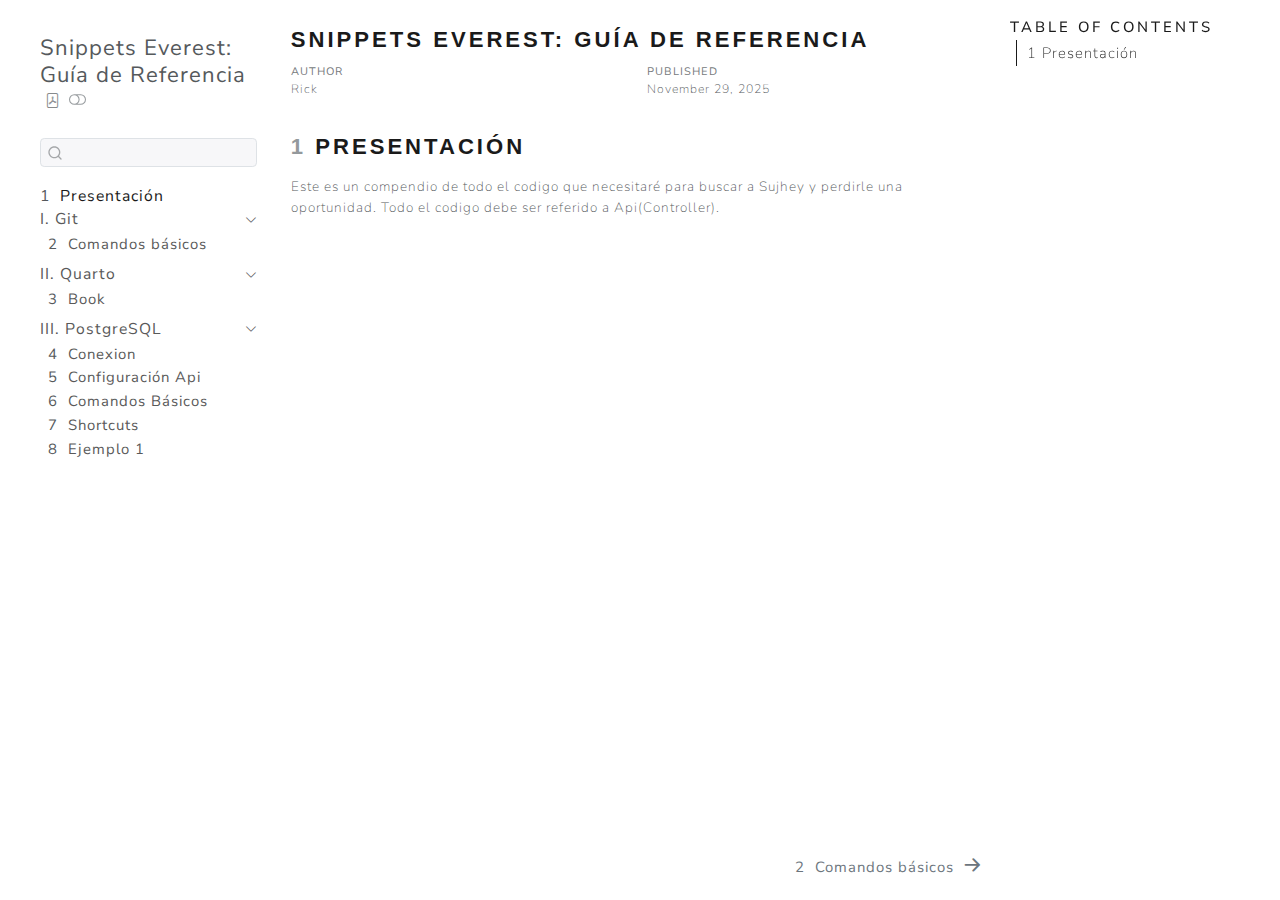
<file: index.html>
<!DOCTYPE html>
<html xmlns="http://www.w3.org/1999/xhtml" lang="en" xml:lang="en"><head>

<meta charset="utf-8">
<meta name="generator" content="quarto-1.7.23">

<meta name="viewport" content="width=device-width, initial-scale=1.0, user-scalable=yes">

<meta name="author" content="Rick">
<meta name="dcterms.date" content="2025-11-29">

<title>Snippets Everest: Guía de Referencia</title>
<style>
code{white-space: pre-wrap;}
span.smallcaps{font-variant: small-caps;}
div.columns{display: flex; gap: min(4vw, 1.5em);}
div.column{flex: auto; overflow-x: auto;}
div.hanging-indent{margin-left: 1.5em; text-indent: -1.5em;}
ul.task-list{list-style: none;}
ul.task-list li input[type="checkbox"] {
  width: 0.8em;
  margin: 0 0.8em 0.2em -1em; /* quarto-specific, see https://github.com/quarto-dev/quarto-cli/issues/4556 */ 
  vertical-align: middle;
}
</style>


<script src="site_libs/quarto-nav/quarto-nav.js"></script>
<script src="site_libs/quarto-nav/headroom.min.js"></script>
<script src="site_libs/clipboard/clipboard.min.js"></script>
<script src="site_libs/quarto-search/autocomplete.umd.js"></script>
<script src="site_libs/quarto-search/fuse.min.js"></script>
<script src="site_libs/quarto-search/quarto-search.js"></script>
<meta name="quarto:offset" content="./">
<link href="./Git/Comandos.html" rel="next">
<script src="site_libs/quarto-html/quarto.js" type="module"></script>
<script src="site_libs/quarto-html/tabsets/tabsets.js" type="module"></script>
<script src="site_libs/quarto-html/popper.min.js"></script>
<script src="site_libs/quarto-html/tippy.umd.min.js"></script>
<script src="site_libs/quarto-html/anchor.min.js"></script>
<link href="site_libs/quarto-html/tippy.css" rel="stylesheet">
<link href="site_libs/quarto-html/quarto-syntax-highlighting-dark-7271f29f9498218151f3120baddb7363.css" rel="stylesheet" class="quarto-color-scheme quarto-color-alternate" id="quarto-text-highlighting-styles">
<link href="site_libs/quarto-html/quarto-syntax-highlighting-226bd0f977fa82dfae4534cac220d79a.css" rel="stylesheet" class="quarto-color-scheme" id="quarto-text-highlighting-styles">
<script src="site_libs/bootstrap/bootstrap.min.js"></script>
<link href="site_libs/bootstrap/bootstrap-icons.css" rel="stylesheet">
<link href="site_libs/bootstrap/bootstrap-797cd9785c3901c68a1090156ceb6a41.min.css" rel="stylesheet" append-hash="true" class="quarto-color-scheme" id="quarto-bootstrap" data-mode="light">
<link href="site_libs/bootstrap/bootstrap-dark-58af68d1a1384f8c8ad4bd18c5f0ccb4.min.css" rel="stylesheet" append-hash="true" class="quarto-color-scheme quarto-color-alternate" id="quarto-bootstrap" data-mode="dark">
<link href="site_libs/bootstrap/bootstrap-797cd9785c3901c68a1090156ceb6a41.min.css" rel="stylesheet" append-hash="true" class="quarto-color-scheme-extra" id="quarto-bootstrap" data-mode="light">
<script id="quarto-search-options" type="application/json">{
  "location": "sidebar",
  "copy-button": false,
  "collapse-after": 3,
  "panel-placement": "start",
  "type": "textbox",
  "limit": 50,
  "keyboard-shortcut": [
    "f",
    "/",
    "s"
  ],
  "show-item-context": false,
  "language": {
    "search-no-results-text": "No results",
    "search-matching-documents-text": "matching documents",
    "search-copy-link-title": "Copy link to search",
    "search-hide-matches-text": "Hide additional matches",
    "search-more-match-text": "more match in this document",
    "search-more-matches-text": "more matches in this document",
    "search-clear-button-title": "Clear",
    "search-text-placeholder": "",
    "search-detached-cancel-button-title": "Cancel",
    "search-submit-button-title": "Submit",
    "search-label": "Search"
  }
}</script>


<link rel="stylesheet" href="https://fonts.googleapis.com/css2?family=Open+Sans:ital,wght@0,300..800;1,300..800&amp;display=swap">
<link rel="stylesheet" href="https://cdn.jsdelivr.net/npm/bootstrap-icons@1.11.3/font/bootstrap-icons.min.css">
<link rel="stylesheet" href="style.css">
</head>

<body class="nav-sidebar floating quarto-light"><script id="quarto-html-before-body" type="application/javascript">
    const toggleBodyColorMode = (bsSheetEl) => {
      const mode = bsSheetEl.getAttribute("data-mode");
      const bodyEl = window.document.querySelector("body");
      if (mode === "dark") {
        bodyEl.classList.add("quarto-dark");
        bodyEl.classList.remove("quarto-light");
      } else {
        bodyEl.classList.add("quarto-light");
        bodyEl.classList.remove("quarto-dark");
      }
    }
    const toggleBodyColorPrimary = () => {
      const bsSheetEl = window.document.querySelector("link#quarto-bootstrap:not([rel=disabled-stylesheet])");
      if (bsSheetEl) {
        toggleBodyColorMode(bsSheetEl);
      }
    }
    window.setColorSchemeToggle = (alternate) => {
      const toggles = window.document.querySelectorAll('.quarto-color-scheme-toggle');
      for (let i=0; i < toggles.length; i++) {
        const toggle = toggles[i];
        if (toggle) {
          if (alternate) {
            toggle.classList.add("alternate");
          } else {
            toggle.classList.remove("alternate");
          }
        }
      }
    };
    const toggleColorMode = (alternate) => {
      // Switch the stylesheets
      const primaryStylesheets = window.document.querySelectorAll('link.quarto-color-scheme:not(.quarto-color-alternate)');
      const alternateStylesheets = window.document.querySelectorAll('link.quarto-color-scheme.quarto-color-alternate');
      manageTransitions('#quarto-margin-sidebar .nav-link', false);
      if (alternate) {
        // note: dark is layered on light, we don't disable primary!
        enableStylesheet(alternateStylesheets);
        for (const sheetNode of alternateStylesheets) {
          if (sheetNode.id === "quarto-bootstrap") {
            toggleBodyColorMode(sheetNode);
          }
        }
      } else {
        disableStylesheet(alternateStylesheets);
        enableStylesheet(primaryStylesheets)
        toggleBodyColorPrimary();
      }
      manageTransitions('#quarto-margin-sidebar .nav-link', true);
      // Switch the toggles
      window.setColorSchemeToggle(alternate)
      // Hack to workaround the fact that safari doesn't
      // properly recolor the scrollbar when toggling (#1455)
      if (navigator.userAgent.indexOf('Safari') > 0 && navigator.userAgent.indexOf('Chrome') == -1) {
        manageTransitions("body", false);
        window.scrollTo(0, 1);
        setTimeout(() => {
          window.scrollTo(0, 0);
          manageTransitions("body", true);
        }, 40);
      }
    }
    const disableStylesheet = (stylesheets) => {
      for (let i=0; i < stylesheets.length; i++) {
        const stylesheet = stylesheets[i];
        stylesheet.rel = 'disabled-stylesheet';
      }
    }
    const enableStylesheet = (stylesheets) => {
      for (let i=0; i < stylesheets.length; i++) {
        const stylesheet = stylesheets[i];
        if(stylesheet.rel !== 'stylesheet') { // for Chrome, which will still FOUC without this check
          stylesheet.rel = 'stylesheet';
        }
      }
    }
    const manageTransitions = (selector, allowTransitions) => {
      const els = window.document.querySelectorAll(selector);
      for (let i=0; i < els.length; i++) {
        const el = els[i];
        if (allowTransitions) {
          el.classList.remove('notransition');
        } else {
          el.classList.add('notransition');
        }
      }
    }
    const isFileUrl = () => {
      return window.location.protocol === 'file:';
    }
    window.hasAlternateSentinel = () => {
      let styleSentinel = getColorSchemeSentinel();
      if (styleSentinel !== null) {
        return styleSentinel === "alternate";
      } else {
        return false;
      }
    }
    const setStyleSentinel = (alternate) => {
      const value = alternate ? "alternate" : "default";
      if (!isFileUrl()) {
        window.localStorage.setItem("quarto-color-scheme", value);
      } else {
        localAlternateSentinel = value;
      }
    }
    const getColorSchemeSentinel = () => {
      if (!isFileUrl()) {
        const storageValue = window.localStorage.getItem("quarto-color-scheme");
        return storageValue != null ? storageValue : localAlternateSentinel;
      } else {
        return localAlternateSentinel;
      }
    }
    const toggleGiscusIfUsed = (isAlternate, darkModeDefault) => {
      const baseTheme = document.querySelector('#giscus-base-theme')?.value ?? 'light';
      const alternateTheme = document.querySelector('#giscus-alt-theme')?.value ?? 'dark';
      let newTheme = '';
      if(darkModeDefault) {
        newTheme = isAlternate ? baseTheme : alternateTheme;
      } else {
        newTheme = isAlternate ? alternateTheme : baseTheme;
      }
      const changeGiscusTheme = () => {
        // From: https://github.com/giscus/giscus/issues/336
        const sendMessage = (message) => {
          const iframe = document.querySelector('iframe.giscus-frame');
          if (!iframe) return;
          iframe.contentWindow.postMessage({ giscus: message }, 'https://giscus.app');
        }
        sendMessage({
          setConfig: {
            theme: newTheme
          }
        });
      }
      const isGiscussLoaded = window.document.querySelector('iframe.giscus-frame') !== null;
      if (isGiscussLoaded) {
        changeGiscusTheme();
      }
    };
    const darkModeDefault = false;
    document.querySelector('link.quarto-color-scheme-extra').rel = 'disabled-stylesheet';
    let localAlternateSentinel = darkModeDefault ? 'alternate' : 'default';
    // Dark / light mode switch
    window.quartoToggleColorScheme = () => {
      // Read the current dark / light value
      let toAlternate = !window.hasAlternateSentinel();
      toggleColorMode(toAlternate);
      setStyleSentinel(toAlternate);
      toggleGiscusIfUsed(toAlternate, darkModeDefault);
    };
    // Switch to dark mode if need be
    if (window.hasAlternateSentinel()) {
      toggleColorMode(true);
    } else {
      toggleColorMode(false);
    }
  </script>

<div id="quarto-search-results"></div>
  <header id="quarto-header" class="headroom fixed-top">
  <nav class="quarto-secondary-nav">
    <div class="container-fluid d-flex">
      <button type="button" class="quarto-btn-toggle btn" data-bs-toggle="collapse" role="button" data-bs-target=".quarto-sidebar-collapse-item" aria-controls="quarto-sidebar" aria-expanded="false" aria-label="Toggle sidebar navigation" onclick="if (window.quartoToggleHeadroom) { window.quartoToggleHeadroom(); }">
        <i class="bi bi-layout-text-sidebar-reverse"></i>
      </button>
        <nav class="quarto-page-breadcrumbs" aria-label="breadcrumb"><ol class="breadcrumb"><li class="breadcrumb-item"><a href="./index.html"><span class="chapter-number">1</span>&nbsp; <span class="chapter-title">Presentación</span></a></li></ol></nav>
        <a class="flex-grow-1" role="navigation" data-bs-toggle="collapse" data-bs-target=".quarto-sidebar-collapse-item" aria-controls="quarto-sidebar" aria-expanded="false" aria-label="Toggle sidebar navigation" onclick="if (window.quartoToggleHeadroom) { window.quartoToggleHeadroom(); }">      
        </a>
      <button type="button" class="btn quarto-search-button" aria-label="Search" onclick="window.quartoOpenSearch();">
        <i class="bi bi-search"></i>
      </button>
    </div>
  </nav>
</header>
<!-- content -->
<div id="quarto-content" class="quarto-container page-columns page-rows-contents page-layout-article">
<!-- sidebar -->
  <nav id="quarto-sidebar" class="sidebar collapse collapse-horizontal quarto-sidebar-collapse-item sidebar-navigation floating overflow-auto">
    <div class="pt-lg-2 mt-2 text-left sidebar-header">
    <div class="sidebar-title mb-0 py-0">
      <a href="./">Snippets Everest: Guía de Referencia</a> 
        <div class="sidebar-tools-main">
    <a href="./Snippets-Everest--Guía-de-Referencia.pdf" title="Download PDF" class="quarto-navigation-tool px-1" aria-label="Download PDF"><i class="bi bi-file-pdf"></i></a>
  <a href="" class="quarto-color-scheme-toggle quarto-navigation-tool  px-1" onclick="window.quartoToggleColorScheme(); return false;" title="Toggle dark mode"><i class="bi"></i></a>
</div>
    </div>
      </div>
        <div class="mt-2 flex-shrink-0 align-items-center">
        <div class="sidebar-search">
        <div id="quarto-search" class="" title="Search"></div>
        </div>
        </div>
    <div class="sidebar-menu-container"> 
    <ul class="list-unstyled mt-1">
        <li class="sidebar-item">
  <div class="sidebar-item-container"> 
  <a href="./index.html" class="sidebar-item-text sidebar-link active">
 <span class="menu-text"><span class="chapter-number">1</span>&nbsp; <span class="chapter-title">Presentación</span></span></a>
  </div>
</li>
        <li class="sidebar-item sidebar-item-section">
      <div class="sidebar-item-container"> 
            <a class="sidebar-item-text sidebar-link text-start" data-bs-toggle="collapse" data-bs-target="#quarto-sidebar-section-1" role="navigation" aria-expanded="true">
 <span class="menu-text">I. Git</span></a>
          <a class="sidebar-item-toggle text-start" data-bs-toggle="collapse" data-bs-target="#quarto-sidebar-section-1" role="navigation" aria-expanded="true" aria-label="Toggle section">
            <i class="bi bi-chevron-right ms-2"></i>
          </a> 
      </div>
      <ul id="quarto-sidebar-section-1" class="collapse list-unstyled sidebar-section depth1 show">  
          <li class="sidebar-item">
  <div class="sidebar-item-container"> 
  <a href="./Git/Comandos.html" class="sidebar-item-text sidebar-link">
 <span class="menu-text"><span class="chapter-number">2</span>&nbsp; <span class="chapter-title">Comandos básicos</span></span></a>
  </div>
</li>
      </ul>
  </li>
        <li class="sidebar-item sidebar-item-section">
      <div class="sidebar-item-container"> 
            <a class="sidebar-item-text sidebar-link text-start" data-bs-toggle="collapse" data-bs-target="#quarto-sidebar-section-2" role="navigation" aria-expanded="true">
 <span class="menu-text">II. Quarto</span></a>
          <a class="sidebar-item-toggle text-start" data-bs-toggle="collapse" data-bs-target="#quarto-sidebar-section-2" role="navigation" aria-expanded="true" aria-label="Toggle section">
            <i class="bi bi-chevron-right ms-2"></i>
          </a> 
      </div>
      <ul id="quarto-sidebar-section-2" class="collapse list-unstyled sidebar-section depth1 show">  
          <li class="sidebar-item">
  <div class="sidebar-item-container"> 
  <a href="./QuartoDoc/Book.html" class="sidebar-item-text sidebar-link">
 <span class="menu-text"><span class="chapter-number">3</span>&nbsp; <span class="chapter-title">Book</span></span></a>
  </div>
</li>
      </ul>
  </li>
        <li class="sidebar-item sidebar-item-section">
      <div class="sidebar-item-container"> 
            <a class="sidebar-item-text sidebar-link text-start" data-bs-toggle="collapse" data-bs-target="#quarto-sidebar-section-3" role="navigation" aria-expanded="true">
 <span class="menu-text">III. PostgreSQL</span></a>
          <a class="sidebar-item-toggle text-start" data-bs-toggle="collapse" data-bs-target="#quarto-sidebar-section-3" role="navigation" aria-expanded="true" aria-label="Toggle section">
            <i class="bi bi-chevron-right ms-2"></i>
          </a> 
      </div>
      <ul id="quarto-sidebar-section-3" class="collapse list-unstyled sidebar-section depth1 show">  
          <li class="sidebar-item">
  <div class="sidebar-item-container"> 
  <a href="./PostgreSql/Conexion.html" class="sidebar-item-text sidebar-link">
 <span class="menu-text"><span class="chapter-number">4</span>&nbsp; <span class="chapter-title">Conexion</span></span></a>
  </div>
</li>
          <li class="sidebar-item">
  <div class="sidebar-item-container"> 
  <a href="./PostgreSql/ConfigApi.html" class="sidebar-item-text sidebar-link">
 <span class="menu-text"><span class="chapter-number">5</span>&nbsp; <span class="chapter-title">Configuración Api</span></span></a>
  </div>
</li>
          <li class="sidebar-item">
  <div class="sidebar-item-container"> 
  <a href="./PostgreSql/ComandosBasicos.html" class="sidebar-item-text sidebar-link">
 <span class="menu-text"><span class="chapter-number">6</span>&nbsp; <span class="chapter-title">Comandos Básicos</span></span></a>
  </div>
</li>
          <li class="sidebar-item">
  <div class="sidebar-item-container"> 
  <a href="./PostgreSql/Utilidades.html" class="sidebar-item-text sidebar-link">
 <span class="menu-text"><span class="chapter-number">7</span>&nbsp; <span class="chapter-title">Shortcuts</span></span></a>
  </div>
</li>
          <li class="sidebar-item">
  <div class="sidebar-item-container"> 
  <a href="./PostgreSql/Ejemplo1.html" class="sidebar-item-text sidebar-link">
 <span class="menu-text"><span class="chapter-number">8</span>&nbsp; <span class="chapter-title">Ejemplo 1</span></span></a>
  </div>
</li>
      </ul>
  </li>
    </ul>
    </div>
</nav>
<div id="quarto-sidebar-glass" class="quarto-sidebar-collapse-item" data-bs-toggle="collapse" data-bs-target=".quarto-sidebar-collapse-item"></div>
<!-- margin-sidebar -->
    <div id="quarto-margin-sidebar" class="sidebar margin-sidebar">
        <nav id="TOC" role="doc-toc" class="toc-active">
    <h2 id="toc-title">Table of contents</h2>
   
  <ul>
  <li><a href="#presentación" id="toc-presentación" class="nav-link active" data-scroll-target="#presentación"><span class="header-section-number">1</span> Presentación</a></li>
  </ul>
</nav>
    </div>
<!-- main -->
<main class="content" id="quarto-document-content">


<header id="title-block-header" class="quarto-title-block default">
<div class="quarto-title">
<h1 class="title">Snippets Everest: Guía de Referencia</h1>
</div>



<div class="quarto-title-meta">

    <div>
    <div class="quarto-title-meta-heading">Author</div>
    <div class="quarto-title-meta-contents">
             <p>Rick </p>
          </div>
  </div>
    
    <div>
    <div class="quarto-title-meta-heading">Published</div>
    <div class="quarto-title-meta-contents">
      <p class="date">November 29, 2025</p>
    </div>
  </div>
  
    
  </div>
  


</header>


<section id="presentación" class="level1" data-number="1">
<h1 data-number="1"><span class="header-section-number">1</span> Presentación</h1>
<p>Este es un compendio de todo el codigo que necesitaré para buscar a Sujhey y perdirle una oportunidad. Todo el codigo debe ser referido a Api(Controller).</p>


</section>

</main> <!-- /main -->
<script id="quarto-html-after-body" type="application/javascript">
  window.document.addEventListener("DOMContentLoaded", function (event) {
    // Ensure there is a toggle, if there isn't float one in the top right
    if (window.document.querySelector('.quarto-color-scheme-toggle') === null) {
      const a = window.document.createElement('a');
      a.classList.add('top-right');
      a.classList.add('quarto-color-scheme-toggle');
      a.href = "";
      a.onclick = function() { try { window.quartoToggleColorScheme(); } catch {} return false; };
      const i = window.document.createElement("i");
      i.classList.add('bi');
      a.appendChild(i);
      window.document.body.appendChild(a);
    }
    window.setColorSchemeToggle(window.hasAlternateSentinel())
    const icon = "";
    const anchorJS = new window.AnchorJS();
    anchorJS.options = {
      placement: 'right',
      icon: icon
    };
    anchorJS.add('.anchored');
    const isCodeAnnotation = (el) => {
      for (const clz of el.classList) {
        if (clz.startsWith('code-annotation-')) {                     
          return true;
        }
      }
      return false;
    }
    const onCopySuccess = function(e) {
      // button target
      const button = e.trigger;
      // don't keep focus
      button.blur();
      // flash "checked"
      button.classList.add('code-copy-button-checked');
      var currentTitle = button.getAttribute("title");
      button.setAttribute("title", "Copied!");
      let tooltip;
      if (window.bootstrap) {
        button.setAttribute("data-bs-toggle", "tooltip");
        button.setAttribute("data-bs-placement", "left");
        button.setAttribute("data-bs-title", "Copied!");
        tooltip = new bootstrap.Tooltip(button, 
          { trigger: "manual", 
            customClass: "code-copy-button-tooltip",
            offset: [0, -8]});
        tooltip.show();    
      }
      setTimeout(function() {
        if (tooltip) {
          tooltip.hide();
          button.removeAttribute("data-bs-title");
          button.removeAttribute("data-bs-toggle");
          button.removeAttribute("data-bs-placement");
        }
        button.setAttribute("title", currentTitle);
        button.classList.remove('code-copy-button-checked');
      }, 1000);
      // clear code selection
      e.clearSelection();
    }
    const getTextToCopy = function(trigger) {
        const codeEl = trigger.previousElementSibling.cloneNode(true);
        for (const childEl of codeEl.children) {
          if (isCodeAnnotation(childEl)) {
            childEl.remove();
          }
        }
        return codeEl.innerText;
    }
    const clipboard = new window.ClipboardJS('.code-copy-button:not([data-in-quarto-modal])', {
      text: getTextToCopy
    });
    clipboard.on('success', onCopySuccess);
    if (window.document.getElementById('quarto-embedded-source-code-modal')) {
      const clipboardModal = new window.ClipboardJS('.code-copy-button[data-in-quarto-modal]', {
        text: getTextToCopy,
        container: window.document.getElementById('quarto-embedded-source-code-modal')
      });
      clipboardModal.on('success', onCopySuccess);
    }
      var localhostRegex = new RegExp(/^(?:http|https):\/\/localhost\:?[0-9]*\//);
      var mailtoRegex = new RegExp(/^mailto:/);
        var filterRegex = new RegExp('/' + window.location.host + '/');
      var isInternal = (href) => {
          return filterRegex.test(href) || localhostRegex.test(href) || mailtoRegex.test(href);
      }
      // Inspect non-navigation links and adorn them if external
     var links = window.document.querySelectorAll('a[href]:not(.nav-link):not(.navbar-brand):not(.toc-action):not(.sidebar-link):not(.sidebar-item-toggle):not(.pagination-link):not(.no-external):not([aria-hidden]):not(.dropdown-item):not(.quarto-navigation-tool):not(.about-link)');
      for (var i=0; i<links.length; i++) {
        const link = links[i];
        if (!isInternal(link.href)) {
          // undo the damage that might have been done by quarto-nav.js in the case of
          // links that we want to consider external
          if (link.dataset.originalHref !== undefined) {
            link.href = link.dataset.originalHref;
          }
        }
      }
    function tippyHover(el, contentFn, onTriggerFn, onUntriggerFn) {
      const config = {
        allowHTML: true,
        maxWidth: 500,
        delay: 100,
        arrow: false,
        appendTo: function(el) {
            return el.parentElement;
        },
        interactive: true,
        interactiveBorder: 10,
        theme: 'quarto',
        placement: 'bottom-start',
      };
      if (contentFn) {
        config.content = contentFn;
      }
      if (onTriggerFn) {
        config.onTrigger = onTriggerFn;
      }
      if (onUntriggerFn) {
        config.onUntrigger = onUntriggerFn;
      }
      window.tippy(el, config); 
    }
    const noterefs = window.document.querySelectorAll('a[role="doc-noteref"]');
    for (var i=0; i<noterefs.length; i++) {
      const ref = noterefs[i];
      tippyHover(ref, function() {
        // use id or data attribute instead here
        let href = ref.getAttribute('data-footnote-href') || ref.getAttribute('href');
        try { href = new URL(href).hash; } catch {}
        const id = href.replace(/^#\/?/, "");
        const note = window.document.getElementById(id);
        if (note) {
          return note.innerHTML;
        } else {
          return "";
        }
      });
    }
    const xrefs = window.document.querySelectorAll('a.quarto-xref');
    const processXRef = (id, note) => {
      // Strip column container classes
      const stripColumnClz = (el) => {
        el.classList.remove("page-full", "page-columns");
        if (el.children) {
          for (const child of el.children) {
            stripColumnClz(child);
          }
        }
      }
      stripColumnClz(note)
      if (id === null || id.startsWith('sec-')) {
        // Special case sections, only their first couple elements
        const container = document.createElement("div");
        if (note.children && note.children.length > 2) {
          container.appendChild(note.children[0].cloneNode(true));
          for (let i = 1; i < note.children.length; i++) {
            const child = note.children[i];
            if (child.tagName === "P" && child.innerText === "") {
              continue;
            } else {
              container.appendChild(child.cloneNode(true));
              break;
            }
          }
          if (window.Quarto?.typesetMath) {
            window.Quarto.typesetMath(container);
          }
          return container.innerHTML
        } else {
          if (window.Quarto?.typesetMath) {
            window.Quarto.typesetMath(note);
          }
          return note.innerHTML;
        }
      } else {
        // Remove any anchor links if they are present
        const anchorLink = note.querySelector('a.anchorjs-link');
        if (anchorLink) {
          anchorLink.remove();
        }
        if (window.Quarto?.typesetMath) {
          window.Quarto.typesetMath(note);
        }
        if (note.classList.contains("callout")) {
          return note.outerHTML;
        } else {
          return note.innerHTML;
        }
      }
    }
    for (var i=0; i<xrefs.length; i++) {
      const xref = xrefs[i];
      tippyHover(xref, undefined, function(instance) {
        instance.disable();
        let url = xref.getAttribute('href');
        let hash = undefined; 
        if (url.startsWith('#')) {
          hash = url;
        } else {
          try { hash = new URL(url).hash; } catch {}
        }
        if (hash) {
          const id = hash.replace(/^#\/?/, "");
          const note = window.document.getElementById(id);
          if (note !== null) {
            try {
              const html = processXRef(id, note.cloneNode(true));
              instance.setContent(html);
            } finally {
              instance.enable();
              instance.show();
            }
          } else {
            // See if we can fetch this
            fetch(url.split('#')[0])
            .then(res => res.text())
            .then(html => {
              const parser = new DOMParser();
              const htmlDoc = parser.parseFromString(html, "text/html");
              const note = htmlDoc.getElementById(id);
              if (note !== null) {
                const html = processXRef(id, note);
                instance.setContent(html);
              } 
            }).finally(() => {
              instance.enable();
              instance.show();
            });
          }
        } else {
          // See if we can fetch a full url (with no hash to target)
          // This is a special case and we should probably do some content thinning / targeting
          fetch(url)
          .then(res => res.text())
          .then(html => {
            const parser = new DOMParser();
            const htmlDoc = parser.parseFromString(html, "text/html");
            const note = htmlDoc.querySelector('main.content');
            if (note !== null) {
              // This should only happen for chapter cross references
              // (since there is no id in the URL)
              // remove the first header
              if (note.children.length > 0 && note.children[0].tagName === "HEADER") {
                note.children[0].remove();
              }
              const html = processXRef(null, note);
              instance.setContent(html);
            } 
          }).finally(() => {
            instance.enable();
            instance.show();
          });
        }
      }, function(instance) {
      });
    }
        let selectedAnnoteEl;
        const selectorForAnnotation = ( cell, annotation) => {
          let cellAttr = 'data-code-cell="' + cell + '"';
          let lineAttr = 'data-code-annotation="' +  annotation + '"';
          const selector = 'span[' + cellAttr + '][' + lineAttr + ']';
          return selector;
        }
        const selectCodeLines = (annoteEl) => {
          const doc = window.document;
          const targetCell = annoteEl.getAttribute("data-target-cell");
          const targetAnnotation = annoteEl.getAttribute("data-target-annotation");
          const annoteSpan = window.document.querySelector(selectorForAnnotation(targetCell, targetAnnotation));
          const lines = annoteSpan.getAttribute("data-code-lines").split(",");
          const lineIds = lines.map((line) => {
            return targetCell + "-" + line;
          })
          let top = null;
          let height = null;
          let parent = null;
          if (lineIds.length > 0) {
              //compute the position of the single el (top and bottom and make a div)
              const el = window.document.getElementById(lineIds[0]);
              top = el.offsetTop;
              height = el.offsetHeight;
              parent = el.parentElement.parentElement;
            if (lineIds.length > 1) {
              const lastEl = window.document.getElementById(lineIds[lineIds.length - 1]);
              const bottom = lastEl.offsetTop + lastEl.offsetHeight;
              height = bottom - top;
            }
            if (top !== null && height !== null && parent !== null) {
              // cook up a div (if necessary) and position it 
              let div = window.document.getElementById("code-annotation-line-highlight");
              if (div === null) {
                div = window.document.createElement("div");
                div.setAttribute("id", "code-annotation-line-highlight");
                div.style.position = 'absolute';
                parent.appendChild(div);
              }
              div.style.top = top - 2 + "px";
              div.style.height = height + 4 + "px";
              div.style.left = 0;
              let gutterDiv = window.document.getElementById("code-annotation-line-highlight-gutter");
              if (gutterDiv === null) {
                gutterDiv = window.document.createElement("div");
                gutterDiv.setAttribute("id", "code-annotation-line-highlight-gutter");
                gutterDiv.style.position = 'absolute';
                const codeCell = window.document.getElementById(targetCell);
                const gutter = codeCell.querySelector('.code-annotation-gutter');
                gutter.appendChild(gutterDiv);
              }
              gutterDiv.style.top = top - 2 + "px";
              gutterDiv.style.height = height + 4 + "px";
            }
            selectedAnnoteEl = annoteEl;
          }
        };
        const unselectCodeLines = () => {
          const elementsIds = ["code-annotation-line-highlight", "code-annotation-line-highlight-gutter"];
          elementsIds.forEach((elId) => {
            const div = window.document.getElementById(elId);
            if (div) {
              div.remove();
            }
          });
          selectedAnnoteEl = undefined;
        };
          // Handle positioning of the toggle
      window.addEventListener(
        "resize",
        throttle(() => {
          elRect = undefined;
          if (selectedAnnoteEl) {
            selectCodeLines(selectedAnnoteEl);
          }
        }, 10)
      );
      function throttle(fn, ms) {
      let throttle = false;
      let timer;
        return (...args) => {
          if(!throttle) { // first call gets through
              fn.apply(this, args);
              throttle = true;
          } else { // all the others get throttled
              if(timer) clearTimeout(timer); // cancel #2
              timer = setTimeout(() => {
                fn.apply(this, args);
                timer = throttle = false;
              }, ms);
          }
        };
      }
        // Attach click handler to the DT
        const annoteDls = window.document.querySelectorAll('dt[data-target-cell]');
        for (const annoteDlNode of annoteDls) {
          annoteDlNode.addEventListener('click', (event) => {
            const clickedEl = event.target;
            if (clickedEl !== selectedAnnoteEl) {
              unselectCodeLines();
              const activeEl = window.document.querySelector('dt[data-target-cell].code-annotation-active');
              if (activeEl) {
                activeEl.classList.remove('code-annotation-active');
              }
              selectCodeLines(clickedEl);
              clickedEl.classList.add('code-annotation-active');
            } else {
              // Unselect the line
              unselectCodeLines();
              clickedEl.classList.remove('code-annotation-active');
            }
          });
        }
    const findCites = (el) => {
      const parentEl = el.parentElement;
      if (parentEl) {
        const cites = parentEl.dataset.cites;
        if (cites) {
          return {
            el,
            cites: cites.split(' ')
          };
        } else {
          return findCites(el.parentElement)
        }
      } else {
        return undefined;
      }
    };
    var bibliorefs = window.document.querySelectorAll('a[role="doc-biblioref"]');
    for (var i=0; i<bibliorefs.length; i++) {
      const ref = bibliorefs[i];
      const citeInfo = findCites(ref);
      if (citeInfo) {
        tippyHover(citeInfo.el, function() {
          var popup = window.document.createElement('div');
          citeInfo.cites.forEach(function(cite) {
            var citeDiv = window.document.createElement('div');
            citeDiv.classList.add('hanging-indent');
            citeDiv.classList.add('csl-entry');
            var biblioDiv = window.document.getElementById('ref-' + cite);
            if (biblioDiv) {
              citeDiv.innerHTML = biblioDiv.innerHTML;
            }
            popup.appendChild(citeDiv);
          });
          return popup.innerHTML;
        });
      }
    }
  });
  </script>
<nav class="page-navigation">
  <div class="nav-page nav-page-previous">
  </div>
  <div class="nav-page nav-page-next">
      <a href="./Git/Comandos.html" class="pagination-link" aria-label="Comandos básicos">
        <span class="nav-page-text"><span class="chapter-number">2</span>&nbsp; <span class="chapter-title">Comandos básicos</span></span> <i class="bi bi-arrow-right-short"></i>
      </a>
  </div>
</nav>
</div> <!-- /content -->




</body></html>
</file>
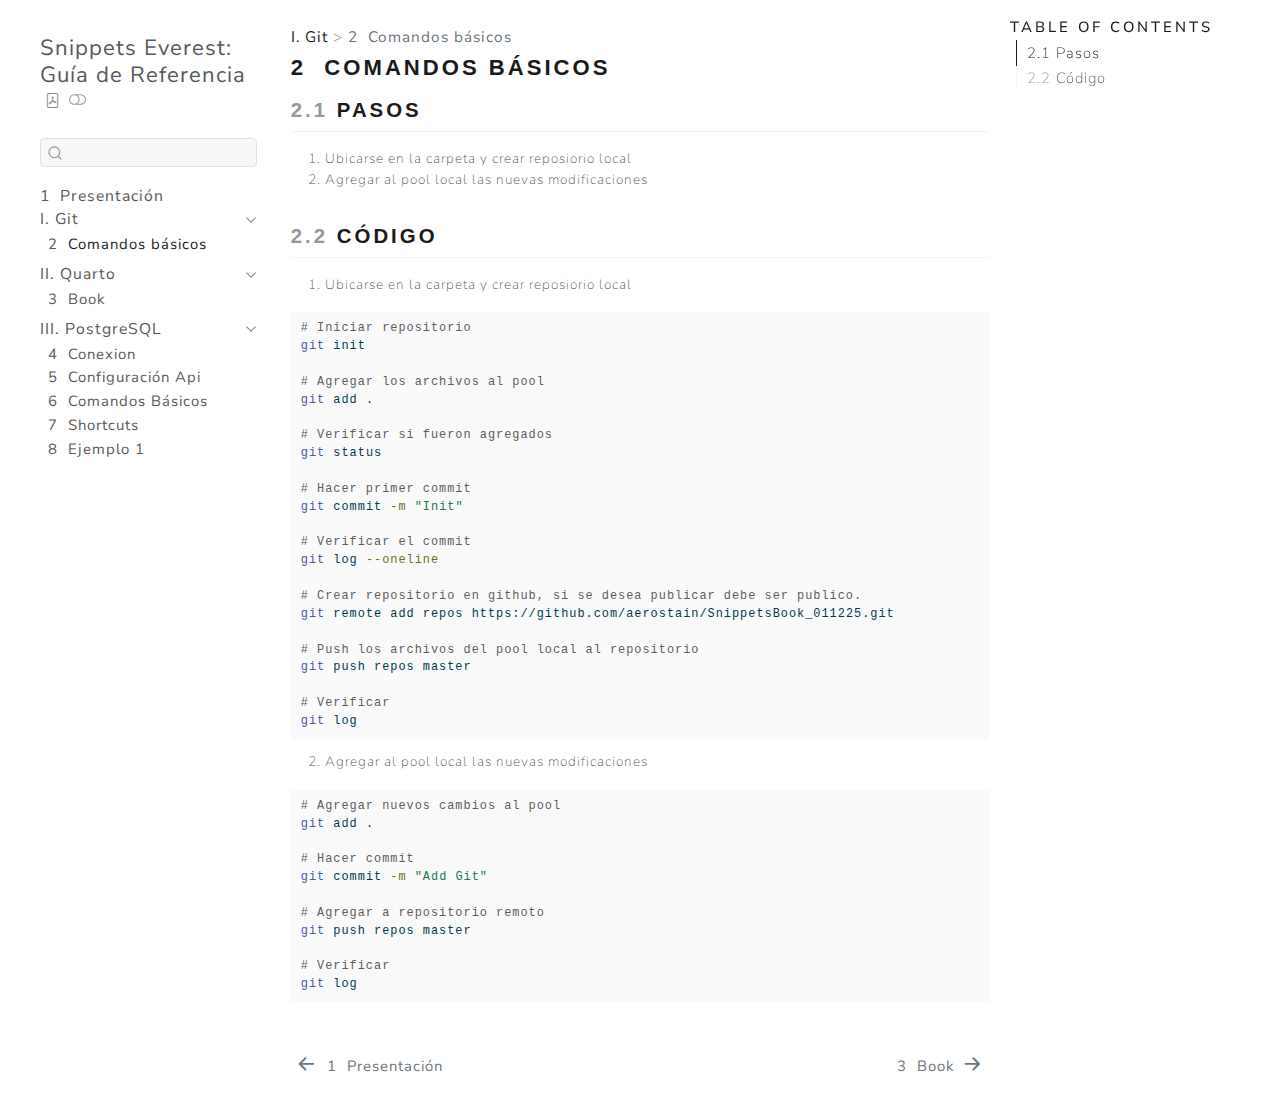
<file: Git/Comandos.html>
<!DOCTYPE html>
<html xmlns="http://www.w3.org/1999/xhtml" lang="en" xml:lang="en"><head>

<meta charset="utf-8">
<meta name="generator" content="quarto-1.7.23">

<meta name="viewport" content="width=device-width, initial-scale=1.0, user-scalable=yes">


<title>2&nbsp; Comandos básicos – Snippets Everest: Guía de Referencia</title>
<style>
code{white-space: pre-wrap;}
span.smallcaps{font-variant: small-caps;}
div.columns{display: flex; gap: min(4vw, 1.5em);}
div.column{flex: auto; overflow-x: auto;}
div.hanging-indent{margin-left: 1.5em; text-indent: -1.5em;}
ul.task-list{list-style: none;}
ul.task-list li input[type="checkbox"] {
  width: 0.8em;
  margin: 0 0.8em 0.2em -1em; /* quarto-specific, see https://github.com/quarto-dev/quarto-cli/issues/4556 */ 
  vertical-align: middle;
}
/* CSS for syntax highlighting */
html { -webkit-text-size-adjust: 100%; }
pre > code.sourceCode { white-space: pre; position: relative; }
pre > code.sourceCode > span { display: inline-block; line-height: 1.25; }
pre > code.sourceCode > span:empty { height: 1.2em; }
.sourceCode { overflow: visible; }
code.sourceCode > span { color: inherit; text-decoration: inherit; }
div.sourceCode { margin: 1em 0; }
pre.sourceCode { margin: 0; }
@media screen {
div.sourceCode { overflow: auto; }
}
@media print {
pre > code.sourceCode { white-space: pre-wrap; }
pre > code.sourceCode > span { text-indent: -5em; padding-left: 5em; }
}
pre.numberSource code
  { counter-reset: source-line 0; }
pre.numberSource code > span
  { position: relative; left: -4em; counter-increment: source-line; }
pre.numberSource code > span > a:first-child::before
  { content: counter(source-line);
    position: relative; left: -1em; text-align: right; vertical-align: baseline;
    border: none; display: inline-block;
    -webkit-touch-callout: none; -webkit-user-select: none;
    -khtml-user-select: none; -moz-user-select: none;
    -ms-user-select: none; user-select: none;
    padding: 0 4px; width: 4em;
  }
pre.numberSource { margin-left: 3em;  padding-left: 4px; }
div.sourceCode
  {   }
@media screen {
pre > code.sourceCode > span > a:first-child::before { text-decoration: underline; }
}
</style>


<script src="../site_libs/quarto-nav/quarto-nav.js"></script>
<script src="../site_libs/quarto-nav/headroom.min.js"></script>
<script src="../site_libs/clipboard/clipboard.min.js"></script>
<script src="../site_libs/quarto-search/autocomplete.umd.js"></script>
<script src="../site_libs/quarto-search/fuse.min.js"></script>
<script src="../site_libs/quarto-search/quarto-search.js"></script>
<meta name="quarto:offset" content="../">
<link href="../QuartoDoc/Book.html" rel="next">
<link href="../index.html" rel="prev">
<script src="../site_libs/quarto-html/quarto.js" type="module"></script>
<script src="../site_libs/quarto-html/tabsets/tabsets.js" type="module"></script>
<script src="../site_libs/quarto-html/popper.min.js"></script>
<script src="../site_libs/quarto-html/tippy.umd.min.js"></script>
<script src="../site_libs/quarto-html/anchor.min.js"></script>
<link href="../site_libs/quarto-html/tippy.css" rel="stylesheet">
<link href="../site_libs/quarto-html/quarto-syntax-highlighting-dark-7271f29f9498218151f3120baddb7363.css" rel="stylesheet" class="quarto-color-scheme quarto-color-alternate" id="quarto-text-highlighting-styles">
<link href="../site_libs/quarto-html/quarto-syntax-highlighting-226bd0f977fa82dfae4534cac220d79a.css" rel="stylesheet" class="quarto-color-scheme" id="quarto-text-highlighting-styles">
<script src="../site_libs/bootstrap/bootstrap.min.js"></script>
<link href="../site_libs/bootstrap/bootstrap-icons.css" rel="stylesheet">
<link href="../site_libs/bootstrap/bootstrap-797cd9785c3901c68a1090156ceb6a41.min.css" rel="stylesheet" append-hash="true" class="quarto-color-scheme" id="quarto-bootstrap" data-mode="light">
<link href="../site_libs/bootstrap/bootstrap-dark-58af68d1a1384f8c8ad4bd18c5f0ccb4.min.css" rel="stylesheet" append-hash="true" class="quarto-color-scheme quarto-color-alternate" id="quarto-bootstrap" data-mode="dark">
<link href="../site_libs/bootstrap/bootstrap-797cd9785c3901c68a1090156ceb6a41.min.css" rel="stylesheet" append-hash="true" class="quarto-color-scheme-extra" id="quarto-bootstrap" data-mode="light">
<script id="quarto-search-options" type="application/json">{
  "location": "sidebar",
  "copy-button": false,
  "collapse-after": 3,
  "panel-placement": "start",
  "type": "textbox",
  "limit": 50,
  "keyboard-shortcut": [
    "f",
    "/",
    "s"
  ],
  "show-item-context": false,
  "language": {
    "search-no-results-text": "No results",
    "search-matching-documents-text": "matching documents",
    "search-copy-link-title": "Copy link to search",
    "search-hide-matches-text": "Hide additional matches",
    "search-more-match-text": "more match in this document",
    "search-more-matches-text": "more matches in this document",
    "search-clear-button-title": "Clear",
    "search-text-placeholder": "",
    "search-detached-cancel-button-title": "Cancel",
    "search-submit-button-title": "Submit",
    "search-label": "Search"
  }
}</script>


<link rel="stylesheet" href="https://fonts.googleapis.com/css2?family=Open+Sans:ital,wght@0,300..800;1,300..800&amp;display=swap">
<link rel="stylesheet" href="https://cdn.jsdelivr.net/npm/bootstrap-icons@1.11.3/font/bootstrap-icons.min.css">
<link rel="stylesheet" href="../style.css">
</head>

<body class="nav-sidebar floating quarto-light"><script id="quarto-html-before-body" type="application/javascript">
    const toggleBodyColorMode = (bsSheetEl) => {
      const mode = bsSheetEl.getAttribute("data-mode");
      const bodyEl = window.document.querySelector("body");
      if (mode === "dark") {
        bodyEl.classList.add("quarto-dark");
        bodyEl.classList.remove("quarto-light");
      } else {
        bodyEl.classList.add("quarto-light");
        bodyEl.classList.remove("quarto-dark");
      }
    }
    const toggleBodyColorPrimary = () => {
      const bsSheetEl = window.document.querySelector("link#quarto-bootstrap:not([rel=disabled-stylesheet])");
      if (bsSheetEl) {
        toggleBodyColorMode(bsSheetEl);
      }
    }
    window.setColorSchemeToggle = (alternate) => {
      const toggles = window.document.querySelectorAll('.quarto-color-scheme-toggle');
      for (let i=0; i < toggles.length; i++) {
        const toggle = toggles[i];
        if (toggle) {
          if (alternate) {
            toggle.classList.add("alternate");
          } else {
            toggle.classList.remove("alternate");
          }
        }
      }
    };
    const toggleColorMode = (alternate) => {
      // Switch the stylesheets
      const primaryStylesheets = window.document.querySelectorAll('link.quarto-color-scheme:not(.quarto-color-alternate)');
      const alternateStylesheets = window.document.querySelectorAll('link.quarto-color-scheme.quarto-color-alternate');
      manageTransitions('#quarto-margin-sidebar .nav-link', false);
      if (alternate) {
        // note: dark is layered on light, we don't disable primary!
        enableStylesheet(alternateStylesheets);
        for (const sheetNode of alternateStylesheets) {
          if (sheetNode.id === "quarto-bootstrap") {
            toggleBodyColorMode(sheetNode);
          }
        }
      } else {
        disableStylesheet(alternateStylesheets);
        enableStylesheet(primaryStylesheets)
        toggleBodyColorPrimary();
      }
      manageTransitions('#quarto-margin-sidebar .nav-link', true);
      // Switch the toggles
      window.setColorSchemeToggle(alternate)
      // Hack to workaround the fact that safari doesn't
      // properly recolor the scrollbar when toggling (#1455)
      if (navigator.userAgent.indexOf('Safari') > 0 && navigator.userAgent.indexOf('Chrome') == -1) {
        manageTransitions("body", false);
        window.scrollTo(0, 1);
        setTimeout(() => {
          window.scrollTo(0, 0);
          manageTransitions("body", true);
        }, 40);
      }
    }
    const disableStylesheet = (stylesheets) => {
      for (let i=0; i < stylesheets.length; i++) {
        const stylesheet = stylesheets[i];
        stylesheet.rel = 'disabled-stylesheet';
      }
    }
    const enableStylesheet = (stylesheets) => {
      for (let i=0; i < stylesheets.length; i++) {
        const stylesheet = stylesheets[i];
        if(stylesheet.rel !== 'stylesheet') { // for Chrome, which will still FOUC without this check
          stylesheet.rel = 'stylesheet';
        }
      }
    }
    const manageTransitions = (selector, allowTransitions) => {
      const els = window.document.querySelectorAll(selector);
      for (let i=0; i < els.length; i++) {
        const el = els[i];
        if (allowTransitions) {
          el.classList.remove('notransition');
        } else {
          el.classList.add('notransition');
        }
      }
    }
    const isFileUrl = () => {
      return window.location.protocol === 'file:';
    }
    window.hasAlternateSentinel = () => {
      let styleSentinel = getColorSchemeSentinel();
      if (styleSentinel !== null) {
        return styleSentinel === "alternate";
      } else {
        return false;
      }
    }
    const setStyleSentinel = (alternate) => {
      const value = alternate ? "alternate" : "default";
      if (!isFileUrl()) {
        window.localStorage.setItem("quarto-color-scheme", value);
      } else {
        localAlternateSentinel = value;
      }
    }
    const getColorSchemeSentinel = () => {
      if (!isFileUrl()) {
        const storageValue = window.localStorage.getItem("quarto-color-scheme");
        return storageValue != null ? storageValue : localAlternateSentinel;
      } else {
        return localAlternateSentinel;
      }
    }
    const toggleGiscusIfUsed = (isAlternate, darkModeDefault) => {
      const baseTheme = document.querySelector('#giscus-base-theme')?.value ?? 'light';
      const alternateTheme = document.querySelector('#giscus-alt-theme')?.value ?? 'dark';
      let newTheme = '';
      if(darkModeDefault) {
        newTheme = isAlternate ? baseTheme : alternateTheme;
      } else {
        newTheme = isAlternate ? alternateTheme : baseTheme;
      }
      const changeGiscusTheme = () => {
        // From: https://github.com/giscus/giscus/issues/336
        const sendMessage = (message) => {
          const iframe = document.querySelector('iframe.giscus-frame');
          if (!iframe) return;
          iframe.contentWindow.postMessage({ giscus: message }, 'https://giscus.app');
        }
        sendMessage({
          setConfig: {
            theme: newTheme
          }
        });
      }
      const isGiscussLoaded = window.document.querySelector('iframe.giscus-frame') !== null;
      if (isGiscussLoaded) {
        changeGiscusTheme();
      }
    };
    const darkModeDefault = false;
    document.querySelector('link.quarto-color-scheme-extra').rel = 'disabled-stylesheet';
    let localAlternateSentinel = darkModeDefault ? 'alternate' : 'default';
    // Dark / light mode switch
    window.quartoToggleColorScheme = () => {
      // Read the current dark / light value
      let toAlternate = !window.hasAlternateSentinel();
      toggleColorMode(toAlternate);
      setStyleSentinel(toAlternate);
      toggleGiscusIfUsed(toAlternate, darkModeDefault);
    };
    // Switch to dark mode if need be
    if (window.hasAlternateSentinel()) {
      toggleColorMode(true);
    } else {
      toggleColorMode(false);
    }
  </script>

<div id="quarto-search-results"></div>
  <header id="quarto-header" class="headroom fixed-top">
  <nav class="quarto-secondary-nav">
    <div class="container-fluid d-flex">
      <button type="button" class="quarto-btn-toggle btn" data-bs-toggle="collapse" role="button" data-bs-target=".quarto-sidebar-collapse-item" aria-controls="quarto-sidebar" aria-expanded="false" aria-label="Toggle sidebar navigation" onclick="if (window.quartoToggleHeadroom) { window.quartoToggleHeadroom(); }">
        <i class="bi bi-layout-text-sidebar-reverse"></i>
      </button>
        <nav class="quarto-page-breadcrumbs" aria-label="breadcrumb"><ol class="breadcrumb"><li class="breadcrumb-item"><a href="../Git/Comandos.html">I. Git</a></li><li class="breadcrumb-item"><a href="../Git/Comandos.html"><span class="chapter-number">2</span>&nbsp; <span class="chapter-title">Comandos básicos</span></a></li></ol></nav>
        <a class="flex-grow-1" role="navigation" data-bs-toggle="collapse" data-bs-target=".quarto-sidebar-collapse-item" aria-controls="quarto-sidebar" aria-expanded="false" aria-label="Toggle sidebar navigation" onclick="if (window.quartoToggleHeadroom) { window.quartoToggleHeadroom(); }">      
        </a>
      <button type="button" class="btn quarto-search-button" aria-label="Search" onclick="window.quartoOpenSearch();">
        <i class="bi bi-search"></i>
      </button>
    </div>
  </nav>
</header>
<!-- content -->
<div id="quarto-content" class="quarto-container page-columns page-rows-contents page-layout-article">
<!-- sidebar -->
  <nav id="quarto-sidebar" class="sidebar collapse collapse-horizontal quarto-sidebar-collapse-item sidebar-navigation floating overflow-auto">
    <div class="pt-lg-2 mt-2 text-left sidebar-header">
    <div class="sidebar-title mb-0 py-0">
      <a href="../">Snippets Everest: Guía de Referencia</a> 
        <div class="sidebar-tools-main">
    <a href="../Snippets-Everest--Guía-de-Referencia.pdf" title="Download PDF" class="quarto-navigation-tool px-1" aria-label="Download PDF"><i class="bi bi-file-pdf"></i></a>
  <a href="" class="quarto-color-scheme-toggle quarto-navigation-tool  px-1" onclick="window.quartoToggleColorScheme(); return false;" title="Toggle dark mode"><i class="bi"></i></a>
</div>
    </div>
      </div>
        <div class="mt-2 flex-shrink-0 align-items-center">
        <div class="sidebar-search">
        <div id="quarto-search" class="" title="Search"></div>
        </div>
        </div>
    <div class="sidebar-menu-container"> 
    <ul class="list-unstyled mt-1">
        <li class="sidebar-item">
  <div class="sidebar-item-container"> 
  <a href="../index.html" class="sidebar-item-text sidebar-link">
 <span class="menu-text"><span class="chapter-number">1</span>&nbsp; <span class="chapter-title">Presentación</span></span></a>
  </div>
</li>
        <li class="sidebar-item sidebar-item-section">
      <div class="sidebar-item-container"> 
            <a class="sidebar-item-text sidebar-link text-start" data-bs-toggle="collapse" data-bs-target="#quarto-sidebar-section-1" role="navigation" aria-expanded="true">
 <span class="menu-text">I. Git</span></a>
          <a class="sidebar-item-toggle text-start" data-bs-toggle="collapse" data-bs-target="#quarto-sidebar-section-1" role="navigation" aria-expanded="true" aria-label="Toggle section">
            <i class="bi bi-chevron-right ms-2"></i>
          </a> 
      </div>
      <ul id="quarto-sidebar-section-1" class="collapse list-unstyled sidebar-section depth1 show">  
          <li class="sidebar-item">
  <div class="sidebar-item-container"> 
  <a href="../Git/Comandos.html" class="sidebar-item-text sidebar-link active">
 <span class="menu-text"><span class="chapter-number">2</span>&nbsp; <span class="chapter-title">Comandos básicos</span></span></a>
  </div>
</li>
      </ul>
  </li>
        <li class="sidebar-item sidebar-item-section">
      <div class="sidebar-item-container"> 
            <a class="sidebar-item-text sidebar-link text-start" data-bs-toggle="collapse" data-bs-target="#quarto-sidebar-section-2" role="navigation" aria-expanded="true">
 <span class="menu-text">II. Quarto</span></a>
          <a class="sidebar-item-toggle text-start" data-bs-toggle="collapse" data-bs-target="#quarto-sidebar-section-2" role="navigation" aria-expanded="true" aria-label="Toggle section">
            <i class="bi bi-chevron-right ms-2"></i>
          </a> 
      </div>
      <ul id="quarto-sidebar-section-2" class="collapse list-unstyled sidebar-section depth1 show">  
          <li class="sidebar-item">
  <div class="sidebar-item-container"> 
  <a href="../QuartoDoc/Book.html" class="sidebar-item-text sidebar-link">
 <span class="menu-text"><span class="chapter-number">3</span>&nbsp; <span class="chapter-title">Book</span></span></a>
  </div>
</li>
      </ul>
  </li>
        <li class="sidebar-item sidebar-item-section">
      <div class="sidebar-item-container"> 
            <a class="sidebar-item-text sidebar-link text-start" data-bs-toggle="collapse" data-bs-target="#quarto-sidebar-section-3" role="navigation" aria-expanded="true">
 <span class="menu-text">III. PostgreSQL</span></a>
          <a class="sidebar-item-toggle text-start" data-bs-toggle="collapse" data-bs-target="#quarto-sidebar-section-3" role="navigation" aria-expanded="true" aria-label="Toggle section">
            <i class="bi bi-chevron-right ms-2"></i>
          </a> 
      </div>
      <ul id="quarto-sidebar-section-3" class="collapse list-unstyled sidebar-section depth1 show">  
          <li class="sidebar-item">
  <div class="sidebar-item-container"> 
  <a href="../PostgreSql/Conexion.html" class="sidebar-item-text sidebar-link">
 <span class="menu-text"><span class="chapter-number">4</span>&nbsp; <span class="chapter-title">Conexion</span></span></a>
  </div>
</li>
          <li class="sidebar-item">
  <div class="sidebar-item-container"> 
  <a href="../PostgreSql/ConfigApi.html" class="sidebar-item-text sidebar-link">
 <span class="menu-text"><span class="chapter-number">5</span>&nbsp; <span class="chapter-title">Configuración Api</span></span></a>
  </div>
</li>
          <li class="sidebar-item">
  <div class="sidebar-item-container"> 
  <a href="../PostgreSql/ComandosBasicos.html" class="sidebar-item-text sidebar-link">
 <span class="menu-text"><span class="chapter-number">6</span>&nbsp; <span class="chapter-title">Comandos Básicos</span></span></a>
  </div>
</li>
          <li class="sidebar-item">
  <div class="sidebar-item-container"> 
  <a href="../PostgreSql/Utilidades.html" class="sidebar-item-text sidebar-link">
 <span class="menu-text"><span class="chapter-number">7</span>&nbsp; <span class="chapter-title">Shortcuts</span></span></a>
  </div>
</li>
          <li class="sidebar-item">
  <div class="sidebar-item-container"> 
  <a href="../PostgreSql/Ejemplo1.html" class="sidebar-item-text sidebar-link">
 <span class="menu-text"><span class="chapter-number">8</span>&nbsp; <span class="chapter-title">Ejemplo 1</span></span></a>
  </div>
</li>
      </ul>
  </li>
    </ul>
    </div>
</nav>
<div id="quarto-sidebar-glass" class="quarto-sidebar-collapse-item" data-bs-toggle="collapse" data-bs-target=".quarto-sidebar-collapse-item"></div>
<!-- margin-sidebar -->
    <div id="quarto-margin-sidebar" class="sidebar margin-sidebar">
        <nav id="TOC" role="doc-toc" class="toc-active">
    <h2 id="toc-title">Table of contents</h2>
   
  <ul>
  <li><a href="#pasos" id="toc-pasos" class="nav-link active" data-scroll-target="#pasos"><span class="header-section-number">2.1</span> Pasos</a></li>
  <li><a href="#código" id="toc-código" class="nav-link" data-scroll-target="#código"><span class="header-section-number">2.2</span> Código</a></li>
  </ul>
</nav>
    </div>
<!-- main -->
<main class="content" id="quarto-document-content">


<header id="title-block-header" class="quarto-title-block default"><nav class="quarto-page-breadcrumbs quarto-title-breadcrumbs d-none d-lg-block" aria-label="breadcrumb"><ol class="breadcrumb"><li class="breadcrumb-item"><a href="../Git/Comandos.html">I. Git</a></li><li class="breadcrumb-item"><a href="../Git/Comandos.html"><span class="chapter-number">2</span>&nbsp; <span class="chapter-title">Comandos básicos</span></a></li></ol></nav>
<div class="quarto-title">
<h1 class="title"><span class="chapter-number">2</span>&nbsp; <span class="chapter-title">Comandos básicos</span></h1>
</div>



<div class="quarto-title-meta">

    
  
    
  </div>
  


</header>


<section id="pasos" class="level2" data-number="2.1">
<h2 data-number="2.1" class="anchored" data-anchor-id="pasos"><span class="header-section-number">2.1</span> Pasos</h2>
<ol type="1">
<li>Ubicarse en la carpeta y crear reposiorio local</li>
<li>Agregar al pool local las nuevas modificaciones</li>
</ol>
</section>
<section id="código" class="level2" data-number="2.2">
<h2 data-number="2.2" class="anchored" data-anchor-id="código"><span class="header-section-number">2.2</span> Código</h2>
<ol type="1">
<li>Ubicarse en la carpeta y crear reposiorio local</li>
</ol>
<div class="sourceCode" id="cb1"><pre class="sourceCode bash code-with-copy"><code class="sourceCode bash"><span id="cb1-1"><a href="#cb1-1" aria-hidden="true" tabindex="-1"></a><span class="co"># Iniciar repositorio</span></span>
<span id="cb1-2"><a href="#cb1-2" aria-hidden="true" tabindex="-1"></a><span class="fu">git</span> init</span>
<span id="cb1-3"><a href="#cb1-3" aria-hidden="true" tabindex="-1"></a></span>
<span id="cb1-4"><a href="#cb1-4" aria-hidden="true" tabindex="-1"></a><span class="co"># Agregar los archivos al pool</span></span>
<span id="cb1-5"><a href="#cb1-5" aria-hidden="true" tabindex="-1"></a><span class="fu">git</span> add .</span>
<span id="cb1-6"><a href="#cb1-6" aria-hidden="true" tabindex="-1"></a></span>
<span id="cb1-7"><a href="#cb1-7" aria-hidden="true" tabindex="-1"></a><span class="co"># Verificar si fueron agregados</span></span>
<span id="cb1-8"><a href="#cb1-8" aria-hidden="true" tabindex="-1"></a><span class="fu">git</span> status</span>
<span id="cb1-9"><a href="#cb1-9" aria-hidden="true" tabindex="-1"></a></span>
<span id="cb1-10"><a href="#cb1-10" aria-hidden="true" tabindex="-1"></a><span class="co"># Hacer primer commit</span></span>
<span id="cb1-11"><a href="#cb1-11" aria-hidden="true" tabindex="-1"></a><span class="fu">git</span> commit <span class="at">-m</span> <span class="st">"Init"</span></span>
<span id="cb1-12"><a href="#cb1-12" aria-hidden="true" tabindex="-1"></a></span>
<span id="cb1-13"><a href="#cb1-13" aria-hidden="true" tabindex="-1"></a><span class="co"># Verificar el commit</span></span>
<span id="cb1-14"><a href="#cb1-14" aria-hidden="true" tabindex="-1"></a><span class="fu">git</span> log <span class="at">--oneline</span></span>
<span id="cb1-15"><a href="#cb1-15" aria-hidden="true" tabindex="-1"></a></span>
<span id="cb1-16"><a href="#cb1-16" aria-hidden="true" tabindex="-1"></a><span class="co"># Crear repositorio en github, si se desea publicar debe ser publico.</span></span>
<span id="cb1-17"><a href="#cb1-17" aria-hidden="true" tabindex="-1"></a><span class="fu">git</span> remote add repos https://github.com/aerostain/SnippetsBook_011225.git</span>
<span id="cb1-18"><a href="#cb1-18" aria-hidden="true" tabindex="-1"></a></span>
<span id="cb1-19"><a href="#cb1-19" aria-hidden="true" tabindex="-1"></a><span class="co"># Push los archivos del pool local al repositorio</span></span>
<span id="cb1-20"><a href="#cb1-20" aria-hidden="true" tabindex="-1"></a><span class="fu">git</span> push repos master</span>
<span id="cb1-21"><a href="#cb1-21" aria-hidden="true" tabindex="-1"></a></span>
<span id="cb1-22"><a href="#cb1-22" aria-hidden="true" tabindex="-1"></a><span class="co"># Verificar</span></span>
<span id="cb1-23"><a href="#cb1-23" aria-hidden="true" tabindex="-1"></a><span class="fu">git</span> log</span></code><button title="Copy to Clipboard" class="code-copy-button"><i class="bi"></i></button></pre></div>
<ol start="2" type="1">
<li>Agregar al pool local las nuevas modificaciones</li>
</ol>
<div class="sourceCode" id="cb2"><pre class="sourceCode bash code-with-copy"><code class="sourceCode bash"><span id="cb2-1"><a href="#cb2-1" aria-hidden="true" tabindex="-1"></a><span class="co"># Agregar nuevos cambios al pool</span></span>
<span id="cb2-2"><a href="#cb2-2" aria-hidden="true" tabindex="-1"></a><span class="fu">git</span> add .</span>
<span id="cb2-3"><a href="#cb2-3" aria-hidden="true" tabindex="-1"></a></span>
<span id="cb2-4"><a href="#cb2-4" aria-hidden="true" tabindex="-1"></a><span class="co"># Hacer commit</span></span>
<span id="cb2-5"><a href="#cb2-5" aria-hidden="true" tabindex="-1"></a><span class="fu">git</span> commit <span class="at">-m</span> <span class="st">"Add Git"</span></span>
<span id="cb2-6"><a href="#cb2-6" aria-hidden="true" tabindex="-1"></a></span>
<span id="cb2-7"><a href="#cb2-7" aria-hidden="true" tabindex="-1"></a><span class="co"># Agregar a repositorio remoto</span></span>
<span id="cb2-8"><a href="#cb2-8" aria-hidden="true" tabindex="-1"></a><span class="fu">git</span> push repos master</span>
<span id="cb2-9"><a href="#cb2-9" aria-hidden="true" tabindex="-1"></a></span>
<span id="cb2-10"><a href="#cb2-10" aria-hidden="true" tabindex="-1"></a><span class="co"># Verificar</span></span>
<span id="cb2-11"><a href="#cb2-11" aria-hidden="true" tabindex="-1"></a><span class="fu">git</span> log</span></code><button title="Copy to Clipboard" class="code-copy-button"><i class="bi"></i></button></pre></div>


</section>

</main> <!-- /main -->
<script id="quarto-html-after-body" type="application/javascript">
  window.document.addEventListener("DOMContentLoaded", function (event) {
    // Ensure there is a toggle, if there isn't float one in the top right
    if (window.document.querySelector('.quarto-color-scheme-toggle') === null) {
      const a = window.document.createElement('a');
      a.classList.add('top-right');
      a.classList.add('quarto-color-scheme-toggle');
      a.href = "";
      a.onclick = function() { try { window.quartoToggleColorScheme(); } catch {} return false; };
      const i = window.document.createElement("i");
      i.classList.add('bi');
      a.appendChild(i);
      window.document.body.appendChild(a);
    }
    window.setColorSchemeToggle(window.hasAlternateSentinel())
    const icon = "";
    const anchorJS = new window.AnchorJS();
    anchorJS.options = {
      placement: 'right',
      icon: icon
    };
    anchorJS.add('.anchored');
    const isCodeAnnotation = (el) => {
      for (const clz of el.classList) {
        if (clz.startsWith('code-annotation-')) {                     
          return true;
        }
      }
      return false;
    }
    const onCopySuccess = function(e) {
      // button target
      const button = e.trigger;
      // don't keep focus
      button.blur();
      // flash "checked"
      button.classList.add('code-copy-button-checked');
      var currentTitle = button.getAttribute("title");
      button.setAttribute("title", "Copied!");
      let tooltip;
      if (window.bootstrap) {
        button.setAttribute("data-bs-toggle", "tooltip");
        button.setAttribute("data-bs-placement", "left");
        button.setAttribute("data-bs-title", "Copied!");
        tooltip = new bootstrap.Tooltip(button, 
          { trigger: "manual", 
            customClass: "code-copy-button-tooltip",
            offset: [0, -8]});
        tooltip.show();    
      }
      setTimeout(function() {
        if (tooltip) {
          tooltip.hide();
          button.removeAttribute("data-bs-title");
          button.removeAttribute("data-bs-toggle");
          button.removeAttribute("data-bs-placement");
        }
        button.setAttribute("title", currentTitle);
        button.classList.remove('code-copy-button-checked');
      }, 1000);
      // clear code selection
      e.clearSelection();
    }
    const getTextToCopy = function(trigger) {
        const codeEl = trigger.previousElementSibling.cloneNode(true);
        for (const childEl of codeEl.children) {
          if (isCodeAnnotation(childEl)) {
            childEl.remove();
          }
        }
        return codeEl.innerText;
    }
    const clipboard = new window.ClipboardJS('.code-copy-button:not([data-in-quarto-modal])', {
      text: getTextToCopy
    });
    clipboard.on('success', onCopySuccess);
    if (window.document.getElementById('quarto-embedded-source-code-modal')) {
      const clipboardModal = new window.ClipboardJS('.code-copy-button[data-in-quarto-modal]', {
        text: getTextToCopy,
        container: window.document.getElementById('quarto-embedded-source-code-modal')
      });
      clipboardModal.on('success', onCopySuccess);
    }
      var localhostRegex = new RegExp(/^(?:http|https):\/\/localhost\:?[0-9]*\//);
      var mailtoRegex = new RegExp(/^mailto:/);
        var filterRegex = new RegExp('/' + window.location.host + '/');
      var isInternal = (href) => {
          return filterRegex.test(href) || localhostRegex.test(href) || mailtoRegex.test(href);
      }
      // Inspect non-navigation links and adorn them if external
     var links = window.document.querySelectorAll('a[href]:not(.nav-link):not(.navbar-brand):not(.toc-action):not(.sidebar-link):not(.sidebar-item-toggle):not(.pagination-link):not(.no-external):not([aria-hidden]):not(.dropdown-item):not(.quarto-navigation-tool):not(.about-link)');
      for (var i=0; i<links.length; i++) {
        const link = links[i];
        if (!isInternal(link.href)) {
          // undo the damage that might have been done by quarto-nav.js in the case of
          // links that we want to consider external
          if (link.dataset.originalHref !== undefined) {
            link.href = link.dataset.originalHref;
          }
        }
      }
    function tippyHover(el, contentFn, onTriggerFn, onUntriggerFn) {
      const config = {
        allowHTML: true,
        maxWidth: 500,
        delay: 100,
        arrow: false,
        appendTo: function(el) {
            return el.parentElement;
        },
        interactive: true,
        interactiveBorder: 10,
        theme: 'quarto',
        placement: 'bottom-start',
      };
      if (contentFn) {
        config.content = contentFn;
      }
      if (onTriggerFn) {
        config.onTrigger = onTriggerFn;
      }
      if (onUntriggerFn) {
        config.onUntrigger = onUntriggerFn;
      }
      window.tippy(el, config); 
    }
    const noterefs = window.document.querySelectorAll('a[role="doc-noteref"]');
    for (var i=0; i<noterefs.length; i++) {
      const ref = noterefs[i];
      tippyHover(ref, function() {
        // use id or data attribute instead here
        let href = ref.getAttribute('data-footnote-href') || ref.getAttribute('href');
        try { href = new URL(href).hash; } catch {}
        const id = href.replace(/^#\/?/, "");
        const note = window.document.getElementById(id);
        if (note) {
          return note.innerHTML;
        } else {
          return "";
        }
      });
    }
    const xrefs = window.document.querySelectorAll('a.quarto-xref');
    const processXRef = (id, note) => {
      // Strip column container classes
      const stripColumnClz = (el) => {
        el.classList.remove("page-full", "page-columns");
        if (el.children) {
          for (const child of el.children) {
            stripColumnClz(child);
          }
        }
      }
      stripColumnClz(note)
      if (id === null || id.startsWith('sec-')) {
        // Special case sections, only their first couple elements
        const container = document.createElement("div");
        if (note.children && note.children.length > 2) {
          container.appendChild(note.children[0].cloneNode(true));
          for (let i = 1; i < note.children.length; i++) {
            const child = note.children[i];
            if (child.tagName === "P" && child.innerText === "") {
              continue;
            } else {
              container.appendChild(child.cloneNode(true));
              break;
            }
          }
          if (window.Quarto?.typesetMath) {
            window.Quarto.typesetMath(container);
          }
          return container.innerHTML
        } else {
          if (window.Quarto?.typesetMath) {
            window.Quarto.typesetMath(note);
          }
          return note.innerHTML;
        }
      } else {
        // Remove any anchor links if they are present
        const anchorLink = note.querySelector('a.anchorjs-link');
        if (anchorLink) {
          anchorLink.remove();
        }
        if (window.Quarto?.typesetMath) {
          window.Quarto.typesetMath(note);
        }
        if (note.classList.contains("callout")) {
          return note.outerHTML;
        } else {
          return note.innerHTML;
        }
      }
    }
    for (var i=0; i<xrefs.length; i++) {
      const xref = xrefs[i];
      tippyHover(xref, undefined, function(instance) {
        instance.disable();
        let url = xref.getAttribute('href');
        let hash = undefined; 
        if (url.startsWith('#')) {
          hash = url;
        } else {
          try { hash = new URL(url).hash; } catch {}
        }
        if (hash) {
          const id = hash.replace(/^#\/?/, "");
          const note = window.document.getElementById(id);
          if (note !== null) {
            try {
              const html = processXRef(id, note.cloneNode(true));
              instance.setContent(html);
            } finally {
              instance.enable();
              instance.show();
            }
          } else {
            // See if we can fetch this
            fetch(url.split('#')[0])
            .then(res => res.text())
            .then(html => {
              const parser = new DOMParser();
              const htmlDoc = parser.parseFromString(html, "text/html");
              const note = htmlDoc.getElementById(id);
              if (note !== null) {
                const html = processXRef(id, note);
                instance.setContent(html);
              } 
            }).finally(() => {
              instance.enable();
              instance.show();
            });
          }
        } else {
          // See if we can fetch a full url (with no hash to target)
          // This is a special case and we should probably do some content thinning / targeting
          fetch(url)
          .then(res => res.text())
          .then(html => {
            const parser = new DOMParser();
            const htmlDoc = parser.parseFromString(html, "text/html");
            const note = htmlDoc.querySelector('main.content');
            if (note !== null) {
              // This should only happen for chapter cross references
              // (since there is no id in the URL)
              // remove the first header
              if (note.children.length > 0 && note.children[0].tagName === "HEADER") {
                note.children[0].remove();
              }
              const html = processXRef(null, note);
              instance.setContent(html);
            } 
          }).finally(() => {
            instance.enable();
            instance.show();
          });
        }
      }, function(instance) {
      });
    }
        let selectedAnnoteEl;
        const selectorForAnnotation = ( cell, annotation) => {
          let cellAttr = 'data-code-cell="' + cell + '"';
          let lineAttr = 'data-code-annotation="' +  annotation + '"';
          const selector = 'span[' + cellAttr + '][' + lineAttr + ']';
          return selector;
        }
        const selectCodeLines = (annoteEl) => {
          const doc = window.document;
          const targetCell = annoteEl.getAttribute("data-target-cell");
          const targetAnnotation = annoteEl.getAttribute("data-target-annotation");
          const annoteSpan = window.document.querySelector(selectorForAnnotation(targetCell, targetAnnotation));
          const lines = annoteSpan.getAttribute("data-code-lines").split(",");
          const lineIds = lines.map((line) => {
            return targetCell + "-" + line;
          })
          let top = null;
          let height = null;
          let parent = null;
          if (lineIds.length > 0) {
              //compute the position of the single el (top and bottom and make a div)
              const el = window.document.getElementById(lineIds[0]);
              top = el.offsetTop;
              height = el.offsetHeight;
              parent = el.parentElement.parentElement;
            if (lineIds.length > 1) {
              const lastEl = window.document.getElementById(lineIds[lineIds.length - 1]);
              const bottom = lastEl.offsetTop + lastEl.offsetHeight;
              height = bottom - top;
            }
            if (top !== null && height !== null && parent !== null) {
              // cook up a div (if necessary) and position it 
              let div = window.document.getElementById("code-annotation-line-highlight");
              if (div === null) {
                div = window.document.createElement("div");
                div.setAttribute("id", "code-annotation-line-highlight");
                div.style.position = 'absolute';
                parent.appendChild(div);
              }
              div.style.top = top - 2 + "px";
              div.style.height = height + 4 + "px";
              div.style.left = 0;
              let gutterDiv = window.document.getElementById("code-annotation-line-highlight-gutter");
              if (gutterDiv === null) {
                gutterDiv = window.document.createElement("div");
                gutterDiv.setAttribute("id", "code-annotation-line-highlight-gutter");
                gutterDiv.style.position = 'absolute';
                const codeCell = window.document.getElementById(targetCell);
                const gutter = codeCell.querySelector('.code-annotation-gutter');
                gutter.appendChild(gutterDiv);
              }
              gutterDiv.style.top = top - 2 + "px";
              gutterDiv.style.height = height + 4 + "px";
            }
            selectedAnnoteEl = annoteEl;
          }
        };
        const unselectCodeLines = () => {
          const elementsIds = ["code-annotation-line-highlight", "code-annotation-line-highlight-gutter"];
          elementsIds.forEach((elId) => {
            const div = window.document.getElementById(elId);
            if (div) {
              div.remove();
            }
          });
          selectedAnnoteEl = undefined;
        };
          // Handle positioning of the toggle
      window.addEventListener(
        "resize",
        throttle(() => {
          elRect = undefined;
          if (selectedAnnoteEl) {
            selectCodeLines(selectedAnnoteEl);
          }
        }, 10)
      );
      function throttle(fn, ms) {
      let throttle = false;
      let timer;
        return (...args) => {
          if(!throttle) { // first call gets through
              fn.apply(this, args);
              throttle = true;
          } else { // all the others get throttled
              if(timer) clearTimeout(timer); // cancel #2
              timer = setTimeout(() => {
                fn.apply(this, args);
                timer = throttle = false;
              }, ms);
          }
        };
      }
        // Attach click handler to the DT
        const annoteDls = window.document.querySelectorAll('dt[data-target-cell]');
        for (const annoteDlNode of annoteDls) {
          annoteDlNode.addEventListener('click', (event) => {
            const clickedEl = event.target;
            if (clickedEl !== selectedAnnoteEl) {
              unselectCodeLines();
              const activeEl = window.document.querySelector('dt[data-target-cell].code-annotation-active');
              if (activeEl) {
                activeEl.classList.remove('code-annotation-active');
              }
              selectCodeLines(clickedEl);
              clickedEl.classList.add('code-annotation-active');
            } else {
              // Unselect the line
              unselectCodeLines();
              clickedEl.classList.remove('code-annotation-active');
            }
          });
        }
    const findCites = (el) => {
      const parentEl = el.parentElement;
      if (parentEl) {
        const cites = parentEl.dataset.cites;
        if (cites) {
          return {
            el,
            cites: cites.split(' ')
          };
        } else {
          return findCites(el.parentElement)
        }
      } else {
        return undefined;
      }
    };
    var bibliorefs = window.document.querySelectorAll('a[role="doc-biblioref"]');
    for (var i=0; i<bibliorefs.length; i++) {
      const ref = bibliorefs[i];
      const citeInfo = findCites(ref);
      if (citeInfo) {
        tippyHover(citeInfo.el, function() {
          var popup = window.document.createElement('div');
          citeInfo.cites.forEach(function(cite) {
            var citeDiv = window.document.createElement('div');
            citeDiv.classList.add('hanging-indent');
            citeDiv.classList.add('csl-entry');
            var biblioDiv = window.document.getElementById('ref-' + cite);
            if (biblioDiv) {
              citeDiv.innerHTML = biblioDiv.innerHTML;
            }
            popup.appendChild(citeDiv);
          });
          return popup.innerHTML;
        });
      }
    }
  });
  </script>
<nav class="page-navigation">
  <div class="nav-page nav-page-previous">
      <a href="../index.html" class="pagination-link" aria-label="Presentación">
        <i class="bi bi-arrow-left-short"></i> <span class="nav-page-text"><span class="chapter-number">1</span>&nbsp; <span class="chapter-title">Presentación</span></span>
      </a>          
  </div>
  <div class="nav-page nav-page-next">
      <a href="../QuartoDoc/Book.html" class="pagination-link" aria-label="Book">
        <span class="nav-page-text"><span class="chapter-number">3</span>&nbsp; <span class="chapter-title">Book</span></span> <i class="bi bi-arrow-right-short"></i>
      </a>
  </div>
</nav>
</div> <!-- /content -->




</body></html>
</file>
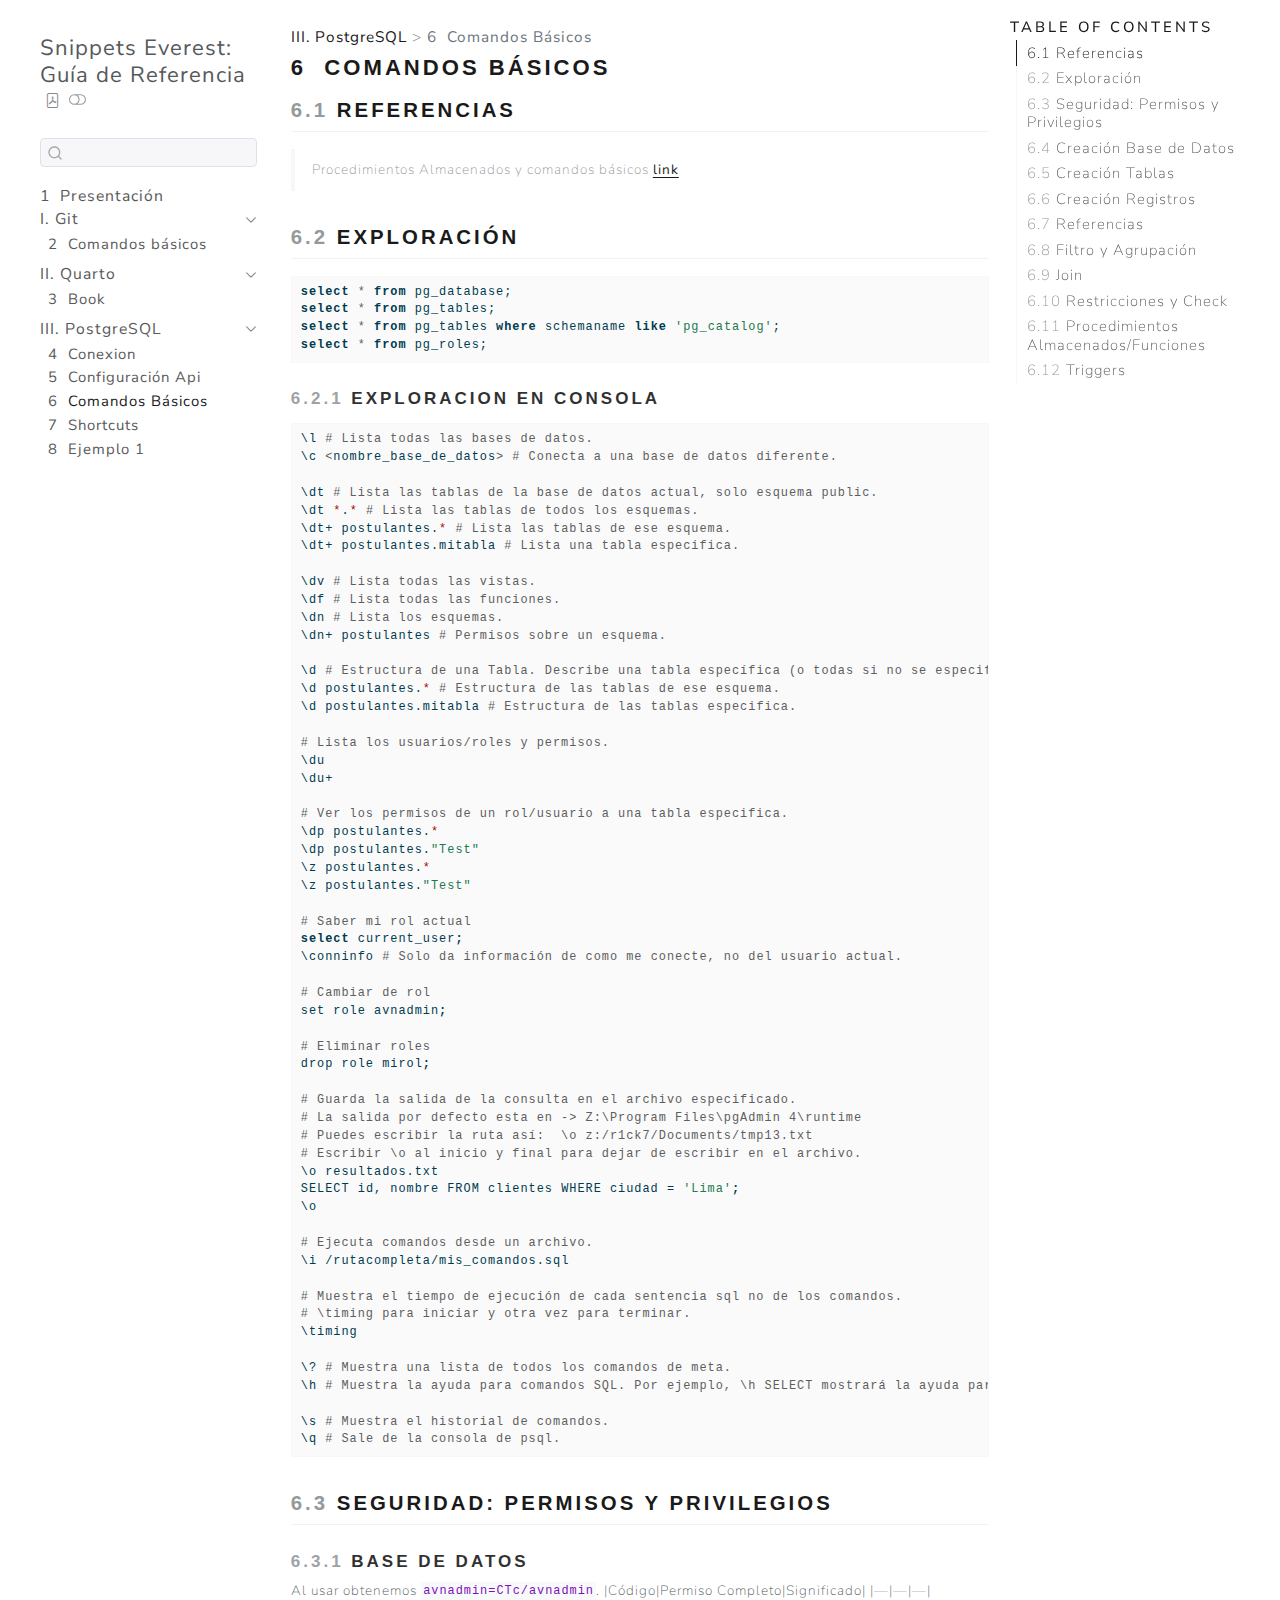
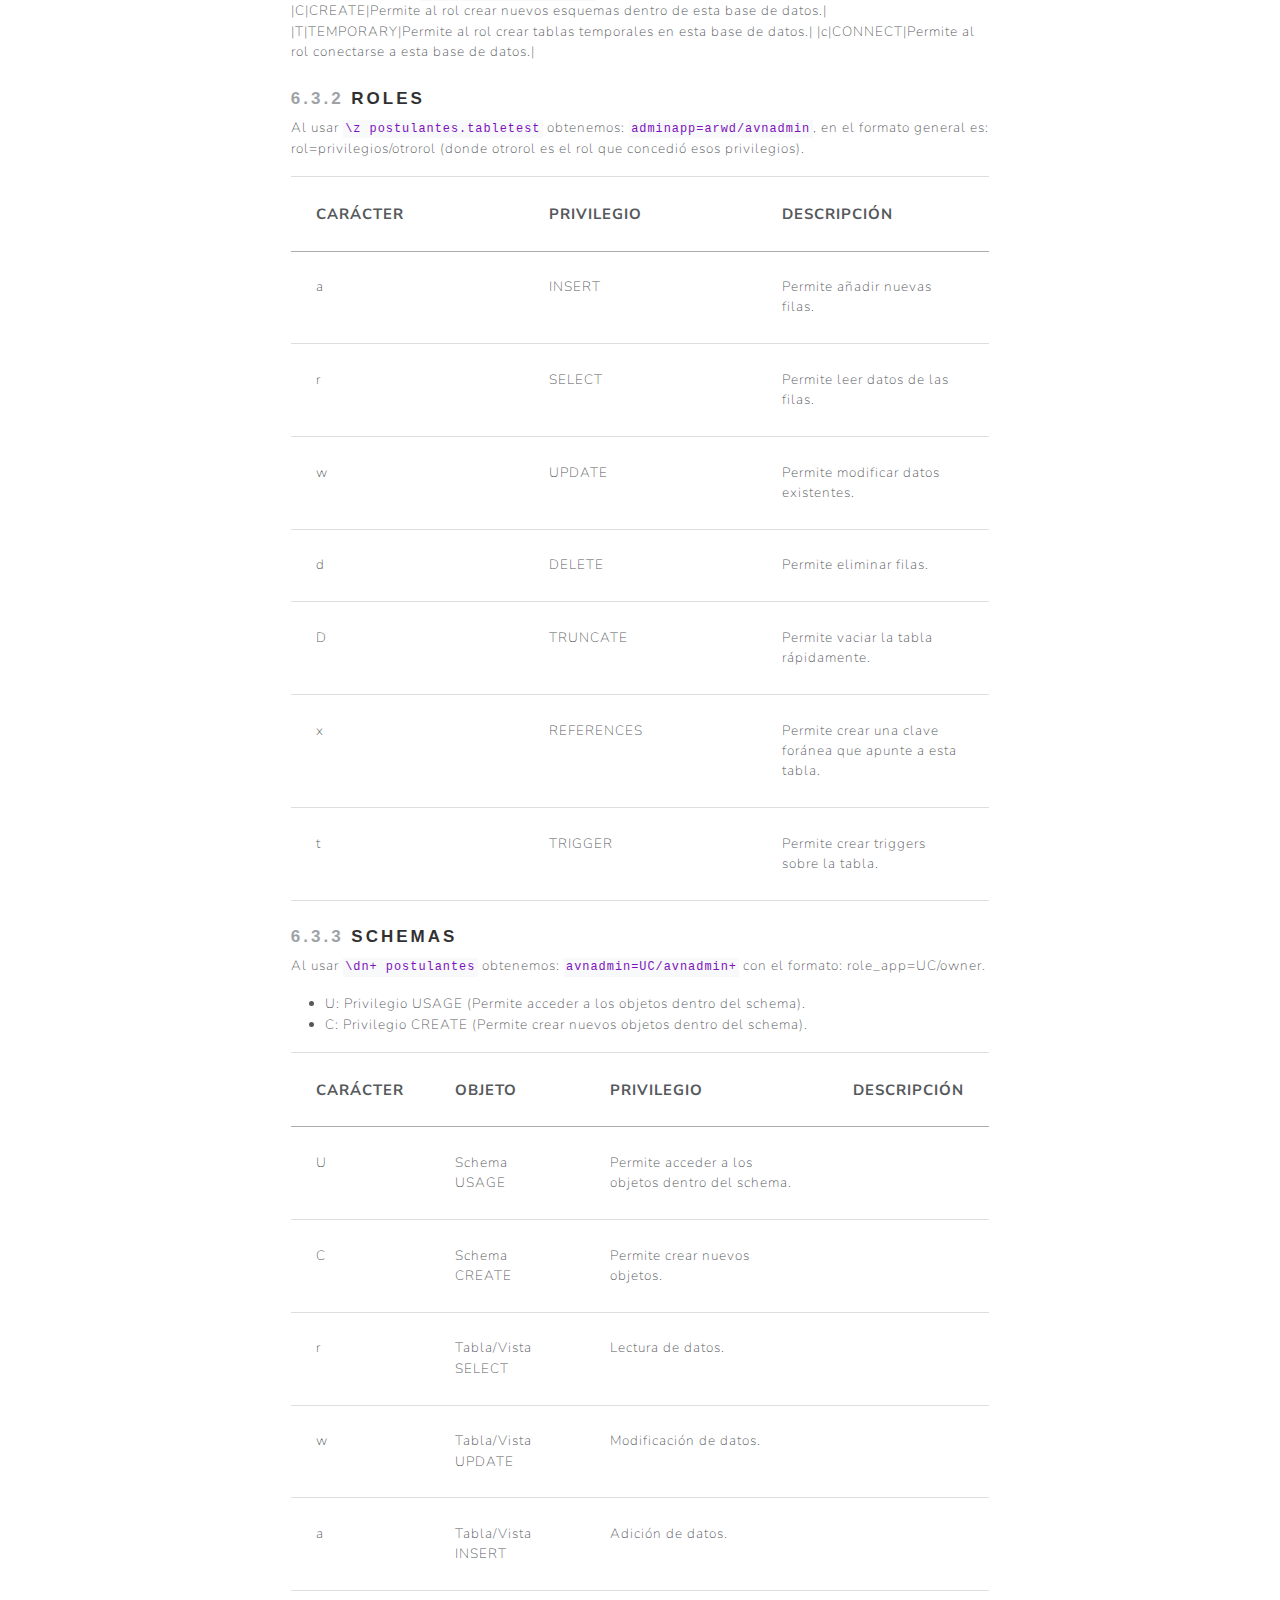
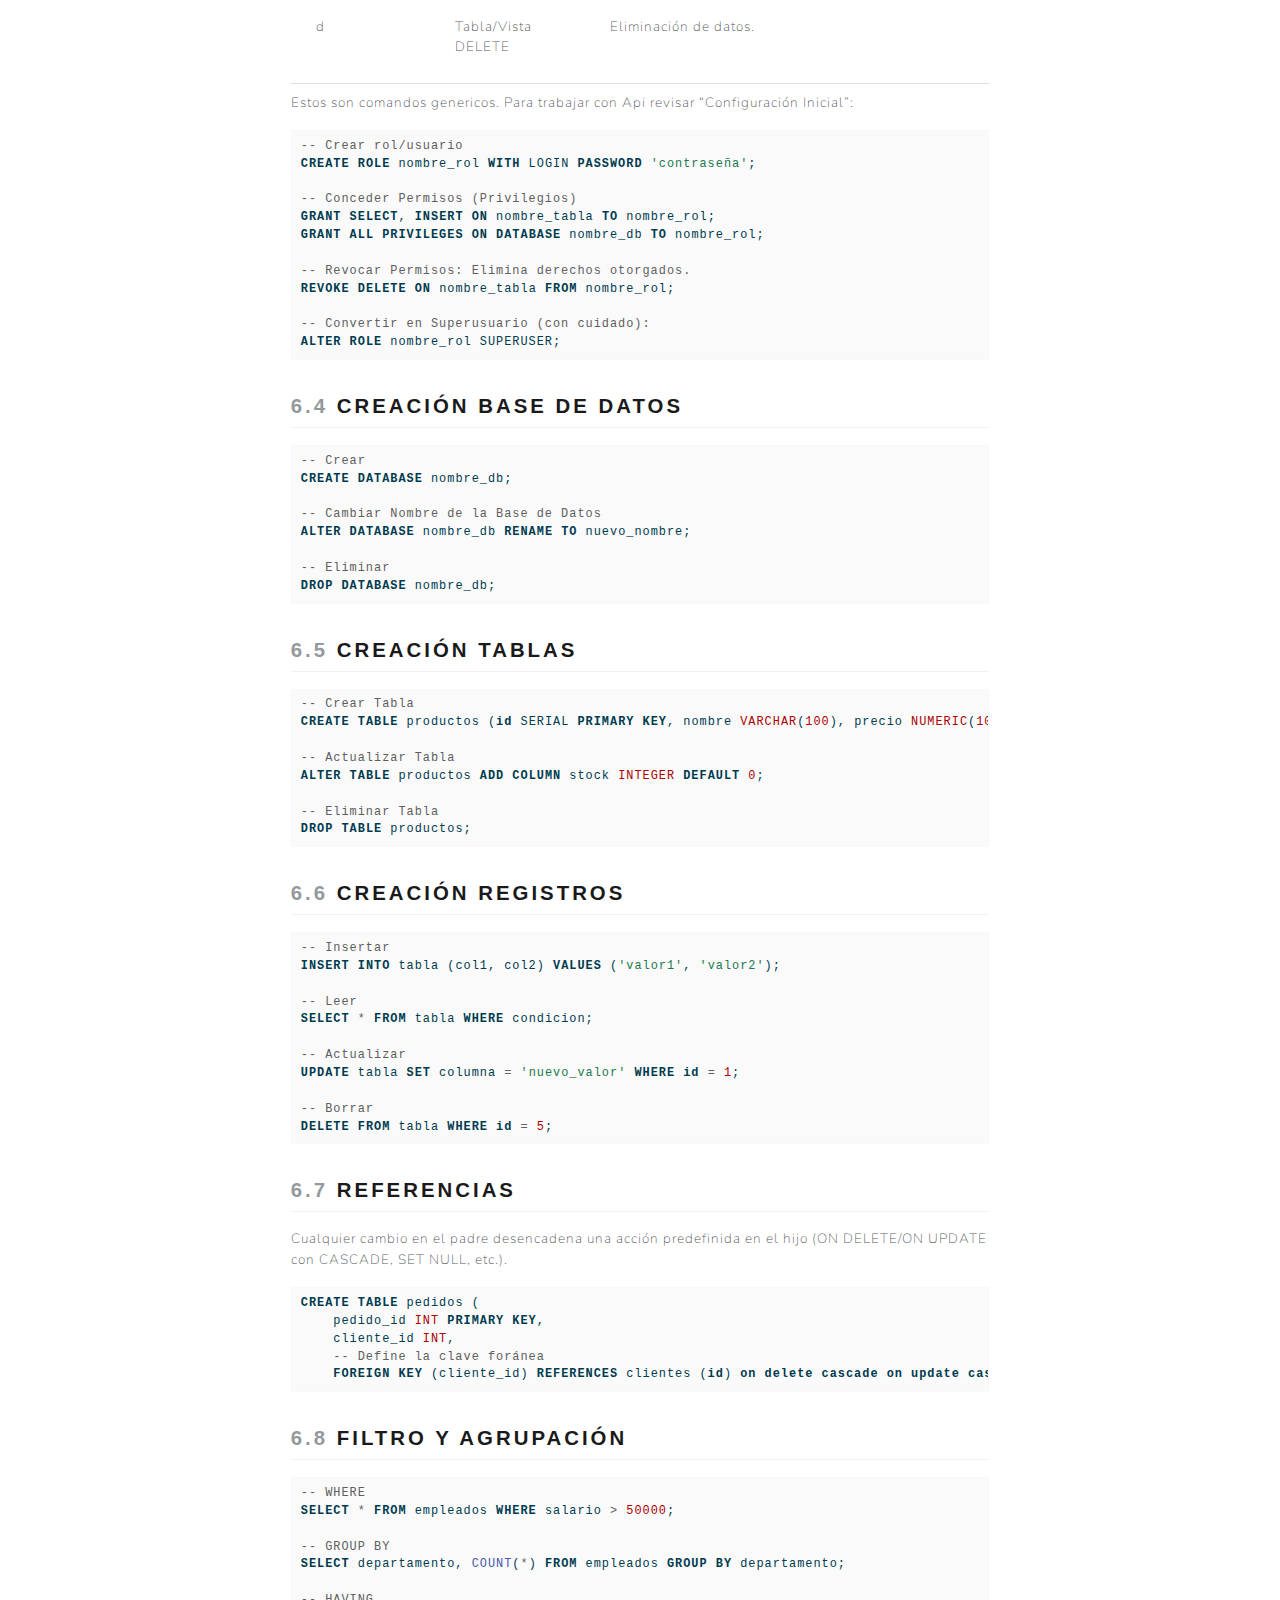
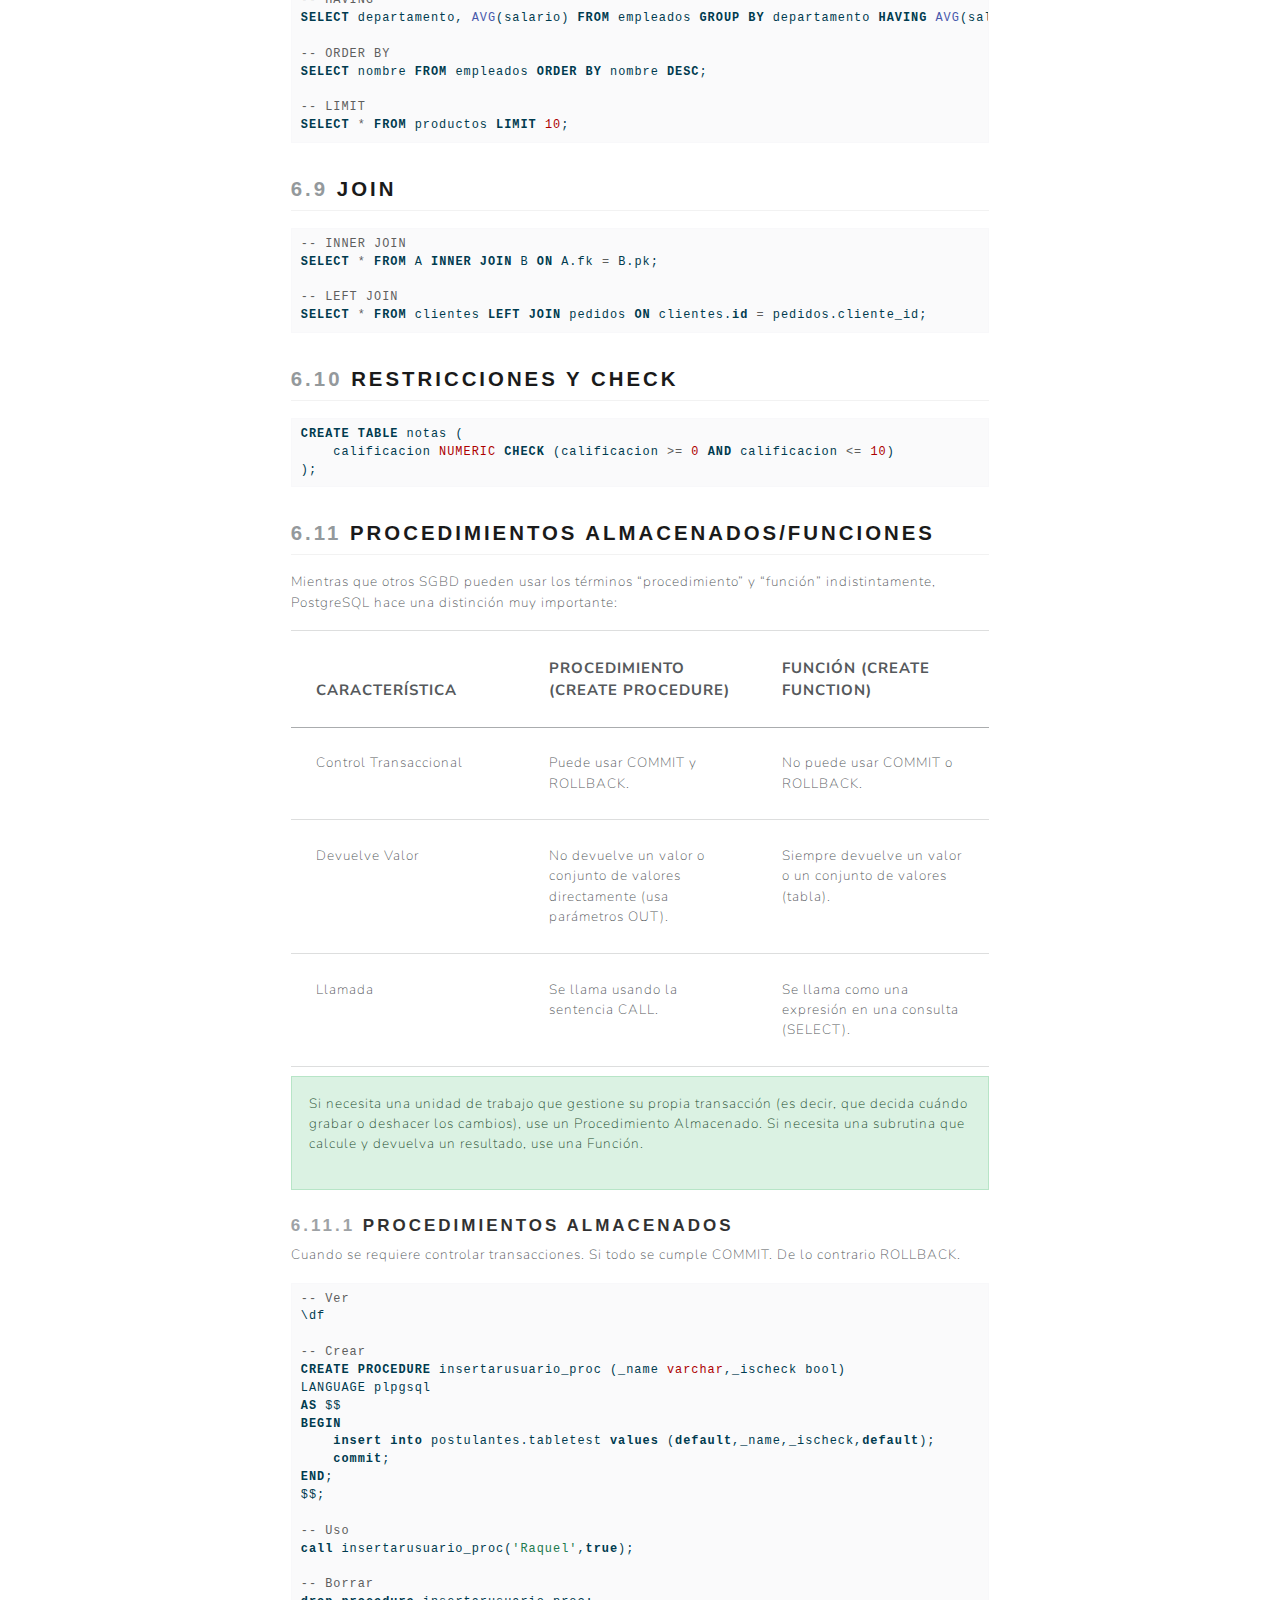
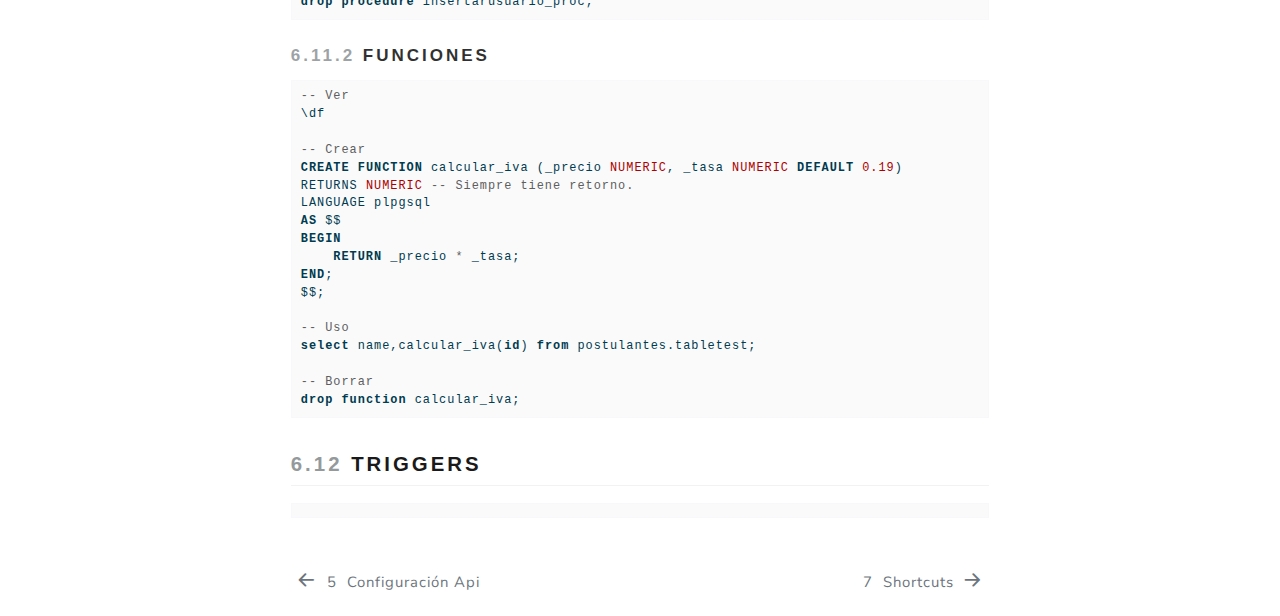
<file: PostgreSql/ComandosBasicos.html>
<!DOCTYPE html>
<html xmlns="http://www.w3.org/1999/xhtml" lang="en" xml:lang="en"><head>

<meta charset="utf-8">
<meta name="generator" content="quarto-1.7.23">

<meta name="viewport" content="width=device-width, initial-scale=1.0, user-scalable=yes">


<title>6&nbsp; Comandos Básicos – Snippets Everest: Guía de Referencia</title>
<style>
code{white-space: pre-wrap;}
span.smallcaps{font-variant: small-caps;}
div.columns{display: flex; gap: min(4vw, 1.5em);}
div.column{flex: auto; overflow-x: auto;}
div.hanging-indent{margin-left: 1.5em; text-indent: -1.5em;}
ul.task-list{list-style: none;}
ul.task-list li input[type="checkbox"] {
  width: 0.8em;
  margin: 0 0.8em 0.2em -1em; /* quarto-specific, see https://github.com/quarto-dev/quarto-cli/issues/4556 */ 
  vertical-align: middle;
}
/* CSS for syntax highlighting */
html { -webkit-text-size-adjust: 100%; }
pre > code.sourceCode { white-space: pre; position: relative; }
pre > code.sourceCode > span { display: inline-block; line-height: 1.25; }
pre > code.sourceCode > span:empty { height: 1.2em; }
.sourceCode { overflow: visible; }
code.sourceCode > span { color: inherit; text-decoration: inherit; }
div.sourceCode { margin: 1em 0; }
pre.sourceCode { margin: 0; }
@media screen {
div.sourceCode { overflow: auto; }
}
@media print {
pre > code.sourceCode { white-space: pre-wrap; }
pre > code.sourceCode > span { text-indent: -5em; padding-left: 5em; }
}
pre.numberSource code
  { counter-reset: source-line 0; }
pre.numberSource code > span
  { position: relative; left: -4em; counter-increment: source-line; }
pre.numberSource code > span > a:first-child::before
  { content: counter(source-line);
    position: relative; left: -1em; text-align: right; vertical-align: baseline;
    border: none; display: inline-block;
    -webkit-touch-callout: none; -webkit-user-select: none;
    -khtml-user-select: none; -moz-user-select: none;
    -ms-user-select: none; user-select: none;
    padding: 0 4px; width: 4em;
  }
pre.numberSource { margin-left: 3em;  padding-left: 4px; }
div.sourceCode
  {   }
@media screen {
pre > code.sourceCode > span > a:first-child::before { text-decoration: underline; }
}
</style>


<script src="../site_libs/quarto-nav/quarto-nav.js"></script>
<script src="../site_libs/quarto-nav/headroom.min.js"></script>
<script src="../site_libs/clipboard/clipboard.min.js"></script>
<script src="../site_libs/quarto-search/autocomplete.umd.js"></script>
<script src="../site_libs/quarto-search/fuse.min.js"></script>
<script src="../site_libs/quarto-search/quarto-search.js"></script>
<meta name="quarto:offset" content="../">
<link href="../PostgreSql/Utilidades.html" rel="next">
<link href="../PostgreSql/ConfigApi.html" rel="prev">
<script src="../site_libs/quarto-html/quarto.js" type="module"></script>
<script src="../site_libs/quarto-html/tabsets/tabsets.js" type="module"></script>
<script src="../site_libs/quarto-html/popper.min.js"></script>
<script src="../site_libs/quarto-html/tippy.umd.min.js"></script>
<script src="../site_libs/quarto-html/anchor.min.js"></script>
<link href="../site_libs/quarto-html/tippy.css" rel="stylesheet">
<link href="../site_libs/quarto-html/quarto-syntax-highlighting-dark-7271f29f9498218151f3120baddb7363.css" rel="stylesheet" class="quarto-color-scheme quarto-color-alternate" id="quarto-text-highlighting-styles">
<link href="../site_libs/quarto-html/quarto-syntax-highlighting-226bd0f977fa82dfae4534cac220d79a.css" rel="stylesheet" class="quarto-color-scheme" id="quarto-text-highlighting-styles">
<script src="../site_libs/bootstrap/bootstrap.min.js"></script>
<link href="../site_libs/bootstrap/bootstrap-icons.css" rel="stylesheet">
<link href="../site_libs/bootstrap/bootstrap-797cd9785c3901c68a1090156ceb6a41.min.css" rel="stylesheet" append-hash="true" class="quarto-color-scheme" id="quarto-bootstrap" data-mode="light">
<link href="../site_libs/bootstrap/bootstrap-dark-58af68d1a1384f8c8ad4bd18c5f0ccb4.min.css" rel="stylesheet" append-hash="true" class="quarto-color-scheme quarto-color-alternate" id="quarto-bootstrap" data-mode="dark">
<link href="../site_libs/bootstrap/bootstrap-797cd9785c3901c68a1090156ceb6a41.min.css" rel="stylesheet" append-hash="true" class="quarto-color-scheme-extra" id="quarto-bootstrap" data-mode="light">
<script id="quarto-search-options" type="application/json">{
  "location": "sidebar",
  "copy-button": false,
  "collapse-after": 3,
  "panel-placement": "start",
  "type": "textbox",
  "limit": 50,
  "keyboard-shortcut": [
    "f",
    "/",
    "s"
  ],
  "show-item-context": false,
  "language": {
    "search-no-results-text": "No results",
    "search-matching-documents-text": "matching documents",
    "search-copy-link-title": "Copy link to search",
    "search-hide-matches-text": "Hide additional matches",
    "search-more-match-text": "more match in this document",
    "search-more-matches-text": "more matches in this document",
    "search-clear-button-title": "Clear",
    "search-text-placeholder": "",
    "search-detached-cancel-button-title": "Cancel",
    "search-submit-button-title": "Submit",
    "search-label": "Search"
  }
}</script>


<link rel="stylesheet" href="https://fonts.googleapis.com/css2?family=Open+Sans:ital,wght@0,300..800;1,300..800&amp;display=swap">
<link rel="stylesheet" href="https://cdn.jsdelivr.net/npm/bootstrap-icons@1.11.3/font/bootstrap-icons.min.css">
<link rel="stylesheet" href="../style.css">
</head>

<body class="nav-sidebar floating quarto-light"><script id="quarto-html-before-body" type="application/javascript">
    const toggleBodyColorMode = (bsSheetEl) => {
      const mode = bsSheetEl.getAttribute("data-mode");
      const bodyEl = window.document.querySelector("body");
      if (mode === "dark") {
        bodyEl.classList.add("quarto-dark");
        bodyEl.classList.remove("quarto-light");
      } else {
        bodyEl.classList.add("quarto-light");
        bodyEl.classList.remove("quarto-dark");
      }
    }
    const toggleBodyColorPrimary = () => {
      const bsSheetEl = window.document.querySelector("link#quarto-bootstrap:not([rel=disabled-stylesheet])");
      if (bsSheetEl) {
        toggleBodyColorMode(bsSheetEl);
      }
    }
    window.setColorSchemeToggle = (alternate) => {
      const toggles = window.document.querySelectorAll('.quarto-color-scheme-toggle');
      for (let i=0; i < toggles.length; i++) {
        const toggle = toggles[i];
        if (toggle) {
          if (alternate) {
            toggle.classList.add("alternate");
          } else {
            toggle.classList.remove("alternate");
          }
        }
      }
    };
    const toggleColorMode = (alternate) => {
      // Switch the stylesheets
      const primaryStylesheets = window.document.querySelectorAll('link.quarto-color-scheme:not(.quarto-color-alternate)');
      const alternateStylesheets = window.document.querySelectorAll('link.quarto-color-scheme.quarto-color-alternate');
      manageTransitions('#quarto-margin-sidebar .nav-link', false);
      if (alternate) {
        // note: dark is layered on light, we don't disable primary!
        enableStylesheet(alternateStylesheets);
        for (const sheetNode of alternateStylesheets) {
          if (sheetNode.id === "quarto-bootstrap") {
            toggleBodyColorMode(sheetNode);
          }
        }
      } else {
        disableStylesheet(alternateStylesheets);
        enableStylesheet(primaryStylesheets)
        toggleBodyColorPrimary();
      }
      manageTransitions('#quarto-margin-sidebar .nav-link', true);
      // Switch the toggles
      window.setColorSchemeToggle(alternate)
      // Hack to workaround the fact that safari doesn't
      // properly recolor the scrollbar when toggling (#1455)
      if (navigator.userAgent.indexOf('Safari') > 0 && navigator.userAgent.indexOf('Chrome') == -1) {
        manageTransitions("body", false);
        window.scrollTo(0, 1);
        setTimeout(() => {
          window.scrollTo(0, 0);
          manageTransitions("body", true);
        }, 40);
      }
    }
    const disableStylesheet = (stylesheets) => {
      for (let i=0; i < stylesheets.length; i++) {
        const stylesheet = stylesheets[i];
        stylesheet.rel = 'disabled-stylesheet';
      }
    }
    const enableStylesheet = (stylesheets) => {
      for (let i=0; i < stylesheets.length; i++) {
        const stylesheet = stylesheets[i];
        if(stylesheet.rel !== 'stylesheet') { // for Chrome, which will still FOUC without this check
          stylesheet.rel = 'stylesheet';
        }
      }
    }
    const manageTransitions = (selector, allowTransitions) => {
      const els = window.document.querySelectorAll(selector);
      for (let i=0; i < els.length; i++) {
        const el = els[i];
        if (allowTransitions) {
          el.classList.remove('notransition');
        } else {
          el.classList.add('notransition');
        }
      }
    }
    const isFileUrl = () => {
      return window.location.protocol === 'file:';
    }
    window.hasAlternateSentinel = () => {
      let styleSentinel = getColorSchemeSentinel();
      if (styleSentinel !== null) {
        return styleSentinel === "alternate";
      } else {
        return false;
      }
    }
    const setStyleSentinel = (alternate) => {
      const value = alternate ? "alternate" : "default";
      if (!isFileUrl()) {
        window.localStorage.setItem("quarto-color-scheme", value);
      } else {
        localAlternateSentinel = value;
      }
    }
    const getColorSchemeSentinel = () => {
      if (!isFileUrl()) {
        const storageValue = window.localStorage.getItem("quarto-color-scheme");
        return storageValue != null ? storageValue : localAlternateSentinel;
      } else {
        return localAlternateSentinel;
      }
    }
    const toggleGiscusIfUsed = (isAlternate, darkModeDefault) => {
      const baseTheme = document.querySelector('#giscus-base-theme')?.value ?? 'light';
      const alternateTheme = document.querySelector('#giscus-alt-theme')?.value ?? 'dark';
      let newTheme = '';
      if(darkModeDefault) {
        newTheme = isAlternate ? baseTheme : alternateTheme;
      } else {
        newTheme = isAlternate ? alternateTheme : baseTheme;
      }
      const changeGiscusTheme = () => {
        // From: https://github.com/giscus/giscus/issues/336
        const sendMessage = (message) => {
          const iframe = document.querySelector('iframe.giscus-frame');
          if (!iframe) return;
          iframe.contentWindow.postMessage({ giscus: message }, 'https://giscus.app');
        }
        sendMessage({
          setConfig: {
            theme: newTheme
          }
        });
      }
      const isGiscussLoaded = window.document.querySelector('iframe.giscus-frame') !== null;
      if (isGiscussLoaded) {
        changeGiscusTheme();
      }
    };
    const darkModeDefault = false;
    document.querySelector('link.quarto-color-scheme-extra').rel = 'disabled-stylesheet';
    let localAlternateSentinel = darkModeDefault ? 'alternate' : 'default';
    // Dark / light mode switch
    window.quartoToggleColorScheme = () => {
      // Read the current dark / light value
      let toAlternate = !window.hasAlternateSentinel();
      toggleColorMode(toAlternate);
      setStyleSentinel(toAlternate);
      toggleGiscusIfUsed(toAlternate, darkModeDefault);
    };
    // Switch to dark mode if need be
    if (window.hasAlternateSentinel()) {
      toggleColorMode(true);
    } else {
      toggleColorMode(false);
    }
  </script>

<div id="quarto-search-results"></div>
  <header id="quarto-header" class="headroom fixed-top">
  <nav class="quarto-secondary-nav">
    <div class="container-fluid d-flex">
      <button type="button" class="quarto-btn-toggle btn" data-bs-toggle="collapse" role="button" data-bs-target=".quarto-sidebar-collapse-item" aria-controls="quarto-sidebar" aria-expanded="false" aria-label="Toggle sidebar navigation" onclick="if (window.quartoToggleHeadroom) { window.quartoToggleHeadroom(); }">
        <i class="bi bi-layout-text-sidebar-reverse"></i>
      </button>
        <nav class="quarto-page-breadcrumbs" aria-label="breadcrumb"><ol class="breadcrumb"><li class="breadcrumb-item"><a href="../PostgreSql/Conexion.html">III. PostgreSQL</a></li><li class="breadcrumb-item"><a href="../PostgreSql/ComandosBasicos.html"><span class="chapter-number">6</span>&nbsp; <span class="chapter-title">Comandos Básicos</span></a></li></ol></nav>
        <a class="flex-grow-1" role="navigation" data-bs-toggle="collapse" data-bs-target=".quarto-sidebar-collapse-item" aria-controls="quarto-sidebar" aria-expanded="false" aria-label="Toggle sidebar navigation" onclick="if (window.quartoToggleHeadroom) { window.quartoToggleHeadroom(); }">      
        </a>
      <button type="button" class="btn quarto-search-button" aria-label="Search" onclick="window.quartoOpenSearch();">
        <i class="bi bi-search"></i>
      </button>
    </div>
  </nav>
</header>
<!-- content -->
<div id="quarto-content" class="quarto-container page-columns page-rows-contents page-layout-article">
<!-- sidebar -->
  <nav id="quarto-sidebar" class="sidebar collapse collapse-horizontal quarto-sidebar-collapse-item sidebar-navigation floating overflow-auto">
    <div class="pt-lg-2 mt-2 text-left sidebar-header">
    <div class="sidebar-title mb-0 py-0">
      <a href="../">Snippets Everest: Guía de Referencia</a> 
        <div class="sidebar-tools-main">
    <a href="../Snippets-Everest--Guía-de-Referencia.pdf" title="Download PDF" class="quarto-navigation-tool px-1" aria-label="Download PDF"><i class="bi bi-file-pdf"></i></a>
  <a href="" class="quarto-color-scheme-toggle quarto-navigation-tool  px-1" onclick="window.quartoToggleColorScheme(); return false;" title="Toggle dark mode"><i class="bi"></i></a>
</div>
    </div>
      </div>
        <div class="mt-2 flex-shrink-0 align-items-center">
        <div class="sidebar-search">
        <div id="quarto-search" class="" title="Search"></div>
        </div>
        </div>
    <div class="sidebar-menu-container"> 
    <ul class="list-unstyled mt-1">
        <li class="sidebar-item">
  <div class="sidebar-item-container"> 
  <a href="../index.html" class="sidebar-item-text sidebar-link">
 <span class="menu-text"><span class="chapter-number">1</span>&nbsp; <span class="chapter-title">Presentación</span></span></a>
  </div>
</li>
        <li class="sidebar-item sidebar-item-section">
      <div class="sidebar-item-container"> 
            <a class="sidebar-item-text sidebar-link text-start" data-bs-toggle="collapse" data-bs-target="#quarto-sidebar-section-1" role="navigation" aria-expanded="true">
 <span class="menu-text">I. Git</span></a>
          <a class="sidebar-item-toggle text-start" data-bs-toggle="collapse" data-bs-target="#quarto-sidebar-section-1" role="navigation" aria-expanded="true" aria-label="Toggle section">
            <i class="bi bi-chevron-right ms-2"></i>
          </a> 
      </div>
      <ul id="quarto-sidebar-section-1" class="collapse list-unstyled sidebar-section depth1 show">  
          <li class="sidebar-item">
  <div class="sidebar-item-container"> 
  <a href="../Git/Comandos.html" class="sidebar-item-text sidebar-link">
 <span class="menu-text"><span class="chapter-number">2</span>&nbsp; <span class="chapter-title">Comandos básicos</span></span></a>
  </div>
</li>
      </ul>
  </li>
        <li class="sidebar-item sidebar-item-section">
      <div class="sidebar-item-container"> 
            <a class="sidebar-item-text sidebar-link text-start" data-bs-toggle="collapse" data-bs-target="#quarto-sidebar-section-2" role="navigation" aria-expanded="true">
 <span class="menu-text">II. Quarto</span></a>
          <a class="sidebar-item-toggle text-start" data-bs-toggle="collapse" data-bs-target="#quarto-sidebar-section-2" role="navigation" aria-expanded="true" aria-label="Toggle section">
            <i class="bi bi-chevron-right ms-2"></i>
          </a> 
      </div>
      <ul id="quarto-sidebar-section-2" class="collapse list-unstyled sidebar-section depth1 show">  
          <li class="sidebar-item">
  <div class="sidebar-item-container"> 
  <a href="../QuartoDoc/Book.html" class="sidebar-item-text sidebar-link">
 <span class="menu-text"><span class="chapter-number">3</span>&nbsp; <span class="chapter-title">Book</span></span></a>
  </div>
</li>
      </ul>
  </li>
        <li class="sidebar-item sidebar-item-section">
      <div class="sidebar-item-container"> 
            <a class="sidebar-item-text sidebar-link text-start" data-bs-toggle="collapse" data-bs-target="#quarto-sidebar-section-3" role="navigation" aria-expanded="true">
 <span class="menu-text">III. PostgreSQL</span></a>
          <a class="sidebar-item-toggle text-start" data-bs-toggle="collapse" data-bs-target="#quarto-sidebar-section-3" role="navigation" aria-expanded="true" aria-label="Toggle section">
            <i class="bi bi-chevron-right ms-2"></i>
          </a> 
      </div>
      <ul id="quarto-sidebar-section-3" class="collapse list-unstyled sidebar-section depth1 show">  
          <li class="sidebar-item">
  <div class="sidebar-item-container"> 
  <a href="../PostgreSql/Conexion.html" class="sidebar-item-text sidebar-link">
 <span class="menu-text"><span class="chapter-number">4</span>&nbsp; <span class="chapter-title">Conexion</span></span></a>
  </div>
</li>
          <li class="sidebar-item">
  <div class="sidebar-item-container"> 
  <a href="../PostgreSql/ConfigApi.html" class="sidebar-item-text sidebar-link">
 <span class="menu-text"><span class="chapter-number">5</span>&nbsp; <span class="chapter-title">Configuración Api</span></span></a>
  </div>
</li>
          <li class="sidebar-item">
  <div class="sidebar-item-container"> 
  <a href="../PostgreSql/ComandosBasicos.html" class="sidebar-item-text sidebar-link active">
 <span class="menu-text"><span class="chapter-number">6</span>&nbsp; <span class="chapter-title">Comandos Básicos</span></span></a>
  </div>
</li>
          <li class="sidebar-item">
  <div class="sidebar-item-container"> 
  <a href="../PostgreSql/Utilidades.html" class="sidebar-item-text sidebar-link">
 <span class="menu-text"><span class="chapter-number">7</span>&nbsp; <span class="chapter-title">Shortcuts</span></span></a>
  </div>
</li>
          <li class="sidebar-item">
  <div class="sidebar-item-container"> 
  <a href="../PostgreSql/Ejemplo1.html" class="sidebar-item-text sidebar-link">
 <span class="menu-text"><span class="chapter-number">8</span>&nbsp; <span class="chapter-title">Ejemplo 1</span></span></a>
  </div>
</li>
      </ul>
  </li>
    </ul>
    </div>
</nav>
<div id="quarto-sidebar-glass" class="quarto-sidebar-collapse-item" data-bs-toggle="collapse" data-bs-target=".quarto-sidebar-collapse-item"></div>
<!-- margin-sidebar -->
    <div id="quarto-margin-sidebar" class="sidebar margin-sidebar">
        <nav id="TOC" role="doc-toc" class="toc-active">
    <h2 id="toc-title">Table of contents</h2>
   
  <ul>
  <li><a href="#referencias" id="toc-referencias" class="nav-link active" data-scroll-target="#referencias"><span class="header-section-number">6.1</span> Referencias</a></li>
  <li><a href="#exploración" id="toc-exploración" class="nav-link" data-scroll-target="#exploración"><span class="header-section-number">6.2</span> Exploración</a>
  <ul class="collapse">
  <li><a href="#exploracion-en-consola" id="toc-exploracion-en-consola" class="nav-link" data-scroll-target="#exploracion-en-consola"><span class="header-section-number">6.2.1</span> Exploracion en consola</a></li>
  </ul></li>
  <li><a href="#seguridad-permisos-y-privilegios" id="toc-seguridad-permisos-y-privilegios" class="nav-link" data-scroll-target="#seguridad-permisos-y-privilegios"><span class="header-section-number">6.3</span> Seguridad: Permisos y Privilegios</a>
  <ul class="collapse">
  <li><a href="#base-de-datos" id="toc-base-de-datos" class="nav-link" data-scroll-target="#base-de-datos"><span class="header-section-number">6.3.1</span> Base de datos</a></li>
  <li><a href="#roles" id="toc-roles" class="nav-link" data-scroll-target="#roles"><span class="header-section-number">6.3.2</span> Roles</a></li>
  <li><a href="#schemas" id="toc-schemas" class="nav-link" data-scroll-target="#schemas"><span class="header-section-number">6.3.3</span> Schemas</a></li>
  </ul></li>
  <li><a href="#creación-base-de-datos" id="toc-creación-base-de-datos" class="nav-link" data-scroll-target="#creación-base-de-datos"><span class="header-section-number">6.4</span> Creación Base de Datos</a></li>
  <li><a href="#creación-tablas" id="toc-creación-tablas" class="nav-link" data-scroll-target="#creación-tablas"><span class="header-section-number">6.5</span> Creación Tablas</a></li>
  <li><a href="#creación-registros" id="toc-creación-registros" class="nav-link" data-scroll-target="#creación-registros"><span class="header-section-number">6.6</span> Creación Registros</a></li>
  <li><a href="#referencias-1" id="toc-referencias-1" class="nav-link" data-scroll-target="#referencias-1"><span class="header-section-number">6.7</span> Referencias</a></li>
  <li><a href="#filtro-y-agrupación" id="toc-filtro-y-agrupación" class="nav-link" data-scroll-target="#filtro-y-agrupación"><span class="header-section-number">6.8</span> Filtro y Agrupación</a></li>
  <li><a href="#join" id="toc-join" class="nav-link" data-scroll-target="#join"><span class="header-section-number">6.9</span> Join</a></li>
  <li><a href="#restricciones-y-check" id="toc-restricciones-y-check" class="nav-link" data-scroll-target="#restricciones-y-check"><span class="header-section-number">6.10</span> Restricciones y Check</a></li>
  <li><a href="#procedimientos-almacenadosfunciones" id="toc-procedimientos-almacenadosfunciones" class="nav-link" data-scroll-target="#procedimientos-almacenadosfunciones"><span class="header-section-number">6.11</span> Procedimientos Almacenados/Funciones</a>
  <ul class="collapse">
  <li><a href="#procedimientos-almacenados" id="toc-procedimientos-almacenados" class="nav-link" data-scroll-target="#procedimientos-almacenados"><span class="header-section-number">6.11.1</span> Procedimientos Almacenados</a></li>
  <li><a href="#funciones" id="toc-funciones" class="nav-link" data-scroll-target="#funciones"><span class="header-section-number">6.11.2</span> Funciones</a></li>
  </ul></li>
  <li><a href="#triggers" id="toc-triggers" class="nav-link" data-scroll-target="#triggers"><span class="header-section-number">6.12</span> Triggers</a></li>
  </ul>
</nav>
    </div>
<!-- main -->
<main class="content" id="quarto-document-content">


<header id="title-block-header" class="quarto-title-block default"><nav class="quarto-page-breadcrumbs quarto-title-breadcrumbs d-none d-lg-block" aria-label="breadcrumb"><ol class="breadcrumb"><li class="breadcrumb-item"><a href="../PostgreSql/Conexion.html">III. PostgreSQL</a></li><li class="breadcrumb-item"><a href="../PostgreSql/ComandosBasicos.html"><span class="chapter-number">6</span>&nbsp; <span class="chapter-title">Comandos Básicos</span></a></li></ol></nav>
<div class="quarto-title">
<h1 class="title"><span class="chapter-number">6</span>&nbsp; <span class="chapter-title">Comandos Básicos</span></h1>
</div>



<div class="quarto-title-meta">

    
  
    
  </div>
  


</header>


<section id="referencias" class="level2" data-number="6.1">
<h2 data-number="6.1" class="anchored" data-anchor-id="referencias"><span class="header-section-number">6.1</span> Referencias</h2>
<blockquote class="blockquote">
<p>Procedimientos Almacenados y comandos básicos <a href="https://gemini.google.com/app/a9e250c34ae5b646?hl=es">link</a></p>
</blockquote>
</section>
<section id="exploración" class="level2" data-number="6.2">
<h2 data-number="6.2" class="anchored" data-anchor-id="exploración"><span class="header-section-number">6.2</span> Exploración</h2>
<div class="sourceCode" id="cb1"><pre class="sourceCode sql code-with-copy"><code class="sourceCode sql"><span id="cb1-1"><a href="#cb1-1" aria-hidden="true" tabindex="-1"></a><span class="kw">select</span> <span class="op">*</span> <span class="kw">from</span> pg_database;</span>
<span id="cb1-2"><a href="#cb1-2" aria-hidden="true" tabindex="-1"></a><span class="kw">select</span> <span class="op">*</span> <span class="kw">from</span> pg_tables;</span>
<span id="cb1-3"><a href="#cb1-3" aria-hidden="true" tabindex="-1"></a><span class="kw">select</span> <span class="op">*</span> <span class="kw">from</span> pg_tables <span class="kw">where</span> schemaname <span class="kw">like</span> <span class="st">'pg_catalog'</span>;</span>
<span id="cb1-4"><a href="#cb1-4" aria-hidden="true" tabindex="-1"></a><span class="kw">select</span> <span class="op">*</span> <span class="kw">from</span> pg_roles;</span></code><button title="Copy to Clipboard" class="code-copy-button"><i class="bi"></i></button></pre></div>
<section id="exploracion-en-consola" class="level3" data-number="6.2.1">
<h3 data-number="6.2.1" class="anchored" data-anchor-id="exploracion-en-consola"><span class="header-section-number">6.2.1</span> Exploracion en consola</h3>
<div class="sourceCode" id="cb2"><pre class="sourceCode bash code-with-copy"><code class="sourceCode bash"><span id="cb2-1"><a href="#cb2-1" aria-hidden="true" tabindex="-1"></a><span class="ex">\l</span> <span class="co"># Lista todas las bases de datos.</span></span>
<span id="cb2-2"><a href="#cb2-2" aria-hidden="true" tabindex="-1"></a><span class="ex">\c</span> <span class="op">&lt;</span>nombre_base_de_datos<span class="op">&gt;</span> <span class="co"># Conecta a una base de datos diferente.</span></span>
<span id="cb2-3"><a href="#cb2-3" aria-hidden="true" tabindex="-1"></a></span>
<span id="cb2-4"><a href="#cb2-4" aria-hidden="true" tabindex="-1"></a><span class="ex">\dt</span> <span class="co"># Lista las tablas de la base de datos actual, solo esquema public.</span></span>
<span id="cb2-5"><a href="#cb2-5" aria-hidden="true" tabindex="-1"></a><span class="ex">\dt</span> <span class="pp">*</span>.<span class="pp">*</span> <span class="co"># Lista las tablas de todos los esquemas.</span></span>
<span id="cb2-6"><a href="#cb2-6" aria-hidden="true" tabindex="-1"></a><span class="ex">\dt+</span> postulantes.<span class="pp">*</span> <span class="co"># Lista las tablas de ese esquema.</span></span>
<span id="cb2-7"><a href="#cb2-7" aria-hidden="true" tabindex="-1"></a><span class="ex">\dt+</span> postulantes.mitabla <span class="co"># Lista una tabla especifica.</span></span>
<span id="cb2-8"><a href="#cb2-8" aria-hidden="true" tabindex="-1"></a></span>
<span id="cb2-9"><a href="#cb2-9" aria-hidden="true" tabindex="-1"></a><span class="ex">\dv</span> <span class="co"># Lista todas las vistas.</span></span>
<span id="cb2-10"><a href="#cb2-10" aria-hidden="true" tabindex="-1"></a><span class="ex">\df</span> <span class="co"># Lista todas las funciones.</span></span>
<span id="cb2-11"><a href="#cb2-11" aria-hidden="true" tabindex="-1"></a><span class="ex">\dn</span> <span class="co"># Lista los esquemas.</span></span>
<span id="cb2-12"><a href="#cb2-12" aria-hidden="true" tabindex="-1"></a><span class="ex">\dn+</span> postulantes <span class="co"># Permisos sobre un esquema.</span></span>
<span id="cb2-13"><a href="#cb2-13" aria-hidden="true" tabindex="-1"></a></span>
<span id="cb2-14"><a href="#cb2-14" aria-hidden="true" tabindex="-1"></a><span class="ex">\d</span> <span class="co"># Estructura de una Tabla. Describe una tabla específica (o todas si no se especifica nombre).</span></span>
<span id="cb2-15"><a href="#cb2-15" aria-hidden="true" tabindex="-1"></a><span class="ex">\d</span> postulantes.<span class="pp">*</span> <span class="co"># Estructura de las tablas de ese esquema.</span></span>
<span id="cb2-16"><a href="#cb2-16" aria-hidden="true" tabindex="-1"></a><span class="ex">\d</span> postulantes.mitabla <span class="co"># Estructura de las tablas especifica.</span></span>
<span id="cb2-17"><a href="#cb2-17" aria-hidden="true" tabindex="-1"></a></span>
<span id="cb2-18"><a href="#cb2-18" aria-hidden="true" tabindex="-1"></a><span class="co"># Lista los usuarios/roles y permisos.</span></span>
<span id="cb2-19"><a href="#cb2-19" aria-hidden="true" tabindex="-1"></a><span class="ex">\du</span></span>
<span id="cb2-20"><a href="#cb2-20" aria-hidden="true" tabindex="-1"></a><span class="ex">\du+</span> </span>
<span id="cb2-21"><a href="#cb2-21" aria-hidden="true" tabindex="-1"></a></span>
<span id="cb2-22"><a href="#cb2-22" aria-hidden="true" tabindex="-1"></a><span class="co"># Ver los permisos de un rol/usuario a una tabla especifica.</span></span>
<span id="cb2-23"><a href="#cb2-23" aria-hidden="true" tabindex="-1"></a><span class="ex">\dp</span> postulantes.<span class="pp">*</span></span>
<span id="cb2-24"><a href="#cb2-24" aria-hidden="true" tabindex="-1"></a><span class="ex">\dp</span> postulantes.<span class="st">"Test"</span> </span>
<span id="cb2-25"><a href="#cb2-25" aria-hidden="true" tabindex="-1"></a><span class="ex">\z</span> postulantes.<span class="pp">*</span></span>
<span id="cb2-26"><a href="#cb2-26" aria-hidden="true" tabindex="-1"></a><span class="ex">\z</span> postulantes.<span class="st">"Test"</span></span>
<span id="cb2-27"><a href="#cb2-27" aria-hidden="true" tabindex="-1"></a></span>
<span id="cb2-28"><a href="#cb2-28" aria-hidden="true" tabindex="-1"></a><span class="co"># Saber mi rol actual</span></span>
<span id="cb2-29"><a href="#cb2-29" aria-hidden="true" tabindex="-1"></a><span class="cf">select</span> current_user<span class="kw">;</span> </span>
<span id="cb2-30"><a href="#cb2-30" aria-hidden="true" tabindex="-1"></a><span class="ex">\conninfo</span> <span class="co"># Solo da información de como me conecte, no del usuario actual.</span></span>
<span id="cb2-31"><a href="#cb2-31" aria-hidden="true" tabindex="-1"></a></span>
<span id="cb2-32"><a href="#cb2-32" aria-hidden="true" tabindex="-1"></a><span class="co"># Cambiar de rol</span></span>
<span id="cb2-33"><a href="#cb2-33" aria-hidden="true" tabindex="-1"></a><span class="bu">set</span> role avnadmin<span class="kw">;</span></span>
<span id="cb2-34"><a href="#cb2-34" aria-hidden="true" tabindex="-1"></a></span>
<span id="cb2-35"><a href="#cb2-35" aria-hidden="true" tabindex="-1"></a><span class="co"># Eliminar roles</span></span>
<span id="cb2-36"><a href="#cb2-36" aria-hidden="true" tabindex="-1"></a><span class="ex">drop</span> role mirol<span class="kw">;</span></span>
<span id="cb2-37"><a href="#cb2-37" aria-hidden="true" tabindex="-1"></a></span>
<span id="cb2-38"><a href="#cb2-38" aria-hidden="true" tabindex="-1"></a><span class="co"># Guarda la salida de la consulta en el archivo especificado.</span></span>
<span id="cb2-39"><a href="#cb2-39" aria-hidden="true" tabindex="-1"></a><span class="co"># La salida por defecto esta en -&gt; Z:\Program Files\pgAdmin 4\runtime</span></span>
<span id="cb2-40"><a href="#cb2-40" aria-hidden="true" tabindex="-1"></a><span class="co"># Puedes escribir la ruta así:  \o z:/r1ck7/Documents/tmp13.txt</span></span>
<span id="cb2-41"><a href="#cb2-41" aria-hidden="true" tabindex="-1"></a><span class="co"># Escribir \o al inicio y final para dejar de escribir en el archivo.</span></span>
<span id="cb2-42"><a href="#cb2-42" aria-hidden="true" tabindex="-1"></a><span class="ex">\o</span> resultados.txt</span>
<span id="cb2-43"><a href="#cb2-43" aria-hidden="true" tabindex="-1"></a><span class="ex">SELECT</span> id, nombre FROM clientes WHERE ciudad = <span class="st">'Lima'</span><span class="kw">;</span></span>
<span id="cb2-44"><a href="#cb2-44" aria-hidden="true" tabindex="-1"></a><span class="ex">\o</span> </span>
<span id="cb2-45"><a href="#cb2-45" aria-hidden="true" tabindex="-1"></a></span>
<span id="cb2-46"><a href="#cb2-46" aria-hidden="true" tabindex="-1"></a><span class="co"># Ejecuta comandos desde un archivo. </span></span>
<span id="cb2-47"><a href="#cb2-47" aria-hidden="true" tabindex="-1"></a><span class="ex">\i</span> /rutacompleta/mis_comandos.sql</span>
<span id="cb2-48"><a href="#cb2-48" aria-hidden="true" tabindex="-1"></a></span>
<span id="cb2-49"><a href="#cb2-49" aria-hidden="true" tabindex="-1"></a><span class="co"># Muestra el tiempo de ejecución de cada sentencia sql no de los comandos.</span></span>
<span id="cb2-50"><a href="#cb2-50" aria-hidden="true" tabindex="-1"></a><span class="co"># \timing para iniciar y otra vez para terminar.</span></span>
<span id="cb2-51"><a href="#cb2-51" aria-hidden="true" tabindex="-1"></a><span class="ex">\timing</span> </span>
<span id="cb2-52"><a href="#cb2-52" aria-hidden="true" tabindex="-1"></a></span>
<span id="cb2-53"><a href="#cb2-53" aria-hidden="true" tabindex="-1"></a><span class="ex">\?</span> <span class="co"># Muestra una lista de todos los comandos de meta.</span></span>
<span id="cb2-54"><a href="#cb2-54" aria-hidden="true" tabindex="-1"></a><span class="ex">\h</span> <span class="co"># Muestra la ayuda para comandos SQL. Por ejemplo, \h SELECT mostrará la ayuda para el comando SELECT.</span></span>
<span id="cb2-55"><a href="#cb2-55" aria-hidden="true" tabindex="-1"></a></span>
<span id="cb2-56"><a href="#cb2-56" aria-hidden="true" tabindex="-1"></a><span class="ex">\s</span> <span class="co"># Muestra el historial de comandos.</span></span>
<span id="cb2-57"><a href="#cb2-57" aria-hidden="true" tabindex="-1"></a><span class="ex">\q</span> <span class="co"># Sale de la consola de psql.</span></span></code><button title="Copy to Clipboard" class="code-copy-button"><i class="bi"></i></button></pre></div>
</section>
</section>
<section id="seguridad-permisos-y-privilegios" class="level2" data-number="6.3">
<h2 data-number="6.3" class="anchored" data-anchor-id="seguridad-permisos-y-privilegios"><span class="header-section-number">6.3</span> Seguridad: Permisos y Privilegios</h2>
<section id="base-de-datos" class="level3" data-number="6.3.1">
<h3 data-number="6.3.1" class="anchored" data-anchor-id="base-de-datos"><span class="header-section-number">6.3.1</span> Base de datos</h3>
<p>Al usar obtenemos <code>avnadmin=CTc/avnadmin</code>. |Código|Permiso Completo|Significado| |—|—|—| |C|CREATE|Permite al rol crear nuevos esquemas dentro de esta base de datos.| |T|TEMPORARY|Permite al rol crear tablas temporales en esta base de datos.| |c|CONNECT|Permite al rol conectarse a esta base de datos.|</p>
</section>
<section id="roles" class="level3" data-number="6.3.2">
<h3 data-number="6.3.2" class="anchored" data-anchor-id="roles"><span class="header-section-number">6.3.2</span> Roles</h3>
<p>Al usar <code>\z postulantes.tabletest</code> obtenemos: <code>adminapp=arwd/avnadmin</code>, en el formato general es: rol=privilegios/otrorol (donde otrorol es el rol que concedió esos privilegios).</p>
<table class="caption-top table">
<colgroup>
<col style="width: 33%">
<col style="width: 33%">
<col style="width: 33%">
</colgroup>
<thead>
<tr class="header">
<th>Carácter</th>
<th>Privilegio</th>
<th>Descripción</th>
</tr>
</thead>
<tbody>
<tr class="odd">
<td>a</td>
<td>INSERT</td>
<td>Permite añadir nuevas filas.</td>
</tr>
<tr class="even">
<td>r</td>
<td>SELECT</td>
<td>Permite leer datos de las filas.</td>
</tr>
<tr class="odd">
<td>w</td>
<td>UPDATE</td>
<td>Permite modificar datos existentes.</td>
</tr>
<tr class="even">
<td>d</td>
<td>DELETE</td>
<td>Permite eliminar filas.</td>
</tr>
<tr class="odd">
<td>D</td>
<td>TRUNCATE</td>
<td>Permite vaciar la tabla rápidamente.</td>
</tr>
<tr class="even">
<td>x</td>
<td>REFERENCES</td>
<td>Permite crear una clave foránea que apunte a esta tabla.</td>
</tr>
<tr class="odd">
<td>t</td>
<td>TRIGGER</td>
<td>Permite crear triggers sobre la tabla.</td>
</tr>
</tbody>
</table>
</section>
<section id="schemas" class="level3" data-number="6.3.3">
<h3 data-number="6.3.3" class="anchored" data-anchor-id="schemas"><span class="header-section-number">6.3.3</span> Schemas</h3>
<p>Al usar <code>\dn+ postulantes</code> obtenemos: <code>avnadmin=UC/avnadmin+</code> con el formato: role_app=UC/owner.</p>
<ul>
<li>U: Privilegio USAGE (Permite acceder a los objetos dentro del schema).</li>
<li>C: Privilegio CREATE (Permite crear nuevos objetos dentro del schema).</li>
</ul>
<table class="caption-top table">
<thead>
<tr class="header">
<th>Carácter</th>
<th>Objeto</th>
<th>Privilegio</th>
<th>Descripción</th>
</tr>
</thead>
<tbody>
<tr class="odd">
<td>U</td>
<td>Schema USAGE</td>
<td>Permite acceder a los objetos dentro del schema.</td>
<td></td>
</tr>
<tr class="even">
<td>C</td>
<td>Schema CREATE</td>
<td>Permite crear nuevos objetos.</td>
<td></td>
</tr>
<tr class="odd">
<td>r</td>
<td>Tabla/Vista SELECT</td>
<td>Lectura de datos.</td>
<td></td>
</tr>
<tr class="even">
<td>w</td>
<td>Tabla/Vista UPDATE</td>
<td>Modificación de datos.</td>
<td></td>
</tr>
<tr class="odd">
<td>a</td>
<td>Tabla/Vista INSERT</td>
<td>Adición de datos.</td>
<td></td>
</tr>
<tr class="even">
<td>d</td>
<td>Tabla/Vista DELETE</td>
<td>Eliminación de datos.</td>
<td></td>
</tr>
</tbody>
</table>
<p>Estos son comandos genericos. Para trabajar con Api revisar “Configuración Inicial”:</p>
<div class="sourceCode" id="cb3"><pre class="sourceCode sql code-with-copy"><code class="sourceCode sql"><span id="cb3-1"><a href="#cb3-1" aria-hidden="true" tabindex="-1"></a><span class="co">-- Crear rol/usuario</span></span>
<span id="cb3-2"><a href="#cb3-2" aria-hidden="true" tabindex="-1"></a><span class="kw">CREATE</span> <span class="kw">ROLE</span> nombre_rol <span class="kw">WITH</span> LOGIN <span class="kw">PASSWORD</span> <span class="st">'contraseña'</span>;</span>
<span id="cb3-3"><a href="#cb3-3" aria-hidden="true" tabindex="-1"></a></span>
<span id="cb3-4"><a href="#cb3-4" aria-hidden="true" tabindex="-1"></a><span class="co">-- Conceder Permisos (Privilegios)</span></span>
<span id="cb3-5"><a href="#cb3-5" aria-hidden="true" tabindex="-1"></a><span class="kw">GRANT</span> <span class="kw">SELECT</span>, <span class="kw">INSERT</span> <span class="kw">ON</span> nombre_tabla <span class="kw">TO</span> nombre_rol;</span>
<span id="cb3-6"><a href="#cb3-6" aria-hidden="true" tabindex="-1"></a><span class="kw">GRANT</span> <span class="kw">ALL</span> <span class="kw">PRIVILEGES</span> <span class="kw">ON</span> <span class="kw">DATABASE</span> nombre_db <span class="kw">TO</span> nombre_rol;</span>
<span id="cb3-7"><a href="#cb3-7" aria-hidden="true" tabindex="-1"></a></span>
<span id="cb3-8"><a href="#cb3-8" aria-hidden="true" tabindex="-1"></a><span class="co">-- Revocar Permisos: Elimina derechos otorgados.</span></span>
<span id="cb3-9"><a href="#cb3-9" aria-hidden="true" tabindex="-1"></a><span class="kw">REVOKE</span> <span class="kw">DELETE</span> <span class="kw">ON</span> nombre_tabla <span class="kw">FROM</span> nombre_rol;</span>
<span id="cb3-10"><a href="#cb3-10" aria-hidden="true" tabindex="-1"></a></span>
<span id="cb3-11"><a href="#cb3-11" aria-hidden="true" tabindex="-1"></a><span class="co">-- Convertir en Superusuario (con cuidado):</span></span>
<span id="cb3-12"><a href="#cb3-12" aria-hidden="true" tabindex="-1"></a><span class="kw">ALTER</span> <span class="kw">ROLE</span> nombre_rol SUPERUSER;</span></code><button title="Copy to Clipboard" class="code-copy-button"><i class="bi"></i></button></pre></div>
</section>
</section>
<section id="creación-base-de-datos" class="level2" data-number="6.4">
<h2 data-number="6.4" class="anchored" data-anchor-id="creación-base-de-datos"><span class="header-section-number">6.4</span> Creación Base de Datos</h2>
<div class="sourceCode" id="cb4"><pre class="sourceCode sql code-with-copy"><code class="sourceCode sql"><span id="cb4-1"><a href="#cb4-1" aria-hidden="true" tabindex="-1"></a><span class="co">-- Crear</span></span>
<span id="cb4-2"><a href="#cb4-2" aria-hidden="true" tabindex="-1"></a><span class="kw">CREATE</span> <span class="kw">DATABASE</span> nombre_db;</span>
<span id="cb4-3"><a href="#cb4-3" aria-hidden="true" tabindex="-1"></a></span>
<span id="cb4-4"><a href="#cb4-4" aria-hidden="true" tabindex="-1"></a><span class="co">-- Cambiar Nombre de la Base de Datos</span></span>
<span id="cb4-5"><a href="#cb4-5" aria-hidden="true" tabindex="-1"></a><span class="kw">ALTER</span> <span class="kw">DATABASE</span> nombre_db <span class="kw">RENAME</span> <span class="kw">TO</span> nuevo_nombre;</span>
<span id="cb4-6"><a href="#cb4-6" aria-hidden="true" tabindex="-1"></a></span>
<span id="cb4-7"><a href="#cb4-7" aria-hidden="true" tabindex="-1"></a><span class="co">-- Eliminar</span></span>
<span id="cb4-8"><a href="#cb4-8" aria-hidden="true" tabindex="-1"></a><span class="kw">DROP</span> <span class="kw">DATABASE</span> nombre_db;</span></code><button title="Copy to Clipboard" class="code-copy-button"><i class="bi"></i></button></pre></div>
</section>
<section id="creación-tablas" class="level2" data-number="6.5">
<h2 data-number="6.5" class="anchored" data-anchor-id="creación-tablas"><span class="header-section-number">6.5</span> Creación Tablas</h2>
<div class="sourceCode" id="cb5"><pre class="sourceCode sql code-with-copy"><code class="sourceCode sql"><span id="cb5-1"><a href="#cb5-1" aria-hidden="true" tabindex="-1"></a><span class="co">-- Crear Tabla</span></span>
<span id="cb5-2"><a href="#cb5-2" aria-hidden="true" tabindex="-1"></a><span class="kw">CREATE</span> <span class="kw">TABLE</span> productos (<span class="kw">id</span> SERIAL <span class="kw">PRIMARY</span> <span class="kw">KEY</span>, nombre <span class="dt">VARCHAR</span>(<span class="dv">100</span>), precio <span class="dt">NUMERIC</span>(<span class="dv">10</span>, <span class="dv">2</span>));</span>
<span id="cb5-3"><a href="#cb5-3" aria-hidden="true" tabindex="-1"></a></span>
<span id="cb5-4"><a href="#cb5-4" aria-hidden="true" tabindex="-1"></a><span class="co">-- Actualizar Tabla</span></span>
<span id="cb5-5"><a href="#cb5-5" aria-hidden="true" tabindex="-1"></a><span class="kw">ALTER</span> <span class="kw">TABLE</span> productos <span class="kw">ADD</span> <span class="kw">COLUMN</span> stock <span class="dt">INTEGER</span> <span class="kw">DEFAULT</span> <span class="dv">0</span>;</span>
<span id="cb5-6"><a href="#cb5-6" aria-hidden="true" tabindex="-1"></a></span>
<span id="cb5-7"><a href="#cb5-7" aria-hidden="true" tabindex="-1"></a><span class="co">-- Eliminar Tabla</span></span>
<span id="cb5-8"><a href="#cb5-8" aria-hidden="true" tabindex="-1"></a><span class="kw">DROP</span> <span class="kw">TABLE</span> productos;</span></code><button title="Copy to Clipboard" class="code-copy-button"><i class="bi"></i></button></pre></div>
</section>
<section id="creación-registros" class="level2" data-number="6.6">
<h2 data-number="6.6" class="anchored" data-anchor-id="creación-registros"><span class="header-section-number">6.6</span> Creación Registros</h2>
<div class="sourceCode" id="cb6"><pre class="sourceCode sql code-with-copy"><code class="sourceCode sql"><span id="cb6-1"><a href="#cb6-1" aria-hidden="true" tabindex="-1"></a><span class="co">-- Insertar</span></span>
<span id="cb6-2"><a href="#cb6-2" aria-hidden="true" tabindex="-1"></a><span class="kw">INSERT</span> <span class="kw">INTO</span> tabla (col1, col2) <span class="kw">VALUES</span> (<span class="st">'valor1'</span>, <span class="st">'valor2'</span>);</span>
<span id="cb6-3"><a href="#cb6-3" aria-hidden="true" tabindex="-1"></a></span>
<span id="cb6-4"><a href="#cb6-4" aria-hidden="true" tabindex="-1"></a><span class="co">-- Leer</span></span>
<span id="cb6-5"><a href="#cb6-5" aria-hidden="true" tabindex="-1"></a><span class="kw">SELECT</span> <span class="op">*</span> <span class="kw">FROM</span> tabla <span class="kw">WHERE</span> condicion;</span>
<span id="cb6-6"><a href="#cb6-6" aria-hidden="true" tabindex="-1"></a></span>
<span id="cb6-7"><a href="#cb6-7" aria-hidden="true" tabindex="-1"></a><span class="co">-- Actualizar</span></span>
<span id="cb6-8"><a href="#cb6-8" aria-hidden="true" tabindex="-1"></a><span class="kw">UPDATE</span> tabla <span class="kw">SET</span> columna <span class="op">=</span> <span class="st">'nuevo_valor'</span> <span class="kw">WHERE</span> <span class="kw">id</span> <span class="op">=</span> <span class="dv">1</span>;</span>
<span id="cb6-9"><a href="#cb6-9" aria-hidden="true" tabindex="-1"></a></span>
<span id="cb6-10"><a href="#cb6-10" aria-hidden="true" tabindex="-1"></a><span class="co">-- Borrar</span></span>
<span id="cb6-11"><a href="#cb6-11" aria-hidden="true" tabindex="-1"></a><span class="kw">DELETE</span> <span class="kw">FROM</span> tabla <span class="kw">WHERE</span> <span class="kw">id</span> <span class="op">=</span> <span class="dv">5</span>;</span></code><button title="Copy to Clipboard" class="code-copy-button"><i class="bi"></i></button></pre></div>
</section>
<section id="referencias-1" class="level2" data-number="6.7">
<h2 data-number="6.7" class="anchored" data-anchor-id="referencias-1"><span class="header-section-number">6.7</span> Referencias</h2>
<p>Cualquier cambio en el padre desencadena una acción predefinida en el hijo (ON DELETE/ON UPDATE con CASCADE, SET NULL, etc.).</p>
<div class="sourceCode" id="cb7"><pre class="sourceCode sql code-with-copy"><code class="sourceCode sql"><span id="cb7-1"><a href="#cb7-1" aria-hidden="true" tabindex="-1"></a><span class="kw">CREATE</span> <span class="kw">TABLE</span> pedidos (</span>
<span id="cb7-2"><a href="#cb7-2" aria-hidden="true" tabindex="-1"></a>    pedido_id <span class="dt">INT</span> <span class="kw">PRIMARY</span> <span class="kw">KEY</span>,</span>
<span id="cb7-3"><a href="#cb7-3" aria-hidden="true" tabindex="-1"></a>    cliente_id <span class="dt">INT</span>,</span>
<span id="cb7-4"><a href="#cb7-4" aria-hidden="true" tabindex="-1"></a>    <span class="co">-- Define la clave foránea</span></span>
<span id="cb7-5"><a href="#cb7-5" aria-hidden="true" tabindex="-1"></a>    <span class="kw">FOREIGN</span> <span class="kw">KEY</span> (cliente_id) <span class="kw">REFERENCES</span> clientes (<span class="kw">id</span>) <span class="kw">on</span> <span class="kw">delete</span> <span class="kw">cascade</span> <span class="kw">on</span> <span class="kw">update</span> <span class="kw">cascade</span></span></code><button title="Copy to Clipboard" class="code-copy-button"><i class="bi"></i></button></pre></div>
</section>
<section id="filtro-y-agrupación" class="level2" data-number="6.8">
<h2 data-number="6.8" class="anchored" data-anchor-id="filtro-y-agrupación"><span class="header-section-number">6.8</span> Filtro y Agrupación</h2>
<div class="sourceCode" id="cb8"><pre class="sourceCode sql code-with-copy"><code class="sourceCode sql"><span id="cb8-1"><a href="#cb8-1" aria-hidden="true" tabindex="-1"></a><span class="co">-- WHERE</span></span>
<span id="cb8-2"><a href="#cb8-2" aria-hidden="true" tabindex="-1"></a><span class="kw">SELECT</span> <span class="op">*</span> <span class="kw">FROM</span> empleados <span class="kw">WHERE</span> salario <span class="op">&gt;</span> <span class="dv">50000</span>;</span>
<span id="cb8-3"><a href="#cb8-3" aria-hidden="true" tabindex="-1"></a></span>
<span id="cb8-4"><a href="#cb8-4" aria-hidden="true" tabindex="-1"></a><span class="co">-- GROUP BY</span></span>
<span id="cb8-5"><a href="#cb8-5" aria-hidden="true" tabindex="-1"></a><span class="kw">SELECT</span> departamento, <span class="fu">COUNT</span>(<span class="op">*</span>) <span class="kw">FROM</span> empleados <span class="kw">GROUP</span> <span class="kw">BY</span> departamento;</span>
<span id="cb8-6"><a href="#cb8-6" aria-hidden="true" tabindex="-1"></a></span>
<span id="cb8-7"><a href="#cb8-7" aria-hidden="true" tabindex="-1"></a><span class="co">-- HAVING</span></span>
<span id="cb8-8"><a href="#cb8-8" aria-hidden="true" tabindex="-1"></a><span class="kw">SELECT</span> departamento, <span class="fu">AVG</span>(salario) <span class="kw">FROM</span> empleados <span class="kw">GROUP</span> <span class="kw">BY</span> departamento <span class="kw">HAVING</span> <span class="fu">AVG</span>(salario) <span class="op">&lt;</span> <span class="dv">60000</span>;</span>
<span id="cb8-9"><a href="#cb8-9" aria-hidden="true" tabindex="-1"></a></span>
<span id="cb8-10"><a href="#cb8-10" aria-hidden="true" tabindex="-1"></a><span class="co">-- ORDER BY</span></span>
<span id="cb8-11"><a href="#cb8-11" aria-hidden="true" tabindex="-1"></a><span class="kw">SELECT</span> nombre <span class="kw">FROM</span> empleados <span class="kw">ORDER</span> <span class="kw">BY</span> nombre <span class="kw">DESC</span>;</span>
<span id="cb8-12"><a href="#cb8-12" aria-hidden="true" tabindex="-1"></a></span>
<span id="cb8-13"><a href="#cb8-13" aria-hidden="true" tabindex="-1"></a><span class="co">-- LIMIT</span></span>
<span id="cb8-14"><a href="#cb8-14" aria-hidden="true" tabindex="-1"></a><span class="kw">SELECT</span> <span class="op">*</span> <span class="kw">FROM</span> productos <span class="kw">LIMIT</span> <span class="dv">10</span>;</span></code><button title="Copy to Clipboard" class="code-copy-button"><i class="bi"></i></button></pre></div>
</section>
<section id="join" class="level2" data-number="6.9">
<h2 data-number="6.9" class="anchored" data-anchor-id="join"><span class="header-section-number">6.9</span> Join</h2>
<div class="sourceCode" id="cb9"><pre class="sourceCode sql code-with-copy"><code class="sourceCode sql"><span id="cb9-1"><a href="#cb9-1" aria-hidden="true" tabindex="-1"></a><span class="co">-- INNER JOIN</span></span>
<span id="cb9-2"><a href="#cb9-2" aria-hidden="true" tabindex="-1"></a><span class="kw">SELECT</span> <span class="op">*</span> <span class="kw">FROM</span> A <span class="kw">INNER</span> <span class="kw">JOIN</span> B <span class="kw">ON</span> A.fk <span class="op">=</span> B.pk;</span>
<span id="cb9-3"><a href="#cb9-3" aria-hidden="true" tabindex="-1"></a></span>
<span id="cb9-4"><a href="#cb9-4" aria-hidden="true" tabindex="-1"></a><span class="co">-- LEFT JOIN</span></span>
<span id="cb9-5"><a href="#cb9-5" aria-hidden="true" tabindex="-1"></a><span class="kw">SELECT</span> <span class="op">*</span> <span class="kw">FROM</span> clientes <span class="kw">LEFT</span> <span class="kw">JOIN</span> pedidos <span class="kw">ON</span> clientes.<span class="kw">id</span> <span class="op">=</span> pedidos.cliente_id;</span></code><button title="Copy to Clipboard" class="code-copy-button"><i class="bi"></i></button></pre></div>
</section>
<section id="restricciones-y-check" class="level2" data-number="6.10">
<h2 data-number="6.10" class="anchored" data-anchor-id="restricciones-y-check"><span class="header-section-number">6.10</span> Restricciones y Check</h2>
<div class="sourceCode" id="cb10"><pre class="sourceCode sql code-with-copy"><code class="sourceCode sql"><span id="cb10-1"><a href="#cb10-1" aria-hidden="true" tabindex="-1"></a><span class="kw">CREATE</span> <span class="kw">TABLE</span> notas (</span>
<span id="cb10-2"><a href="#cb10-2" aria-hidden="true" tabindex="-1"></a>    calificacion <span class="dt">NUMERIC</span> <span class="kw">CHECK</span> (calificacion <span class="op">&gt;=</span> <span class="dv">0</span> <span class="kw">AND</span> calificacion <span class="op">&lt;=</span> <span class="dv">10</span>)</span>
<span id="cb10-3"><a href="#cb10-3" aria-hidden="true" tabindex="-1"></a>);</span></code><button title="Copy to Clipboard" class="code-copy-button"><i class="bi"></i></button></pre></div>
</section>
<section id="procedimientos-almacenadosfunciones" class="level2" data-number="6.11">
<h2 data-number="6.11" class="anchored" data-anchor-id="procedimientos-almacenadosfunciones"><span class="header-section-number">6.11</span> Procedimientos Almacenados/Funciones</h2>
<p>Mientras que otros SGBD pueden usar los términos “procedimiento” y “función” indistintamente, PostgreSQL hace una distinción muy importante:</p>
<table class="caption-top table">
<colgroup>
<col style="width: 33%">
<col style="width: 33%">
<col style="width: 33%">
</colgroup>
<thead>
<tr class="header">
<th>Característica</th>
<th>Procedimiento (CREATE PROCEDURE)</th>
<th>Función (CREATE FUNCTION)</th>
</tr>
</thead>
<tbody>
<tr class="odd">
<td>Control Transaccional</td>
<td>Puede usar COMMIT y ROLLBACK.</td>
<td>No puede usar COMMIT o ROLLBACK.</td>
</tr>
<tr class="even">
<td>Devuelve Valor</td>
<td>No devuelve un valor o conjunto de valores directamente (usa parámetros OUT).</td>
<td>Siempre devuelve un valor o un conjunto de valores (tabla).</td>
</tr>
<tr class="odd">
<td>Llamada</td>
<td>Se llama usando la sentencia CALL.</td>
<td>Se llama como una expresión en una consulta (SELECT).</td>
</tr>
</tbody>
</table>
<div class="alert alert-success">
<p>Si necesita una unidad de trabajo que gestione su propia transacción (es decir, que decida cuándo grabar o deshacer los cambios), use un Procedimiento Almacenado. Si necesita una subrutina que calcule y devuelva un resultado, use una Función.</p>
</div>
<section id="procedimientos-almacenados" class="level3" data-number="6.11.1">
<h3 data-number="6.11.1" class="anchored" data-anchor-id="procedimientos-almacenados"><span class="header-section-number">6.11.1</span> Procedimientos Almacenados</h3>
<p>Cuando se requiere controlar transacciones. Si todo se cumple COMMIT. De lo contrario ROLLBACK.</p>
<div class="sourceCode" id="cb11"><pre class="sourceCode sql code-with-copy"><code class="sourceCode sql"><span id="cb11-1"><a href="#cb11-1" aria-hidden="true" tabindex="-1"></a><span class="co">-- Ver</span></span>
<span id="cb11-2"><a href="#cb11-2" aria-hidden="true" tabindex="-1"></a>\df</span>
<span id="cb11-3"><a href="#cb11-3" aria-hidden="true" tabindex="-1"></a></span>
<span id="cb11-4"><a href="#cb11-4" aria-hidden="true" tabindex="-1"></a><span class="co">-- Crear</span></span>
<span id="cb11-5"><a href="#cb11-5" aria-hidden="true" tabindex="-1"></a><span class="kw">CREATE</span> <span class="kw">PROCEDURE</span> insertarusuario_proc (_name <span class="dt">varchar</span>,_ischeck bool)</span>
<span id="cb11-6"><a href="#cb11-6" aria-hidden="true" tabindex="-1"></a>LANGUAGE plpgsql</span>
<span id="cb11-7"><a href="#cb11-7" aria-hidden="true" tabindex="-1"></a><span class="kw">AS</span> $$</span>
<span id="cb11-8"><a href="#cb11-8" aria-hidden="true" tabindex="-1"></a><span class="cf">BEGIN</span></span>
<span id="cb11-9"><a href="#cb11-9" aria-hidden="true" tabindex="-1"></a>    <span class="kw">insert</span> <span class="kw">into</span> postulantes.tabletest <span class="kw">values</span> (<span class="kw">default</span>,_name,_ischeck,<span class="kw">default</span>);</span>
<span id="cb11-10"><a href="#cb11-10" aria-hidden="true" tabindex="-1"></a>    <span class="kw">commit</span>;</span>
<span id="cb11-11"><a href="#cb11-11" aria-hidden="true" tabindex="-1"></a><span class="cf">END</span>;</span>
<span id="cb11-12"><a href="#cb11-12" aria-hidden="true" tabindex="-1"></a>$$;</span>
<span id="cb11-13"><a href="#cb11-13" aria-hidden="true" tabindex="-1"></a></span>
<span id="cb11-14"><a href="#cb11-14" aria-hidden="true" tabindex="-1"></a><span class="co">-- Uso</span></span>
<span id="cb11-15"><a href="#cb11-15" aria-hidden="true" tabindex="-1"></a><span class="kw">call</span> insertarusuario_proc(<span class="st">'Raquel'</span>,<span class="kw">true</span>);</span>
<span id="cb11-16"><a href="#cb11-16" aria-hidden="true" tabindex="-1"></a></span>
<span id="cb11-17"><a href="#cb11-17" aria-hidden="true" tabindex="-1"></a><span class="co">-- Borrar</span></span>
<span id="cb11-18"><a href="#cb11-18" aria-hidden="true" tabindex="-1"></a><span class="kw">drop</span> <span class="kw">procedure</span> insertarusuario_proc;</span></code><button title="Copy to Clipboard" class="code-copy-button"><i class="bi"></i></button></pre></div>
</section>
<section id="funciones" class="level3" data-number="6.11.2">
<h3 data-number="6.11.2" class="anchored" data-anchor-id="funciones"><span class="header-section-number">6.11.2</span> Funciones</h3>
<div class="sourceCode" id="cb12"><pre class="sourceCode sql code-with-copy"><code class="sourceCode sql"><span id="cb12-1"><a href="#cb12-1" aria-hidden="true" tabindex="-1"></a><span class="co">-- Ver</span></span>
<span id="cb12-2"><a href="#cb12-2" aria-hidden="true" tabindex="-1"></a>\df</span>
<span id="cb12-3"><a href="#cb12-3" aria-hidden="true" tabindex="-1"></a></span>
<span id="cb12-4"><a href="#cb12-4" aria-hidden="true" tabindex="-1"></a><span class="co">-- Crear</span></span>
<span id="cb12-5"><a href="#cb12-5" aria-hidden="true" tabindex="-1"></a><span class="kw">CREATE</span> <span class="kw">FUNCTION</span> calcular_iva (_precio <span class="dt">NUMERIC</span>, _tasa <span class="dt">NUMERIC</span> <span class="kw">DEFAULT</span> <span class="fl">0.19</span>) </span>
<span id="cb12-6"><a href="#cb12-6" aria-hidden="true" tabindex="-1"></a>RETURNS <span class="dt">NUMERIC</span> <span class="co">-- Siempre tiene retorno.</span></span>
<span id="cb12-7"><a href="#cb12-7" aria-hidden="true" tabindex="-1"></a>LANGUAGE plpgsql</span>
<span id="cb12-8"><a href="#cb12-8" aria-hidden="true" tabindex="-1"></a><span class="kw">AS</span> $$</span>
<span id="cb12-9"><a href="#cb12-9" aria-hidden="true" tabindex="-1"></a><span class="cf">BEGIN</span></span>
<span id="cb12-10"><a href="#cb12-10" aria-hidden="true" tabindex="-1"></a>    <span class="kw">RETURN</span> _precio <span class="op">*</span> _tasa;</span>
<span id="cb12-11"><a href="#cb12-11" aria-hidden="true" tabindex="-1"></a><span class="cf">END</span>;</span>
<span id="cb12-12"><a href="#cb12-12" aria-hidden="true" tabindex="-1"></a>$$;</span>
<span id="cb12-13"><a href="#cb12-13" aria-hidden="true" tabindex="-1"></a></span>
<span id="cb12-14"><a href="#cb12-14" aria-hidden="true" tabindex="-1"></a><span class="co">-- Uso</span></span>
<span id="cb12-15"><a href="#cb12-15" aria-hidden="true" tabindex="-1"></a><span class="kw">select</span> name,calcular_iva(<span class="kw">id</span>) <span class="kw">from</span> postulantes.tabletest;</span>
<span id="cb12-16"><a href="#cb12-16" aria-hidden="true" tabindex="-1"></a></span>
<span id="cb12-17"><a href="#cb12-17" aria-hidden="true" tabindex="-1"></a><span class="co">-- Borrar</span></span>
<span id="cb12-18"><a href="#cb12-18" aria-hidden="true" tabindex="-1"></a><span class="kw">drop</span> <span class="kw">function</span> calcular_iva;</span></code><button title="Copy to Clipboard" class="code-copy-button"><i class="bi"></i></button></pre></div>
</section>
</section>
<section id="triggers" class="level2" data-number="6.12">
<h2 data-number="6.12" class="anchored" data-anchor-id="triggers"><span class="header-section-number">6.12</span> Triggers</h2>
<div class="sourceCode" id="cb13"><pre class="sourceCode sql code-with-copy"><code class="sourceCode sql"></code><button title="Copy to Clipboard" class="code-copy-button"><i class="bi"></i></button></pre></div>


</section>

</main> <!-- /main -->
<script id="quarto-html-after-body" type="application/javascript">
  window.document.addEventListener("DOMContentLoaded", function (event) {
    // Ensure there is a toggle, if there isn't float one in the top right
    if (window.document.querySelector('.quarto-color-scheme-toggle') === null) {
      const a = window.document.createElement('a');
      a.classList.add('top-right');
      a.classList.add('quarto-color-scheme-toggle');
      a.href = "";
      a.onclick = function() { try { window.quartoToggleColorScheme(); } catch {} return false; };
      const i = window.document.createElement("i");
      i.classList.add('bi');
      a.appendChild(i);
      window.document.body.appendChild(a);
    }
    window.setColorSchemeToggle(window.hasAlternateSentinel())
    const icon = "";
    const anchorJS = new window.AnchorJS();
    anchorJS.options = {
      placement: 'right',
      icon: icon
    };
    anchorJS.add('.anchored');
    const isCodeAnnotation = (el) => {
      for (const clz of el.classList) {
        if (clz.startsWith('code-annotation-')) {                     
          return true;
        }
      }
      return false;
    }
    const onCopySuccess = function(e) {
      // button target
      const button = e.trigger;
      // don't keep focus
      button.blur();
      // flash "checked"
      button.classList.add('code-copy-button-checked');
      var currentTitle = button.getAttribute("title");
      button.setAttribute("title", "Copied!");
      let tooltip;
      if (window.bootstrap) {
        button.setAttribute("data-bs-toggle", "tooltip");
        button.setAttribute("data-bs-placement", "left");
        button.setAttribute("data-bs-title", "Copied!");
        tooltip = new bootstrap.Tooltip(button, 
          { trigger: "manual", 
            customClass: "code-copy-button-tooltip",
            offset: [0, -8]});
        tooltip.show();    
      }
      setTimeout(function() {
        if (tooltip) {
          tooltip.hide();
          button.removeAttribute("data-bs-title");
          button.removeAttribute("data-bs-toggle");
          button.removeAttribute("data-bs-placement");
        }
        button.setAttribute("title", currentTitle);
        button.classList.remove('code-copy-button-checked');
      }, 1000);
      // clear code selection
      e.clearSelection();
    }
    const getTextToCopy = function(trigger) {
        const codeEl = trigger.previousElementSibling.cloneNode(true);
        for (const childEl of codeEl.children) {
          if (isCodeAnnotation(childEl)) {
            childEl.remove();
          }
        }
        return codeEl.innerText;
    }
    const clipboard = new window.ClipboardJS('.code-copy-button:not([data-in-quarto-modal])', {
      text: getTextToCopy
    });
    clipboard.on('success', onCopySuccess);
    if (window.document.getElementById('quarto-embedded-source-code-modal')) {
      const clipboardModal = new window.ClipboardJS('.code-copy-button[data-in-quarto-modal]', {
        text: getTextToCopy,
        container: window.document.getElementById('quarto-embedded-source-code-modal')
      });
      clipboardModal.on('success', onCopySuccess);
    }
      var localhostRegex = new RegExp(/^(?:http|https):\/\/localhost\:?[0-9]*\//);
      var mailtoRegex = new RegExp(/^mailto:/);
        var filterRegex = new RegExp('/' + window.location.host + '/');
      var isInternal = (href) => {
          return filterRegex.test(href) || localhostRegex.test(href) || mailtoRegex.test(href);
      }
      // Inspect non-navigation links and adorn them if external
     var links = window.document.querySelectorAll('a[href]:not(.nav-link):not(.navbar-brand):not(.toc-action):not(.sidebar-link):not(.sidebar-item-toggle):not(.pagination-link):not(.no-external):not([aria-hidden]):not(.dropdown-item):not(.quarto-navigation-tool):not(.about-link)');
      for (var i=0; i<links.length; i++) {
        const link = links[i];
        if (!isInternal(link.href)) {
          // undo the damage that might have been done by quarto-nav.js in the case of
          // links that we want to consider external
          if (link.dataset.originalHref !== undefined) {
            link.href = link.dataset.originalHref;
          }
        }
      }
    function tippyHover(el, contentFn, onTriggerFn, onUntriggerFn) {
      const config = {
        allowHTML: true,
        maxWidth: 500,
        delay: 100,
        arrow: false,
        appendTo: function(el) {
            return el.parentElement;
        },
        interactive: true,
        interactiveBorder: 10,
        theme: 'quarto',
        placement: 'bottom-start',
      };
      if (contentFn) {
        config.content = contentFn;
      }
      if (onTriggerFn) {
        config.onTrigger = onTriggerFn;
      }
      if (onUntriggerFn) {
        config.onUntrigger = onUntriggerFn;
      }
      window.tippy(el, config); 
    }
    const noterefs = window.document.querySelectorAll('a[role="doc-noteref"]');
    for (var i=0; i<noterefs.length; i++) {
      const ref = noterefs[i];
      tippyHover(ref, function() {
        // use id or data attribute instead here
        let href = ref.getAttribute('data-footnote-href') || ref.getAttribute('href');
        try { href = new URL(href).hash; } catch {}
        const id = href.replace(/^#\/?/, "");
        const note = window.document.getElementById(id);
        if (note) {
          return note.innerHTML;
        } else {
          return "";
        }
      });
    }
    const xrefs = window.document.querySelectorAll('a.quarto-xref');
    const processXRef = (id, note) => {
      // Strip column container classes
      const stripColumnClz = (el) => {
        el.classList.remove("page-full", "page-columns");
        if (el.children) {
          for (const child of el.children) {
            stripColumnClz(child);
          }
        }
      }
      stripColumnClz(note)
      if (id === null || id.startsWith('sec-')) {
        // Special case sections, only their first couple elements
        const container = document.createElement("div");
        if (note.children && note.children.length > 2) {
          container.appendChild(note.children[0].cloneNode(true));
          for (let i = 1; i < note.children.length; i++) {
            const child = note.children[i];
            if (child.tagName === "P" && child.innerText === "") {
              continue;
            } else {
              container.appendChild(child.cloneNode(true));
              break;
            }
          }
          if (window.Quarto?.typesetMath) {
            window.Quarto.typesetMath(container);
          }
          return container.innerHTML
        } else {
          if (window.Quarto?.typesetMath) {
            window.Quarto.typesetMath(note);
          }
          return note.innerHTML;
        }
      } else {
        // Remove any anchor links if they are present
        const anchorLink = note.querySelector('a.anchorjs-link');
        if (anchorLink) {
          anchorLink.remove();
        }
        if (window.Quarto?.typesetMath) {
          window.Quarto.typesetMath(note);
        }
        if (note.classList.contains("callout")) {
          return note.outerHTML;
        } else {
          return note.innerHTML;
        }
      }
    }
    for (var i=0; i<xrefs.length; i++) {
      const xref = xrefs[i];
      tippyHover(xref, undefined, function(instance) {
        instance.disable();
        let url = xref.getAttribute('href');
        let hash = undefined; 
        if (url.startsWith('#')) {
          hash = url;
        } else {
          try { hash = new URL(url).hash; } catch {}
        }
        if (hash) {
          const id = hash.replace(/^#\/?/, "");
          const note = window.document.getElementById(id);
          if (note !== null) {
            try {
              const html = processXRef(id, note.cloneNode(true));
              instance.setContent(html);
            } finally {
              instance.enable();
              instance.show();
            }
          } else {
            // See if we can fetch this
            fetch(url.split('#')[0])
            .then(res => res.text())
            .then(html => {
              const parser = new DOMParser();
              const htmlDoc = parser.parseFromString(html, "text/html");
              const note = htmlDoc.getElementById(id);
              if (note !== null) {
                const html = processXRef(id, note);
                instance.setContent(html);
              } 
            }).finally(() => {
              instance.enable();
              instance.show();
            });
          }
        } else {
          // See if we can fetch a full url (with no hash to target)
          // This is a special case and we should probably do some content thinning / targeting
          fetch(url)
          .then(res => res.text())
          .then(html => {
            const parser = new DOMParser();
            const htmlDoc = parser.parseFromString(html, "text/html");
            const note = htmlDoc.querySelector('main.content');
            if (note !== null) {
              // This should only happen for chapter cross references
              // (since there is no id in the URL)
              // remove the first header
              if (note.children.length > 0 && note.children[0].tagName === "HEADER") {
                note.children[0].remove();
              }
              const html = processXRef(null, note);
              instance.setContent(html);
            } 
          }).finally(() => {
            instance.enable();
            instance.show();
          });
        }
      }, function(instance) {
      });
    }
        let selectedAnnoteEl;
        const selectorForAnnotation = ( cell, annotation) => {
          let cellAttr = 'data-code-cell="' + cell + '"';
          let lineAttr = 'data-code-annotation="' +  annotation + '"';
          const selector = 'span[' + cellAttr + '][' + lineAttr + ']';
          return selector;
        }
        const selectCodeLines = (annoteEl) => {
          const doc = window.document;
          const targetCell = annoteEl.getAttribute("data-target-cell");
          const targetAnnotation = annoteEl.getAttribute("data-target-annotation");
          const annoteSpan = window.document.querySelector(selectorForAnnotation(targetCell, targetAnnotation));
          const lines = annoteSpan.getAttribute("data-code-lines").split(",");
          const lineIds = lines.map((line) => {
            return targetCell + "-" + line;
          })
          let top = null;
          let height = null;
          let parent = null;
          if (lineIds.length > 0) {
              //compute the position of the single el (top and bottom and make a div)
              const el = window.document.getElementById(lineIds[0]);
              top = el.offsetTop;
              height = el.offsetHeight;
              parent = el.parentElement.parentElement;
            if (lineIds.length > 1) {
              const lastEl = window.document.getElementById(lineIds[lineIds.length - 1]);
              const bottom = lastEl.offsetTop + lastEl.offsetHeight;
              height = bottom - top;
            }
            if (top !== null && height !== null && parent !== null) {
              // cook up a div (if necessary) and position it 
              let div = window.document.getElementById("code-annotation-line-highlight");
              if (div === null) {
                div = window.document.createElement("div");
                div.setAttribute("id", "code-annotation-line-highlight");
                div.style.position = 'absolute';
                parent.appendChild(div);
              }
              div.style.top = top - 2 + "px";
              div.style.height = height + 4 + "px";
              div.style.left = 0;
              let gutterDiv = window.document.getElementById("code-annotation-line-highlight-gutter");
              if (gutterDiv === null) {
                gutterDiv = window.document.createElement("div");
                gutterDiv.setAttribute("id", "code-annotation-line-highlight-gutter");
                gutterDiv.style.position = 'absolute';
                const codeCell = window.document.getElementById(targetCell);
                const gutter = codeCell.querySelector('.code-annotation-gutter');
                gutter.appendChild(gutterDiv);
              }
              gutterDiv.style.top = top - 2 + "px";
              gutterDiv.style.height = height + 4 + "px";
            }
            selectedAnnoteEl = annoteEl;
          }
        };
        const unselectCodeLines = () => {
          const elementsIds = ["code-annotation-line-highlight", "code-annotation-line-highlight-gutter"];
          elementsIds.forEach((elId) => {
            const div = window.document.getElementById(elId);
            if (div) {
              div.remove();
            }
          });
          selectedAnnoteEl = undefined;
        };
          // Handle positioning of the toggle
      window.addEventListener(
        "resize",
        throttle(() => {
          elRect = undefined;
          if (selectedAnnoteEl) {
            selectCodeLines(selectedAnnoteEl);
          }
        }, 10)
      );
      function throttle(fn, ms) {
      let throttle = false;
      let timer;
        return (...args) => {
          if(!throttle) { // first call gets through
              fn.apply(this, args);
              throttle = true;
          } else { // all the others get throttled
              if(timer) clearTimeout(timer); // cancel #2
              timer = setTimeout(() => {
                fn.apply(this, args);
                timer = throttle = false;
              }, ms);
          }
        };
      }
        // Attach click handler to the DT
        const annoteDls = window.document.querySelectorAll('dt[data-target-cell]');
        for (const annoteDlNode of annoteDls) {
          annoteDlNode.addEventListener('click', (event) => {
            const clickedEl = event.target;
            if (clickedEl !== selectedAnnoteEl) {
              unselectCodeLines();
              const activeEl = window.document.querySelector('dt[data-target-cell].code-annotation-active');
              if (activeEl) {
                activeEl.classList.remove('code-annotation-active');
              }
              selectCodeLines(clickedEl);
              clickedEl.classList.add('code-annotation-active');
            } else {
              // Unselect the line
              unselectCodeLines();
              clickedEl.classList.remove('code-annotation-active');
            }
          });
        }
    const findCites = (el) => {
      const parentEl = el.parentElement;
      if (parentEl) {
        const cites = parentEl.dataset.cites;
        if (cites) {
          return {
            el,
            cites: cites.split(' ')
          };
        } else {
          return findCites(el.parentElement)
        }
      } else {
        return undefined;
      }
    };
    var bibliorefs = window.document.querySelectorAll('a[role="doc-biblioref"]');
    for (var i=0; i<bibliorefs.length; i++) {
      const ref = bibliorefs[i];
      const citeInfo = findCites(ref);
      if (citeInfo) {
        tippyHover(citeInfo.el, function() {
          var popup = window.document.createElement('div');
          citeInfo.cites.forEach(function(cite) {
            var citeDiv = window.document.createElement('div');
            citeDiv.classList.add('hanging-indent');
            citeDiv.classList.add('csl-entry');
            var biblioDiv = window.document.getElementById('ref-' + cite);
            if (biblioDiv) {
              citeDiv.innerHTML = biblioDiv.innerHTML;
            }
            popup.appendChild(citeDiv);
          });
          return popup.innerHTML;
        });
      }
    }
  });
  </script>
<nav class="page-navigation">
  <div class="nav-page nav-page-previous">
      <a href="../PostgreSql/ConfigApi.html" class="pagination-link" aria-label="Configuración Api">
        <i class="bi bi-arrow-left-short"></i> <span class="nav-page-text"><span class="chapter-number">5</span>&nbsp; <span class="chapter-title">Configuración Api</span></span>
      </a>          
  </div>
  <div class="nav-page nav-page-next">
      <a href="../PostgreSql/Utilidades.html" class="pagination-link" aria-label="Shortcuts">
        <span class="nav-page-text"><span class="chapter-number">7</span>&nbsp; <span class="chapter-title">Shortcuts</span></span> <i class="bi bi-arrow-right-short"></i>
      </a>
  </div>
</nav>
</div> <!-- /content -->




</body></html>
</file>
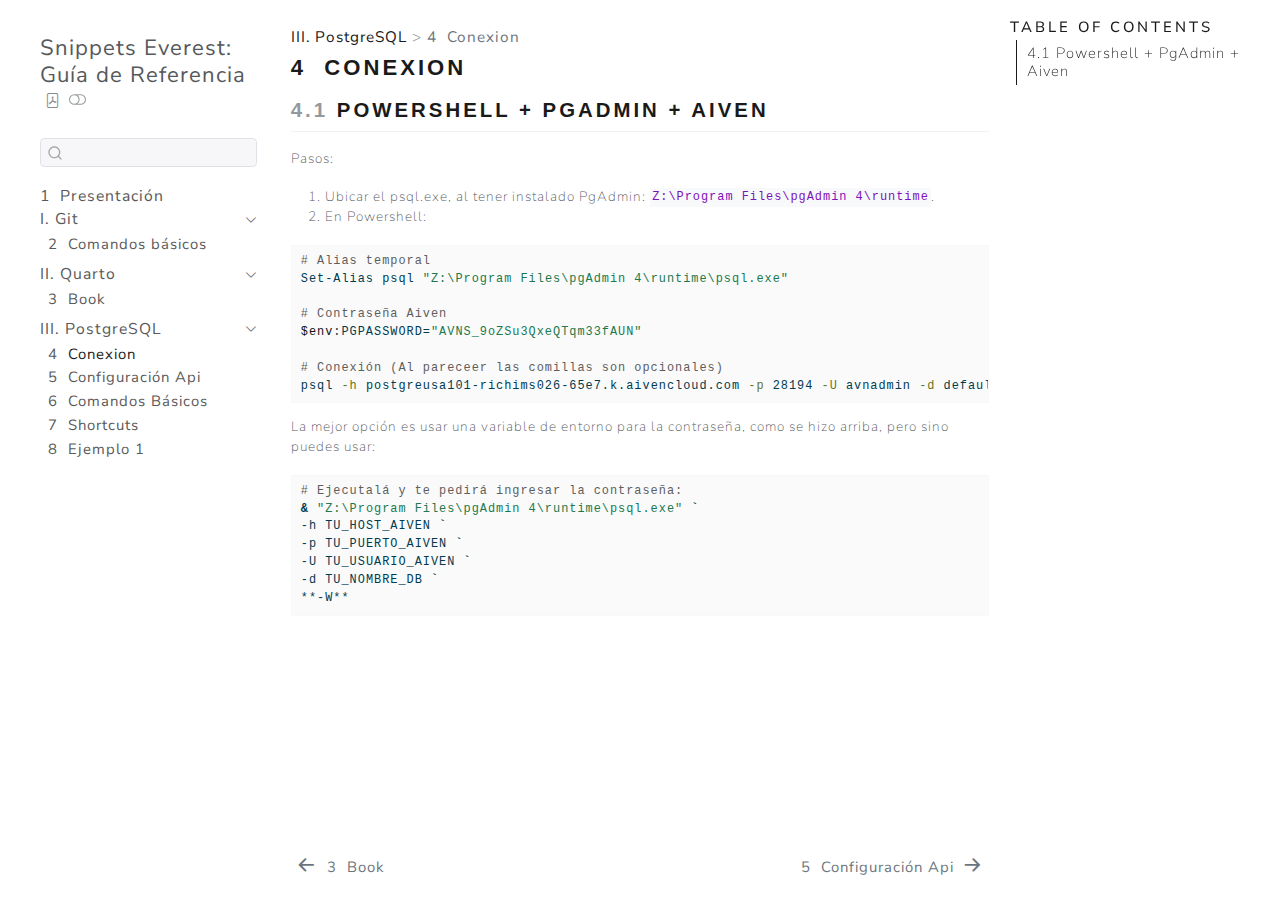
<file: PostgreSql/Conexion.html>
<!DOCTYPE html>
<html xmlns="http://www.w3.org/1999/xhtml" lang="en" xml:lang="en"><head>

<meta charset="utf-8">
<meta name="generator" content="quarto-1.7.23">

<meta name="viewport" content="width=device-width, initial-scale=1.0, user-scalable=yes">


<title>4&nbsp; Conexion – Snippets Everest: Guía de Referencia</title>
<style>
code{white-space: pre-wrap;}
span.smallcaps{font-variant: small-caps;}
div.columns{display: flex; gap: min(4vw, 1.5em);}
div.column{flex: auto; overflow-x: auto;}
div.hanging-indent{margin-left: 1.5em; text-indent: -1.5em;}
ul.task-list{list-style: none;}
ul.task-list li input[type="checkbox"] {
  width: 0.8em;
  margin: 0 0.8em 0.2em -1em; /* quarto-specific, see https://github.com/quarto-dev/quarto-cli/issues/4556 */ 
  vertical-align: middle;
}
/* CSS for syntax highlighting */
html { -webkit-text-size-adjust: 100%; }
pre > code.sourceCode { white-space: pre; position: relative; }
pre > code.sourceCode > span { display: inline-block; line-height: 1.25; }
pre > code.sourceCode > span:empty { height: 1.2em; }
.sourceCode { overflow: visible; }
code.sourceCode > span { color: inherit; text-decoration: inherit; }
div.sourceCode { margin: 1em 0; }
pre.sourceCode { margin: 0; }
@media screen {
div.sourceCode { overflow: auto; }
}
@media print {
pre > code.sourceCode { white-space: pre-wrap; }
pre > code.sourceCode > span { text-indent: -5em; padding-left: 5em; }
}
pre.numberSource code
  { counter-reset: source-line 0; }
pre.numberSource code > span
  { position: relative; left: -4em; counter-increment: source-line; }
pre.numberSource code > span > a:first-child::before
  { content: counter(source-line);
    position: relative; left: -1em; text-align: right; vertical-align: baseline;
    border: none; display: inline-block;
    -webkit-touch-callout: none; -webkit-user-select: none;
    -khtml-user-select: none; -moz-user-select: none;
    -ms-user-select: none; user-select: none;
    padding: 0 4px; width: 4em;
  }
pre.numberSource { margin-left: 3em;  padding-left: 4px; }
div.sourceCode
  {   }
@media screen {
pre > code.sourceCode > span > a:first-child::before { text-decoration: underline; }
}
</style>


<script src="../site_libs/quarto-nav/quarto-nav.js"></script>
<script src="../site_libs/quarto-nav/headroom.min.js"></script>
<script src="../site_libs/clipboard/clipboard.min.js"></script>
<script src="../site_libs/quarto-search/autocomplete.umd.js"></script>
<script src="../site_libs/quarto-search/fuse.min.js"></script>
<script src="../site_libs/quarto-search/quarto-search.js"></script>
<meta name="quarto:offset" content="../">
<link href="../PostgreSql/ConfigApi.html" rel="next">
<link href="../QuartoDoc/Book.html" rel="prev">
<script src="../site_libs/quarto-html/quarto.js" type="module"></script>
<script src="../site_libs/quarto-html/tabsets/tabsets.js" type="module"></script>
<script src="../site_libs/quarto-html/popper.min.js"></script>
<script src="../site_libs/quarto-html/tippy.umd.min.js"></script>
<script src="../site_libs/quarto-html/anchor.min.js"></script>
<link href="../site_libs/quarto-html/tippy.css" rel="stylesheet">
<link href="../site_libs/quarto-html/quarto-syntax-highlighting-dark-7271f29f9498218151f3120baddb7363.css" rel="stylesheet" class="quarto-color-scheme quarto-color-alternate" id="quarto-text-highlighting-styles">
<link href="../site_libs/quarto-html/quarto-syntax-highlighting-226bd0f977fa82dfae4534cac220d79a.css" rel="stylesheet" class="quarto-color-scheme" id="quarto-text-highlighting-styles">
<script src="../site_libs/bootstrap/bootstrap.min.js"></script>
<link href="../site_libs/bootstrap/bootstrap-icons.css" rel="stylesheet">
<link href="../site_libs/bootstrap/bootstrap-797cd9785c3901c68a1090156ceb6a41.min.css" rel="stylesheet" append-hash="true" class="quarto-color-scheme" id="quarto-bootstrap" data-mode="light">
<link href="../site_libs/bootstrap/bootstrap-dark-58af68d1a1384f8c8ad4bd18c5f0ccb4.min.css" rel="stylesheet" append-hash="true" class="quarto-color-scheme quarto-color-alternate" id="quarto-bootstrap" data-mode="dark">
<link href="../site_libs/bootstrap/bootstrap-797cd9785c3901c68a1090156ceb6a41.min.css" rel="stylesheet" append-hash="true" class="quarto-color-scheme-extra" id="quarto-bootstrap" data-mode="light">
<script id="quarto-search-options" type="application/json">{
  "location": "sidebar",
  "copy-button": false,
  "collapse-after": 3,
  "panel-placement": "start",
  "type": "textbox",
  "limit": 50,
  "keyboard-shortcut": [
    "f",
    "/",
    "s"
  ],
  "show-item-context": false,
  "language": {
    "search-no-results-text": "No results",
    "search-matching-documents-text": "matching documents",
    "search-copy-link-title": "Copy link to search",
    "search-hide-matches-text": "Hide additional matches",
    "search-more-match-text": "more match in this document",
    "search-more-matches-text": "more matches in this document",
    "search-clear-button-title": "Clear",
    "search-text-placeholder": "",
    "search-detached-cancel-button-title": "Cancel",
    "search-submit-button-title": "Submit",
    "search-label": "Search"
  }
}</script>


<link rel="stylesheet" href="https://fonts.googleapis.com/css2?family=Open+Sans:ital,wght@0,300..800;1,300..800&amp;display=swap">
<link rel="stylesheet" href="https://cdn.jsdelivr.net/npm/bootstrap-icons@1.11.3/font/bootstrap-icons.min.css">
<link rel="stylesheet" href="../style.css">
</head>

<body class="nav-sidebar floating quarto-light"><script id="quarto-html-before-body" type="application/javascript">
    const toggleBodyColorMode = (bsSheetEl) => {
      const mode = bsSheetEl.getAttribute("data-mode");
      const bodyEl = window.document.querySelector("body");
      if (mode === "dark") {
        bodyEl.classList.add("quarto-dark");
        bodyEl.classList.remove("quarto-light");
      } else {
        bodyEl.classList.add("quarto-light");
        bodyEl.classList.remove("quarto-dark");
      }
    }
    const toggleBodyColorPrimary = () => {
      const bsSheetEl = window.document.querySelector("link#quarto-bootstrap:not([rel=disabled-stylesheet])");
      if (bsSheetEl) {
        toggleBodyColorMode(bsSheetEl);
      }
    }
    window.setColorSchemeToggle = (alternate) => {
      const toggles = window.document.querySelectorAll('.quarto-color-scheme-toggle');
      for (let i=0; i < toggles.length; i++) {
        const toggle = toggles[i];
        if (toggle) {
          if (alternate) {
            toggle.classList.add("alternate");
          } else {
            toggle.classList.remove("alternate");
          }
        }
      }
    };
    const toggleColorMode = (alternate) => {
      // Switch the stylesheets
      const primaryStylesheets = window.document.querySelectorAll('link.quarto-color-scheme:not(.quarto-color-alternate)');
      const alternateStylesheets = window.document.querySelectorAll('link.quarto-color-scheme.quarto-color-alternate');
      manageTransitions('#quarto-margin-sidebar .nav-link', false);
      if (alternate) {
        // note: dark is layered on light, we don't disable primary!
        enableStylesheet(alternateStylesheets);
        for (const sheetNode of alternateStylesheets) {
          if (sheetNode.id === "quarto-bootstrap") {
            toggleBodyColorMode(sheetNode);
          }
        }
      } else {
        disableStylesheet(alternateStylesheets);
        enableStylesheet(primaryStylesheets)
        toggleBodyColorPrimary();
      }
      manageTransitions('#quarto-margin-sidebar .nav-link', true);
      // Switch the toggles
      window.setColorSchemeToggle(alternate)
      // Hack to workaround the fact that safari doesn't
      // properly recolor the scrollbar when toggling (#1455)
      if (navigator.userAgent.indexOf('Safari') > 0 && navigator.userAgent.indexOf('Chrome') == -1) {
        manageTransitions("body", false);
        window.scrollTo(0, 1);
        setTimeout(() => {
          window.scrollTo(0, 0);
          manageTransitions("body", true);
        }, 40);
      }
    }
    const disableStylesheet = (stylesheets) => {
      for (let i=0; i < stylesheets.length; i++) {
        const stylesheet = stylesheets[i];
        stylesheet.rel = 'disabled-stylesheet';
      }
    }
    const enableStylesheet = (stylesheets) => {
      for (let i=0; i < stylesheets.length; i++) {
        const stylesheet = stylesheets[i];
        if(stylesheet.rel !== 'stylesheet') { // for Chrome, which will still FOUC without this check
          stylesheet.rel = 'stylesheet';
        }
      }
    }
    const manageTransitions = (selector, allowTransitions) => {
      const els = window.document.querySelectorAll(selector);
      for (let i=0; i < els.length; i++) {
        const el = els[i];
        if (allowTransitions) {
          el.classList.remove('notransition');
        } else {
          el.classList.add('notransition');
        }
      }
    }
    const isFileUrl = () => {
      return window.location.protocol === 'file:';
    }
    window.hasAlternateSentinel = () => {
      let styleSentinel = getColorSchemeSentinel();
      if (styleSentinel !== null) {
        return styleSentinel === "alternate";
      } else {
        return false;
      }
    }
    const setStyleSentinel = (alternate) => {
      const value = alternate ? "alternate" : "default";
      if (!isFileUrl()) {
        window.localStorage.setItem("quarto-color-scheme", value);
      } else {
        localAlternateSentinel = value;
      }
    }
    const getColorSchemeSentinel = () => {
      if (!isFileUrl()) {
        const storageValue = window.localStorage.getItem("quarto-color-scheme");
        return storageValue != null ? storageValue : localAlternateSentinel;
      } else {
        return localAlternateSentinel;
      }
    }
    const toggleGiscusIfUsed = (isAlternate, darkModeDefault) => {
      const baseTheme = document.querySelector('#giscus-base-theme')?.value ?? 'light';
      const alternateTheme = document.querySelector('#giscus-alt-theme')?.value ?? 'dark';
      let newTheme = '';
      if(darkModeDefault) {
        newTheme = isAlternate ? baseTheme : alternateTheme;
      } else {
        newTheme = isAlternate ? alternateTheme : baseTheme;
      }
      const changeGiscusTheme = () => {
        // From: https://github.com/giscus/giscus/issues/336
        const sendMessage = (message) => {
          const iframe = document.querySelector('iframe.giscus-frame');
          if (!iframe) return;
          iframe.contentWindow.postMessage({ giscus: message }, 'https://giscus.app');
        }
        sendMessage({
          setConfig: {
            theme: newTheme
          }
        });
      }
      const isGiscussLoaded = window.document.querySelector('iframe.giscus-frame') !== null;
      if (isGiscussLoaded) {
        changeGiscusTheme();
      }
    };
    const darkModeDefault = false;
    document.querySelector('link.quarto-color-scheme-extra').rel = 'disabled-stylesheet';
    let localAlternateSentinel = darkModeDefault ? 'alternate' : 'default';
    // Dark / light mode switch
    window.quartoToggleColorScheme = () => {
      // Read the current dark / light value
      let toAlternate = !window.hasAlternateSentinel();
      toggleColorMode(toAlternate);
      setStyleSentinel(toAlternate);
      toggleGiscusIfUsed(toAlternate, darkModeDefault);
    };
    // Switch to dark mode if need be
    if (window.hasAlternateSentinel()) {
      toggleColorMode(true);
    } else {
      toggleColorMode(false);
    }
  </script>

<div id="quarto-search-results"></div>
  <header id="quarto-header" class="headroom fixed-top">
  <nav class="quarto-secondary-nav">
    <div class="container-fluid d-flex">
      <button type="button" class="quarto-btn-toggle btn" data-bs-toggle="collapse" role="button" data-bs-target=".quarto-sidebar-collapse-item" aria-controls="quarto-sidebar" aria-expanded="false" aria-label="Toggle sidebar navigation" onclick="if (window.quartoToggleHeadroom) { window.quartoToggleHeadroom(); }">
        <i class="bi bi-layout-text-sidebar-reverse"></i>
      </button>
        <nav class="quarto-page-breadcrumbs" aria-label="breadcrumb"><ol class="breadcrumb"><li class="breadcrumb-item"><a href="../PostgreSql/Conexion.html">III. PostgreSQL</a></li><li class="breadcrumb-item"><a href="../PostgreSql/Conexion.html"><span class="chapter-number">4</span>&nbsp; <span class="chapter-title">Conexion</span></a></li></ol></nav>
        <a class="flex-grow-1" role="navigation" data-bs-toggle="collapse" data-bs-target=".quarto-sidebar-collapse-item" aria-controls="quarto-sidebar" aria-expanded="false" aria-label="Toggle sidebar navigation" onclick="if (window.quartoToggleHeadroom) { window.quartoToggleHeadroom(); }">      
        </a>
      <button type="button" class="btn quarto-search-button" aria-label="Search" onclick="window.quartoOpenSearch();">
        <i class="bi bi-search"></i>
      </button>
    </div>
  </nav>
</header>
<!-- content -->
<div id="quarto-content" class="quarto-container page-columns page-rows-contents page-layout-article">
<!-- sidebar -->
  <nav id="quarto-sidebar" class="sidebar collapse collapse-horizontal quarto-sidebar-collapse-item sidebar-navigation floating overflow-auto">
    <div class="pt-lg-2 mt-2 text-left sidebar-header">
    <div class="sidebar-title mb-0 py-0">
      <a href="../">Snippets Everest: Guía de Referencia</a> 
        <div class="sidebar-tools-main">
    <a href="../Snippets-Everest--Guía-de-Referencia.pdf" title="Download PDF" class="quarto-navigation-tool px-1" aria-label="Download PDF"><i class="bi bi-file-pdf"></i></a>
  <a href="" class="quarto-color-scheme-toggle quarto-navigation-tool  px-1" onclick="window.quartoToggleColorScheme(); return false;" title="Toggle dark mode"><i class="bi"></i></a>
</div>
    </div>
      </div>
        <div class="mt-2 flex-shrink-0 align-items-center">
        <div class="sidebar-search">
        <div id="quarto-search" class="" title="Search"></div>
        </div>
        </div>
    <div class="sidebar-menu-container"> 
    <ul class="list-unstyled mt-1">
        <li class="sidebar-item">
  <div class="sidebar-item-container"> 
  <a href="../index.html" class="sidebar-item-text sidebar-link">
 <span class="menu-text"><span class="chapter-number">1</span>&nbsp; <span class="chapter-title">Presentación</span></span></a>
  </div>
</li>
        <li class="sidebar-item sidebar-item-section">
      <div class="sidebar-item-container"> 
            <a class="sidebar-item-text sidebar-link text-start" data-bs-toggle="collapse" data-bs-target="#quarto-sidebar-section-1" role="navigation" aria-expanded="true">
 <span class="menu-text">I. Git</span></a>
          <a class="sidebar-item-toggle text-start" data-bs-toggle="collapse" data-bs-target="#quarto-sidebar-section-1" role="navigation" aria-expanded="true" aria-label="Toggle section">
            <i class="bi bi-chevron-right ms-2"></i>
          </a> 
      </div>
      <ul id="quarto-sidebar-section-1" class="collapse list-unstyled sidebar-section depth1 show">  
          <li class="sidebar-item">
  <div class="sidebar-item-container"> 
  <a href="../Git/Comandos.html" class="sidebar-item-text sidebar-link">
 <span class="menu-text"><span class="chapter-number">2</span>&nbsp; <span class="chapter-title">Comandos básicos</span></span></a>
  </div>
</li>
      </ul>
  </li>
        <li class="sidebar-item sidebar-item-section">
      <div class="sidebar-item-container"> 
            <a class="sidebar-item-text sidebar-link text-start" data-bs-toggle="collapse" data-bs-target="#quarto-sidebar-section-2" role="navigation" aria-expanded="true">
 <span class="menu-text">II. Quarto</span></a>
          <a class="sidebar-item-toggle text-start" data-bs-toggle="collapse" data-bs-target="#quarto-sidebar-section-2" role="navigation" aria-expanded="true" aria-label="Toggle section">
            <i class="bi bi-chevron-right ms-2"></i>
          </a> 
      </div>
      <ul id="quarto-sidebar-section-2" class="collapse list-unstyled sidebar-section depth1 show">  
          <li class="sidebar-item">
  <div class="sidebar-item-container"> 
  <a href="../QuartoDoc/Book.html" class="sidebar-item-text sidebar-link">
 <span class="menu-text"><span class="chapter-number">3</span>&nbsp; <span class="chapter-title">Book</span></span></a>
  </div>
</li>
      </ul>
  </li>
        <li class="sidebar-item sidebar-item-section">
      <div class="sidebar-item-container"> 
            <a class="sidebar-item-text sidebar-link text-start" data-bs-toggle="collapse" data-bs-target="#quarto-sidebar-section-3" role="navigation" aria-expanded="true">
 <span class="menu-text">III. PostgreSQL</span></a>
          <a class="sidebar-item-toggle text-start" data-bs-toggle="collapse" data-bs-target="#quarto-sidebar-section-3" role="navigation" aria-expanded="true" aria-label="Toggle section">
            <i class="bi bi-chevron-right ms-2"></i>
          </a> 
      </div>
      <ul id="quarto-sidebar-section-3" class="collapse list-unstyled sidebar-section depth1 show">  
          <li class="sidebar-item">
  <div class="sidebar-item-container"> 
  <a href="../PostgreSql/Conexion.html" class="sidebar-item-text sidebar-link active">
 <span class="menu-text"><span class="chapter-number">4</span>&nbsp; <span class="chapter-title">Conexion</span></span></a>
  </div>
</li>
          <li class="sidebar-item">
  <div class="sidebar-item-container"> 
  <a href="../PostgreSql/ConfigApi.html" class="sidebar-item-text sidebar-link">
 <span class="menu-text"><span class="chapter-number">5</span>&nbsp; <span class="chapter-title">Configuración Api</span></span></a>
  </div>
</li>
          <li class="sidebar-item">
  <div class="sidebar-item-container"> 
  <a href="../PostgreSql/ComandosBasicos.html" class="sidebar-item-text sidebar-link">
 <span class="menu-text"><span class="chapter-number">6</span>&nbsp; <span class="chapter-title">Comandos Básicos</span></span></a>
  </div>
</li>
          <li class="sidebar-item">
  <div class="sidebar-item-container"> 
  <a href="../PostgreSql/Utilidades.html" class="sidebar-item-text sidebar-link">
 <span class="menu-text"><span class="chapter-number">7</span>&nbsp; <span class="chapter-title">Shortcuts</span></span></a>
  </div>
</li>
          <li class="sidebar-item">
  <div class="sidebar-item-container"> 
  <a href="../PostgreSql/Ejemplo1.html" class="sidebar-item-text sidebar-link">
 <span class="menu-text"><span class="chapter-number">8</span>&nbsp; <span class="chapter-title">Ejemplo 1</span></span></a>
  </div>
</li>
      </ul>
  </li>
    </ul>
    </div>
</nav>
<div id="quarto-sidebar-glass" class="quarto-sidebar-collapse-item" data-bs-toggle="collapse" data-bs-target=".quarto-sidebar-collapse-item"></div>
<!-- margin-sidebar -->
    <div id="quarto-margin-sidebar" class="sidebar margin-sidebar">
        <nav id="TOC" role="doc-toc" class="toc-active">
    <h2 id="toc-title">Table of contents</h2>
   
  <ul>
  <li><a href="#powershell-pgadmin-aiven" id="toc-powershell-pgadmin-aiven" class="nav-link active" data-scroll-target="#powershell-pgadmin-aiven"><span class="header-section-number">4.1</span> Powershell + PgAdmin + Aiven</a></li>
  </ul>
</nav>
    </div>
<!-- main -->
<main class="content" id="quarto-document-content">


<header id="title-block-header" class="quarto-title-block default"><nav class="quarto-page-breadcrumbs quarto-title-breadcrumbs d-none d-lg-block" aria-label="breadcrumb"><ol class="breadcrumb"><li class="breadcrumb-item"><a href="../PostgreSql/Conexion.html">III. PostgreSQL</a></li><li class="breadcrumb-item"><a href="../PostgreSql/Conexion.html"><span class="chapter-number">4</span>&nbsp; <span class="chapter-title">Conexion</span></a></li></ol></nav>
<div class="quarto-title">
<h1 class="title"><span class="chapter-number">4</span>&nbsp; <span class="chapter-title">Conexion</span></h1>
</div>



<div class="quarto-title-meta">

    
  
    
  </div>
  


</header>


<section id="powershell-pgadmin-aiven" class="level2" data-number="4.1">
<h2 data-number="4.1" class="anchored" data-anchor-id="powershell-pgadmin-aiven"><span class="header-section-number">4.1</span> Powershell + PgAdmin + Aiven</h2>
<p>Pasos:</p>
<ol type="1">
<li>Ubicar el psql.exe, al tener instalado PgAdmin: <code>Z:\Program Files\pgAdmin 4\runtime</code>.</li>
<li>En Powershell:</li>
</ol>
<div class="sourceCode" id="cb1"><pre class="sourceCode bash code-with-copy"><code class="sourceCode bash"><span id="cb1-1"><a href="#cb1-1" aria-hidden="true" tabindex="-1"></a><span class="co"># Alias temporal</span></span>
<span id="cb1-2"><a href="#cb1-2" aria-hidden="true" tabindex="-1"></a><span class="ex">Set-Alias</span> psql <span class="st">"Z:\Program Files\pgAdmin 4\runtime\psql.exe"</span></span>
<span id="cb1-3"><a href="#cb1-3" aria-hidden="true" tabindex="-1"></a></span>
<span id="cb1-4"><a href="#cb1-4" aria-hidden="true" tabindex="-1"></a><span class="co"># Contraseña Aiven</span></span>
<span id="cb1-5"><a href="#cb1-5" aria-hidden="true" tabindex="-1"></a><span class="va">$env</span><span class="ex">:PGPASSWORD=</span><span class="st">"AVNS_9oZSu3QxeQTqm33fAUN"</span></span>
<span id="cb1-6"><a href="#cb1-6" aria-hidden="true" tabindex="-1"></a></span>
<span id="cb1-7"><a href="#cb1-7" aria-hidden="true" tabindex="-1"></a><span class="co"># Conexión (Al pareceer las comillas son opcionales)</span></span>
<span id="cb1-8"><a href="#cb1-8" aria-hidden="true" tabindex="-1"></a><span class="ex">psql</span> <span class="at">-h</span> postgreusa101-richims026-65e7.k.aivencloud.com <span class="at">-p</span> 28194 <span class="at">-U</span> avnadmin <span class="at">-d</span> defaultdb</span></code><button title="Copy to Clipboard" class="code-copy-button"><i class="bi"></i></button></pre></div>
<p>La mejor opción es usar una variable de entorno para la contraseña, como se hizo arriba, pero sino puedes usar:</p>
<div class="sourceCode" id="cb2"><pre class="sourceCode bash code-with-copy"><code class="sourceCode bash"><span id="cb2-1"><a href="#cb2-1" aria-hidden="true" tabindex="-1"></a><span class="co"># Ejecutalá y te pedirá ingresar la contraseña:</span></span>
<span id="cb2-2"><a href="#cb2-2" aria-hidden="true" tabindex="-1"></a><span class="kw">&amp;</span> <span class="st">"Z:\Program Files\pgAdmin 4\runtime\psql.exe"</span> <span class="kw">`</span></span>
<span id="cb2-3"><a href="#cb2-3" aria-hidden="true" tabindex="-1"></a><span class="ex">-h</span> TU_HOST_AIVEN <span class="kw">`</span></span>
<span id="cb2-4"><a href="#cb2-4" aria-hidden="true" tabindex="-1"></a><span class="ex">-p</span> TU_PUERTO_AIVEN <span class="kw">`</span></span>
<span id="cb2-5"><a href="#cb2-5" aria-hidden="true" tabindex="-1"></a><span class="ex">-U</span> TU_USUARIO_AIVEN <span class="kw">`</span></span>
<span id="cb2-6"><a href="#cb2-6" aria-hidden="true" tabindex="-1"></a><span class="ex">-d</span> TU_NOMBRE_DB <span class="kw">`</span></span>
<span id="cb2-7"><a href="#cb2-7" aria-hidden="true" tabindex="-1"></a><span class="ex">**-W**</span></span></code><button title="Copy to Clipboard" class="code-copy-button"><i class="bi"></i></button></pre></div>


</section>

</main> <!-- /main -->
<script id="quarto-html-after-body" type="application/javascript">
  window.document.addEventListener("DOMContentLoaded", function (event) {
    // Ensure there is a toggle, if there isn't float one in the top right
    if (window.document.querySelector('.quarto-color-scheme-toggle') === null) {
      const a = window.document.createElement('a');
      a.classList.add('top-right');
      a.classList.add('quarto-color-scheme-toggle');
      a.href = "";
      a.onclick = function() { try { window.quartoToggleColorScheme(); } catch {} return false; };
      const i = window.document.createElement("i");
      i.classList.add('bi');
      a.appendChild(i);
      window.document.body.appendChild(a);
    }
    window.setColorSchemeToggle(window.hasAlternateSentinel())
    const icon = "";
    const anchorJS = new window.AnchorJS();
    anchorJS.options = {
      placement: 'right',
      icon: icon
    };
    anchorJS.add('.anchored');
    const isCodeAnnotation = (el) => {
      for (const clz of el.classList) {
        if (clz.startsWith('code-annotation-')) {                     
          return true;
        }
      }
      return false;
    }
    const onCopySuccess = function(e) {
      // button target
      const button = e.trigger;
      // don't keep focus
      button.blur();
      // flash "checked"
      button.classList.add('code-copy-button-checked');
      var currentTitle = button.getAttribute("title");
      button.setAttribute("title", "Copied!");
      let tooltip;
      if (window.bootstrap) {
        button.setAttribute("data-bs-toggle", "tooltip");
        button.setAttribute("data-bs-placement", "left");
        button.setAttribute("data-bs-title", "Copied!");
        tooltip = new bootstrap.Tooltip(button, 
          { trigger: "manual", 
            customClass: "code-copy-button-tooltip",
            offset: [0, -8]});
        tooltip.show();    
      }
      setTimeout(function() {
        if (tooltip) {
          tooltip.hide();
          button.removeAttribute("data-bs-title");
          button.removeAttribute("data-bs-toggle");
          button.removeAttribute("data-bs-placement");
        }
        button.setAttribute("title", currentTitle);
        button.classList.remove('code-copy-button-checked');
      }, 1000);
      // clear code selection
      e.clearSelection();
    }
    const getTextToCopy = function(trigger) {
        const codeEl = trigger.previousElementSibling.cloneNode(true);
        for (const childEl of codeEl.children) {
          if (isCodeAnnotation(childEl)) {
            childEl.remove();
          }
        }
        return codeEl.innerText;
    }
    const clipboard = new window.ClipboardJS('.code-copy-button:not([data-in-quarto-modal])', {
      text: getTextToCopy
    });
    clipboard.on('success', onCopySuccess);
    if (window.document.getElementById('quarto-embedded-source-code-modal')) {
      const clipboardModal = new window.ClipboardJS('.code-copy-button[data-in-quarto-modal]', {
        text: getTextToCopy,
        container: window.document.getElementById('quarto-embedded-source-code-modal')
      });
      clipboardModal.on('success', onCopySuccess);
    }
      var localhostRegex = new RegExp(/^(?:http|https):\/\/localhost\:?[0-9]*\//);
      var mailtoRegex = new RegExp(/^mailto:/);
        var filterRegex = new RegExp('/' + window.location.host + '/');
      var isInternal = (href) => {
          return filterRegex.test(href) || localhostRegex.test(href) || mailtoRegex.test(href);
      }
      // Inspect non-navigation links and adorn them if external
     var links = window.document.querySelectorAll('a[href]:not(.nav-link):not(.navbar-brand):not(.toc-action):not(.sidebar-link):not(.sidebar-item-toggle):not(.pagination-link):not(.no-external):not([aria-hidden]):not(.dropdown-item):not(.quarto-navigation-tool):not(.about-link)');
      for (var i=0; i<links.length; i++) {
        const link = links[i];
        if (!isInternal(link.href)) {
          // undo the damage that might have been done by quarto-nav.js in the case of
          // links that we want to consider external
          if (link.dataset.originalHref !== undefined) {
            link.href = link.dataset.originalHref;
          }
        }
      }
    function tippyHover(el, contentFn, onTriggerFn, onUntriggerFn) {
      const config = {
        allowHTML: true,
        maxWidth: 500,
        delay: 100,
        arrow: false,
        appendTo: function(el) {
            return el.parentElement;
        },
        interactive: true,
        interactiveBorder: 10,
        theme: 'quarto',
        placement: 'bottom-start',
      };
      if (contentFn) {
        config.content = contentFn;
      }
      if (onTriggerFn) {
        config.onTrigger = onTriggerFn;
      }
      if (onUntriggerFn) {
        config.onUntrigger = onUntriggerFn;
      }
      window.tippy(el, config); 
    }
    const noterefs = window.document.querySelectorAll('a[role="doc-noteref"]');
    for (var i=0; i<noterefs.length; i++) {
      const ref = noterefs[i];
      tippyHover(ref, function() {
        // use id or data attribute instead here
        let href = ref.getAttribute('data-footnote-href') || ref.getAttribute('href');
        try { href = new URL(href).hash; } catch {}
        const id = href.replace(/^#\/?/, "");
        const note = window.document.getElementById(id);
        if (note) {
          return note.innerHTML;
        } else {
          return "";
        }
      });
    }
    const xrefs = window.document.querySelectorAll('a.quarto-xref');
    const processXRef = (id, note) => {
      // Strip column container classes
      const stripColumnClz = (el) => {
        el.classList.remove("page-full", "page-columns");
        if (el.children) {
          for (const child of el.children) {
            stripColumnClz(child);
          }
        }
      }
      stripColumnClz(note)
      if (id === null || id.startsWith('sec-')) {
        // Special case sections, only their first couple elements
        const container = document.createElement("div");
        if (note.children && note.children.length > 2) {
          container.appendChild(note.children[0].cloneNode(true));
          for (let i = 1; i < note.children.length; i++) {
            const child = note.children[i];
            if (child.tagName === "P" && child.innerText === "") {
              continue;
            } else {
              container.appendChild(child.cloneNode(true));
              break;
            }
          }
          if (window.Quarto?.typesetMath) {
            window.Quarto.typesetMath(container);
          }
          return container.innerHTML
        } else {
          if (window.Quarto?.typesetMath) {
            window.Quarto.typesetMath(note);
          }
          return note.innerHTML;
        }
      } else {
        // Remove any anchor links if they are present
        const anchorLink = note.querySelector('a.anchorjs-link');
        if (anchorLink) {
          anchorLink.remove();
        }
        if (window.Quarto?.typesetMath) {
          window.Quarto.typesetMath(note);
        }
        if (note.classList.contains("callout")) {
          return note.outerHTML;
        } else {
          return note.innerHTML;
        }
      }
    }
    for (var i=0; i<xrefs.length; i++) {
      const xref = xrefs[i];
      tippyHover(xref, undefined, function(instance) {
        instance.disable();
        let url = xref.getAttribute('href');
        let hash = undefined; 
        if (url.startsWith('#')) {
          hash = url;
        } else {
          try { hash = new URL(url).hash; } catch {}
        }
        if (hash) {
          const id = hash.replace(/^#\/?/, "");
          const note = window.document.getElementById(id);
          if (note !== null) {
            try {
              const html = processXRef(id, note.cloneNode(true));
              instance.setContent(html);
            } finally {
              instance.enable();
              instance.show();
            }
          } else {
            // See if we can fetch this
            fetch(url.split('#')[0])
            .then(res => res.text())
            .then(html => {
              const parser = new DOMParser();
              const htmlDoc = parser.parseFromString(html, "text/html");
              const note = htmlDoc.getElementById(id);
              if (note !== null) {
                const html = processXRef(id, note);
                instance.setContent(html);
              } 
            }).finally(() => {
              instance.enable();
              instance.show();
            });
          }
        } else {
          // See if we can fetch a full url (with no hash to target)
          // This is a special case and we should probably do some content thinning / targeting
          fetch(url)
          .then(res => res.text())
          .then(html => {
            const parser = new DOMParser();
            const htmlDoc = parser.parseFromString(html, "text/html");
            const note = htmlDoc.querySelector('main.content');
            if (note !== null) {
              // This should only happen for chapter cross references
              // (since there is no id in the URL)
              // remove the first header
              if (note.children.length > 0 && note.children[0].tagName === "HEADER") {
                note.children[0].remove();
              }
              const html = processXRef(null, note);
              instance.setContent(html);
            } 
          }).finally(() => {
            instance.enable();
            instance.show();
          });
        }
      }, function(instance) {
      });
    }
        let selectedAnnoteEl;
        const selectorForAnnotation = ( cell, annotation) => {
          let cellAttr = 'data-code-cell="' + cell + '"';
          let lineAttr = 'data-code-annotation="' +  annotation + '"';
          const selector = 'span[' + cellAttr + '][' + lineAttr + ']';
          return selector;
        }
        const selectCodeLines = (annoteEl) => {
          const doc = window.document;
          const targetCell = annoteEl.getAttribute("data-target-cell");
          const targetAnnotation = annoteEl.getAttribute("data-target-annotation");
          const annoteSpan = window.document.querySelector(selectorForAnnotation(targetCell, targetAnnotation));
          const lines = annoteSpan.getAttribute("data-code-lines").split(",");
          const lineIds = lines.map((line) => {
            return targetCell + "-" + line;
          })
          let top = null;
          let height = null;
          let parent = null;
          if (lineIds.length > 0) {
              //compute the position of the single el (top and bottom and make a div)
              const el = window.document.getElementById(lineIds[0]);
              top = el.offsetTop;
              height = el.offsetHeight;
              parent = el.parentElement.parentElement;
            if (lineIds.length > 1) {
              const lastEl = window.document.getElementById(lineIds[lineIds.length - 1]);
              const bottom = lastEl.offsetTop + lastEl.offsetHeight;
              height = bottom - top;
            }
            if (top !== null && height !== null && parent !== null) {
              // cook up a div (if necessary) and position it 
              let div = window.document.getElementById("code-annotation-line-highlight");
              if (div === null) {
                div = window.document.createElement("div");
                div.setAttribute("id", "code-annotation-line-highlight");
                div.style.position = 'absolute';
                parent.appendChild(div);
              }
              div.style.top = top - 2 + "px";
              div.style.height = height + 4 + "px";
              div.style.left = 0;
              let gutterDiv = window.document.getElementById("code-annotation-line-highlight-gutter");
              if (gutterDiv === null) {
                gutterDiv = window.document.createElement("div");
                gutterDiv.setAttribute("id", "code-annotation-line-highlight-gutter");
                gutterDiv.style.position = 'absolute';
                const codeCell = window.document.getElementById(targetCell);
                const gutter = codeCell.querySelector('.code-annotation-gutter');
                gutter.appendChild(gutterDiv);
              }
              gutterDiv.style.top = top - 2 + "px";
              gutterDiv.style.height = height + 4 + "px";
            }
            selectedAnnoteEl = annoteEl;
          }
        };
        const unselectCodeLines = () => {
          const elementsIds = ["code-annotation-line-highlight", "code-annotation-line-highlight-gutter"];
          elementsIds.forEach((elId) => {
            const div = window.document.getElementById(elId);
            if (div) {
              div.remove();
            }
          });
          selectedAnnoteEl = undefined;
        };
          // Handle positioning of the toggle
      window.addEventListener(
        "resize",
        throttle(() => {
          elRect = undefined;
          if (selectedAnnoteEl) {
            selectCodeLines(selectedAnnoteEl);
          }
        }, 10)
      );
      function throttle(fn, ms) {
      let throttle = false;
      let timer;
        return (...args) => {
          if(!throttle) { // first call gets through
              fn.apply(this, args);
              throttle = true;
          } else { // all the others get throttled
              if(timer) clearTimeout(timer); // cancel #2
              timer = setTimeout(() => {
                fn.apply(this, args);
                timer = throttle = false;
              }, ms);
          }
        };
      }
        // Attach click handler to the DT
        const annoteDls = window.document.querySelectorAll('dt[data-target-cell]');
        for (const annoteDlNode of annoteDls) {
          annoteDlNode.addEventListener('click', (event) => {
            const clickedEl = event.target;
            if (clickedEl !== selectedAnnoteEl) {
              unselectCodeLines();
              const activeEl = window.document.querySelector('dt[data-target-cell].code-annotation-active');
              if (activeEl) {
                activeEl.classList.remove('code-annotation-active');
              }
              selectCodeLines(clickedEl);
              clickedEl.classList.add('code-annotation-active');
            } else {
              // Unselect the line
              unselectCodeLines();
              clickedEl.classList.remove('code-annotation-active');
            }
          });
        }
    const findCites = (el) => {
      const parentEl = el.parentElement;
      if (parentEl) {
        const cites = parentEl.dataset.cites;
        if (cites) {
          return {
            el,
            cites: cites.split(' ')
          };
        } else {
          return findCites(el.parentElement)
        }
      } else {
        return undefined;
      }
    };
    var bibliorefs = window.document.querySelectorAll('a[role="doc-biblioref"]');
    for (var i=0; i<bibliorefs.length; i++) {
      const ref = bibliorefs[i];
      const citeInfo = findCites(ref);
      if (citeInfo) {
        tippyHover(citeInfo.el, function() {
          var popup = window.document.createElement('div');
          citeInfo.cites.forEach(function(cite) {
            var citeDiv = window.document.createElement('div');
            citeDiv.classList.add('hanging-indent');
            citeDiv.classList.add('csl-entry');
            var biblioDiv = window.document.getElementById('ref-' + cite);
            if (biblioDiv) {
              citeDiv.innerHTML = biblioDiv.innerHTML;
            }
            popup.appendChild(citeDiv);
          });
          return popup.innerHTML;
        });
      }
    }
  });
  </script>
<nav class="page-navigation">
  <div class="nav-page nav-page-previous">
      <a href="../QuartoDoc/Book.html" class="pagination-link" aria-label="Book">
        <i class="bi bi-arrow-left-short"></i> <span class="nav-page-text"><span class="chapter-number">3</span>&nbsp; <span class="chapter-title">Book</span></span>
      </a>          
  </div>
  <div class="nav-page nav-page-next">
      <a href="../PostgreSql/ConfigApi.html" class="pagination-link" aria-label="Configuración Api">
        <span class="nav-page-text"><span class="chapter-number">5</span>&nbsp; <span class="chapter-title">Configuración Api</span></span> <i class="bi bi-arrow-right-short"></i>
      </a>
  </div>
</nav>
</div> <!-- /content -->




</body></html>
</file>
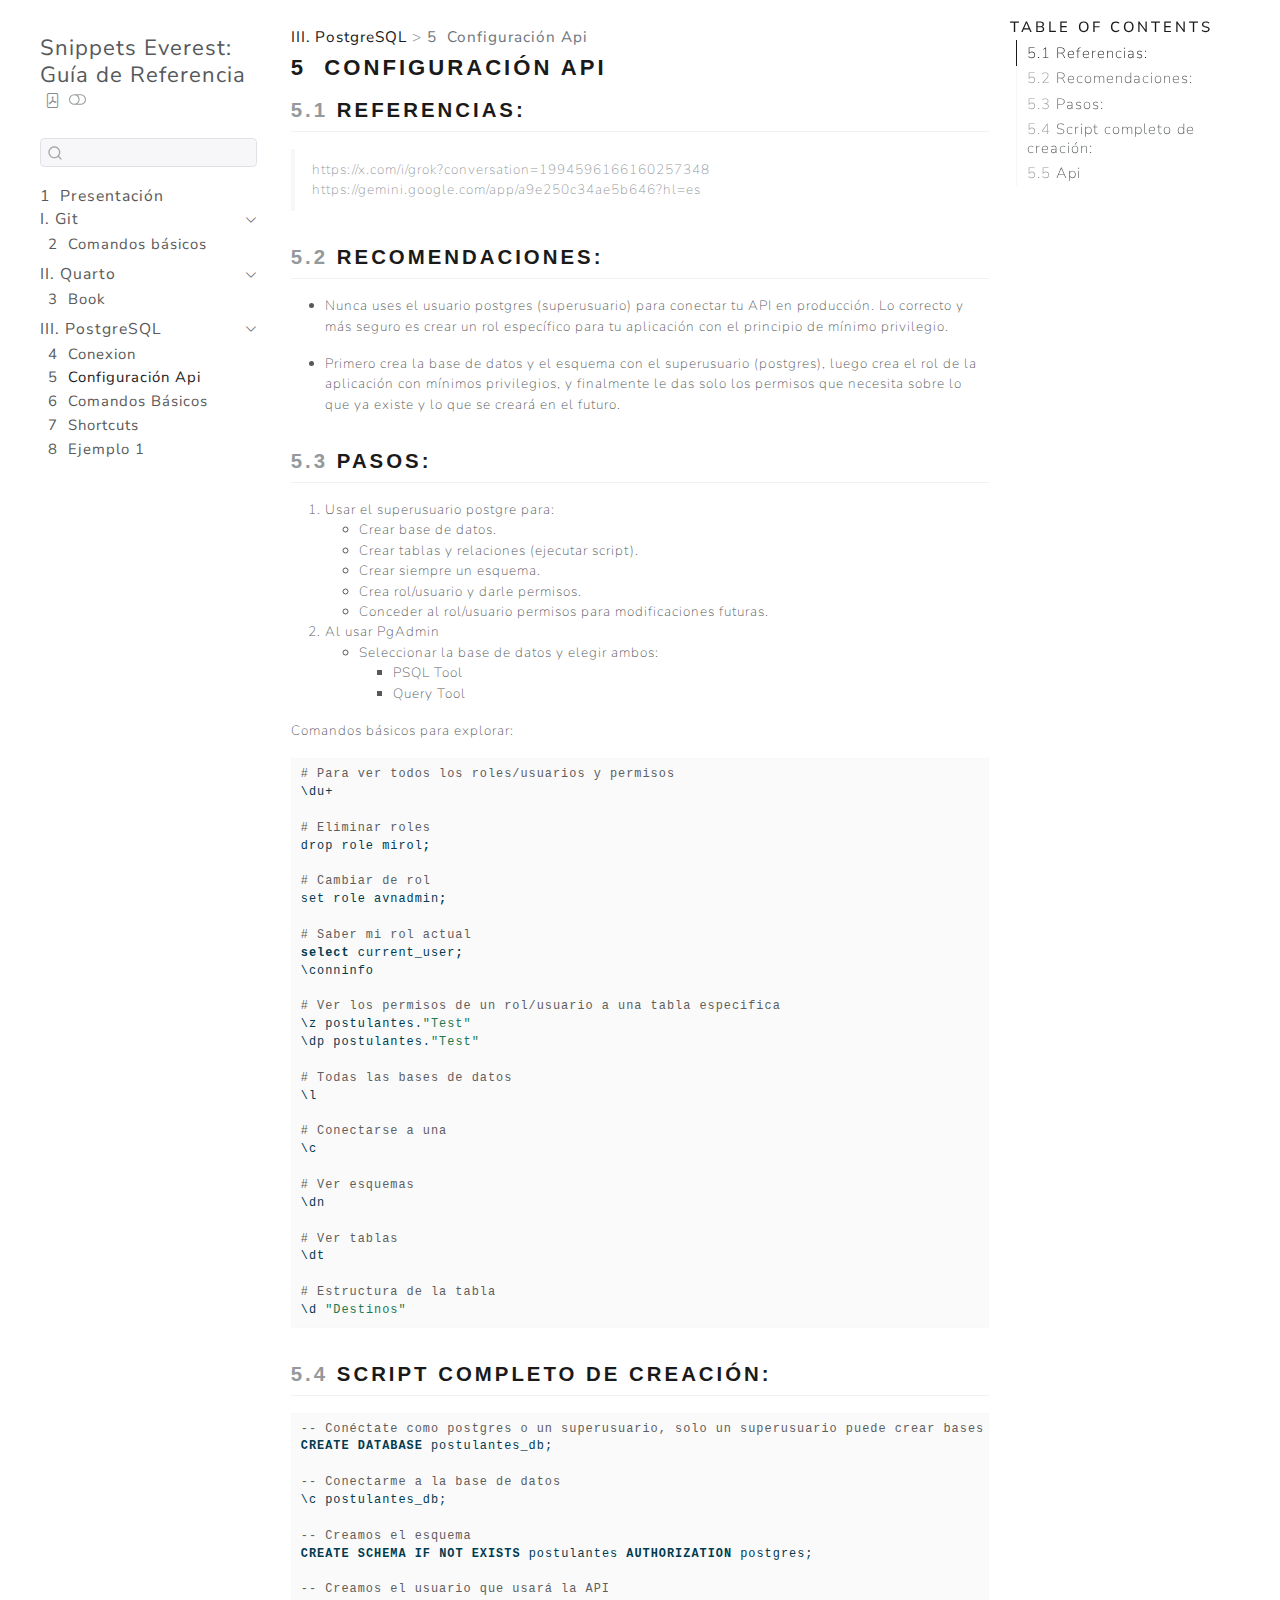
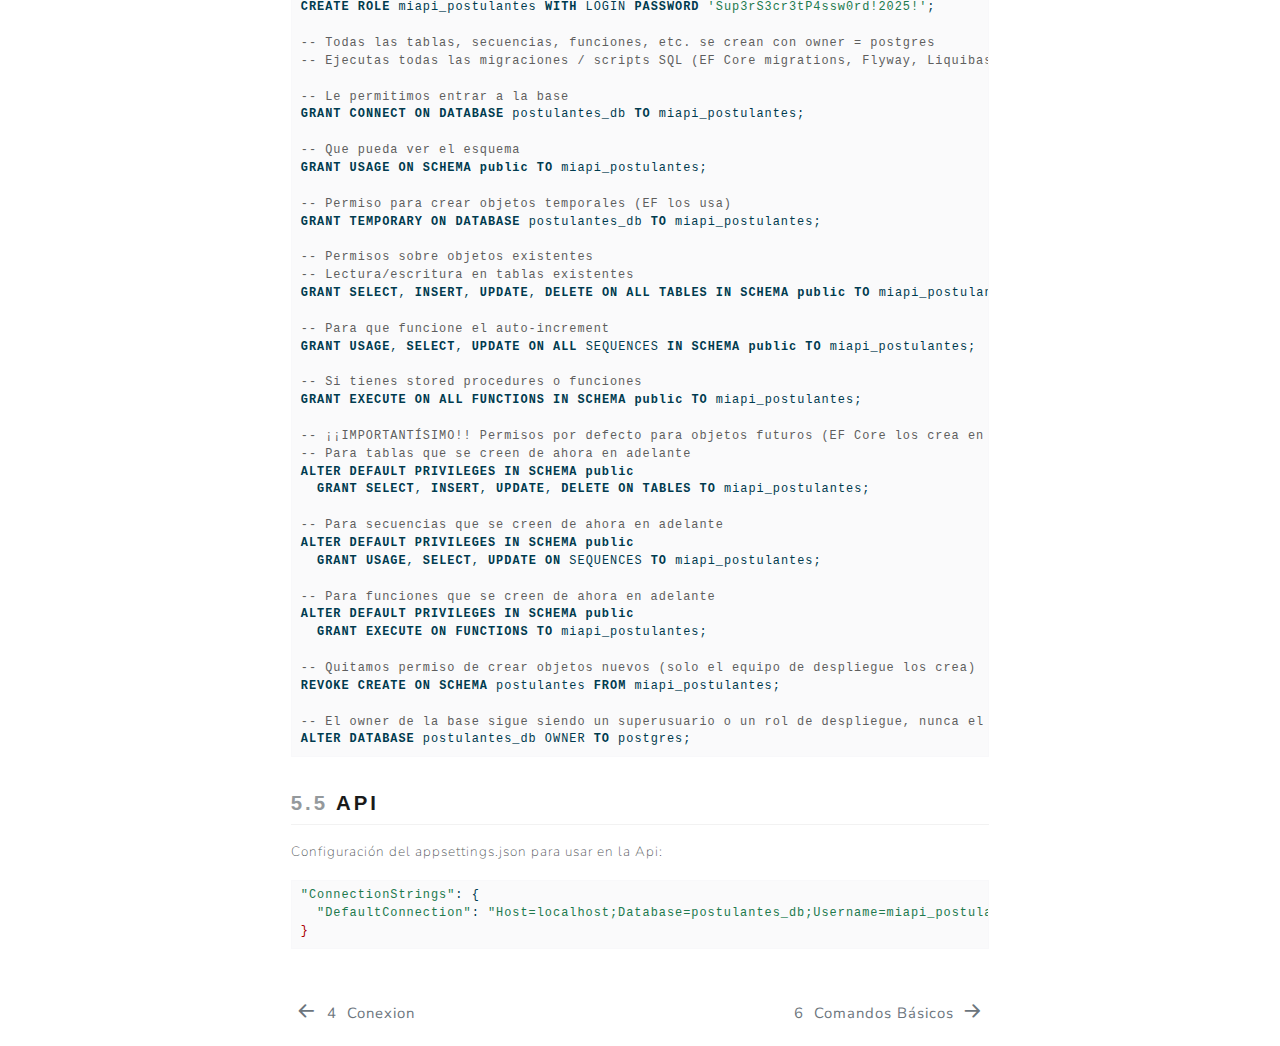
<file: PostgreSql/ConfigApi.html>
<!DOCTYPE html>
<html xmlns="http://www.w3.org/1999/xhtml" lang="en" xml:lang="en"><head>

<meta charset="utf-8">
<meta name="generator" content="quarto-1.7.23">

<meta name="viewport" content="width=device-width, initial-scale=1.0, user-scalable=yes">


<title>5&nbsp; Configuración Api – Snippets Everest: Guía de Referencia</title>
<style>
code{white-space: pre-wrap;}
span.smallcaps{font-variant: small-caps;}
div.columns{display: flex; gap: min(4vw, 1.5em);}
div.column{flex: auto; overflow-x: auto;}
div.hanging-indent{margin-left: 1.5em; text-indent: -1.5em;}
ul.task-list{list-style: none;}
ul.task-list li input[type="checkbox"] {
  width: 0.8em;
  margin: 0 0.8em 0.2em -1em; /* quarto-specific, see https://github.com/quarto-dev/quarto-cli/issues/4556 */ 
  vertical-align: middle;
}
/* CSS for syntax highlighting */
html { -webkit-text-size-adjust: 100%; }
pre > code.sourceCode { white-space: pre; position: relative; }
pre > code.sourceCode > span { display: inline-block; line-height: 1.25; }
pre > code.sourceCode > span:empty { height: 1.2em; }
.sourceCode { overflow: visible; }
code.sourceCode > span { color: inherit; text-decoration: inherit; }
div.sourceCode { margin: 1em 0; }
pre.sourceCode { margin: 0; }
@media screen {
div.sourceCode { overflow: auto; }
}
@media print {
pre > code.sourceCode { white-space: pre-wrap; }
pre > code.sourceCode > span { text-indent: -5em; padding-left: 5em; }
}
pre.numberSource code
  { counter-reset: source-line 0; }
pre.numberSource code > span
  { position: relative; left: -4em; counter-increment: source-line; }
pre.numberSource code > span > a:first-child::before
  { content: counter(source-line);
    position: relative; left: -1em; text-align: right; vertical-align: baseline;
    border: none; display: inline-block;
    -webkit-touch-callout: none; -webkit-user-select: none;
    -khtml-user-select: none; -moz-user-select: none;
    -ms-user-select: none; user-select: none;
    padding: 0 4px; width: 4em;
  }
pre.numberSource { margin-left: 3em;  padding-left: 4px; }
div.sourceCode
  {   }
@media screen {
pre > code.sourceCode > span > a:first-child::before { text-decoration: underline; }
}
</style>


<script src="../site_libs/quarto-nav/quarto-nav.js"></script>
<script src="../site_libs/quarto-nav/headroom.min.js"></script>
<script src="../site_libs/clipboard/clipboard.min.js"></script>
<script src="../site_libs/quarto-search/autocomplete.umd.js"></script>
<script src="../site_libs/quarto-search/fuse.min.js"></script>
<script src="../site_libs/quarto-search/quarto-search.js"></script>
<meta name="quarto:offset" content="../">
<link href="../PostgreSql/ComandosBasicos.html" rel="next">
<link href="../PostgreSql/Conexion.html" rel="prev">
<script src="../site_libs/quarto-html/quarto.js" type="module"></script>
<script src="../site_libs/quarto-html/tabsets/tabsets.js" type="module"></script>
<script src="../site_libs/quarto-html/popper.min.js"></script>
<script src="../site_libs/quarto-html/tippy.umd.min.js"></script>
<script src="../site_libs/quarto-html/anchor.min.js"></script>
<link href="../site_libs/quarto-html/tippy.css" rel="stylesheet">
<link href="../site_libs/quarto-html/quarto-syntax-highlighting-dark-7271f29f9498218151f3120baddb7363.css" rel="stylesheet" class="quarto-color-scheme quarto-color-alternate" id="quarto-text-highlighting-styles">
<link href="../site_libs/quarto-html/quarto-syntax-highlighting-226bd0f977fa82dfae4534cac220d79a.css" rel="stylesheet" class="quarto-color-scheme" id="quarto-text-highlighting-styles">
<script src="../site_libs/bootstrap/bootstrap.min.js"></script>
<link href="../site_libs/bootstrap/bootstrap-icons.css" rel="stylesheet">
<link href="../site_libs/bootstrap/bootstrap-797cd9785c3901c68a1090156ceb6a41.min.css" rel="stylesheet" append-hash="true" class="quarto-color-scheme" id="quarto-bootstrap" data-mode="light">
<link href="../site_libs/bootstrap/bootstrap-dark-58af68d1a1384f8c8ad4bd18c5f0ccb4.min.css" rel="stylesheet" append-hash="true" class="quarto-color-scheme quarto-color-alternate" id="quarto-bootstrap" data-mode="dark">
<link href="../site_libs/bootstrap/bootstrap-797cd9785c3901c68a1090156ceb6a41.min.css" rel="stylesheet" append-hash="true" class="quarto-color-scheme-extra" id="quarto-bootstrap" data-mode="light">
<script id="quarto-search-options" type="application/json">{
  "location": "sidebar",
  "copy-button": false,
  "collapse-after": 3,
  "panel-placement": "start",
  "type": "textbox",
  "limit": 50,
  "keyboard-shortcut": [
    "f",
    "/",
    "s"
  ],
  "show-item-context": false,
  "language": {
    "search-no-results-text": "No results",
    "search-matching-documents-text": "matching documents",
    "search-copy-link-title": "Copy link to search",
    "search-hide-matches-text": "Hide additional matches",
    "search-more-match-text": "more match in this document",
    "search-more-matches-text": "more matches in this document",
    "search-clear-button-title": "Clear",
    "search-text-placeholder": "",
    "search-detached-cancel-button-title": "Cancel",
    "search-submit-button-title": "Submit",
    "search-label": "Search"
  }
}</script>


<link rel="stylesheet" href="https://fonts.googleapis.com/css2?family=Open+Sans:ital,wght@0,300..800;1,300..800&amp;display=swap">
<link rel="stylesheet" href="https://cdn.jsdelivr.net/npm/bootstrap-icons@1.11.3/font/bootstrap-icons.min.css">
<link rel="stylesheet" href="../style.css">
</head>

<body class="nav-sidebar floating quarto-light"><script id="quarto-html-before-body" type="application/javascript">
    const toggleBodyColorMode = (bsSheetEl) => {
      const mode = bsSheetEl.getAttribute("data-mode");
      const bodyEl = window.document.querySelector("body");
      if (mode === "dark") {
        bodyEl.classList.add("quarto-dark");
        bodyEl.classList.remove("quarto-light");
      } else {
        bodyEl.classList.add("quarto-light");
        bodyEl.classList.remove("quarto-dark");
      }
    }
    const toggleBodyColorPrimary = () => {
      const bsSheetEl = window.document.querySelector("link#quarto-bootstrap:not([rel=disabled-stylesheet])");
      if (bsSheetEl) {
        toggleBodyColorMode(bsSheetEl);
      }
    }
    window.setColorSchemeToggle = (alternate) => {
      const toggles = window.document.querySelectorAll('.quarto-color-scheme-toggle');
      for (let i=0; i < toggles.length; i++) {
        const toggle = toggles[i];
        if (toggle) {
          if (alternate) {
            toggle.classList.add("alternate");
          } else {
            toggle.classList.remove("alternate");
          }
        }
      }
    };
    const toggleColorMode = (alternate) => {
      // Switch the stylesheets
      const primaryStylesheets = window.document.querySelectorAll('link.quarto-color-scheme:not(.quarto-color-alternate)');
      const alternateStylesheets = window.document.querySelectorAll('link.quarto-color-scheme.quarto-color-alternate');
      manageTransitions('#quarto-margin-sidebar .nav-link', false);
      if (alternate) {
        // note: dark is layered on light, we don't disable primary!
        enableStylesheet(alternateStylesheets);
        for (const sheetNode of alternateStylesheets) {
          if (sheetNode.id === "quarto-bootstrap") {
            toggleBodyColorMode(sheetNode);
          }
        }
      } else {
        disableStylesheet(alternateStylesheets);
        enableStylesheet(primaryStylesheets)
        toggleBodyColorPrimary();
      }
      manageTransitions('#quarto-margin-sidebar .nav-link', true);
      // Switch the toggles
      window.setColorSchemeToggle(alternate)
      // Hack to workaround the fact that safari doesn't
      // properly recolor the scrollbar when toggling (#1455)
      if (navigator.userAgent.indexOf('Safari') > 0 && navigator.userAgent.indexOf('Chrome') == -1) {
        manageTransitions("body", false);
        window.scrollTo(0, 1);
        setTimeout(() => {
          window.scrollTo(0, 0);
          manageTransitions("body", true);
        }, 40);
      }
    }
    const disableStylesheet = (stylesheets) => {
      for (let i=0; i < stylesheets.length; i++) {
        const stylesheet = stylesheets[i];
        stylesheet.rel = 'disabled-stylesheet';
      }
    }
    const enableStylesheet = (stylesheets) => {
      for (let i=0; i < stylesheets.length; i++) {
        const stylesheet = stylesheets[i];
        if(stylesheet.rel !== 'stylesheet') { // for Chrome, which will still FOUC without this check
          stylesheet.rel = 'stylesheet';
        }
      }
    }
    const manageTransitions = (selector, allowTransitions) => {
      const els = window.document.querySelectorAll(selector);
      for (let i=0; i < els.length; i++) {
        const el = els[i];
        if (allowTransitions) {
          el.classList.remove('notransition');
        } else {
          el.classList.add('notransition');
        }
      }
    }
    const isFileUrl = () => {
      return window.location.protocol === 'file:';
    }
    window.hasAlternateSentinel = () => {
      let styleSentinel = getColorSchemeSentinel();
      if (styleSentinel !== null) {
        return styleSentinel === "alternate";
      } else {
        return false;
      }
    }
    const setStyleSentinel = (alternate) => {
      const value = alternate ? "alternate" : "default";
      if (!isFileUrl()) {
        window.localStorage.setItem("quarto-color-scheme", value);
      } else {
        localAlternateSentinel = value;
      }
    }
    const getColorSchemeSentinel = () => {
      if (!isFileUrl()) {
        const storageValue = window.localStorage.getItem("quarto-color-scheme");
        return storageValue != null ? storageValue : localAlternateSentinel;
      } else {
        return localAlternateSentinel;
      }
    }
    const toggleGiscusIfUsed = (isAlternate, darkModeDefault) => {
      const baseTheme = document.querySelector('#giscus-base-theme')?.value ?? 'light';
      const alternateTheme = document.querySelector('#giscus-alt-theme')?.value ?? 'dark';
      let newTheme = '';
      if(darkModeDefault) {
        newTheme = isAlternate ? baseTheme : alternateTheme;
      } else {
        newTheme = isAlternate ? alternateTheme : baseTheme;
      }
      const changeGiscusTheme = () => {
        // From: https://github.com/giscus/giscus/issues/336
        const sendMessage = (message) => {
          const iframe = document.querySelector('iframe.giscus-frame');
          if (!iframe) return;
          iframe.contentWindow.postMessage({ giscus: message }, 'https://giscus.app');
        }
        sendMessage({
          setConfig: {
            theme: newTheme
          }
        });
      }
      const isGiscussLoaded = window.document.querySelector('iframe.giscus-frame') !== null;
      if (isGiscussLoaded) {
        changeGiscusTheme();
      }
    };
    const darkModeDefault = false;
    document.querySelector('link.quarto-color-scheme-extra').rel = 'disabled-stylesheet';
    let localAlternateSentinel = darkModeDefault ? 'alternate' : 'default';
    // Dark / light mode switch
    window.quartoToggleColorScheme = () => {
      // Read the current dark / light value
      let toAlternate = !window.hasAlternateSentinel();
      toggleColorMode(toAlternate);
      setStyleSentinel(toAlternate);
      toggleGiscusIfUsed(toAlternate, darkModeDefault);
    };
    // Switch to dark mode if need be
    if (window.hasAlternateSentinel()) {
      toggleColorMode(true);
    } else {
      toggleColorMode(false);
    }
  </script>

<div id="quarto-search-results"></div>
  <header id="quarto-header" class="headroom fixed-top">
  <nav class="quarto-secondary-nav">
    <div class="container-fluid d-flex">
      <button type="button" class="quarto-btn-toggle btn" data-bs-toggle="collapse" role="button" data-bs-target=".quarto-sidebar-collapse-item" aria-controls="quarto-sidebar" aria-expanded="false" aria-label="Toggle sidebar navigation" onclick="if (window.quartoToggleHeadroom) { window.quartoToggleHeadroom(); }">
        <i class="bi bi-layout-text-sidebar-reverse"></i>
      </button>
        <nav class="quarto-page-breadcrumbs" aria-label="breadcrumb"><ol class="breadcrumb"><li class="breadcrumb-item"><a href="../PostgreSql/Conexion.html">III. PostgreSQL</a></li><li class="breadcrumb-item"><a href="../PostgreSql/ConfigApi.html"><span class="chapter-number">5</span>&nbsp; <span class="chapter-title">Configuración Api</span></a></li></ol></nav>
        <a class="flex-grow-1" role="navigation" data-bs-toggle="collapse" data-bs-target=".quarto-sidebar-collapse-item" aria-controls="quarto-sidebar" aria-expanded="false" aria-label="Toggle sidebar navigation" onclick="if (window.quartoToggleHeadroom) { window.quartoToggleHeadroom(); }">      
        </a>
      <button type="button" class="btn quarto-search-button" aria-label="Search" onclick="window.quartoOpenSearch();">
        <i class="bi bi-search"></i>
      </button>
    </div>
  </nav>
</header>
<!-- content -->
<div id="quarto-content" class="quarto-container page-columns page-rows-contents page-layout-article">
<!-- sidebar -->
  <nav id="quarto-sidebar" class="sidebar collapse collapse-horizontal quarto-sidebar-collapse-item sidebar-navigation floating overflow-auto">
    <div class="pt-lg-2 mt-2 text-left sidebar-header">
    <div class="sidebar-title mb-0 py-0">
      <a href="../">Snippets Everest: Guía de Referencia</a> 
        <div class="sidebar-tools-main">
    <a href="../Snippets-Everest--Guía-de-Referencia.pdf" title="Download PDF" class="quarto-navigation-tool px-1" aria-label="Download PDF"><i class="bi bi-file-pdf"></i></a>
  <a href="" class="quarto-color-scheme-toggle quarto-navigation-tool  px-1" onclick="window.quartoToggleColorScheme(); return false;" title="Toggle dark mode"><i class="bi"></i></a>
</div>
    </div>
      </div>
        <div class="mt-2 flex-shrink-0 align-items-center">
        <div class="sidebar-search">
        <div id="quarto-search" class="" title="Search"></div>
        </div>
        </div>
    <div class="sidebar-menu-container"> 
    <ul class="list-unstyled mt-1">
        <li class="sidebar-item">
  <div class="sidebar-item-container"> 
  <a href="../index.html" class="sidebar-item-text sidebar-link">
 <span class="menu-text"><span class="chapter-number">1</span>&nbsp; <span class="chapter-title">Presentación</span></span></a>
  </div>
</li>
        <li class="sidebar-item sidebar-item-section">
      <div class="sidebar-item-container"> 
            <a class="sidebar-item-text sidebar-link text-start" data-bs-toggle="collapse" data-bs-target="#quarto-sidebar-section-1" role="navigation" aria-expanded="true">
 <span class="menu-text">I. Git</span></a>
          <a class="sidebar-item-toggle text-start" data-bs-toggle="collapse" data-bs-target="#quarto-sidebar-section-1" role="navigation" aria-expanded="true" aria-label="Toggle section">
            <i class="bi bi-chevron-right ms-2"></i>
          </a> 
      </div>
      <ul id="quarto-sidebar-section-1" class="collapse list-unstyled sidebar-section depth1 show">  
          <li class="sidebar-item">
  <div class="sidebar-item-container"> 
  <a href="../Git/Comandos.html" class="sidebar-item-text sidebar-link">
 <span class="menu-text"><span class="chapter-number">2</span>&nbsp; <span class="chapter-title">Comandos básicos</span></span></a>
  </div>
</li>
      </ul>
  </li>
        <li class="sidebar-item sidebar-item-section">
      <div class="sidebar-item-container"> 
            <a class="sidebar-item-text sidebar-link text-start" data-bs-toggle="collapse" data-bs-target="#quarto-sidebar-section-2" role="navigation" aria-expanded="true">
 <span class="menu-text">II. Quarto</span></a>
          <a class="sidebar-item-toggle text-start" data-bs-toggle="collapse" data-bs-target="#quarto-sidebar-section-2" role="navigation" aria-expanded="true" aria-label="Toggle section">
            <i class="bi bi-chevron-right ms-2"></i>
          </a> 
      </div>
      <ul id="quarto-sidebar-section-2" class="collapse list-unstyled sidebar-section depth1 show">  
          <li class="sidebar-item">
  <div class="sidebar-item-container"> 
  <a href="../QuartoDoc/Book.html" class="sidebar-item-text sidebar-link">
 <span class="menu-text"><span class="chapter-number">3</span>&nbsp; <span class="chapter-title">Book</span></span></a>
  </div>
</li>
      </ul>
  </li>
        <li class="sidebar-item sidebar-item-section">
      <div class="sidebar-item-container"> 
            <a class="sidebar-item-text sidebar-link text-start" data-bs-toggle="collapse" data-bs-target="#quarto-sidebar-section-3" role="navigation" aria-expanded="true">
 <span class="menu-text">III. PostgreSQL</span></a>
          <a class="sidebar-item-toggle text-start" data-bs-toggle="collapse" data-bs-target="#quarto-sidebar-section-3" role="navigation" aria-expanded="true" aria-label="Toggle section">
            <i class="bi bi-chevron-right ms-2"></i>
          </a> 
      </div>
      <ul id="quarto-sidebar-section-3" class="collapse list-unstyled sidebar-section depth1 show">  
          <li class="sidebar-item">
  <div class="sidebar-item-container"> 
  <a href="../PostgreSql/Conexion.html" class="sidebar-item-text sidebar-link">
 <span class="menu-text"><span class="chapter-number">4</span>&nbsp; <span class="chapter-title">Conexion</span></span></a>
  </div>
</li>
          <li class="sidebar-item">
  <div class="sidebar-item-container"> 
  <a href="../PostgreSql/ConfigApi.html" class="sidebar-item-text sidebar-link active">
 <span class="menu-text"><span class="chapter-number">5</span>&nbsp; <span class="chapter-title">Configuración Api</span></span></a>
  </div>
</li>
          <li class="sidebar-item">
  <div class="sidebar-item-container"> 
  <a href="../PostgreSql/ComandosBasicos.html" class="sidebar-item-text sidebar-link">
 <span class="menu-text"><span class="chapter-number">6</span>&nbsp; <span class="chapter-title">Comandos Básicos</span></span></a>
  </div>
</li>
          <li class="sidebar-item">
  <div class="sidebar-item-container"> 
  <a href="../PostgreSql/Utilidades.html" class="sidebar-item-text sidebar-link">
 <span class="menu-text"><span class="chapter-number">7</span>&nbsp; <span class="chapter-title">Shortcuts</span></span></a>
  </div>
</li>
          <li class="sidebar-item">
  <div class="sidebar-item-container"> 
  <a href="../PostgreSql/Ejemplo1.html" class="sidebar-item-text sidebar-link">
 <span class="menu-text"><span class="chapter-number">8</span>&nbsp; <span class="chapter-title">Ejemplo 1</span></span></a>
  </div>
</li>
      </ul>
  </li>
    </ul>
    </div>
</nav>
<div id="quarto-sidebar-glass" class="quarto-sidebar-collapse-item" data-bs-toggle="collapse" data-bs-target=".quarto-sidebar-collapse-item"></div>
<!-- margin-sidebar -->
    <div id="quarto-margin-sidebar" class="sidebar margin-sidebar">
        <nav id="TOC" role="doc-toc" class="toc-active">
    <h2 id="toc-title">Table of contents</h2>
   
  <ul>
  <li><a href="#referencias" id="toc-referencias" class="nav-link active" data-scroll-target="#referencias"><span class="header-section-number">5.1</span> Referencias:</a></li>
  <li><a href="#recomendaciones" id="toc-recomendaciones" class="nav-link" data-scroll-target="#recomendaciones"><span class="header-section-number">5.2</span> Recomendaciones:</a></li>
  <li><a href="#pasos" id="toc-pasos" class="nav-link" data-scroll-target="#pasos"><span class="header-section-number">5.3</span> Pasos:</a></li>
  <li><a href="#script-completo-de-creación" id="toc-script-completo-de-creación" class="nav-link" data-scroll-target="#script-completo-de-creación"><span class="header-section-number">5.4</span> Script completo de creación:</a></li>
  <li><a href="#api" id="toc-api" class="nav-link" data-scroll-target="#api"><span class="header-section-number">5.5</span> Api</a></li>
  </ul>
</nav>
    </div>
<!-- main -->
<main class="content" id="quarto-document-content">


<header id="title-block-header" class="quarto-title-block default"><nav class="quarto-page-breadcrumbs quarto-title-breadcrumbs d-none d-lg-block" aria-label="breadcrumb"><ol class="breadcrumb"><li class="breadcrumb-item"><a href="../PostgreSql/Conexion.html">III. PostgreSQL</a></li><li class="breadcrumb-item"><a href="../PostgreSql/ConfigApi.html"><span class="chapter-number">5</span>&nbsp; <span class="chapter-title">Configuración Api</span></a></li></ol></nav>
<div class="quarto-title">
<h1 class="title"><span class="chapter-number">5</span>&nbsp; <span class="chapter-title">Configuración Api</span></h1>
</div>



<div class="quarto-title-meta">

    
  
    
  </div>
  


</header>


<section id="referencias" class="level2" data-number="5.1">
<h2 data-number="5.1" class="anchored" data-anchor-id="referencias"><span class="header-section-number">5.1</span> Referencias:</h2>
<blockquote class="blockquote">
<p>https://x.com/i/grok?conversation=1994596166160257348 https://gemini.google.com/app/a9e250c34ae5b646?hl=es</p>
</blockquote>
</section>
<section id="recomendaciones" class="level2" data-number="5.2">
<h2 data-number="5.2" class="anchored" data-anchor-id="recomendaciones"><span class="header-section-number">5.2</span> Recomendaciones:</h2>
<ul>
<li><p>Nunca uses el usuario postgres (superusuario) para conectar tu API en producción. Lo correcto y más seguro es crear un rol específico para tu aplicación con el principio de mínimo privilegio.</p></li>
<li><p>Primero crea la base de datos y el esquema con el superusuario (postgres), luego crea el rol de la aplicación con mínimos privilegios, y finalmente le das solo los permisos que necesita sobre lo que ya existe y lo que se creará en el futuro.</p></li>
</ul>
</section>
<section id="pasos" class="level2" data-number="5.3">
<h2 data-number="5.3" class="anchored" data-anchor-id="pasos"><span class="header-section-number">5.3</span> Pasos:</h2>
<ol type="1">
<li>Usar el superusuario postgre para:
<ul>
<li>Crear base de datos.</li>
<li>Crear tablas y relaciones (ejecutar script).</li>
<li>Crear siempre un esquema.</li>
<li>Crea rol/usuario y darle permisos.</li>
<li>Conceder al rol/usuario permisos para modificaciones futuras.</li>
</ul></li>
<li>Al usar PgAdmin
<ul>
<li>Seleccionar la base de datos y elegir ambos:
<ul>
<li>PSQL Tool</li>
<li>Query Tool</li>
</ul></li>
</ul></li>
</ol>
<p>Comandos básicos para explorar:</p>
<div class="sourceCode" id="cb1"><pre class="sourceCode bash code-with-copy"><code class="sourceCode bash"><span id="cb1-1"><a href="#cb1-1" aria-hidden="true" tabindex="-1"></a><span class="co"># Para ver todos los roles/usuarios y permisos</span></span>
<span id="cb1-2"><a href="#cb1-2" aria-hidden="true" tabindex="-1"></a><span class="ex">\du+</span></span>
<span id="cb1-3"><a href="#cb1-3" aria-hidden="true" tabindex="-1"></a></span>
<span id="cb1-4"><a href="#cb1-4" aria-hidden="true" tabindex="-1"></a><span class="co"># Eliminar roles</span></span>
<span id="cb1-5"><a href="#cb1-5" aria-hidden="true" tabindex="-1"></a><span class="ex">drop</span> role mirol<span class="kw">;</span></span>
<span id="cb1-6"><a href="#cb1-6" aria-hidden="true" tabindex="-1"></a></span>
<span id="cb1-7"><a href="#cb1-7" aria-hidden="true" tabindex="-1"></a><span class="co"># Cambiar de rol</span></span>
<span id="cb1-8"><a href="#cb1-8" aria-hidden="true" tabindex="-1"></a><span class="bu">set</span> role avnadmin<span class="kw">;</span></span>
<span id="cb1-9"><a href="#cb1-9" aria-hidden="true" tabindex="-1"></a></span>
<span id="cb1-10"><a href="#cb1-10" aria-hidden="true" tabindex="-1"></a><span class="co"># Saber mi rol actual</span></span>
<span id="cb1-11"><a href="#cb1-11" aria-hidden="true" tabindex="-1"></a><span class="cf">select</span> current_user<span class="kw">;</span></span>
<span id="cb1-12"><a href="#cb1-12" aria-hidden="true" tabindex="-1"></a><span class="ex">\conninfo</span></span>
<span id="cb1-13"><a href="#cb1-13" aria-hidden="true" tabindex="-1"></a></span>
<span id="cb1-14"><a href="#cb1-14" aria-hidden="true" tabindex="-1"></a><span class="co"># Ver los permisos de un rol/usuario a una tabla especifica</span></span>
<span id="cb1-15"><a href="#cb1-15" aria-hidden="true" tabindex="-1"></a><span class="ex">\z</span> postulantes.<span class="st">"Test"</span></span>
<span id="cb1-16"><a href="#cb1-16" aria-hidden="true" tabindex="-1"></a><span class="ex">\dp</span> postulantes.<span class="st">"Test"</span></span>
<span id="cb1-17"><a href="#cb1-17" aria-hidden="true" tabindex="-1"></a></span>
<span id="cb1-18"><a href="#cb1-18" aria-hidden="true" tabindex="-1"></a><span class="co"># Todas las bases de datos</span></span>
<span id="cb1-19"><a href="#cb1-19" aria-hidden="true" tabindex="-1"></a><span class="ex">\l</span></span>
<span id="cb1-20"><a href="#cb1-20" aria-hidden="true" tabindex="-1"></a></span>
<span id="cb1-21"><a href="#cb1-21" aria-hidden="true" tabindex="-1"></a><span class="co"># Conectarse a una</span></span>
<span id="cb1-22"><a href="#cb1-22" aria-hidden="true" tabindex="-1"></a><span class="ex">\c</span></span>
<span id="cb1-23"><a href="#cb1-23" aria-hidden="true" tabindex="-1"></a></span>
<span id="cb1-24"><a href="#cb1-24" aria-hidden="true" tabindex="-1"></a><span class="co"># Ver esquemas</span></span>
<span id="cb1-25"><a href="#cb1-25" aria-hidden="true" tabindex="-1"></a><span class="ex">\dn</span></span>
<span id="cb1-26"><a href="#cb1-26" aria-hidden="true" tabindex="-1"></a></span>
<span id="cb1-27"><a href="#cb1-27" aria-hidden="true" tabindex="-1"></a><span class="co"># Ver tablas</span></span>
<span id="cb1-28"><a href="#cb1-28" aria-hidden="true" tabindex="-1"></a><span class="ex">\dt</span></span>
<span id="cb1-29"><a href="#cb1-29" aria-hidden="true" tabindex="-1"></a></span>
<span id="cb1-30"><a href="#cb1-30" aria-hidden="true" tabindex="-1"></a><span class="co"># Estructura de la tabla</span></span>
<span id="cb1-31"><a href="#cb1-31" aria-hidden="true" tabindex="-1"></a><span class="ex">\d</span> <span class="st">"Destinos"</span></span></code><button title="Copy to Clipboard" class="code-copy-button"><i class="bi"></i></button></pre></div>
</section>
<section id="script-completo-de-creación" class="level2" data-number="5.4">
<h2 data-number="5.4" class="anchored" data-anchor-id="script-completo-de-creación"><span class="header-section-number">5.4</span> Script completo de creación:</h2>
<div class="sourceCode" id="cb2"><pre class="sourceCode sql code-with-copy"><code class="sourceCode sql"><span id="cb2-1"><a href="#cb2-1" aria-hidden="true" tabindex="-1"></a><span class="co">-- Conéctate como postgres o un superusuario, solo un superusuario puede crear bases de datos.</span></span>
<span id="cb2-2"><a href="#cb2-2" aria-hidden="true" tabindex="-1"></a><span class="kw">CREATE</span> <span class="kw">DATABASE</span> postulantes_db;</span>
<span id="cb2-3"><a href="#cb2-3" aria-hidden="true" tabindex="-1"></a></span>
<span id="cb2-4"><a href="#cb2-4" aria-hidden="true" tabindex="-1"></a><span class="co">-- Conectarme a la base de datos</span></span>
<span id="cb2-5"><a href="#cb2-5" aria-hidden="true" tabindex="-1"></a>\c postulantes_db;</span>
<span id="cb2-6"><a href="#cb2-6" aria-hidden="true" tabindex="-1"></a></span>
<span id="cb2-7"><a href="#cb2-7" aria-hidden="true" tabindex="-1"></a><span class="co">-- Creamos el esquema</span></span>
<span id="cb2-8"><a href="#cb2-8" aria-hidden="true" tabindex="-1"></a><span class="kw">CREATE</span> <span class="kw">SCHEMA</span> <span class="cf">IF</span> <span class="kw">NOT</span> <span class="kw">EXISTS</span> postulantes <span class="kw">AUTHORIZATION</span> postgres;</span>
<span id="cb2-9"><a href="#cb2-9" aria-hidden="true" tabindex="-1"></a></span>
<span id="cb2-10"><a href="#cb2-10" aria-hidden="true" tabindex="-1"></a><span class="co">-- Creamos el usuario que usará la API</span></span>
<span id="cb2-11"><a href="#cb2-11" aria-hidden="true" tabindex="-1"></a><span class="kw">CREATE</span> <span class="kw">ROLE</span> miapi_postulantes <span class="kw">WITH</span> LOGIN <span class="kw">PASSWORD</span> <span class="st">'Sup3rS3cr3tP4ssw0rd!2025!'</span>;</span>
<span id="cb2-12"><a href="#cb2-12" aria-hidden="true" tabindex="-1"></a></span>
<span id="cb2-13"><a href="#cb2-13" aria-hidden="true" tabindex="-1"></a><span class="co">-- Todas las tablas, secuencias, funciones, etc. se crean con owner = postgres</span></span>
<span id="cb2-14"><a href="#cb2-14" aria-hidden="true" tabindex="-1"></a><span class="co">-- Ejecutas todas las migraciones / scripts SQL (EF Core migrations, Flyway, Liquibase, etc.)</span></span>
<span id="cb2-15"><a href="#cb2-15" aria-hidden="true" tabindex="-1"></a></span>
<span id="cb2-16"><a href="#cb2-16" aria-hidden="true" tabindex="-1"></a><span class="co">-- Le permitimos entrar a la base</span></span>
<span id="cb2-17"><a href="#cb2-17" aria-hidden="true" tabindex="-1"></a><span class="kw">GRANT</span> <span class="kw">CONNECT</span> <span class="kw">ON</span> <span class="kw">DATABASE</span> postulantes_db <span class="kw">TO</span> miapi_postulantes;</span>
<span id="cb2-18"><a href="#cb2-18" aria-hidden="true" tabindex="-1"></a></span>
<span id="cb2-19"><a href="#cb2-19" aria-hidden="true" tabindex="-1"></a><span class="co">-- Que pueda ver el esquema</span></span>
<span id="cb2-20"><a href="#cb2-20" aria-hidden="true" tabindex="-1"></a><span class="kw">GRANT</span> <span class="kw">USAGE</span> <span class="kw">ON</span> <span class="kw">SCHEMA</span> <span class="kw">public</span> <span class="kw">TO</span> miapi_postulantes;</span>
<span id="cb2-21"><a href="#cb2-21" aria-hidden="true" tabindex="-1"></a></span>
<span id="cb2-22"><a href="#cb2-22" aria-hidden="true" tabindex="-1"></a><span class="co">-- Permiso para crear objetos temporales (EF los usa)</span></span>
<span id="cb2-23"><a href="#cb2-23" aria-hidden="true" tabindex="-1"></a><span class="kw">GRANT</span> <span class="kw">TEMPORARY</span> <span class="kw">ON</span> <span class="kw">DATABASE</span> postulantes_db <span class="kw">TO</span> miapi_postulantes;</span>
<span id="cb2-24"><a href="#cb2-24" aria-hidden="true" tabindex="-1"></a></span>
<span id="cb2-25"><a href="#cb2-25" aria-hidden="true" tabindex="-1"></a><span class="co">-- Permisos sobre objetos existentes</span></span>
<span id="cb2-26"><a href="#cb2-26" aria-hidden="true" tabindex="-1"></a><span class="co">-- Lectura/escritura en tablas existentes</span></span>
<span id="cb2-27"><a href="#cb2-27" aria-hidden="true" tabindex="-1"></a><span class="kw">GRANT</span> <span class="kw">SELECT</span>, <span class="kw">INSERT</span>, <span class="kw">UPDATE</span>, <span class="kw">DELETE</span> <span class="kw">ON</span> <span class="kw">ALL</span> <span class="kw">TABLES</span> <span class="kw">IN</span> <span class="kw">SCHEMA</span> <span class="kw">public</span> <span class="kw">TO</span> miapi_postulantes;</span>
<span id="cb2-28"><a href="#cb2-28" aria-hidden="true" tabindex="-1"></a></span>
<span id="cb2-29"><a href="#cb2-29" aria-hidden="true" tabindex="-1"></a><span class="co">-- Para que funcione el auto-increment</span></span>
<span id="cb2-30"><a href="#cb2-30" aria-hidden="true" tabindex="-1"></a><span class="kw">GRANT</span> <span class="kw">USAGE</span>, <span class="kw">SELECT</span>, <span class="kw">UPDATE</span> <span class="kw">ON</span> <span class="kw">ALL</span> SEQUENCES <span class="kw">IN</span> <span class="kw">SCHEMA</span> <span class="kw">public</span> <span class="kw">TO</span> miapi_postulantes;</span>
<span id="cb2-31"><a href="#cb2-31" aria-hidden="true" tabindex="-1"></a></span>
<span id="cb2-32"><a href="#cb2-32" aria-hidden="true" tabindex="-1"></a><span class="co">-- Si tienes stored procedures o funciones</span></span>
<span id="cb2-33"><a href="#cb2-33" aria-hidden="true" tabindex="-1"></a><span class="kw">GRANT</span> <span class="kw">EXECUTE</span> <span class="kw">ON</span> <span class="kw">ALL</span> <span class="kw">FUNCTIONS</span> <span class="kw">IN</span> <span class="kw">SCHEMA</span> <span class="kw">public</span> <span class="kw">TO</span> miapi_postulantes;</span>
<span id="cb2-34"><a href="#cb2-34" aria-hidden="true" tabindex="-1"></a></span>
<span id="cb2-35"><a href="#cb2-35" aria-hidden="true" tabindex="-1"></a><span class="co">-- ¡¡IMPORTANTÍSIMO!! Permisos por defecto para objetos futuros (EF Core los crea en runtime)</span></span>
<span id="cb2-36"><a href="#cb2-36" aria-hidden="true" tabindex="-1"></a><span class="co">-- Para tablas que se creen de ahora en adelante</span></span>
<span id="cb2-37"><a href="#cb2-37" aria-hidden="true" tabindex="-1"></a><span class="kw">ALTER</span> <span class="kw">DEFAULT</span> <span class="kw">PRIVILEGES</span> <span class="kw">IN</span> <span class="kw">SCHEMA</span> <span class="kw">public</span> </span>
<span id="cb2-38"><a href="#cb2-38" aria-hidden="true" tabindex="-1"></a>  <span class="kw">GRANT</span> <span class="kw">SELECT</span>, <span class="kw">INSERT</span>, <span class="kw">UPDATE</span>, <span class="kw">DELETE</span> <span class="kw">ON</span> <span class="kw">TABLES</span> <span class="kw">TO</span> miapi_postulantes;</span>
<span id="cb2-39"><a href="#cb2-39" aria-hidden="true" tabindex="-1"></a></span>
<span id="cb2-40"><a href="#cb2-40" aria-hidden="true" tabindex="-1"></a><span class="co">-- Para secuencias que se creen de ahora en adelante</span></span>
<span id="cb2-41"><a href="#cb2-41" aria-hidden="true" tabindex="-1"></a><span class="kw">ALTER</span> <span class="kw">DEFAULT</span> <span class="kw">PRIVILEGES</span> <span class="kw">IN</span> <span class="kw">SCHEMA</span> <span class="kw">public</span> </span>
<span id="cb2-42"><a href="#cb2-42" aria-hidden="true" tabindex="-1"></a>  <span class="kw">GRANT</span> <span class="kw">USAGE</span>, <span class="kw">SELECT</span>, <span class="kw">UPDATE</span> <span class="kw">ON</span> SEQUENCES <span class="kw">TO</span> miapi_postulantes;</span>
<span id="cb2-43"><a href="#cb2-43" aria-hidden="true" tabindex="-1"></a></span>
<span id="cb2-44"><a href="#cb2-44" aria-hidden="true" tabindex="-1"></a><span class="co">-- Para funciones que se creen de ahora en adelante</span></span>
<span id="cb2-45"><a href="#cb2-45" aria-hidden="true" tabindex="-1"></a><span class="kw">ALTER</span> <span class="kw">DEFAULT</span> <span class="kw">PRIVILEGES</span> <span class="kw">IN</span> <span class="kw">SCHEMA</span> <span class="kw">public</span> </span>
<span id="cb2-46"><a href="#cb2-46" aria-hidden="true" tabindex="-1"></a>  <span class="kw">GRANT</span> <span class="kw">EXECUTE</span> <span class="kw">ON</span> <span class="kw">FUNCTIONS</span> <span class="kw">TO</span> miapi_postulantes;</span>
<span id="cb2-47"><a href="#cb2-47" aria-hidden="true" tabindex="-1"></a></span>
<span id="cb2-48"><a href="#cb2-48" aria-hidden="true" tabindex="-1"></a><span class="co">-- Quitamos permiso de crear objetos nuevos (solo el equipo de despliegue los crea)</span></span>
<span id="cb2-49"><a href="#cb2-49" aria-hidden="true" tabindex="-1"></a><span class="kw">REVOKE</span> <span class="kw">CREATE</span> <span class="kw">ON</span> <span class="kw">SCHEMA</span> postulantes <span class="kw">FROM</span> miapi_postulantes;</span>
<span id="cb2-50"><a href="#cb2-50" aria-hidden="true" tabindex="-1"></a></span>
<span id="cb2-51"><a href="#cb2-51" aria-hidden="true" tabindex="-1"></a><span class="co">-- El owner de la base sigue siendo un superusuario o un rol de despliegue, nunca el de la aplicación</span></span>
<span id="cb2-52"><a href="#cb2-52" aria-hidden="true" tabindex="-1"></a><span class="kw">ALTER</span> <span class="kw">DATABASE</span> postulantes_db OWNER <span class="kw">TO</span> postgres;</span></code><button title="Copy to Clipboard" class="code-copy-button"><i class="bi"></i></button></pre></div>
</section>
<section id="api" class="level2" data-number="5.5">
<h2 data-number="5.5" class="anchored" data-anchor-id="api"><span class="header-section-number">5.5</span> Api</h2>
<p>Configuración del appsettings.json para usar en la Api:</p>
<div class="sourceCode" id="cb3"><pre class="sourceCode bash code-with-copy"><code class="sourceCode bash"><span id="cb3-1"><a href="#cb3-1" aria-hidden="true" tabindex="-1"></a><span class="st">"ConnectionStrings"</span><span class="ex">:</span> {</span>
<span id="cb3-2"><a href="#cb3-2" aria-hidden="true" tabindex="-1"></a>  <span class="st">"DefaultConnection"</span><span class="ex">:</span> <span class="st">"Host=localhost;Database=postulantes_db;Username=miapi_postulantes;Password=PASSWORD};"</span></span>
<span id="cb3-3"><a href="#cb3-3" aria-hidden="true" tabindex="-1"></a><span class="er">}</span></span></code><button title="Copy to Clipboard" class="code-copy-button"><i class="bi"></i></button></pre></div>


</section>

</main> <!-- /main -->
<script id="quarto-html-after-body" type="application/javascript">
  window.document.addEventListener("DOMContentLoaded", function (event) {
    // Ensure there is a toggle, if there isn't float one in the top right
    if (window.document.querySelector('.quarto-color-scheme-toggle') === null) {
      const a = window.document.createElement('a');
      a.classList.add('top-right');
      a.classList.add('quarto-color-scheme-toggle');
      a.href = "";
      a.onclick = function() { try { window.quartoToggleColorScheme(); } catch {} return false; };
      const i = window.document.createElement("i");
      i.classList.add('bi');
      a.appendChild(i);
      window.document.body.appendChild(a);
    }
    window.setColorSchemeToggle(window.hasAlternateSentinel())
    const icon = "";
    const anchorJS = new window.AnchorJS();
    anchorJS.options = {
      placement: 'right',
      icon: icon
    };
    anchorJS.add('.anchored');
    const isCodeAnnotation = (el) => {
      for (const clz of el.classList) {
        if (clz.startsWith('code-annotation-')) {                     
          return true;
        }
      }
      return false;
    }
    const onCopySuccess = function(e) {
      // button target
      const button = e.trigger;
      // don't keep focus
      button.blur();
      // flash "checked"
      button.classList.add('code-copy-button-checked');
      var currentTitle = button.getAttribute("title");
      button.setAttribute("title", "Copied!");
      let tooltip;
      if (window.bootstrap) {
        button.setAttribute("data-bs-toggle", "tooltip");
        button.setAttribute("data-bs-placement", "left");
        button.setAttribute("data-bs-title", "Copied!");
        tooltip = new bootstrap.Tooltip(button, 
          { trigger: "manual", 
            customClass: "code-copy-button-tooltip",
            offset: [0, -8]});
        tooltip.show();    
      }
      setTimeout(function() {
        if (tooltip) {
          tooltip.hide();
          button.removeAttribute("data-bs-title");
          button.removeAttribute("data-bs-toggle");
          button.removeAttribute("data-bs-placement");
        }
        button.setAttribute("title", currentTitle);
        button.classList.remove('code-copy-button-checked');
      }, 1000);
      // clear code selection
      e.clearSelection();
    }
    const getTextToCopy = function(trigger) {
        const codeEl = trigger.previousElementSibling.cloneNode(true);
        for (const childEl of codeEl.children) {
          if (isCodeAnnotation(childEl)) {
            childEl.remove();
          }
        }
        return codeEl.innerText;
    }
    const clipboard = new window.ClipboardJS('.code-copy-button:not([data-in-quarto-modal])', {
      text: getTextToCopy
    });
    clipboard.on('success', onCopySuccess);
    if (window.document.getElementById('quarto-embedded-source-code-modal')) {
      const clipboardModal = new window.ClipboardJS('.code-copy-button[data-in-quarto-modal]', {
        text: getTextToCopy,
        container: window.document.getElementById('quarto-embedded-source-code-modal')
      });
      clipboardModal.on('success', onCopySuccess);
    }
      var localhostRegex = new RegExp(/^(?:http|https):\/\/localhost\:?[0-9]*\//);
      var mailtoRegex = new RegExp(/^mailto:/);
        var filterRegex = new RegExp('/' + window.location.host + '/');
      var isInternal = (href) => {
          return filterRegex.test(href) || localhostRegex.test(href) || mailtoRegex.test(href);
      }
      // Inspect non-navigation links and adorn them if external
     var links = window.document.querySelectorAll('a[href]:not(.nav-link):not(.navbar-brand):not(.toc-action):not(.sidebar-link):not(.sidebar-item-toggle):not(.pagination-link):not(.no-external):not([aria-hidden]):not(.dropdown-item):not(.quarto-navigation-tool):not(.about-link)');
      for (var i=0; i<links.length; i++) {
        const link = links[i];
        if (!isInternal(link.href)) {
          // undo the damage that might have been done by quarto-nav.js in the case of
          // links that we want to consider external
          if (link.dataset.originalHref !== undefined) {
            link.href = link.dataset.originalHref;
          }
        }
      }
    function tippyHover(el, contentFn, onTriggerFn, onUntriggerFn) {
      const config = {
        allowHTML: true,
        maxWidth: 500,
        delay: 100,
        arrow: false,
        appendTo: function(el) {
            return el.parentElement;
        },
        interactive: true,
        interactiveBorder: 10,
        theme: 'quarto',
        placement: 'bottom-start',
      };
      if (contentFn) {
        config.content = contentFn;
      }
      if (onTriggerFn) {
        config.onTrigger = onTriggerFn;
      }
      if (onUntriggerFn) {
        config.onUntrigger = onUntriggerFn;
      }
      window.tippy(el, config); 
    }
    const noterefs = window.document.querySelectorAll('a[role="doc-noteref"]');
    for (var i=0; i<noterefs.length; i++) {
      const ref = noterefs[i];
      tippyHover(ref, function() {
        // use id or data attribute instead here
        let href = ref.getAttribute('data-footnote-href') || ref.getAttribute('href');
        try { href = new URL(href).hash; } catch {}
        const id = href.replace(/^#\/?/, "");
        const note = window.document.getElementById(id);
        if (note) {
          return note.innerHTML;
        } else {
          return "";
        }
      });
    }
    const xrefs = window.document.querySelectorAll('a.quarto-xref');
    const processXRef = (id, note) => {
      // Strip column container classes
      const stripColumnClz = (el) => {
        el.classList.remove("page-full", "page-columns");
        if (el.children) {
          for (const child of el.children) {
            stripColumnClz(child);
          }
        }
      }
      stripColumnClz(note)
      if (id === null || id.startsWith('sec-')) {
        // Special case sections, only their first couple elements
        const container = document.createElement("div");
        if (note.children && note.children.length > 2) {
          container.appendChild(note.children[0].cloneNode(true));
          for (let i = 1; i < note.children.length; i++) {
            const child = note.children[i];
            if (child.tagName === "P" && child.innerText === "") {
              continue;
            } else {
              container.appendChild(child.cloneNode(true));
              break;
            }
          }
          if (window.Quarto?.typesetMath) {
            window.Quarto.typesetMath(container);
          }
          return container.innerHTML
        } else {
          if (window.Quarto?.typesetMath) {
            window.Quarto.typesetMath(note);
          }
          return note.innerHTML;
        }
      } else {
        // Remove any anchor links if they are present
        const anchorLink = note.querySelector('a.anchorjs-link');
        if (anchorLink) {
          anchorLink.remove();
        }
        if (window.Quarto?.typesetMath) {
          window.Quarto.typesetMath(note);
        }
        if (note.classList.contains("callout")) {
          return note.outerHTML;
        } else {
          return note.innerHTML;
        }
      }
    }
    for (var i=0; i<xrefs.length; i++) {
      const xref = xrefs[i];
      tippyHover(xref, undefined, function(instance) {
        instance.disable();
        let url = xref.getAttribute('href');
        let hash = undefined; 
        if (url.startsWith('#')) {
          hash = url;
        } else {
          try { hash = new URL(url).hash; } catch {}
        }
        if (hash) {
          const id = hash.replace(/^#\/?/, "");
          const note = window.document.getElementById(id);
          if (note !== null) {
            try {
              const html = processXRef(id, note.cloneNode(true));
              instance.setContent(html);
            } finally {
              instance.enable();
              instance.show();
            }
          } else {
            // See if we can fetch this
            fetch(url.split('#')[0])
            .then(res => res.text())
            .then(html => {
              const parser = new DOMParser();
              const htmlDoc = parser.parseFromString(html, "text/html");
              const note = htmlDoc.getElementById(id);
              if (note !== null) {
                const html = processXRef(id, note);
                instance.setContent(html);
              } 
            }).finally(() => {
              instance.enable();
              instance.show();
            });
          }
        } else {
          // See if we can fetch a full url (with no hash to target)
          // This is a special case and we should probably do some content thinning / targeting
          fetch(url)
          .then(res => res.text())
          .then(html => {
            const parser = new DOMParser();
            const htmlDoc = parser.parseFromString(html, "text/html");
            const note = htmlDoc.querySelector('main.content');
            if (note !== null) {
              // This should only happen for chapter cross references
              // (since there is no id in the URL)
              // remove the first header
              if (note.children.length > 0 && note.children[0].tagName === "HEADER") {
                note.children[0].remove();
              }
              const html = processXRef(null, note);
              instance.setContent(html);
            } 
          }).finally(() => {
            instance.enable();
            instance.show();
          });
        }
      }, function(instance) {
      });
    }
        let selectedAnnoteEl;
        const selectorForAnnotation = ( cell, annotation) => {
          let cellAttr = 'data-code-cell="' + cell + '"';
          let lineAttr = 'data-code-annotation="' +  annotation + '"';
          const selector = 'span[' + cellAttr + '][' + lineAttr + ']';
          return selector;
        }
        const selectCodeLines = (annoteEl) => {
          const doc = window.document;
          const targetCell = annoteEl.getAttribute("data-target-cell");
          const targetAnnotation = annoteEl.getAttribute("data-target-annotation");
          const annoteSpan = window.document.querySelector(selectorForAnnotation(targetCell, targetAnnotation));
          const lines = annoteSpan.getAttribute("data-code-lines").split(",");
          const lineIds = lines.map((line) => {
            return targetCell + "-" + line;
          })
          let top = null;
          let height = null;
          let parent = null;
          if (lineIds.length > 0) {
              //compute the position of the single el (top and bottom and make a div)
              const el = window.document.getElementById(lineIds[0]);
              top = el.offsetTop;
              height = el.offsetHeight;
              parent = el.parentElement.parentElement;
            if (lineIds.length > 1) {
              const lastEl = window.document.getElementById(lineIds[lineIds.length - 1]);
              const bottom = lastEl.offsetTop + lastEl.offsetHeight;
              height = bottom - top;
            }
            if (top !== null && height !== null && parent !== null) {
              // cook up a div (if necessary) and position it 
              let div = window.document.getElementById("code-annotation-line-highlight");
              if (div === null) {
                div = window.document.createElement("div");
                div.setAttribute("id", "code-annotation-line-highlight");
                div.style.position = 'absolute';
                parent.appendChild(div);
              }
              div.style.top = top - 2 + "px";
              div.style.height = height + 4 + "px";
              div.style.left = 0;
              let gutterDiv = window.document.getElementById("code-annotation-line-highlight-gutter");
              if (gutterDiv === null) {
                gutterDiv = window.document.createElement("div");
                gutterDiv.setAttribute("id", "code-annotation-line-highlight-gutter");
                gutterDiv.style.position = 'absolute';
                const codeCell = window.document.getElementById(targetCell);
                const gutter = codeCell.querySelector('.code-annotation-gutter');
                gutter.appendChild(gutterDiv);
              }
              gutterDiv.style.top = top - 2 + "px";
              gutterDiv.style.height = height + 4 + "px";
            }
            selectedAnnoteEl = annoteEl;
          }
        };
        const unselectCodeLines = () => {
          const elementsIds = ["code-annotation-line-highlight", "code-annotation-line-highlight-gutter"];
          elementsIds.forEach((elId) => {
            const div = window.document.getElementById(elId);
            if (div) {
              div.remove();
            }
          });
          selectedAnnoteEl = undefined;
        };
          // Handle positioning of the toggle
      window.addEventListener(
        "resize",
        throttle(() => {
          elRect = undefined;
          if (selectedAnnoteEl) {
            selectCodeLines(selectedAnnoteEl);
          }
        }, 10)
      );
      function throttle(fn, ms) {
      let throttle = false;
      let timer;
        return (...args) => {
          if(!throttle) { // first call gets through
              fn.apply(this, args);
              throttle = true;
          } else { // all the others get throttled
              if(timer) clearTimeout(timer); // cancel #2
              timer = setTimeout(() => {
                fn.apply(this, args);
                timer = throttle = false;
              }, ms);
          }
        };
      }
        // Attach click handler to the DT
        const annoteDls = window.document.querySelectorAll('dt[data-target-cell]');
        for (const annoteDlNode of annoteDls) {
          annoteDlNode.addEventListener('click', (event) => {
            const clickedEl = event.target;
            if (clickedEl !== selectedAnnoteEl) {
              unselectCodeLines();
              const activeEl = window.document.querySelector('dt[data-target-cell].code-annotation-active');
              if (activeEl) {
                activeEl.classList.remove('code-annotation-active');
              }
              selectCodeLines(clickedEl);
              clickedEl.classList.add('code-annotation-active');
            } else {
              // Unselect the line
              unselectCodeLines();
              clickedEl.classList.remove('code-annotation-active');
            }
          });
        }
    const findCites = (el) => {
      const parentEl = el.parentElement;
      if (parentEl) {
        const cites = parentEl.dataset.cites;
        if (cites) {
          return {
            el,
            cites: cites.split(' ')
          };
        } else {
          return findCites(el.parentElement)
        }
      } else {
        return undefined;
      }
    };
    var bibliorefs = window.document.querySelectorAll('a[role="doc-biblioref"]');
    for (var i=0; i<bibliorefs.length; i++) {
      const ref = bibliorefs[i];
      const citeInfo = findCites(ref);
      if (citeInfo) {
        tippyHover(citeInfo.el, function() {
          var popup = window.document.createElement('div');
          citeInfo.cites.forEach(function(cite) {
            var citeDiv = window.document.createElement('div');
            citeDiv.classList.add('hanging-indent');
            citeDiv.classList.add('csl-entry');
            var biblioDiv = window.document.getElementById('ref-' + cite);
            if (biblioDiv) {
              citeDiv.innerHTML = biblioDiv.innerHTML;
            }
            popup.appendChild(citeDiv);
          });
          return popup.innerHTML;
        });
      }
    }
  });
  </script>
<nav class="page-navigation">
  <div class="nav-page nav-page-previous">
      <a href="../PostgreSql/Conexion.html" class="pagination-link" aria-label="Conexion">
        <i class="bi bi-arrow-left-short"></i> <span class="nav-page-text"><span class="chapter-number">4</span>&nbsp; <span class="chapter-title">Conexion</span></span>
      </a>          
  </div>
  <div class="nav-page nav-page-next">
      <a href="../PostgreSql/ComandosBasicos.html" class="pagination-link" aria-label="Comandos Básicos">
        <span class="nav-page-text"><span class="chapter-number">6</span>&nbsp; <span class="chapter-title">Comandos Básicos</span></span> <i class="bi bi-arrow-right-short"></i>
      </a>
  </div>
</nav>
</div> <!-- /content -->




</body></html>
</file>
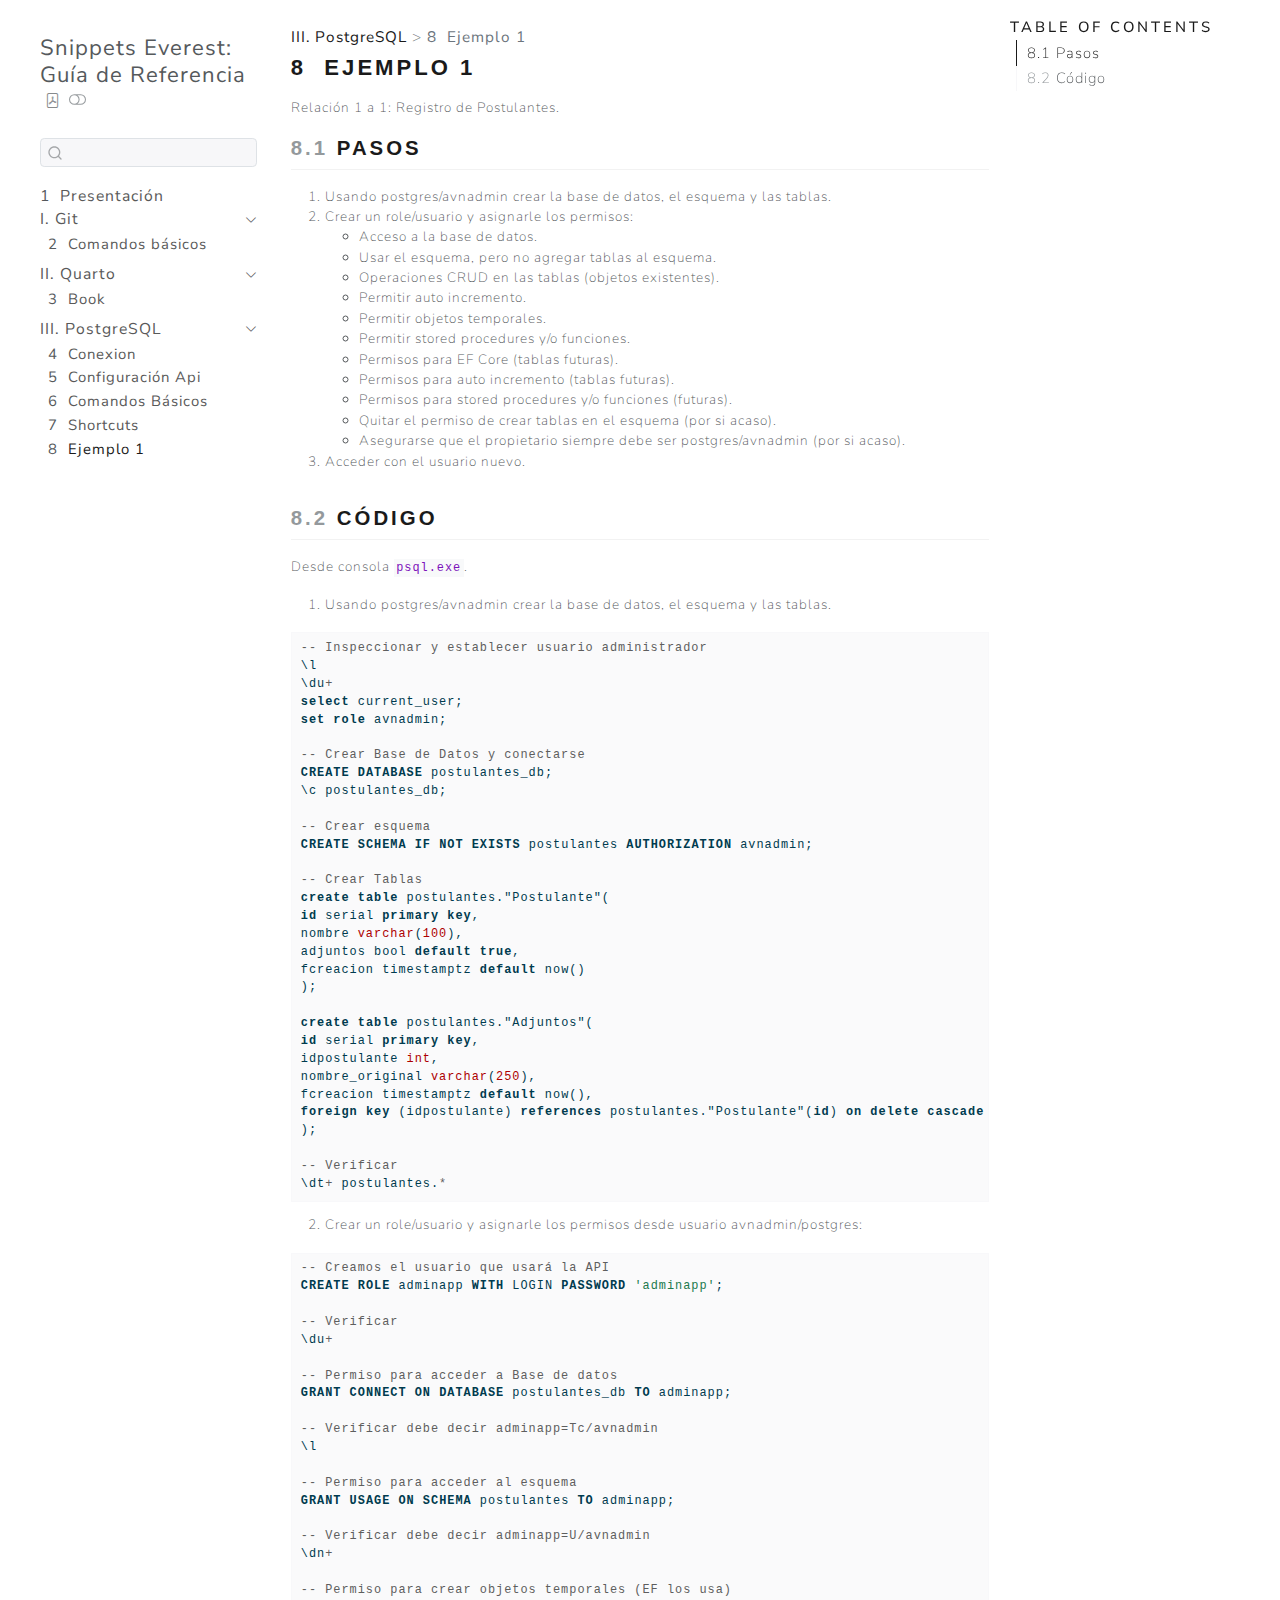
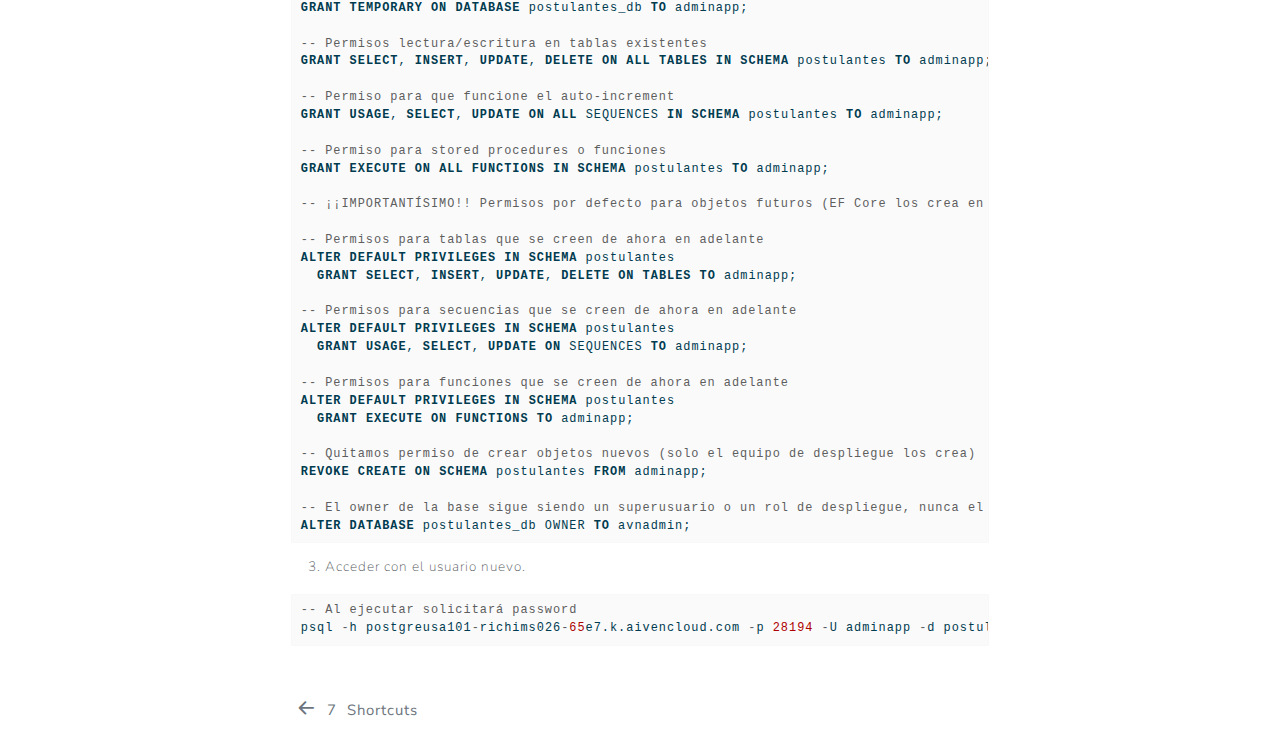
<file: PostgreSql/Ejemplo1.html>
<!DOCTYPE html>
<html xmlns="http://www.w3.org/1999/xhtml" lang="en" xml:lang="en"><head>

<meta charset="utf-8">
<meta name="generator" content="quarto-1.7.23">

<meta name="viewport" content="width=device-width, initial-scale=1.0, user-scalable=yes">


<title>8&nbsp; Ejemplo 1 – Snippets Everest: Guía de Referencia</title>
<style>
code{white-space: pre-wrap;}
span.smallcaps{font-variant: small-caps;}
div.columns{display: flex; gap: min(4vw, 1.5em);}
div.column{flex: auto; overflow-x: auto;}
div.hanging-indent{margin-left: 1.5em; text-indent: -1.5em;}
ul.task-list{list-style: none;}
ul.task-list li input[type="checkbox"] {
  width: 0.8em;
  margin: 0 0.8em 0.2em -1em; /* quarto-specific, see https://github.com/quarto-dev/quarto-cli/issues/4556 */ 
  vertical-align: middle;
}
/* CSS for syntax highlighting */
html { -webkit-text-size-adjust: 100%; }
pre > code.sourceCode { white-space: pre; position: relative; }
pre > code.sourceCode > span { display: inline-block; line-height: 1.25; }
pre > code.sourceCode > span:empty { height: 1.2em; }
.sourceCode { overflow: visible; }
code.sourceCode > span { color: inherit; text-decoration: inherit; }
div.sourceCode { margin: 1em 0; }
pre.sourceCode { margin: 0; }
@media screen {
div.sourceCode { overflow: auto; }
}
@media print {
pre > code.sourceCode { white-space: pre-wrap; }
pre > code.sourceCode > span { text-indent: -5em; padding-left: 5em; }
}
pre.numberSource code
  { counter-reset: source-line 0; }
pre.numberSource code > span
  { position: relative; left: -4em; counter-increment: source-line; }
pre.numberSource code > span > a:first-child::before
  { content: counter(source-line);
    position: relative; left: -1em; text-align: right; vertical-align: baseline;
    border: none; display: inline-block;
    -webkit-touch-callout: none; -webkit-user-select: none;
    -khtml-user-select: none; -moz-user-select: none;
    -ms-user-select: none; user-select: none;
    padding: 0 4px; width: 4em;
  }
pre.numberSource { margin-left: 3em;  padding-left: 4px; }
div.sourceCode
  {   }
@media screen {
pre > code.sourceCode > span > a:first-child::before { text-decoration: underline; }
}
</style>


<script src="../site_libs/quarto-nav/quarto-nav.js"></script>
<script src="../site_libs/quarto-nav/headroom.min.js"></script>
<script src="../site_libs/clipboard/clipboard.min.js"></script>
<script src="../site_libs/quarto-search/autocomplete.umd.js"></script>
<script src="../site_libs/quarto-search/fuse.min.js"></script>
<script src="../site_libs/quarto-search/quarto-search.js"></script>
<meta name="quarto:offset" content="../">
<link href="../PostgreSql/Utilidades.html" rel="prev">
<script src="../site_libs/quarto-html/quarto.js" type="module"></script>
<script src="../site_libs/quarto-html/tabsets/tabsets.js" type="module"></script>
<script src="../site_libs/quarto-html/popper.min.js"></script>
<script src="../site_libs/quarto-html/tippy.umd.min.js"></script>
<script src="../site_libs/quarto-html/anchor.min.js"></script>
<link href="../site_libs/quarto-html/tippy.css" rel="stylesheet">
<link href="../site_libs/quarto-html/quarto-syntax-highlighting-dark-7271f29f9498218151f3120baddb7363.css" rel="stylesheet" class="quarto-color-scheme quarto-color-alternate" id="quarto-text-highlighting-styles">
<link href="../site_libs/quarto-html/quarto-syntax-highlighting-226bd0f977fa82dfae4534cac220d79a.css" rel="stylesheet" class="quarto-color-scheme" id="quarto-text-highlighting-styles">
<script src="../site_libs/bootstrap/bootstrap.min.js"></script>
<link href="../site_libs/bootstrap/bootstrap-icons.css" rel="stylesheet">
<link href="../site_libs/bootstrap/bootstrap-797cd9785c3901c68a1090156ceb6a41.min.css" rel="stylesheet" append-hash="true" class="quarto-color-scheme" id="quarto-bootstrap" data-mode="light">
<link href="../site_libs/bootstrap/bootstrap-dark-58af68d1a1384f8c8ad4bd18c5f0ccb4.min.css" rel="stylesheet" append-hash="true" class="quarto-color-scheme quarto-color-alternate" id="quarto-bootstrap" data-mode="dark">
<link href="../site_libs/bootstrap/bootstrap-797cd9785c3901c68a1090156ceb6a41.min.css" rel="stylesheet" append-hash="true" class="quarto-color-scheme-extra" id="quarto-bootstrap" data-mode="light">
<script id="quarto-search-options" type="application/json">{
  "location": "sidebar",
  "copy-button": false,
  "collapse-after": 3,
  "panel-placement": "start",
  "type": "textbox",
  "limit": 50,
  "keyboard-shortcut": [
    "f",
    "/",
    "s"
  ],
  "show-item-context": false,
  "language": {
    "search-no-results-text": "No results",
    "search-matching-documents-text": "matching documents",
    "search-copy-link-title": "Copy link to search",
    "search-hide-matches-text": "Hide additional matches",
    "search-more-match-text": "more match in this document",
    "search-more-matches-text": "more matches in this document",
    "search-clear-button-title": "Clear",
    "search-text-placeholder": "",
    "search-detached-cancel-button-title": "Cancel",
    "search-submit-button-title": "Submit",
    "search-label": "Search"
  }
}</script>


<link rel="stylesheet" href="https://fonts.googleapis.com/css2?family=Open+Sans:ital,wght@0,300..800;1,300..800&amp;display=swap">
<link rel="stylesheet" href="https://cdn.jsdelivr.net/npm/bootstrap-icons@1.11.3/font/bootstrap-icons.min.css">
<link rel="stylesheet" href="../style.css">
</head>

<body class="nav-sidebar floating quarto-light"><script id="quarto-html-before-body" type="application/javascript">
    const toggleBodyColorMode = (bsSheetEl) => {
      const mode = bsSheetEl.getAttribute("data-mode");
      const bodyEl = window.document.querySelector("body");
      if (mode === "dark") {
        bodyEl.classList.add("quarto-dark");
        bodyEl.classList.remove("quarto-light");
      } else {
        bodyEl.classList.add("quarto-light");
        bodyEl.classList.remove("quarto-dark");
      }
    }
    const toggleBodyColorPrimary = () => {
      const bsSheetEl = window.document.querySelector("link#quarto-bootstrap:not([rel=disabled-stylesheet])");
      if (bsSheetEl) {
        toggleBodyColorMode(bsSheetEl);
      }
    }
    window.setColorSchemeToggle = (alternate) => {
      const toggles = window.document.querySelectorAll('.quarto-color-scheme-toggle');
      for (let i=0; i < toggles.length; i++) {
        const toggle = toggles[i];
        if (toggle) {
          if (alternate) {
            toggle.classList.add("alternate");
          } else {
            toggle.classList.remove("alternate");
          }
        }
      }
    };
    const toggleColorMode = (alternate) => {
      // Switch the stylesheets
      const primaryStylesheets = window.document.querySelectorAll('link.quarto-color-scheme:not(.quarto-color-alternate)');
      const alternateStylesheets = window.document.querySelectorAll('link.quarto-color-scheme.quarto-color-alternate');
      manageTransitions('#quarto-margin-sidebar .nav-link', false);
      if (alternate) {
        // note: dark is layered on light, we don't disable primary!
        enableStylesheet(alternateStylesheets);
        for (const sheetNode of alternateStylesheets) {
          if (sheetNode.id === "quarto-bootstrap") {
            toggleBodyColorMode(sheetNode);
          }
        }
      } else {
        disableStylesheet(alternateStylesheets);
        enableStylesheet(primaryStylesheets)
        toggleBodyColorPrimary();
      }
      manageTransitions('#quarto-margin-sidebar .nav-link', true);
      // Switch the toggles
      window.setColorSchemeToggle(alternate)
      // Hack to workaround the fact that safari doesn't
      // properly recolor the scrollbar when toggling (#1455)
      if (navigator.userAgent.indexOf('Safari') > 0 && navigator.userAgent.indexOf('Chrome') == -1) {
        manageTransitions("body", false);
        window.scrollTo(0, 1);
        setTimeout(() => {
          window.scrollTo(0, 0);
          manageTransitions("body", true);
        }, 40);
      }
    }
    const disableStylesheet = (stylesheets) => {
      for (let i=0; i < stylesheets.length; i++) {
        const stylesheet = stylesheets[i];
        stylesheet.rel = 'disabled-stylesheet';
      }
    }
    const enableStylesheet = (stylesheets) => {
      for (let i=0; i < stylesheets.length; i++) {
        const stylesheet = stylesheets[i];
        if(stylesheet.rel !== 'stylesheet') { // for Chrome, which will still FOUC without this check
          stylesheet.rel = 'stylesheet';
        }
      }
    }
    const manageTransitions = (selector, allowTransitions) => {
      const els = window.document.querySelectorAll(selector);
      for (let i=0; i < els.length; i++) {
        const el = els[i];
        if (allowTransitions) {
          el.classList.remove('notransition');
        } else {
          el.classList.add('notransition');
        }
      }
    }
    const isFileUrl = () => {
      return window.location.protocol === 'file:';
    }
    window.hasAlternateSentinel = () => {
      let styleSentinel = getColorSchemeSentinel();
      if (styleSentinel !== null) {
        return styleSentinel === "alternate";
      } else {
        return false;
      }
    }
    const setStyleSentinel = (alternate) => {
      const value = alternate ? "alternate" : "default";
      if (!isFileUrl()) {
        window.localStorage.setItem("quarto-color-scheme", value);
      } else {
        localAlternateSentinel = value;
      }
    }
    const getColorSchemeSentinel = () => {
      if (!isFileUrl()) {
        const storageValue = window.localStorage.getItem("quarto-color-scheme");
        return storageValue != null ? storageValue : localAlternateSentinel;
      } else {
        return localAlternateSentinel;
      }
    }
    const toggleGiscusIfUsed = (isAlternate, darkModeDefault) => {
      const baseTheme = document.querySelector('#giscus-base-theme')?.value ?? 'light';
      const alternateTheme = document.querySelector('#giscus-alt-theme')?.value ?? 'dark';
      let newTheme = '';
      if(darkModeDefault) {
        newTheme = isAlternate ? baseTheme : alternateTheme;
      } else {
        newTheme = isAlternate ? alternateTheme : baseTheme;
      }
      const changeGiscusTheme = () => {
        // From: https://github.com/giscus/giscus/issues/336
        const sendMessage = (message) => {
          const iframe = document.querySelector('iframe.giscus-frame');
          if (!iframe) return;
          iframe.contentWindow.postMessage({ giscus: message }, 'https://giscus.app');
        }
        sendMessage({
          setConfig: {
            theme: newTheme
          }
        });
      }
      const isGiscussLoaded = window.document.querySelector('iframe.giscus-frame') !== null;
      if (isGiscussLoaded) {
        changeGiscusTheme();
      }
    };
    const darkModeDefault = false;
    document.querySelector('link.quarto-color-scheme-extra').rel = 'disabled-stylesheet';
    let localAlternateSentinel = darkModeDefault ? 'alternate' : 'default';
    // Dark / light mode switch
    window.quartoToggleColorScheme = () => {
      // Read the current dark / light value
      let toAlternate = !window.hasAlternateSentinel();
      toggleColorMode(toAlternate);
      setStyleSentinel(toAlternate);
      toggleGiscusIfUsed(toAlternate, darkModeDefault);
    };
    // Switch to dark mode if need be
    if (window.hasAlternateSentinel()) {
      toggleColorMode(true);
    } else {
      toggleColorMode(false);
    }
  </script>

<div id="quarto-search-results"></div>
  <header id="quarto-header" class="headroom fixed-top">
  <nav class="quarto-secondary-nav">
    <div class="container-fluid d-flex">
      <button type="button" class="quarto-btn-toggle btn" data-bs-toggle="collapse" role="button" data-bs-target=".quarto-sidebar-collapse-item" aria-controls="quarto-sidebar" aria-expanded="false" aria-label="Toggle sidebar navigation" onclick="if (window.quartoToggleHeadroom) { window.quartoToggleHeadroom(); }">
        <i class="bi bi-layout-text-sidebar-reverse"></i>
      </button>
        <nav class="quarto-page-breadcrumbs" aria-label="breadcrumb"><ol class="breadcrumb"><li class="breadcrumb-item"><a href="../PostgreSql/Conexion.html">III. PostgreSQL</a></li><li class="breadcrumb-item"><a href="../PostgreSql/Ejemplo1.html"><span class="chapter-number">8</span>&nbsp; <span class="chapter-title">Ejemplo 1</span></a></li></ol></nav>
        <a class="flex-grow-1" role="navigation" data-bs-toggle="collapse" data-bs-target=".quarto-sidebar-collapse-item" aria-controls="quarto-sidebar" aria-expanded="false" aria-label="Toggle sidebar navigation" onclick="if (window.quartoToggleHeadroom) { window.quartoToggleHeadroom(); }">      
        </a>
      <button type="button" class="btn quarto-search-button" aria-label="Search" onclick="window.quartoOpenSearch();">
        <i class="bi bi-search"></i>
      </button>
    </div>
  </nav>
</header>
<!-- content -->
<div id="quarto-content" class="quarto-container page-columns page-rows-contents page-layout-article">
<!-- sidebar -->
  <nav id="quarto-sidebar" class="sidebar collapse collapse-horizontal quarto-sidebar-collapse-item sidebar-navigation floating overflow-auto">
    <div class="pt-lg-2 mt-2 text-left sidebar-header">
    <div class="sidebar-title mb-0 py-0">
      <a href="../">Snippets Everest: Guía de Referencia</a> 
        <div class="sidebar-tools-main">
    <a href="../Snippets-Everest--Guía-de-Referencia.pdf" title="Download PDF" class="quarto-navigation-tool px-1" aria-label="Download PDF"><i class="bi bi-file-pdf"></i></a>
  <a href="" class="quarto-color-scheme-toggle quarto-navigation-tool  px-1" onclick="window.quartoToggleColorScheme(); return false;" title="Toggle dark mode"><i class="bi"></i></a>
</div>
    </div>
      </div>
        <div class="mt-2 flex-shrink-0 align-items-center">
        <div class="sidebar-search">
        <div id="quarto-search" class="" title="Search"></div>
        </div>
        </div>
    <div class="sidebar-menu-container"> 
    <ul class="list-unstyled mt-1">
        <li class="sidebar-item">
  <div class="sidebar-item-container"> 
  <a href="../index.html" class="sidebar-item-text sidebar-link">
 <span class="menu-text"><span class="chapter-number">1</span>&nbsp; <span class="chapter-title">Presentación</span></span></a>
  </div>
</li>
        <li class="sidebar-item sidebar-item-section">
      <div class="sidebar-item-container"> 
            <a class="sidebar-item-text sidebar-link text-start" data-bs-toggle="collapse" data-bs-target="#quarto-sidebar-section-1" role="navigation" aria-expanded="true">
 <span class="menu-text">I. Git</span></a>
          <a class="sidebar-item-toggle text-start" data-bs-toggle="collapse" data-bs-target="#quarto-sidebar-section-1" role="navigation" aria-expanded="true" aria-label="Toggle section">
            <i class="bi bi-chevron-right ms-2"></i>
          </a> 
      </div>
      <ul id="quarto-sidebar-section-1" class="collapse list-unstyled sidebar-section depth1 show">  
          <li class="sidebar-item">
  <div class="sidebar-item-container"> 
  <a href="../Git/Comandos.html" class="sidebar-item-text sidebar-link">
 <span class="menu-text"><span class="chapter-number">2</span>&nbsp; <span class="chapter-title">Comandos básicos</span></span></a>
  </div>
</li>
      </ul>
  </li>
        <li class="sidebar-item sidebar-item-section">
      <div class="sidebar-item-container"> 
            <a class="sidebar-item-text sidebar-link text-start" data-bs-toggle="collapse" data-bs-target="#quarto-sidebar-section-2" role="navigation" aria-expanded="true">
 <span class="menu-text">II. Quarto</span></a>
          <a class="sidebar-item-toggle text-start" data-bs-toggle="collapse" data-bs-target="#quarto-sidebar-section-2" role="navigation" aria-expanded="true" aria-label="Toggle section">
            <i class="bi bi-chevron-right ms-2"></i>
          </a> 
      </div>
      <ul id="quarto-sidebar-section-2" class="collapse list-unstyled sidebar-section depth1 show">  
          <li class="sidebar-item">
  <div class="sidebar-item-container"> 
  <a href="../QuartoDoc/Book.html" class="sidebar-item-text sidebar-link">
 <span class="menu-text"><span class="chapter-number">3</span>&nbsp; <span class="chapter-title">Book</span></span></a>
  </div>
</li>
      </ul>
  </li>
        <li class="sidebar-item sidebar-item-section">
      <div class="sidebar-item-container"> 
            <a class="sidebar-item-text sidebar-link text-start" data-bs-toggle="collapse" data-bs-target="#quarto-sidebar-section-3" role="navigation" aria-expanded="true">
 <span class="menu-text">III. PostgreSQL</span></a>
          <a class="sidebar-item-toggle text-start" data-bs-toggle="collapse" data-bs-target="#quarto-sidebar-section-3" role="navigation" aria-expanded="true" aria-label="Toggle section">
            <i class="bi bi-chevron-right ms-2"></i>
          </a> 
      </div>
      <ul id="quarto-sidebar-section-3" class="collapse list-unstyled sidebar-section depth1 show">  
          <li class="sidebar-item">
  <div class="sidebar-item-container"> 
  <a href="../PostgreSql/Conexion.html" class="sidebar-item-text sidebar-link">
 <span class="menu-text"><span class="chapter-number">4</span>&nbsp; <span class="chapter-title">Conexion</span></span></a>
  </div>
</li>
          <li class="sidebar-item">
  <div class="sidebar-item-container"> 
  <a href="../PostgreSql/ConfigApi.html" class="sidebar-item-text sidebar-link">
 <span class="menu-text"><span class="chapter-number">5</span>&nbsp; <span class="chapter-title">Configuración Api</span></span></a>
  </div>
</li>
          <li class="sidebar-item">
  <div class="sidebar-item-container"> 
  <a href="../PostgreSql/ComandosBasicos.html" class="sidebar-item-text sidebar-link">
 <span class="menu-text"><span class="chapter-number">6</span>&nbsp; <span class="chapter-title">Comandos Básicos</span></span></a>
  </div>
</li>
          <li class="sidebar-item">
  <div class="sidebar-item-container"> 
  <a href="../PostgreSql/Utilidades.html" class="sidebar-item-text sidebar-link">
 <span class="menu-text"><span class="chapter-number">7</span>&nbsp; <span class="chapter-title">Shortcuts</span></span></a>
  </div>
</li>
          <li class="sidebar-item">
  <div class="sidebar-item-container"> 
  <a href="../PostgreSql/Ejemplo1.html" class="sidebar-item-text sidebar-link active">
 <span class="menu-text"><span class="chapter-number">8</span>&nbsp; <span class="chapter-title">Ejemplo 1</span></span></a>
  </div>
</li>
      </ul>
  </li>
    </ul>
    </div>
</nav>
<div id="quarto-sidebar-glass" class="quarto-sidebar-collapse-item" data-bs-toggle="collapse" data-bs-target=".quarto-sidebar-collapse-item"></div>
<!-- margin-sidebar -->
    <div id="quarto-margin-sidebar" class="sidebar margin-sidebar">
        <nav id="TOC" role="doc-toc" class="toc-active">
    <h2 id="toc-title">Table of contents</h2>
   
  <ul>
  <li><a href="#pasos" id="toc-pasos" class="nav-link active" data-scroll-target="#pasos"><span class="header-section-number">8.1</span> Pasos</a></li>
  <li><a href="#código" id="toc-código" class="nav-link" data-scroll-target="#código"><span class="header-section-number">8.2</span> Código</a></li>
  </ul>
</nav>
    </div>
<!-- main -->
<main class="content" id="quarto-document-content">


<header id="title-block-header" class="quarto-title-block default"><nav class="quarto-page-breadcrumbs quarto-title-breadcrumbs d-none d-lg-block" aria-label="breadcrumb"><ol class="breadcrumb"><li class="breadcrumb-item"><a href="../PostgreSql/Conexion.html">III. PostgreSQL</a></li><li class="breadcrumb-item"><a href="../PostgreSql/Ejemplo1.html"><span class="chapter-number">8</span>&nbsp; <span class="chapter-title">Ejemplo 1</span></a></li></ol></nav>
<div class="quarto-title">
<h1 class="title"><span class="chapter-number">8</span>&nbsp; <span class="chapter-title">Ejemplo 1</span></h1>
</div>



<div class="quarto-title-meta">

    
  
    
  </div>
  


</header>


<p>Relación 1 a 1: Registro de Postulantes.</p>
<section id="pasos" class="level2" data-number="8.1">
<h2 data-number="8.1" class="anchored" data-anchor-id="pasos"><span class="header-section-number">8.1</span> Pasos</h2>
<ol type="1">
<li>Usando postgres/avnadmin crear la base de datos, el esquema y las tablas.</li>
<li>Crear un role/usuario y asignarle los permisos:
<ul>
<li>Acceso a la base de datos.</li>
<li>Usar el esquema, pero no agregar tablas al esquema.</li>
<li>Operaciones CRUD en las tablas (objetos existentes).</li>
<li>Permitir auto incremento.</li>
<li>Permitir objetos temporales.</li>
<li>Permitir stored procedures y/o funciones.</li>
<li>Permisos para EF Core (tablas futuras).</li>
<li>Permisos para auto incremento (tablas futuras).</li>
<li>Permisos para stored procedures y/o funciones (futuras).</li>
<li>Quitar el permiso de crear tablas en el esquema (por si acaso).</li>
<li>Asegurarse que el propietario siempre debe ser postgres/avnadmin (por si acaso).</li>
</ul></li>
<li>Acceder con el usuario nuevo.</li>
</ol>
</section>
<section id="código" class="level2" data-number="8.2">
<h2 data-number="8.2" class="anchored" data-anchor-id="código"><span class="header-section-number">8.2</span> Código</h2>
<p>Desde consola <code>psql.exe</code>.</p>
<ol type="1">
<li>Usando postgres/avnadmin crear la base de datos, el esquema y las tablas.</li>
</ol>
<div class="sourceCode" id="cb1"><pre class="sourceCode sql code-with-copy"><code class="sourceCode sql"><span id="cb1-1"><a href="#cb1-1" aria-hidden="true" tabindex="-1"></a><span class="co">-- Inspeccionar y establecer usuario administrador</span></span>
<span id="cb1-2"><a href="#cb1-2" aria-hidden="true" tabindex="-1"></a>\l</span>
<span id="cb1-3"><a href="#cb1-3" aria-hidden="true" tabindex="-1"></a>\du<span class="op">+</span></span>
<span id="cb1-4"><a href="#cb1-4" aria-hidden="true" tabindex="-1"></a><span class="kw">select</span> current_user;</span>
<span id="cb1-5"><a href="#cb1-5" aria-hidden="true" tabindex="-1"></a><span class="kw">set</span> <span class="kw">role</span> avnadmin;</span>
<span id="cb1-6"><a href="#cb1-6" aria-hidden="true" tabindex="-1"></a></span>
<span id="cb1-7"><a href="#cb1-7" aria-hidden="true" tabindex="-1"></a><span class="co">-- Crear Base de Datos y conectarse</span></span>
<span id="cb1-8"><a href="#cb1-8" aria-hidden="true" tabindex="-1"></a><span class="kw">CREATE</span> <span class="kw">DATABASE</span> postulantes_db;</span>
<span id="cb1-9"><a href="#cb1-9" aria-hidden="true" tabindex="-1"></a>\c postulantes_db;</span>
<span id="cb1-10"><a href="#cb1-10" aria-hidden="true" tabindex="-1"></a></span>
<span id="cb1-11"><a href="#cb1-11" aria-hidden="true" tabindex="-1"></a><span class="co">-- Crear esquema </span></span>
<span id="cb1-12"><a href="#cb1-12" aria-hidden="true" tabindex="-1"></a><span class="kw">CREATE</span> <span class="kw">SCHEMA</span> <span class="cf">IF</span> <span class="kw">NOT</span> <span class="kw">EXISTS</span> postulantes <span class="kw">AUTHORIZATION</span> avnadmin;</span>
<span id="cb1-13"><a href="#cb1-13" aria-hidden="true" tabindex="-1"></a></span>
<span id="cb1-14"><a href="#cb1-14" aria-hidden="true" tabindex="-1"></a><span class="co">-- Crear Tablas</span></span>
<span id="cb1-15"><a href="#cb1-15" aria-hidden="true" tabindex="-1"></a><span class="kw">create</span> <span class="kw">table</span> postulantes.<span class="ot">"Postulante"</span>(</span>
<span id="cb1-16"><a href="#cb1-16" aria-hidden="true" tabindex="-1"></a><span class="kw">id</span> serial <span class="kw">primary</span> <span class="kw">key</span>, </span>
<span id="cb1-17"><a href="#cb1-17" aria-hidden="true" tabindex="-1"></a>nombre <span class="dt">varchar</span>(<span class="dv">100</span>),</span>
<span id="cb1-18"><a href="#cb1-18" aria-hidden="true" tabindex="-1"></a>adjuntos bool <span class="kw">default</span> <span class="kw">true</span>,</span>
<span id="cb1-19"><a href="#cb1-19" aria-hidden="true" tabindex="-1"></a>fcreacion timestamptz <span class="kw">default</span> now()</span>
<span id="cb1-20"><a href="#cb1-20" aria-hidden="true" tabindex="-1"></a>);</span>
<span id="cb1-21"><a href="#cb1-21" aria-hidden="true" tabindex="-1"></a></span>
<span id="cb1-22"><a href="#cb1-22" aria-hidden="true" tabindex="-1"></a><span class="kw">create</span> <span class="kw">table</span> postulantes.<span class="ot">"Adjuntos"</span>(</span>
<span id="cb1-23"><a href="#cb1-23" aria-hidden="true" tabindex="-1"></a><span class="kw">id</span> serial <span class="kw">primary</span> <span class="kw">key</span>, </span>
<span id="cb1-24"><a href="#cb1-24" aria-hidden="true" tabindex="-1"></a>idpostulante <span class="dt">int</span>,</span>
<span id="cb1-25"><a href="#cb1-25" aria-hidden="true" tabindex="-1"></a>nombre_original <span class="dt">varchar</span>(<span class="dv">250</span>),</span>
<span id="cb1-26"><a href="#cb1-26" aria-hidden="true" tabindex="-1"></a>fcreacion timestamptz <span class="kw">default</span> now(),</span>
<span id="cb1-27"><a href="#cb1-27" aria-hidden="true" tabindex="-1"></a><span class="kw">foreign</span> <span class="kw">key</span> (idpostulante) <span class="kw">references</span> postulantes.<span class="ot">"Postulante"</span>(<span class="kw">id</span>) <span class="kw">on</span> <span class="kw">delete</span> <span class="kw">cascade</span></span>
<span id="cb1-28"><a href="#cb1-28" aria-hidden="true" tabindex="-1"></a>);</span>
<span id="cb1-29"><a href="#cb1-29" aria-hidden="true" tabindex="-1"></a></span>
<span id="cb1-30"><a href="#cb1-30" aria-hidden="true" tabindex="-1"></a><span class="co">-- Verificar</span></span>
<span id="cb1-31"><a href="#cb1-31" aria-hidden="true" tabindex="-1"></a>\dt<span class="op">+</span> postulantes.<span class="op">*</span></span></code><button title="Copy to Clipboard" class="code-copy-button"><i class="bi"></i></button></pre></div>
<ol start="2" type="1">
<li>Crear un role/usuario y asignarle los permisos desde usuario avnadmin/postgres:</li>
</ol>
<div class="sourceCode" id="cb2"><pre class="sourceCode sql code-with-copy"><code class="sourceCode sql"><span id="cb2-1"><a href="#cb2-1" aria-hidden="true" tabindex="-1"></a><span class="co">-- Creamos el usuario que usará la API</span></span>
<span id="cb2-2"><a href="#cb2-2" aria-hidden="true" tabindex="-1"></a><span class="kw">CREATE</span> <span class="kw">ROLE</span> adminapp <span class="kw">WITH</span> LOGIN <span class="kw">PASSWORD</span> <span class="st">'adminapp'</span>;</span>
<span id="cb2-3"><a href="#cb2-3" aria-hidden="true" tabindex="-1"></a></span>
<span id="cb2-4"><a href="#cb2-4" aria-hidden="true" tabindex="-1"></a><span class="co">-- Verificar</span></span>
<span id="cb2-5"><a href="#cb2-5" aria-hidden="true" tabindex="-1"></a>\du<span class="op">+</span></span>
<span id="cb2-6"><a href="#cb2-6" aria-hidden="true" tabindex="-1"></a></span>
<span id="cb2-7"><a href="#cb2-7" aria-hidden="true" tabindex="-1"></a><span class="co">-- Permiso para acceder a Base de datos</span></span>
<span id="cb2-8"><a href="#cb2-8" aria-hidden="true" tabindex="-1"></a><span class="kw">GRANT</span> <span class="kw">CONNECT</span> <span class="kw">ON</span> <span class="kw">DATABASE</span> postulantes_db <span class="kw">TO</span> adminapp;</span>
<span id="cb2-9"><a href="#cb2-9" aria-hidden="true" tabindex="-1"></a></span>
<span id="cb2-10"><a href="#cb2-10" aria-hidden="true" tabindex="-1"></a><span class="co">-- Verificar debe decir adminapp=Tc/avnadmin</span></span>
<span id="cb2-11"><a href="#cb2-11" aria-hidden="true" tabindex="-1"></a>\l</span>
<span id="cb2-12"><a href="#cb2-12" aria-hidden="true" tabindex="-1"></a></span>
<span id="cb2-13"><a href="#cb2-13" aria-hidden="true" tabindex="-1"></a><span class="co">-- Permiso para acceder al esquema</span></span>
<span id="cb2-14"><a href="#cb2-14" aria-hidden="true" tabindex="-1"></a><span class="kw">GRANT</span> <span class="kw">USAGE</span> <span class="kw">ON</span> <span class="kw">SCHEMA</span> postulantes <span class="kw">TO</span> adminapp;</span>
<span id="cb2-15"><a href="#cb2-15" aria-hidden="true" tabindex="-1"></a></span>
<span id="cb2-16"><a href="#cb2-16" aria-hidden="true" tabindex="-1"></a><span class="co">-- Verificar debe decir adminapp=U/avnadmin</span></span>
<span id="cb2-17"><a href="#cb2-17" aria-hidden="true" tabindex="-1"></a>\dn<span class="op">+</span></span>
<span id="cb2-18"><a href="#cb2-18" aria-hidden="true" tabindex="-1"></a></span>
<span id="cb2-19"><a href="#cb2-19" aria-hidden="true" tabindex="-1"></a><span class="co">-- Permiso para crear objetos temporales (EF los usa)</span></span>
<span id="cb2-20"><a href="#cb2-20" aria-hidden="true" tabindex="-1"></a><span class="kw">GRANT</span> <span class="kw">TEMPORARY</span> <span class="kw">ON</span> <span class="kw">DATABASE</span> postulantes_db <span class="kw">TO</span> adminapp;</span>
<span id="cb2-21"><a href="#cb2-21" aria-hidden="true" tabindex="-1"></a></span>
<span id="cb2-22"><a href="#cb2-22" aria-hidden="true" tabindex="-1"></a><span class="co">-- Permisos lectura/escritura en tablas existentes</span></span>
<span id="cb2-23"><a href="#cb2-23" aria-hidden="true" tabindex="-1"></a><span class="kw">GRANT</span> <span class="kw">SELECT</span>, <span class="kw">INSERT</span>, <span class="kw">UPDATE</span>, <span class="kw">DELETE</span> <span class="kw">ON</span> <span class="kw">ALL</span> <span class="kw">TABLES</span> <span class="kw">IN</span> <span class="kw">SCHEMA</span> postulantes <span class="kw">TO</span> adminapp;</span>
<span id="cb2-24"><a href="#cb2-24" aria-hidden="true" tabindex="-1"></a></span>
<span id="cb2-25"><a href="#cb2-25" aria-hidden="true" tabindex="-1"></a><span class="co">-- Permiso para que funcione el auto-increment</span></span>
<span id="cb2-26"><a href="#cb2-26" aria-hidden="true" tabindex="-1"></a><span class="kw">GRANT</span> <span class="kw">USAGE</span>, <span class="kw">SELECT</span>, <span class="kw">UPDATE</span> <span class="kw">ON</span> <span class="kw">ALL</span> SEQUENCES <span class="kw">IN</span> <span class="kw">SCHEMA</span> postulantes <span class="kw">TO</span> adminapp;</span>
<span id="cb2-27"><a href="#cb2-27" aria-hidden="true" tabindex="-1"></a></span>
<span id="cb2-28"><a href="#cb2-28" aria-hidden="true" tabindex="-1"></a><span class="co">-- Permiso para stored procedures o funciones</span></span>
<span id="cb2-29"><a href="#cb2-29" aria-hidden="true" tabindex="-1"></a><span class="kw">GRANT</span> <span class="kw">EXECUTE</span> <span class="kw">ON</span> <span class="kw">ALL</span> <span class="kw">FUNCTIONS</span> <span class="kw">IN</span> <span class="kw">SCHEMA</span> postulantes <span class="kw">TO</span> adminapp;</span>
<span id="cb2-30"><a href="#cb2-30" aria-hidden="true" tabindex="-1"></a></span>
<span id="cb2-31"><a href="#cb2-31" aria-hidden="true" tabindex="-1"></a><span class="co">-- ¡¡IMPORTANTÍSIMO!! Permisos por defecto para objetos futuros (EF Core los crea en runtime)</span></span>
<span id="cb2-32"><a href="#cb2-32" aria-hidden="true" tabindex="-1"></a></span>
<span id="cb2-33"><a href="#cb2-33" aria-hidden="true" tabindex="-1"></a><span class="co">-- Permisos para tablas que se creen de ahora en adelante</span></span>
<span id="cb2-34"><a href="#cb2-34" aria-hidden="true" tabindex="-1"></a><span class="kw">ALTER</span> <span class="kw">DEFAULT</span> <span class="kw">PRIVILEGES</span> <span class="kw">IN</span> <span class="kw">SCHEMA</span> postulantes</span>
<span id="cb2-35"><a href="#cb2-35" aria-hidden="true" tabindex="-1"></a>  <span class="kw">GRANT</span> <span class="kw">SELECT</span>, <span class="kw">INSERT</span>, <span class="kw">UPDATE</span>, <span class="kw">DELETE</span> <span class="kw">ON</span> <span class="kw">TABLES</span> <span class="kw">TO</span> adminapp;</span>
<span id="cb2-36"><a href="#cb2-36" aria-hidden="true" tabindex="-1"></a></span>
<span id="cb2-37"><a href="#cb2-37" aria-hidden="true" tabindex="-1"></a><span class="co">-- Permisos para secuencias que se creen de ahora en adelante</span></span>
<span id="cb2-38"><a href="#cb2-38" aria-hidden="true" tabindex="-1"></a><span class="kw">ALTER</span> <span class="kw">DEFAULT</span> <span class="kw">PRIVILEGES</span> <span class="kw">IN</span> <span class="kw">SCHEMA</span> postulantes</span>
<span id="cb2-39"><a href="#cb2-39" aria-hidden="true" tabindex="-1"></a>  <span class="kw">GRANT</span> <span class="kw">USAGE</span>, <span class="kw">SELECT</span>, <span class="kw">UPDATE</span> <span class="kw">ON</span> SEQUENCES <span class="kw">TO</span> adminapp;</span>
<span id="cb2-40"><a href="#cb2-40" aria-hidden="true" tabindex="-1"></a></span>
<span id="cb2-41"><a href="#cb2-41" aria-hidden="true" tabindex="-1"></a><span class="co">-- Permisos para funciones que se creen de ahora en adelante</span></span>
<span id="cb2-42"><a href="#cb2-42" aria-hidden="true" tabindex="-1"></a><span class="kw">ALTER</span> <span class="kw">DEFAULT</span> <span class="kw">PRIVILEGES</span> <span class="kw">IN</span> <span class="kw">SCHEMA</span> postulantes</span>
<span id="cb2-43"><a href="#cb2-43" aria-hidden="true" tabindex="-1"></a>  <span class="kw">GRANT</span> <span class="kw">EXECUTE</span> <span class="kw">ON</span> <span class="kw">FUNCTIONS</span> <span class="kw">TO</span> adminapp;</span>
<span id="cb2-44"><a href="#cb2-44" aria-hidden="true" tabindex="-1"></a></span>
<span id="cb2-45"><a href="#cb2-45" aria-hidden="true" tabindex="-1"></a><span class="co">-- Quitamos permiso de crear objetos nuevos (solo el equipo de despliegue los crea)</span></span>
<span id="cb2-46"><a href="#cb2-46" aria-hidden="true" tabindex="-1"></a><span class="kw">REVOKE</span> <span class="kw">CREATE</span> <span class="kw">ON</span> <span class="kw">SCHEMA</span> postulantes <span class="kw">FROM</span> adminapp;</span>
<span id="cb2-47"><a href="#cb2-47" aria-hidden="true" tabindex="-1"></a></span>
<span id="cb2-48"><a href="#cb2-48" aria-hidden="true" tabindex="-1"></a><span class="co">-- El owner de la base sigue siendo un superusuario o un rol de despliegue, nunca el de la aplicación</span></span>
<span id="cb2-49"><a href="#cb2-49" aria-hidden="true" tabindex="-1"></a><span class="kw">ALTER</span> <span class="kw">DATABASE</span> postulantes_db OWNER <span class="kw">TO</span> avnadmin;</span></code><button title="Copy to Clipboard" class="code-copy-button"><i class="bi"></i></button></pre></div>
<ol start="3" type="1">
<li>Acceder con el usuario nuevo.</li>
</ol>
<div class="sourceCode" id="cb3"><pre class="sourceCode sql code-with-copy"><code class="sourceCode sql"><span id="cb3-1"><a href="#cb3-1" aria-hidden="true" tabindex="-1"></a><span class="co">-- Al ejecutar solicitará password</span></span>
<span id="cb3-2"><a href="#cb3-2" aria-hidden="true" tabindex="-1"></a>psql <span class="op">-</span>h postgreusa101<span class="op">-</span>richims026<span class="op">-</span><span class="dv">65</span>e7.k.aivencloud.com <span class="op">-</span>p <span class="dv">28194</span> <span class="op">-</span>U adminapp <span class="op">-</span>d postulantes_db</span></code><button title="Copy to Clipboard" class="code-copy-button"><i class="bi"></i></button></pre></div>


</section>

</main> <!-- /main -->
<script id="quarto-html-after-body" type="application/javascript">
  window.document.addEventListener("DOMContentLoaded", function (event) {
    // Ensure there is a toggle, if there isn't float one in the top right
    if (window.document.querySelector('.quarto-color-scheme-toggle') === null) {
      const a = window.document.createElement('a');
      a.classList.add('top-right');
      a.classList.add('quarto-color-scheme-toggle');
      a.href = "";
      a.onclick = function() { try { window.quartoToggleColorScheme(); } catch {} return false; };
      const i = window.document.createElement("i");
      i.classList.add('bi');
      a.appendChild(i);
      window.document.body.appendChild(a);
    }
    window.setColorSchemeToggle(window.hasAlternateSentinel())
    const icon = "";
    const anchorJS = new window.AnchorJS();
    anchorJS.options = {
      placement: 'right',
      icon: icon
    };
    anchorJS.add('.anchored');
    const isCodeAnnotation = (el) => {
      for (const clz of el.classList) {
        if (clz.startsWith('code-annotation-')) {                     
          return true;
        }
      }
      return false;
    }
    const onCopySuccess = function(e) {
      // button target
      const button = e.trigger;
      // don't keep focus
      button.blur();
      // flash "checked"
      button.classList.add('code-copy-button-checked');
      var currentTitle = button.getAttribute("title");
      button.setAttribute("title", "Copied!");
      let tooltip;
      if (window.bootstrap) {
        button.setAttribute("data-bs-toggle", "tooltip");
        button.setAttribute("data-bs-placement", "left");
        button.setAttribute("data-bs-title", "Copied!");
        tooltip = new bootstrap.Tooltip(button, 
          { trigger: "manual", 
            customClass: "code-copy-button-tooltip",
            offset: [0, -8]});
        tooltip.show();    
      }
      setTimeout(function() {
        if (tooltip) {
          tooltip.hide();
          button.removeAttribute("data-bs-title");
          button.removeAttribute("data-bs-toggle");
          button.removeAttribute("data-bs-placement");
        }
        button.setAttribute("title", currentTitle);
        button.classList.remove('code-copy-button-checked');
      }, 1000);
      // clear code selection
      e.clearSelection();
    }
    const getTextToCopy = function(trigger) {
        const codeEl = trigger.previousElementSibling.cloneNode(true);
        for (const childEl of codeEl.children) {
          if (isCodeAnnotation(childEl)) {
            childEl.remove();
          }
        }
        return codeEl.innerText;
    }
    const clipboard = new window.ClipboardJS('.code-copy-button:not([data-in-quarto-modal])', {
      text: getTextToCopy
    });
    clipboard.on('success', onCopySuccess);
    if (window.document.getElementById('quarto-embedded-source-code-modal')) {
      const clipboardModal = new window.ClipboardJS('.code-copy-button[data-in-quarto-modal]', {
        text: getTextToCopy,
        container: window.document.getElementById('quarto-embedded-source-code-modal')
      });
      clipboardModal.on('success', onCopySuccess);
    }
      var localhostRegex = new RegExp(/^(?:http|https):\/\/localhost\:?[0-9]*\//);
      var mailtoRegex = new RegExp(/^mailto:/);
        var filterRegex = new RegExp('/' + window.location.host + '/');
      var isInternal = (href) => {
          return filterRegex.test(href) || localhostRegex.test(href) || mailtoRegex.test(href);
      }
      // Inspect non-navigation links and adorn them if external
     var links = window.document.querySelectorAll('a[href]:not(.nav-link):not(.navbar-brand):not(.toc-action):not(.sidebar-link):not(.sidebar-item-toggle):not(.pagination-link):not(.no-external):not([aria-hidden]):not(.dropdown-item):not(.quarto-navigation-tool):not(.about-link)');
      for (var i=0; i<links.length; i++) {
        const link = links[i];
        if (!isInternal(link.href)) {
          // undo the damage that might have been done by quarto-nav.js in the case of
          // links that we want to consider external
          if (link.dataset.originalHref !== undefined) {
            link.href = link.dataset.originalHref;
          }
        }
      }
    function tippyHover(el, contentFn, onTriggerFn, onUntriggerFn) {
      const config = {
        allowHTML: true,
        maxWidth: 500,
        delay: 100,
        arrow: false,
        appendTo: function(el) {
            return el.parentElement;
        },
        interactive: true,
        interactiveBorder: 10,
        theme: 'quarto',
        placement: 'bottom-start',
      };
      if (contentFn) {
        config.content = contentFn;
      }
      if (onTriggerFn) {
        config.onTrigger = onTriggerFn;
      }
      if (onUntriggerFn) {
        config.onUntrigger = onUntriggerFn;
      }
      window.tippy(el, config); 
    }
    const noterefs = window.document.querySelectorAll('a[role="doc-noteref"]');
    for (var i=0; i<noterefs.length; i++) {
      const ref = noterefs[i];
      tippyHover(ref, function() {
        // use id or data attribute instead here
        let href = ref.getAttribute('data-footnote-href') || ref.getAttribute('href');
        try { href = new URL(href).hash; } catch {}
        const id = href.replace(/^#\/?/, "");
        const note = window.document.getElementById(id);
        if (note) {
          return note.innerHTML;
        } else {
          return "";
        }
      });
    }
    const xrefs = window.document.querySelectorAll('a.quarto-xref');
    const processXRef = (id, note) => {
      // Strip column container classes
      const stripColumnClz = (el) => {
        el.classList.remove("page-full", "page-columns");
        if (el.children) {
          for (const child of el.children) {
            stripColumnClz(child);
          }
        }
      }
      stripColumnClz(note)
      if (id === null || id.startsWith('sec-')) {
        // Special case sections, only their first couple elements
        const container = document.createElement("div");
        if (note.children && note.children.length > 2) {
          container.appendChild(note.children[0].cloneNode(true));
          for (let i = 1; i < note.children.length; i++) {
            const child = note.children[i];
            if (child.tagName === "P" && child.innerText === "") {
              continue;
            } else {
              container.appendChild(child.cloneNode(true));
              break;
            }
          }
          if (window.Quarto?.typesetMath) {
            window.Quarto.typesetMath(container);
          }
          return container.innerHTML
        } else {
          if (window.Quarto?.typesetMath) {
            window.Quarto.typesetMath(note);
          }
          return note.innerHTML;
        }
      } else {
        // Remove any anchor links if they are present
        const anchorLink = note.querySelector('a.anchorjs-link');
        if (anchorLink) {
          anchorLink.remove();
        }
        if (window.Quarto?.typesetMath) {
          window.Quarto.typesetMath(note);
        }
        if (note.classList.contains("callout")) {
          return note.outerHTML;
        } else {
          return note.innerHTML;
        }
      }
    }
    for (var i=0; i<xrefs.length; i++) {
      const xref = xrefs[i];
      tippyHover(xref, undefined, function(instance) {
        instance.disable();
        let url = xref.getAttribute('href');
        let hash = undefined; 
        if (url.startsWith('#')) {
          hash = url;
        } else {
          try { hash = new URL(url).hash; } catch {}
        }
        if (hash) {
          const id = hash.replace(/^#\/?/, "");
          const note = window.document.getElementById(id);
          if (note !== null) {
            try {
              const html = processXRef(id, note.cloneNode(true));
              instance.setContent(html);
            } finally {
              instance.enable();
              instance.show();
            }
          } else {
            // See if we can fetch this
            fetch(url.split('#')[0])
            .then(res => res.text())
            .then(html => {
              const parser = new DOMParser();
              const htmlDoc = parser.parseFromString(html, "text/html");
              const note = htmlDoc.getElementById(id);
              if (note !== null) {
                const html = processXRef(id, note);
                instance.setContent(html);
              } 
            }).finally(() => {
              instance.enable();
              instance.show();
            });
          }
        } else {
          // See if we can fetch a full url (with no hash to target)
          // This is a special case and we should probably do some content thinning / targeting
          fetch(url)
          .then(res => res.text())
          .then(html => {
            const parser = new DOMParser();
            const htmlDoc = parser.parseFromString(html, "text/html");
            const note = htmlDoc.querySelector('main.content');
            if (note !== null) {
              // This should only happen for chapter cross references
              // (since there is no id in the URL)
              // remove the first header
              if (note.children.length > 0 && note.children[0].tagName === "HEADER") {
                note.children[0].remove();
              }
              const html = processXRef(null, note);
              instance.setContent(html);
            } 
          }).finally(() => {
            instance.enable();
            instance.show();
          });
        }
      }, function(instance) {
      });
    }
        let selectedAnnoteEl;
        const selectorForAnnotation = ( cell, annotation) => {
          let cellAttr = 'data-code-cell="' + cell + '"';
          let lineAttr = 'data-code-annotation="' +  annotation + '"';
          const selector = 'span[' + cellAttr + '][' + lineAttr + ']';
          return selector;
        }
        const selectCodeLines = (annoteEl) => {
          const doc = window.document;
          const targetCell = annoteEl.getAttribute("data-target-cell");
          const targetAnnotation = annoteEl.getAttribute("data-target-annotation");
          const annoteSpan = window.document.querySelector(selectorForAnnotation(targetCell, targetAnnotation));
          const lines = annoteSpan.getAttribute("data-code-lines").split(",");
          const lineIds = lines.map((line) => {
            return targetCell + "-" + line;
          })
          let top = null;
          let height = null;
          let parent = null;
          if (lineIds.length > 0) {
              //compute the position of the single el (top and bottom and make a div)
              const el = window.document.getElementById(lineIds[0]);
              top = el.offsetTop;
              height = el.offsetHeight;
              parent = el.parentElement.parentElement;
            if (lineIds.length > 1) {
              const lastEl = window.document.getElementById(lineIds[lineIds.length - 1]);
              const bottom = lastEl.offsetTop + lastEl.offsetHeight;
              height = bottom - top;
            }
            if (top !== null && height !== null && parent !== null) {
              // cook up a div (if necessary) and position it 
              let div = window.document.getElementById("code-annotation-line-highlight");
              if (div === null) {
                div = window.document.createElement("div");
                div.setAttribute("id", "code-annotation-line-highlight");
                div.style.position = 'absolute';
                parent.appendChild(div);
              }
              div.style.top = top - 2 + "px";
              div.style.height = height + 4 + "px";
              div.style.left = 0;
              let gutterDiv = window.document.getElementById("code-annotation-line-highlight-gutter");
              if (gutterDiv === null) {
                gutterDiv = window.document.createElement("div");
                gutterDiv.setAttribute("id", "code-annotation-line-highlight-gutter");
                gutterDiv.style.position = 'absolute';
                const codeCell = window.document.getElementById(targetCell);
                const gutter = codeCell.querySelector('.code-annotation-gutter');
                gutter.appendChild(gutterDiv);
              }
              gutterDiv.style.top = top - 2 + "px";
              gutterDiv.style.height = height + 4 + "px";
            }
            selectedAnnoteEl = annoteEl;
          }
        };
        const unselectCodeLines = () => {
          const elementsIds = ["code-annotation-line-highlight", "code-annotation-line-highlight-gutter"];
          elementsIds.forEach((elId) => {
            const div = window.document.getElementById(elId);
            if (div) {
              div.remove();
            }
          });
          selectedAnnoteEl = undefined;
        };
          // Handle positioning of the toggle
      window.addEventListener(
        "resize",
        throttle(() => {
          elRect = undefined;
          if (selectedAnnoteEl) {
            selectCodeLines(selectedAnnoteEl);
          }
        }, 10)
      );
      function throttle(fn, ms) {
      let throttle = false;
      let timer;
        return (...args) => {
          if(!throttle) { // first call gets through
              fn.apply(this, args);
              throttle = true;
          } else { // all the others get throttled
              if(timer) clearTimeout(timer); // cancel #2
              timer = setTimeout(() => {
                fn.apply(this, args);
                timer = throttle = false;
              }, ms);
          }
        };
      }
        // Attach click handler to the DT
        const annoteDls = window.document.querySelectorAll('dt[data-target-cell]');
        for (const annoteDlNode of annoteDls) {
          annoteDlNode.addEventListener('click', (event) => {
            const clickedEl = event.target;
            if (clickedEl !== selectedAnnoteEl) {
              unselectCodeLines();
              const activeEl = window.document.querySelector('dt[data-target-cell].code-annotation-active');
              if (activeEl) {
                activeEl.classList.remove('code-annotation-active');
              }
              selectCodeLines(clickedEl);
              clickedEl.classList.add('code-annotation-active');
            } else {
              // Unselect the line
              unselectCodeLines();
              clickedEl.classList.remove('code-annotation-active');
            }
          });
        }
    const findCites = (el) => {
      const parentEl = el.parentElement;
      if (parentEl) {
        const cites = parentEl.dataset.cites;
        if (cites) {
          return {
            el,
            cites: cites.split(' ')
          };
        } else {
          return findCites(el.parentElement)
        }
      } else {
        return undefined;
      }
    };
    var bibliorefs = window.document.querySelectorAll('a[role="doc-biblioref"]');
    for (var i=0; i<bibliorefs.length; i++) {
      const ref = bibliorefs[i];
      const citeInfo = findCites(ref);
      if (citeInfo) {
        tippyHover(citeInfo.el, function() {
          var popup = window.document.createElement('div');
          citeInfo.cites.forEach(function(cite) {
            var citeDiv = window.document.createElement('div');
            citeDiv.classList.add('hanging-indent');
            citeDiv.classList.add('csl-entry');
            var biblioDiv = window.document.getElementById('ref-' + cite);
            if (biblioDiv) {
              citeDiv.innerHTML = biblioDiv.innerHTML;
            }
            popup.appendChild(citeDiv);
          });
          return popup.innerHTML;
        });
      }
    }
  });
  </script>
<nav class="page-navigation">
  <div class="nav-page nav-page-previous">
      <a href="../PostgreSql/Utilidades.html" class="pagination-link" aria-label="Shortcuts">
        <i class="bi bi-arrow-left-short"></i> <span class="nav-page-text"><span class="chapter-number">7</span>&nbsp; <span class="chapter-title">Shortcuts</span></span>
      </a>          
  </div>
  <div class="nav-page nav-page-next">
  </div>
</nav>
</div> <!-- /content -->




</body></html>
</file>
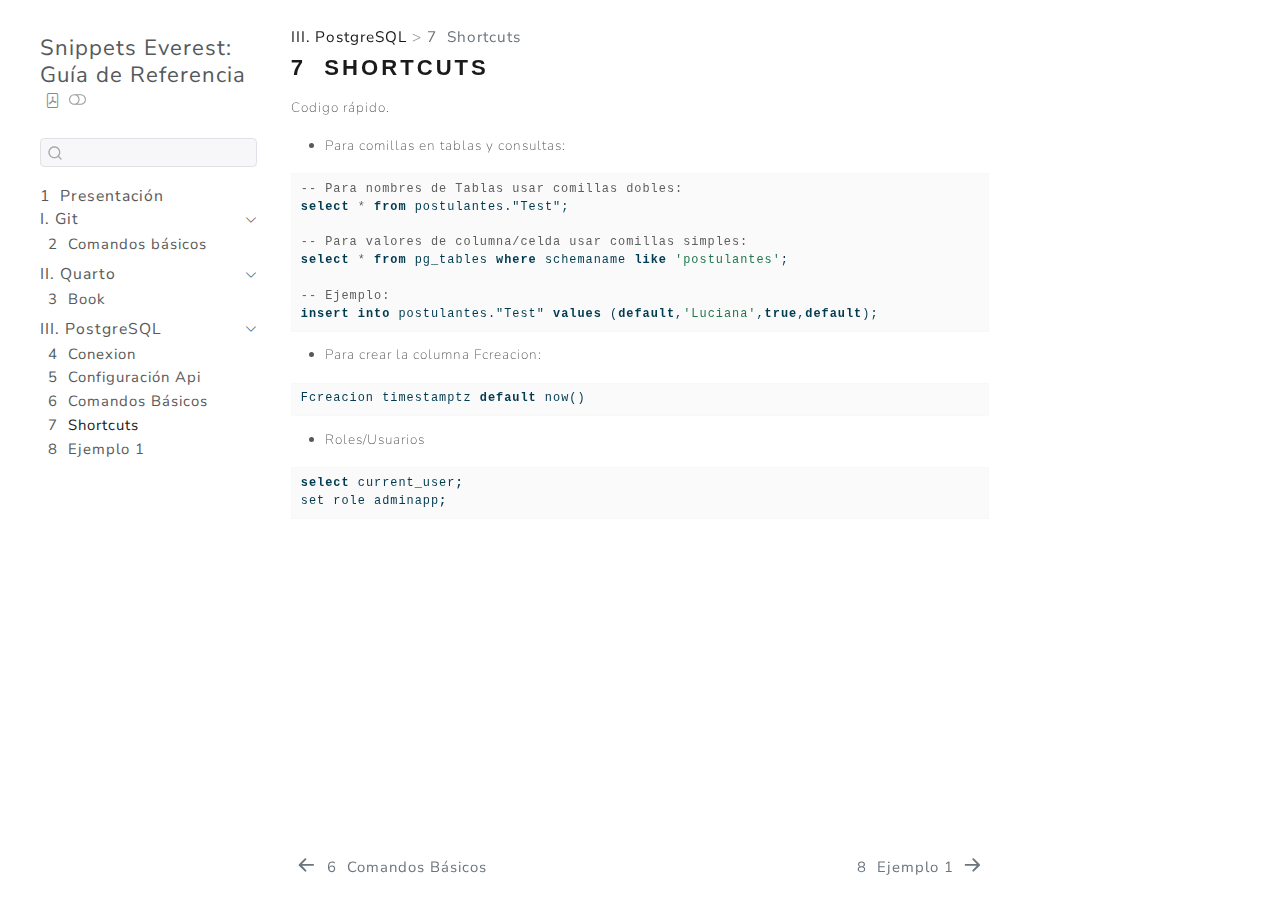
<file: PostgreSql/Utilidades.html>
<!DOCTYPE html>
<html xmlns="http://www.w3.org/1999/xhtml" lang="en" xml:lang="en"><head>

<meta charset="utf-8">
<meta name="generator" content="quarto-1.7.23">

<meta name="viewport" content="width=device-width, initial-scale=1.0, user-scalable=yes">


<title>7&nbsp; Shortcuts – Snippets Everest: Guía de Referencia</title>
<style>
code{white-space: pre-wrap;}
span.smallcaps{font-variant: small-caps;}
div.columns{display: flex; gap: min(4vw, 1.5em);}
div.column{flex: auto; overflow-x: auto;}
div.hanging-indent{margin-left: 1.5em; text-indent: -1.5em;}
ul.task-list{list-style: none;}
ul.task-list li input[type="checkbox"] {
  width: 0.8em;
  margin: 0 0.8em 0.2em -1em; /* quarto-specific, see https://github.com/quarto-dev/quarto-cli/issues/4556 */ 
  vertical-align: middle;
}
/* CSS for syntax highlighting */
html { -webkit-text-size-adjust: 100%; }
pre > code.sourceCode { white-space: pre; position: relative; }
pre > code.sourceCode > span { display: inline-block; line-height: 1.25; }
pre > code.sourceCode > span:empty { height: 1.2em; }
.sourceCode { overflow: visible; }
code.sourceCode > span { color: inherit; text-decoration: inherit; }
div.sourceCode { margin: 1em 0; }
pre.sourceCode { margin: 0; }
@media screen {
div.sourceCode { overflow: auto; }
}
@media print {
pre > code.sourceCode { white-space: pre-wrap; }
pre > code.sourceCode > span { text-indent: -5em; padding-left: 5em; }
}
pre.numberSource code
  { counter-reset: source-line 0; }
pre.numberSource code > span
  { position: relative; left: -4em; counter-increment: source-line; }
pre.numberSource code > span > a:first-child::before
  { content: counter(source-line);
    position: relative; left: -1em; text-align: right; vertical-align: baseline;
    border: none; display: inline-block;
    -webkit-touch-callout: none; -webkit-user-select: none;
    -khtml-user-select: none; -moz-user-select: none;
    -ms-user-select: none; user-select: none;
    padding: 0 4px; width: 4em;
  }
pre.numberSource { margin-left: 3em;  padding-left: 4px; }
div.sourceCode
  {   }
@media screen {
pre > code.sourceCode > span > a:first-child::before { text-decoration: underline; }
}
</style>


<script src="../site_libs/quarto-nav/quarto-nav.js"></script>
<script src="../site_libs/quarto-nav/headroom.min.js"></script>
<script src="../site_libs/clipboard/clipboard.min.js"></script>
<script src="../site_libs/quarto-search/autocomplete.umd.js"></script>
<script src="../site_libs/quarto-search/fuse.min.js"></script>
<script src="../site_libs/quarto-search/quarto-search.js"></script>
<meta name="quarto:offset" content="../">
<link href="../PostgreSql/Ejemplo1.html" rel="next">
<link href="../PostgreSql/ComandosBasicos.html" rel="prev">
<script src="../site_libs/quarto-html/quarto.js" type="module"></script>
<script src="../site_libs/quarto-html/tabsets/tabsets.js" type="module"></script>
<script src="../site_libs/quarto-html/popper.min.js"></script>
<script src="../site_libs/quarto-html/tippy.umd.min.js"></script>
<script src="../site_libs/quarto-html/anchor.min.js"></script>
<link href="../site_libs/quarto-html/tippy.css" rel="stylesheet">
<link href="../site_libs/quarto-html/quarto-syntax-highlighting-dark-7271f29f9498218151f3120baddb7363.css" rel="stylesheet" class="quarto-color-scheme quarto-color-alternate" id="quarto-text-highlighting-styles">
<link href="../site_libs/quarto-html/quarto-syntax-highlighting-226bd0f977fa82dfae4534cac220d79a.css" rel="stylesheet" class="quarto-color-scheme" id="quarto-text-highlighting-styles">
<script src="../site_libs/bootstrap/bootstrap.min.js"></script>
<link href="../site_libs/bootstrap/bootstrap-icons.css" rel="stylesheet">
<link href="../site_libs/bootstrap/bootstrap-797cd9785c3901c68a1090156ceb6a41.min.css" rel="stylesheet" append-hash="true" class="quarto-color-scheme" id="quarto-bootstrap" data-mode="light">
<link href="../site_libs/bootstrap/bootstrap-dark-58af68d1a1384f8c8ad4bd18c5f0ccb4.min.css" rel="stylesheet" append-hash="true" class="quarto-color-scheme quarto-color-alternate" id="quarto-bootstrap" data-mode="dark">
<link href="../site_libs/bootstrap/bootstrap-797cd9785c3901c68a1090156ceb6a41.min.css" rel="stylesheet" append-hash="true" class="quarto-color-scheme-extra" id="quarto-bootstrap" data-mode="light">
<script id="quarto-search-options" type="application/json">{
  "location": "sidebar",
  "copy-button": false,
  "collapse-after": 3,
  "panel-placement": "start",
  "type": "textbox",
  "limit": 50,
  "keyboard-shortcut": [
    "f",
    "/",
    "s"
  ],
  "show-item-context": false,
  "language": {
    "search-no-results-text": "No results",
    "search-matching-documents-text": "matching documents",
    "search-copy-link-title": "Copy link to search",
    "search-hide-matches-text": "Hide additional matches",
    "search-more-match-text": "more match in this document",
    "search-more-matches-text": "more matches in this document",
    "search-clear-button-title": "Clear",
    "search-text-placeholder": "",
    "search-detached-cancel-button-title": "Cancel",
    "search-submit-button-title": "Submit",
    "search-label": "Search"
  }
}</script>


<link rel="stylesheet" href="https://fonts.googleapis.com/css2?family=Open+Sans:ital,wght@0,300..800;1,300..800&amp;display=swap">
<link rel="stylesheet" href="https://cdn.jsdelivr.net/npm/bootstrap-icons@1.11.3/font/bootstrap-icons.min.css">
<link rel="stylesheet" href="../style.css">
</head>

<body class="nav-sidebar floating quarto-light"><script id="quarto-html-before-body" type="application/javascript">
    const toggleBodyColorMode = (bsSheetEl) => {
      const mode = bsSheetEl.getAttribute("data-mode");
      const bodyEl = window.document.querySelector("body");
      if (mode === "dark") {
        bodyEl.classList.add("quarto-dark");
        bodyEl.classList.remove("quarto-light");
      } else {
        bodyEl.classList.add("quarto-light");
        bodyEl.classList.remove("quarto-dark");
      }
    }
    const toggleBodyColorPrimary = () => {
      const bsSheetEl = window.document.querySelector("link#quarto-bootstrap:not([rel=disabled-stylesheet])");
      if (bsSheetEl) {
        toggleBodyColorMode(bsSheetEl);
      }
    }
    window.setColorSchemeToggle = (alternate) => {
      const toggles = window.document.querySelectorAll('.quarto-color-scheme-toggle');
      for (let i=0; i < toggles.length; i++) {
        const toggle = toggles[i];
        if (toggle) {
          if (alternate) {
            toggle.classList.add("alternate");
          } else {
            toggle.classList.remove("alternate");
          }
        }
      }
    };
    const toggleColorMode = (alternate) => {
      // Switch the stylesheets
      const primaryStylesheets = window.document.querySelectorAll('link.quarto-color-scheme:not(.quarto-color-alternate)');
      const alternateStylesheets = window.document.querySelectorAll('link.quarto-color-scheme.quarto-color-alternate');
      manageTransitions('#quarto-margin-sidebar .nav-link', false);
      if (alternate) {
        // note: dark is layered on light, we don't disable primary!
        enableStylesheet(alternateStylesheets);
        for (const sheetNode of alternateStylesheets) {
          if (sheetNode.id === "quarto-bootstrap") {
            toggleBodyColorMode(sheetNode);
          }
        }
      } else {
        disableStylesheet(alternateStylesheets);
        enableStylesheet(primaryStylesheets)
        toggleBodyColorPrimary();
      }
      manageTransitions('#quarto-margin-sidebar .nav-link', true);
      // Switch the toggles
      window.setColorSchemeToggle(alternate)
      // Hack to workaround the fact that safari doesn't
      // properly recolor the scrollbar when toggling (#1455)
      if (navigator.userAgent.indexOf('Safari') > 0 && navigator.userAgent.indexOf('Chrome') == -1) {
        manageTransitions("body", false);
        window.scrollTo(0, 1);
        setTimeout(() => {
          window.scrollTo(0, 0);
          manageTransitions("body", true);
        }, 40);
      }
    }
    const disableStylesheet = (stylesheets) => {
      for (let i=0; i < stylesheets.length; i++) {
        const stylesheet = stylesheets[i];
        stylesheet.rel = 'disabled-stylesheet';
      }
    }
    const enableStylesheet = (stylesheets) => {
      for (let i=0; i < stylesheets.length; i++) {
        const stylesheet = stylesheets[i];
        if(stylesheet.rel !== 'stylesheet') { // for Chrome, which will still FOUC without this check
          stylesheet.rel = 'stylesheet';
        }
      }
    }
    const manageTransitions = (selector, allowTransitions) => {
      const els = window.document.querySelectorAll(selector);
      for (let i=0; i < els.length; i++) {
        const el = els[i];
        if (allowTransitions) {
          el.classList.remove('notransition');
        } else {
          el.classList.add('notransition');
        }
      }
    }
    const isFileUrl = () => {
      return window.location.protocol === 'file:';
    }
    window.hasAlternateSentinel = () => {
      let styleSentinel = getColorSchemeSentinel();
      if (styleSentinel !== null) {
        return styleSentinel === "alternate";
      } else {
        return false;
      }
    }
    const setStyleSentinel = (alternate) => {
      const value = alternate ? "alternate" : "default";
      if (!isFileUrl()) {
        window.localStorage.setItem("quarto-color-scheme", value);
      } else {
        localAlternateSentinel = value;
      }
    }
    const getColorSchemeSentinel = () => {
      if (!isFileUrl()) {
        const storageValue = window.localStorage.getItem("quarto-color-scheme");
        return storageValue != null ? storageValue : localAlternateSentinel;
      } else {
        return localAlternateSentinel;
      }
    }
    const toggleGiscusIfUsed = (isAlternate, darkModeDefault) => {
      const baseTheme = document.querySelector('#giscus-base-theme')?.value ?? 'light';
      const alternateTheme = document.querySelector('#giscus-alt-theme')?.value ?? 'dark';
      let newTheme = '';
      if(darkModeDefault) {
        newTheme = isAlternate ? baseTheme : alternateTheme;
      } else {
        newTheme = isAlternate ? alternateTheme : baseTheme;
      }
      const changeGiscusTheme = () => {
        // From: https://github.com/giscus/giscus/issues/336
        const sendMessage = (message) => {
          const iframe = document.querySelector('iframe.giscus-frame');
          if (!iframe) return;
          iframe.contentWindow.postMessage({ giscus: message }, 'https://giscus.app');
        }
        sendMessage({
          setConfig: {
            theme: newTheme
          }
        });
      }
      const isGiscussLoaded = window.document.querySelector('iframe.giscus-frame') !== null;
      if (isGiscussLoaded) {
        changeGiscusTheme();
      }
    };
    const darkModeDefault = false;
    document.querySelector('link.quarto-color-scheme-extra').rel = 'disabled-stylesheet';
    let localAlternateSentinel = darkModeDefault ? 'alternate' : 'default';
    // Dark / light mode switch
    window.quartoToggleColorScheme = () => {
      // Read the current dark / light value
      let toAlternate = !window.hasAlternateSentinel();
      toggleColorMode(toAlternate);
      setStyleSentinel(toAlternate);
      toggleGiscusIfUsed(toAlternate, darkModeDefault);
    };
    // Switch to dark mode if need be
    if (window.hasAlternateSentinel()) {
      toggleColorMode(true);
    } else {
      toggleColorMode(false);
    }
  </script>

<div id="quarto-search-results"></div>
  <header id="quarto-header" class="headroom fixed-top">
  <nav class="quarto-secondary-nav">
    <div class="container-fluid d-flex">
      <button type="button" class="quarto-btn-toggle btn" data-bs-toggle="collapse" role="button" data-bs-target=".quarto-sidebar-collapse-item" aria-controls="quarto-sidebar" aria-expanded="false" aria-label="Toggle sidebar navigation" onclick="if (window.quartoToggleHeadroom) { window.quartoToggleHeadroom(); }">
        <i class="bi bi-layout-text-sidebar-reverse"></i>
      </button>
        <nav class="quarto-page-breadcrumbs" aria-label="breadcrumb"><ol class="breadcrumb"><li class="breadcrumb-item"><a href="../PostgreSql/Conexion.html">III. PostgreSQL</a></li><li class="breadcrumb-item"><a href="../PostgreSql/Utilidades.html"><span class="chapter-number">7</span>&nbsp; <span class="chapter-title">Shortcuts</span></a></li></ol></nav>
        <a class="flex-grow-1" role="navigation" data-bs-toggle="collapse" data-bs-target=".quarto-sidebar-collapse-item" aria-controls="quarto-sidebar" aria-expanded="false" aria-label="Toggle sidebar navigation" onclick="if (window.quartoToggleHeadroom) { window.quartoToggleHeadroom(); }">      
        </a>
      <button type="button" class="btn quarto-search-button" aria-label="Search" onclick="window.quartoOpenSearch();">
        <i class="bi bi-search"></i>
      </button>
    </div>
  </nav>
</header>
<!-- content -->
<div id="quarto-content" class="quarto-container page-columns page-rows-contents page-layout-article">
<!-- sidebar -->
  <nav id="quarto-sidebar" class="sidebar collapse collapse-horizontal quarto-sidebar-collapse-item sidebar-navigation floating overflow-auto">
    <div class="pt-lg-2 mt-2 text-left sidebar-header">
    <div class="sidebar-title mb-0 py-0">
      <a href="../">Snippets Everest: Guía de Referencia</a> 
        <div class="sidebar-tools-main">
    <a href="../Snippets-Everest--Guía-de-Referencia.pdf" title="Download PDF" class="quarto-navigation-tool px-1" aria-label="Download PDF"><i class="bi bi-file-pdf"></i></a>
  <a href="" class="quarto-color-scheme-toggle quarto-navigation-tool  px-1" onclick="window.quartoToggleColorScheme(); return false;" title="Toggle dark mode"><i class="bi"></i></a>
</div>
    </div>
      </div>
        <div class="mt-2 flex-shrink-0 align-items-center">
        <div class="sidebar-search">
        <div id="quarto-search" class="" title="Search"></div>
        </div>
        </div>
    <div class="sidebar-menu-container"> 
    <ul class="list-unstyled mt-1">
        <li class="sidebar-item">
  <div class="sidebar-item-container"> 
  <a href="../index.html" class="sidebar-item-text sidebar-link">
 <span class="menu-text"><span class="chapter-number">1</span>&nbsp; <span class="chapter-title">Presentación</span></span></a>
  </div>
</li>
        <li class="sidebar-item sidebar-item-section">
      <div class="sidebar-item-container"> 
            <a class="sidebar-item-text sidebar-link text-start" data-bs-toggle="collapse" data-bs-target="#quarto-sidebar-section-1" role="navigation" aria-expanded="true">
 <span class="menu-text">I. Git</span></a>
          <a class="sidebar-item-toggle text-start" data-bs-toggle="collapse" data-bs-target="#quarto-sidebar-section-1" role="navigation" aria-expanded="true" aria-label="Toggle section">
            <i class="bi bi-chevron-right ms-2"></i>
          </a> 
      </div>
      <ul id="quarto-sidebar-section-1" class="collapse list-unstyled sidebar-section depth1 show">  
          <li class="sidebar-item">
  <div class="sidebar-item-container"> 
  <a href="../Git/Comandos.html" class="sidebar-item-text sidebar-link">
 <span class="menu-text"><span class="chapter-number">2</span>&nbsp; <span class="chapter-title">Comandos básicos</span></span></a>
  </div>
</li>
      </ul>
  </li>
        <li class="sidebar-item sidebar-item-section">
      <div class="sidebar-item-container"> 
            <a class="sidebar-item-text sidebar-link text-start" data-bs-toggle="collapse" data-bs-target="#quarto-sidebar-section-2" role="navigation" aria-expanded="true">
 <span class="menu-text">II. Quarto</span></a>
          <a class="sidebar-item-toggle text-start" data-bs-toggle="collapse" data-bs-target="#quarto-sidebar-section-2" role="navigation" aria-expanded="true" aria-label="Toggle section">
            <i class="bi bi-chevron-right ms-2"></i>
          </a> 
      </div>
      <ul id="quarto-sidebar-section-2" class="collapse list-unstyled sidebar-section depth1 show">  
          <li class="sidebar-item">
  <div class="sidebar-item-container"> 
  <a href="../QuartoDoc/Book.html" class="sidebar-item-text sidebar-link">
 <span class="menu-text"><span class="chapter-number">3</span>&nbsp; <span class="chapter-title">Book</span></span></a>
  </div>
</li>
      </ul>
  </li>
        <li class="sidebar-item sidebar-item-section">
      <div class="sidebar-item-container"> 
            <a class="sidebar-item-text sidebar-link text-start" data-bs-toggle="collapse" data-bs-target="#quarto-sidebar-section-3" role="navigation" aria-expanded="true">
 <span class="menu-text">III. PostgreSQL</span></a>
          <a class="sidebar-item-toggle text-start" data-bs-toggle="collapse" data-bs-target="#quarto-sidebar-section-3" role="navigation" aria-expanded="true" aria-label="Toggle section">
            <i class="bi bi-chevron-right ms-2"></i>
          </a> 
      </div>
      <ul id="quarto-sidebar-section-3" class="collapse list-unstyled sidebar-section depth1 show">  
          <li class="sidebar-item">
  <div class="sidebar-item-container"> 
  <a href="../PostgreSql/Conexion.html" class="sidebar-item-text sidebar-link">
 <span class="menu-text"><span class="chapter-number">4</span>&nbsp; <span class="chapter-title">Conexion</span></span></a>
  </div>
</li>
          <li class="sidebar-item">
  <div class="sidebar-item-container"> 
  <a href="../PostgreSql/ConfigApi.html" class="sidebar-item-text sidebar-link">
 <span class="menu-text"><span class="chapter-number">5</span>&nbsp; <span class="chapter-title">Configuración Api</span></span></a>
  </div>
</li>
          <li class="sidebar-item">
  <div class="sidebar-item-container"> 
  <a href="../PostgreSql/ComandosBasicos.html" class="sidebar-item-text sidebar-link">
 <span class="menu-text"><span class="chapter-number">6</span>&nbsp; <span class="chapter-title">Comandos Básicos</span></span></a>
  </div>
</li>
          <li class="sidebar-item">
  <div class="sidebar-item-container"> 
  <a href="../PostgreSql/Utilidades.html" class="sidebar-item-text sidebar-link active">
 <span class="menu-text"><span class="chapter-number">7</span>&nbsp; <span class="chapter-title">Shortcuts</span></span></a>
  </div>
</li>
          <li class="sidebar-item">
  <div class="sidebar-item-container"> 
  <a href="../PostgreSql/Ejemplo1.html" class="sidebar-item-text sidebar-link">
 <span class="menu-text"><span class="chapter-number">8</span>&nbsp; <span class="chapter-title">Ejemplo 1</span></span></a>
  </div>
</li>
      </ul>
  </li>
    </ul>
    </div>
</nav>
<div id="quarto-sidebar-glass" class="quarto-sidebar-collapse-item" data-bs-toggle="collapse" data-bs-target=".quarto-sidebar-collapse-item"></div>
<!-- margin-sidebar -->
    <div id="quarto-margin-sidebar" class="sidebar margin-sidebar zindex-bottom">
        
    </div>
<!-- main -->
<main class="content" id="quarto-document-content">


<header id="title-block-header" class="quarto-title-block default"><nav class="quarto-page-breadcrumbs quarto-title-breadcrumbs d-none d-lg-block" aria-label="breadcrumb"><ol class="breadcrumb"><li class="breadcrumb-item"><a href="../PostgreSql/Conexion.html">III. PostgreSQL</a></li><li class="breadcrumb-item"><a href="../PostgreSql/Utilidades.html"><span class="chapter-number">7</span>&nbsp; <span class="chapter-title">Shortcuts</span></a></li></ol></nav>
<div class="quarto-title">
<h1 class="title"><span class="chapter-number">7</span>&nbsp; <span class="chapter-title">Shortcuts</span></h1>
</div>



<div class="quarto-title-meta">

    
  
    
  </div>
  


</header>


<p>Codigo rápido.</p>
<ul>
<li>Para comillas en tablas y consultas:</li>
</ul>
<div class="sourceCode" id="cb1"><pre class="sourceCode sql code-with-copy"><code class="sourceCode sql"><span id="cb1-1"><a href="#cb1-1" aria-hidden="true" tabindex="-1"></a><span class="co">-- Para nombres de Tablas usar comillas dobles:</span></span>
<span id="cb1-2"><a href="#cb1-2" aria-hidden="true" tabindex="-1"></a><span class="kw">select</span> <span class="op">*</span> <span class="kw">from</span> postulantes.<span class="ot">"Test"</span>;</span>
<span id="cb1-3"><a href="#cb1-3" aria-hidden="true" tabindex="-1"></a></span>
<span id="cb1-4"><a href="#cb1-4" aria-hidden="true" tabindex="-1"></a><span class="co">-- Para valores de columna/celda usar comillas simples:</span></span>
<span id="cb1-5"><a href="#cb1-5" aria-hidden="true" tabindex="-1"></a><span class="kw">select</span> <span class="op">*</span> <span class="kw">from</span> pg_tables <span class="kw">where</span> schemaname <span class="kw">like</span> <span class="st">'postulantes'</span>;</span>
<span id="cb1-6"><a href="#cb1-6" aria-hidden="true" tabindex="-1"></a></span>
<span id="cb1-7"><a href="#cb1-7" aria-hidden="true" tabindex="-1"></a><span class="co">-- Ejemplo:</span></span>
<span id="cb1-8"><a href="#cb1-8" aria-hidden="true" tabindex="-1"></a><span class="kw">insert</span> <span class="kw">into</span> postulantes.<span class="ot">"Test"</span> <span class="kw">values</span> (<span class="kw">default</span>,<span class="st">'Luciana'</span>,<span class="kw">true</span>,<span class="kw">default</span>);</span></code><button title="Copy to Clipboard" class="code-copy-button"><i class="bi"></i></button></pre></div>
<ul>
<li>Para crear la columna Fcreacion:</li>
</ul>
<div class="sourceCode" id="cb2"><pre class="sourceCode sql code-with-copy"><code class="sourceCode sql"><span id="cb2-1"><a href="#cb2-1" aria-hidden="true" tabindex="-1"></a>Fcreacion timestamptz <span class="kw">default</span> now()</span></code><button title="Copy to Clipboard" class="code-copy-button"><i class="bi"></i></button></pre></div>
<ul>
<li>Roles/Usuarios</li>
</ul>
<div class="sourceCode" id="cb3"><pre class="sourceCode bash code-with-copy"><code class="sourceCode bash"><span id="cb3-1"><a href="#cb3-1" aria-hidden="true" tabindex="-1"></a><span class="cf">select</span> current_user<span class="kw">;</span></span>
<span id="cb3-2"><a href="#cb3-2" aria-hidden="true" tabindex="-1"></a><span class="bu">set</span> role adminapp<span class="kw">;</span></span></code><button title="Copy to Clipboard" class="code-copy-button"><i class="bi"></i></button></pre></div>



</main> <!-- /main -->
<script id="quarto-html-after-body" type="application/javascript">
  window.document.addEventListener("DOMContentLoaded", function (event) {
    // Ensure there is a toggle, if there isn't float one in the top right
    if (window.document.querySelector('.quarto-color-scheme-toggle') === null) {
      const a = window.document.createElement('a');
      a.classList.add('top-right');
      a.classList.add('quarto-color-scheme-toggle');
      a.href = "";
      a.onclick = function() { try { window.quartoToggleColorScheme(); } catch {} return false; };
      const i = window.document.createElement("i");
      i.classList.add('bi');
      a.appendChild(i);
      window.document.body.appendChild(a);
    }
    window.setColorSchemeToggle(window.hasAlternateSentinel())
    const icon = "";
    const anchorJS = new window.AnchorJS();
    anchorJS.options = {
      placement: 'right',
      icon: icon
    };
    anchorJS.add('.anchored');
    const isCodeAnnotation = (el) => {
      for (const clz of el.classList) {
        if (clz.startsWith('code-annotation-')) {                     
          return true;
        }
      }
      return false;
    }
    const onCopySuccess = function(e) {
      // button target
      const button = e.trigger;
      // don't keep focus
      button.blur();
      // flash "checked"
      button.classList.add('code-copy-button-checked');
      var currentTitle = button.getAttribute("title");
      button.setAttribute("title", "Copied!");
      let tooltip;
      if (window.bootstrap) {
        button.setAttribute("data-bs-toggle", "tooltip");
        button.setAttribute("data-bs-placement", "left");
        button.setAttribute("data-bs-title", "Copied!");
        tooltip = new bootstrap.Tooltip(button, 
          { trigger: "manual", 
            customClass: "code-copy-button-tooltip",
            offset: [0, -8]});
        tooltip.show();    
      }
      setTimeout(function() {
        if (tooltip) {
          tooltip.hide();
          button.removeAttribute("data-bs-title");
          button.removeAttribute("data-bs-toggle");
          button.removeAttribute("data-bs-placement");
        }
        button.setAttribute("title", currentTitle);
        button.classList.remove('code-copy-button-checked');
      }, 1000);
      // clear code selection
      e.clearSelection();
    }
    const getTextToCopy = function(trigger) {
        const codeEl = trigger.previousElementSibling.cloneNode(true);
        for (const childEl of codeEl.children) {
          if (isCodeAnnotation(childEl)) {
            childEl.remove();
          }
        }
        return codeEl.innerText;
    }
    const clipboard = new window.ClipboardJS('.code-copy-button:not([data-in-quarto-modal])', {
      text: getTextToCopy
    });
    clipboard.on('success', onCopySuccess);
    if (window.document.getElementById('quarto-embedded-source-code-modal')) {
      const clipboardModal = new window.ClipboardJS('.code-copy-button[data-in-quarto-modal]', {
        text: getTextToCopy,
        container: window.document.getElementById('quarto-embedded-source-code-modal')
      });
      clipboardModal.on('success', onCopySuccess);
    }
      var localhostRegex = new RegExp(/^(?:http|https):\/\/localhost\:?[0-9]*\//);
      var mailtoRegex = new RegExp(/^mailto:/);
        var filterRegex = new RegExp('/' + window.location.host + '/');
      var isInternal = (href) => {
          return filterRegex.test(href) || localhostRegex.test(href) || mailtoRegex.test(href);
      }
      // Inspect non-navigation links and adorn them if external
     var links = window.document.querySelectorAll('a[href]:not(.nav-link):not(.navbar-brand):not(.toc-action):not(.sidebar-link):not(.sidebar-item-toggle):not(.pagination-link):not(.no-external):not([aria-hidden]):not(.dropdown-item):not(.quarto-navigation-tool):not(.about-link)');
      for (var i=0; i<links.length; i++) {
        const link = links[i];
        if (!isInternal(link.href)) {
          // undo the damage that might have been done by quarto-nav.js in the case of
          // links that we want to consider external
          if (link.dataset.originalHref !== undefined) {
            link.href = link.dataset.originalHref;
          }
        }
      }
    function tippyHover(el, contentFn, onTriggerFn, onUntriggerFn) {
      const config = {
        allowHTML: true,
        maxWidth: 500,
        delay: 100,
        arrow: false,
        appendTo: function(el) {
            return el.parentElement;
        },
        interactive: true,
        interactiveBorder: 10,
        theme: 'quarto',
        placement: 'bottom-start',
      };
      if (contentFn) {
        config.content = contentFn;
      }
      if (onTriggerFn) {
        config.onTrigger = onTriggerFn;
      }
      if (onUntriggerFn) {
        config.onUntrigger = onUntriggerFn;
      }
      window.tippy(el, config); 
    }
    const noterefs = window.document.querySelectorAll('a[role="doc-noteref"]');
    for (var i=0; i<noterefs.length; i++) {
      const ref = noterefs[i];
      tippyHover(ref, function() {
        // use id or data attribute instead here
        let href = ref.getAttribute('data-footnote-href') || ref.getAttribute('href');
        try { href = new URL(href).hash; } catch {}
        const id = href.replace(/^#\/?/, "");
        const note = window.document.getElementById(id);
        if (note) {
          return note.innerHTML;
        } else {
          return "";
        }
      });
    }
    const xrefs = window.document.querySelectorAll('a.quarto-xref');
    const processXRef = (id, note) => {
      // Strip column container classes
      const stripColumnClz = (el) => {
        el.classList.remove("page-full", "page-columns");
        if (el.children) {
          for (const child of el.children) {
            stripColumnClz(child);
          }
        }
      }
      stripColumnClz(note)
      if (id === null || id.startsWith('sec-')) {
        // Special case sections, only their first couple elements
        const container = document.createElement("div");
        if (note.children && note.children.length > 2) {
          container.appendChild(note.children[0].cloneNode(true));
          for (let i = 1; i < note.children.length; i++) {
            const child = note.children[i];
            if (child.tagName === "P" && child.innerText === "") {
              continue;
            } else {
              container.appendChild(child.cloneNode(true));
              break;
            }
          }
          if (window.Quarto?.typesetMath) {
            window.Quarto.typesetMath(container);
          }
          return container.innerHTML
        } else {
          if (window.Quarto?.typesetMath) {
            window.Quarto.typesetMath(note);
          }
          return note.innerHTML;
        }
      } else {
        // Remove any anchor links if they are present
        const anchorLink = note.querySelector('a.anchorjs-link');
        if (anchorLink) {
          anchorLink.remove();
        }
        if (window.Quarto?.typesetMath) {
          window.Quarto.typesetMath(note);
        }
        if (note.classList.contains("callout")) {
          return note.outerHTML;
        } else {
          return note.innerHTML;
        }
      }
    }
    for (var i=0; i<xrefs.length; i++) {
      const xref = xrefs[i];
      tippyHover(xref, undefined, function(instance) {
        instance.disable();
        let url = xref.getAttribute('href');
        let hash = undefined; 
        if (url.startsWith('#')) {
          hash = url;
        } else {
          try { hash = new URL(url).hash; } catch {}
        }
        if (hash) {
          const id = hash.replace(/^#\/?/, "");
          const note = window.document.getElementById(id);
          if (note !== null) {
            try {
              const html = processXRef(id, note.cloneNode(true));
              instance.setContent(html);
            } finally {
              instance.enable();
              instance.show();
            }
          } else {
            // See if we can fetch this
            fetch(url.split('#')[0])
            .then(res => res.text())
            .then(html => {
              const parser = new DOMParser();
              const htmlDoc = parser.parseFromString(html, "text/html");
              const note = htmlDoc.getElementById(id);
              if (note !== null) {
                const html = processXRef(id, note);
                instance.setContent(html);
              } 
            }).finally(() => {
              instance.enable();
              instance.show();
            });
          }
        } else {
          // See if we can fetch a full url (with no hash to target)
          // This is a special case and we should probably do some content thinning / targeting
          fetch(url)
          .then(res => res.text())
          .then(html => {
            const parser = new DOMParser();
            const htmlDoc = parser.parseFromString(html, "text/html");
            const note = htmlDoc.querySelector('main.content');
            if (note !== null) {
              // This should only happen for chapter cross references
              // (since there is no id in the URL)
              // remove the first header
              if (note.children.length > 0 && note.children[0].tagName === "HEADER") {
                note.children[0].remove();
              }
              const html = processXRef(null, note);
              instance.setContent(html);
            } 
          }).finally(() => {
            instance.enable();
            instance.show();
          });
        }
      }, function(instance) {
      });
    }
        let selectedAnnoteEl;
        const selectorForAnnotation = ( cell, annotation) => {
          let cellAttr = 'data-code-cell="' + cell + '"';
          let lineAttr = 'data-code-annotation="' +  annotation + '"';
          const selector = 'span[' + cellAttr + '][' + lineAttr + ']';
          return selector;
        }
        const selectCodeLines = (annoteEl) => {
          const doc = window.document;
          const targetCell = annoteEl.getAttribute("data-target-cell");
          const targetAnnotation = annoteEl.getAttribute("data-target-annotation");
          const annoteSpan = window.document.querySelector(selectorForAnnotation(targetCell, targetAnnotation));
          const lines = annoteSpan.getAttribute("data-code-lines").split(",");
          const lineIds = lines.map((line) => {
            return targetCell + "-" + line;
          })
          let top = null;
          let height = null;
          let parent = null;
          if (lineIds.length > 0) {
              //compute the position of the single el (top and bottom and make a div)
              const el = window.document.getElementById(lineIds[0]);
              top = el.offsetTop;
              height = el.offsetHeight;
              parent = el.parentElement.parentElement;
            if (lineIds.length > 1) {
              const lastEl = window.document.getElementById(lineIds[lineIds.length - 1]);
              const bottom = lastEl.offsetTop + lastEl.offsetHeight;
              height = bottom - top;
            }
            if (top !== null && height !== null && parent !== null) {
              // cook up a div (if necessary) and position it 
              let div = window.document.getElementById("code-annotation-line-highlight");
              if (div === null) {
                div = window.document.createElement("div");
                div.setAttribute("id", "code-annotation-line-highlight");
                div.style.position = 'absolute';
                parent.appendChild(div);
              }
              div.style.top = top - 2 + "px";
              div.style.height = height + 4 + "px";
              div.style.left = 0;
              let gutterDiv = window.document.getElementById("code-annotation-line-highlight-gutter");
              if (gutterDiv === null) {
                gutterDiv = window.document.createElement("div");
                gutterDiv.setAttribute("id", "code-annotation-line-highlight-gutter");
                gutterDiv.style.position = 'absolute';
                const codeCell = window.document.getElementById(targetCell);
                const gutter = codeCell.querySelector('.code-annotation-gutter');
                gutter.appendChild(gutterDiv);
              }
              gutterDiv.style.top = top - 2 + "px";
              gutterDiv.style.height = height + 4 + "px";
            }
            selectedAnnoteEl = annoteEl;
          }
        };
        const unselectCodeLines = () => {
          const elementsIds = ["code-annotation-line-highlight", "code-annotation-line-highlight-gutter"];
          elementsIds.forEach((elId) => {
            const div = window.document.getElementById(elId);
            if (div) {
              div.remove();
            }
          });
          selectedAnnoteEl = undefined;
        };
          // Handle positioning of the toggle
      window.addEventListener(
        "resize",
        throttle(() => {
          elRect = undefined;
          if (selectedAnnoteEl) {
            selectCodeLines(selectedAnnoteEl);
          }
        }, 10)
      );
      function throttle(fn, ms) {
      let throttle = false;
      let timer;
        return (...args) => {
          if(!throttle) { // first call gets through
              fn.apply(this, args);
              throttle = true;
          } else { // all the others get throttled
              if(timer) clearTimeout(timer); // cancel #2
              timer = setTimeout(() => {
                fn.apply(this, args);
                timer = throttle = false;
              }, ms);
          }
        };
      }
        // Attach click handler to the DT
        const annoteDls = window.document.querySelectorAll('dt[data-target-cell]');
        for (const annoteDlNode of annoteDls) {
          annoteDlNode.addEventListener('click', (event) => {
            const clickedEl = event.target;
            if (clickedEl !== selectedAnnoteEl) {
              unselectCodeLines();
              const activeEl = window.document.querySelector('dt[data-target-cell].code-annotation-active');
              if (activeEl) {
                activeEl.classList.remove('code-annotation-active');
              }
              selectCodeLines(clickedEl);
              clickedEl.classList.add('code-annotation-active');
            } else {
              // Unselect the line
              unselectCodeLines();
              clickedEl.classList.remove('code-annotation-active');
            }
          });
        }
    const findCites = (el) => {
      const parentEl = el.parentElement;
      if (parentEl) {
        const cites = parentEl.dataset.cites;
        if (cites) {
          return {
            el,
            cites: cites.split(' ')
          };
        } else {
          return findCites(el.parentElement)
        }
      } else {
        return undefined;
      }
    };
    var bibliorefs = window.document.querySelectorAll('a[role="doc-biblioref"]');
    for (var i=0; i<bibliorefs.length; i++) {
      const ref = bibliorefs[i];
      const citeInfo = findCites(ref);
      if (citeInfo) {
        tippyHover(citeInfo.el, function() {
          var popup = window.document.createElement('div');
          citeInfo.cites.forEach(function(cite) {
            var citeDiv = window.document.createElement('div');
            citeDiv.classList.add('hanging-indent');
            citeDiv.classList.add('csl-entry');
            var biblioDiv = window.document.getElementById('ref-' + cite);
            if (biblioDiv) {
              citeDiv.innerHTML = biblioDiv.innerHTML;
            }
            popup.appendChild(citeDiv);
          });
          return popup.innerHTML;
        });
      }
    }
  });
  </script>
<nav class="page-navigation">
  <div class="nav-page nav-page-previous">
      <a href="../PostgreSql/ComandosBasicos.html" class="pagination-link" aria-label="Comandos Básicos">
        <i class="bi bi-arrow-left-short"></i> <span class="nav-page-text"><span class="chapter-number">6</span>&nbsp; <span class="chapter-title">Comandos Básicos</span></span>
      </a>          
  </div>
  <div class="nav-page nav-page-next">
      <a href="../PostgreSql/Ejemplo1.html" class="pagination-link" aria-label="Ejemplo 1">
        <span class="nav-page-text"><span class="chapter-number">8</span>&nbsp; <span class="chapter-title">Ejemplo 1</span></span> <i class="bi bi-arrow-right-short"></i>
      </a>
  </div>
</nav>
</div> <!-- /content -->




</body></html>
</file>
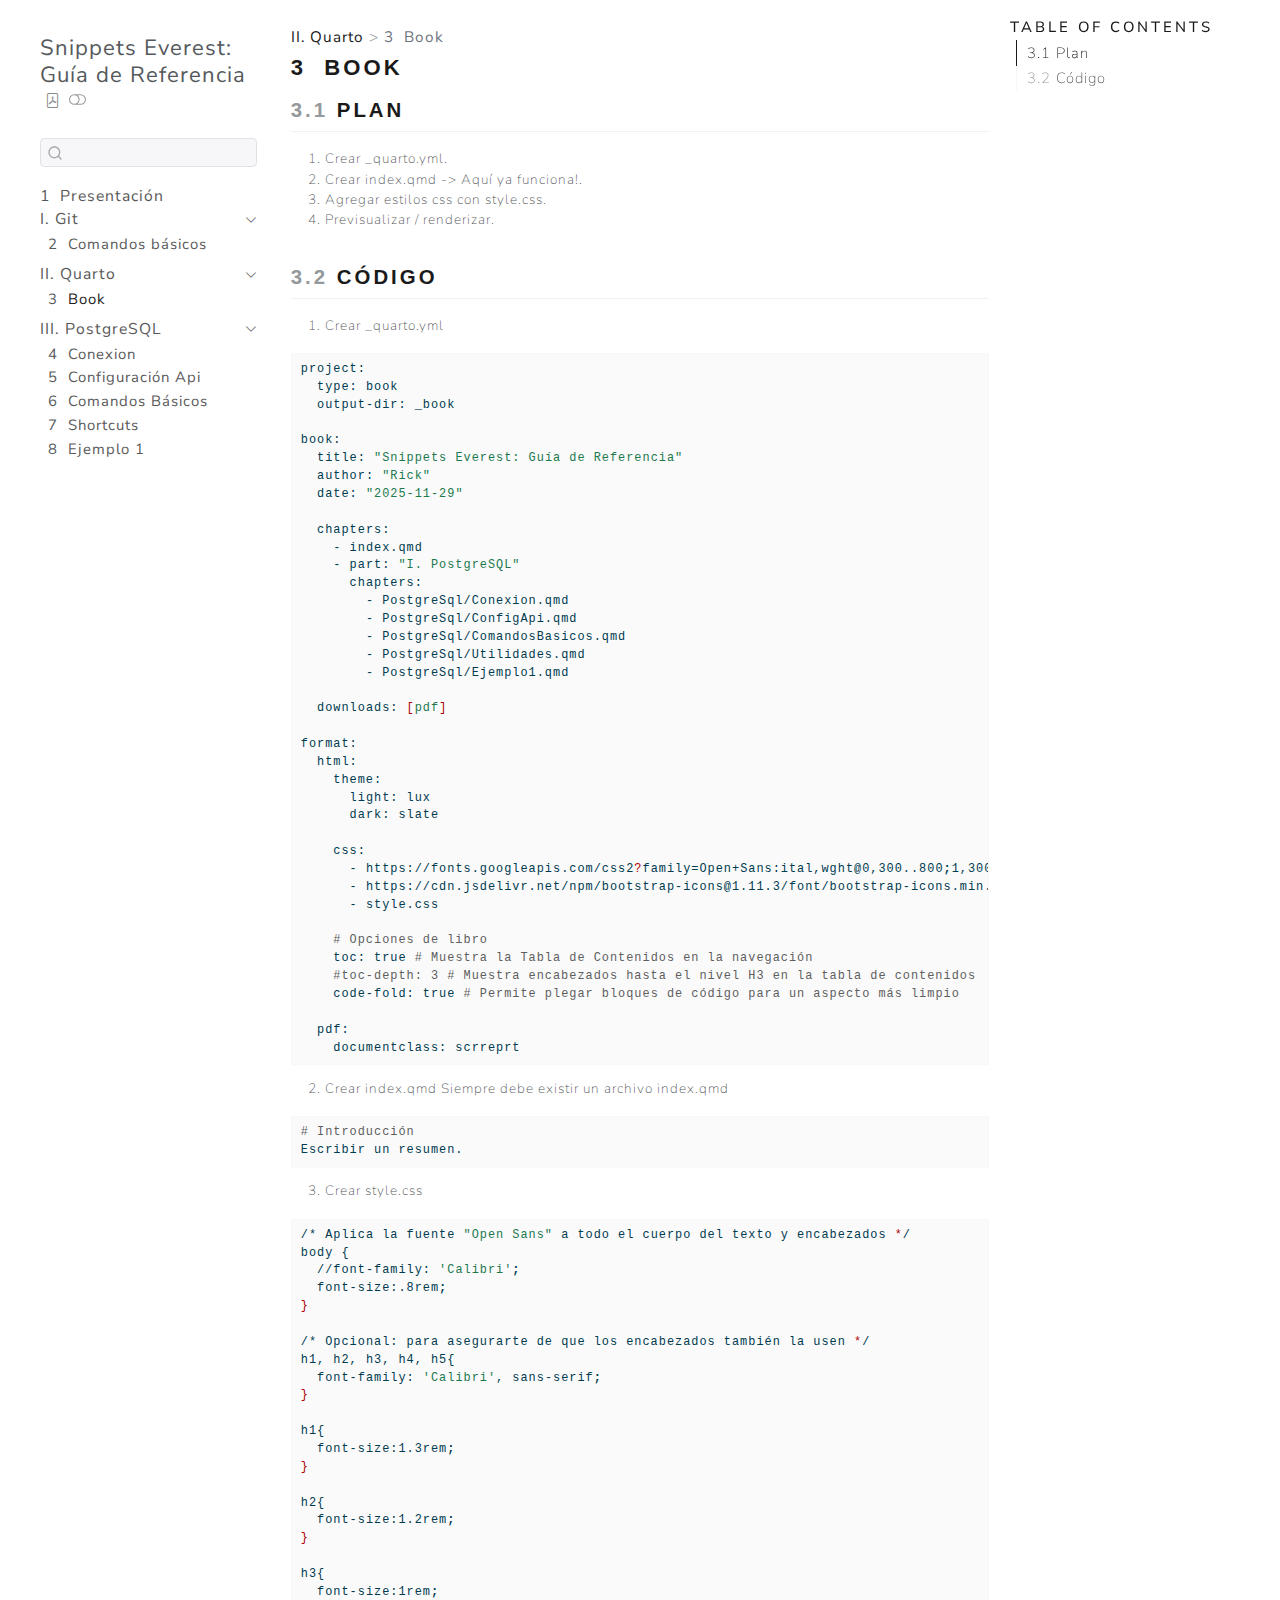
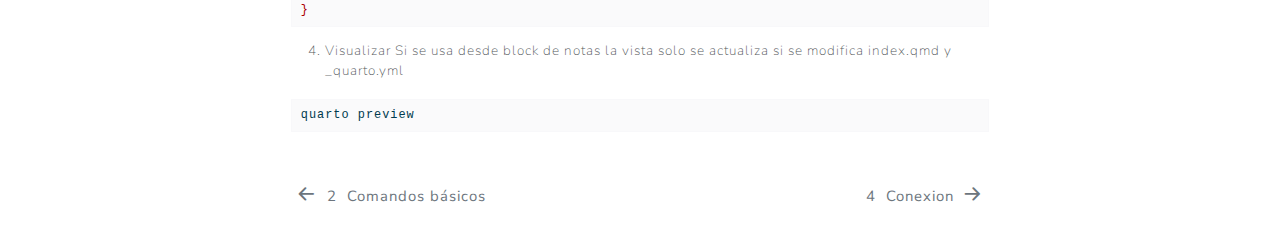
<file: QuartoDoc/Book.html>
<!DOCTYPE html>
<html xmlns="http://www.w3.org/1999/xhtml" lang="en" xml:lang="en"><head>

<meta charset="utf-8">
<meta name="generator" content="quarto-1.7.23">

<meta name="viewport" content="width=device-width, initial-scale=1.0, user-scalable=yes">


<title>3&nbsp; Book – Snippets Everest: Guía de Referencia</title>
<style>
code{white-space: pre-wrap;}
span.smallcaps{font-variant: small-caps;}
div.columns{display: flex; gap: min(4vw, 1.5em);}
div.column{flex: auto; overflow-x: auto;}
div.hanging-indent{margin-left: 1.5em; text-indent: -1.5em;}
ul.task-list{list-style: none;}
ul.task-list li input[type="checkbox"] {
  width: 0.8em;
  margin: 0 0.8em 0.2em -1em; /* quarto-specific, see https://github.com/quarto-dev/quarto-cli/issues/4556 */ 
  vertical-align: middle;
}
/* CSS for syntax highlighting */
html { -webkit-text-size-adjust: 100%; }
pre > code.sourceCode { white-space: pre; position: relative; }
pre > code.sourceCode > span { display: inline-block; line-height: 1.25; }
pre > code.sourceCode > span:empty { height: 1.2em; }
.sourceCode { overflow: visible; }
code.sourceCode > span { color: inherit; text-decoration: inherit; }
div.sourceCode { margin: 1em 0; }
pre.sourceCode { margin: 0; }
@media screen {
div.sourceCode { overflow: auto; }
}
@media print {
pre > code.sourceCode { white-space: pre-wrap; }
pre > code.sourceCode > span { text-indent: -5em; padding-left: 5em; }
}
pre.numberSource code
  { counter-reset: source-line 0; }
pre.numberSource code > span
  { position: relative; left: -4em; counter-increment: source-line; }
pre.numberSource code > span > a:first-child::before
  { content: counter(source-line);
    position: relative; left: -1em; text-align: right; vertical-align: baseline;
    border: none; display: inline-block;
    -webkit-touch-callout: none; -webkit-user-select: none;
    -khtml-user-select: none; -moz-user-select: none;
    -ms-user-select: none; user-select: none;
    padding: 0 4px; width: 4em;
  }
pre.numberSource { margin-left: 3em;  padding-left: 4px; }
div.sourceCode
  {   }
@media screen {
pre > code.sourceCode > span > a:first-child::before { text-decoration: underline; }
}
</style>


<script src="../site_libs/quarto-nav/quarto-nav.js"></script>
<script src="../site_libs/quarto-nav/headroom.min.js"></script>
<script src="../site_libs/clipboard/clipboard.min.js"></script>
<script src="../site_libs/quarto-search/autocomplete.umd.js"></script>
<script src="../site_libs/quarto-search/fuse.min.js"></script>
<script src="../site_libs/quarto-search/quarto-search.js"></script>
<meta name="quarto:offset" content="../">
<link href="../PostgreSql/Conexion.html" rel="next">
<link href="../Git/Comandos.html" rel="prev">
<script src="../site_libs/quarto-html/quarto.js" type="module"></script>
<script src="../site_libs/quarto-html/tabsets/tabsets.js" type="module"></script>
<script src="../site_libs/quarto-html/popper.min.js"></script>
<script src="../site_libs/quarto-html/tippy.umd.min.js"></script>
<script src="../site_libs/quarto-html/anchor.min.js"></script>
<link href="../site_libs/quarto-html/tippy.css" rel="stylesheet">
<link href="../site_libs/quarto-html/quarto-syntax-highlighting-dark-7271f29f9498218151f3120baddb7363.css" rel="stylesheet" class="quarto-color-scheme quarto-color-alternate" id="quarto-text-highlighting-styles">
<link href="../site_libs/quarto-html/quarto-syntax-highlighting-226bd0f977fa82dfae4534cac220d79a.css" rel="stylesheet" class="quarto-color-scheme" id="quarto-text-highlighting-styles">
<script src="../site_libs/bootstrap/bootstrap.min.js"></script>
<link href="../site_libs/bootstrap/bootstrap-icons.css" rel="stylesheet">
<link href="../site_libs/bootstrap/bootstrap-797cd9785c3901c68a1090156ceb6a41.min.css" rel="stylesheet" append-hash="true" class="quarto-color-scheme" id="quarto-bootstrap" data-mode="light">
<link href="../site_libs/bootstrap/bootstrap-dark-58af68d1a1384f8c8ad4bd18c5f0ccb4.min.css" rel="stylesheet" append-hash="true" class="quarto-color-scheme quarto-color-alternate" id="quarto-bootstrap" data-mode="dark">
<link href="../site_libs/bootstrap/bootstrap-797cd9785c3901c68a1090156ceb6a41.min.css" rel="stylesheet" append-hash="true" class="quarto-color-scheme-extra" id="quarto-bootstrap" data-mode="light">
<script id="quarto-search-options" type="application/json">{
  "location": "sidebar",
  "copy-button": false,
  "collapse-after": 3,
  "panel-placement": "start",
  "type": "textbox",
  "limit": 50,
  "keyboard-shortcut": [
    "f",
    "/",
    "s"
  ],
  "show-item-context": false,
  "language": {
    "search-no-results-text": "No results",
    "search-matching-documents-text": "matching documents",
    "search-copy-link-title": "Copy link to search",
    "search-hide-matches-text": "Hide additional matches",
    "search-more-match-text": "more match in this document",
    "search-more-matches-text": "more matches in this document",
    "search-clear-button-title": "Clear",
    "search-text-placeholder": "",
    "search-detached-cancel-button-title": "Cancel",
    "search-submit-button-title": "Submit",
    "search-label": "Search"
  }
}</script>


<link rel="stylesheet" href="https://fonts.googleapis.com/css2?family=Open+Sans:ital,wght@0,300..800;1,300..800&amp;display=swap">
<link rel="stylesheet" href="https://cdn.jsdelivr.net/npm/bootstrap-icons@1.11.3/font/bootstrap-icons.min.css">
<link rel="stylesheet" href="../style.css">
</head>

<body class="nav-sidebar floating quarto-light"><script id="quarto-html-before-body" type="application/javascript">
    const toggleBodyColorMode = (bsSheetEl) => {
      const mode = bsSheetEl.getAttribute("data-mode");
      const bodyEl = window.document.querySelector("body");
      if (mode === "dark") {
        bodyEl.classList.add("quarto-dark");
        bodyEl.classList.remove("quarto-light");
      } else {
        bodyEl.classList.add("quarto-light");
        bodyEl.classList.remove("quarto-dark");
      }
    }
    const toggleBodyColorPrimary = () => {
      const bsSheetEl = window.document.querySelector("link#quarto-bootstrap:not([rel=disabled-stylesheet])");
      if (bsSheetEl) {
        toggleBodyColorMode(bsSheetEl);
      }
    }
    window.setColorSchemeToggle = (alternate) => {
      const toggles = window.document.querySelectorAll('.quarto-color-scheme-toggle');
      for (let i=0; i < toggles.length; i++) {
        const toggle = toggles[i];
        if (toggle) {
          if (alternate) {
            toggle.classList.add("alternate");
          } else {
            toggle.classList.remove("alternate");
          }
        }
      }
    };
    const toggleColorMode = (alternate) => {
      // Switch the stylesheets
      const primaryStylesheets = window.document.querySelectorAll('link.quarto-color-scheme:not(.quarto-color-alternate)');
      const alternateStylesheets = window.document.querySelectorAll('link.quarto-color-scheme.quarto-color-alternate');
      manageTransitions('#quarto-margin-sidebar .nav-link', false);
      if (alternate) {
        // note: dark is layered on light, we don't disable primary!
        enableStylesheet(alternateStylesheets);
        for (const sheetNode of alternateStylesheets) {
          if (sheetNode.id === "quarto-bootstrap") {
            toggleBodyColorMode(sheetNode);
          }
        }
      } else {
        disableStylesheet(alternateStylesheets);
        enableStylesheet(primaryStylesheets)
        toggleBodyColorPrimary();
      }
      manageTransitions('#quarto-margin-sidebar .nav-link', true);
      // Switch the toggles
      window.setColorSchemeToggle(alternate)
      // Hack to workaround the fact that safari doesn't
      // properly recolor the scrollbar when toggling (#1455)
      if (navigator.userAgent.indexOf('Safari') > 0 && navigator.userAgent.indexOf('Chrome') == -1) {
        manageTransitions("body", false);
        window.scrollTo(0, 1);
        setTimeout(() => {
          window.scrollTo(0, 0);
          manageTransitions("body", true);
        }, 40);
      }
    }
    const disableStylesheet = (stylesheets) => {
      for (let i=0; i < stylesheets.length; i++) {
        const stylesheet = stylesheets[i];
        stylesheet.rel = 'disabled-stylesheet';
      }
    }
    const enableStylesheet = (stylesheets) => {
      for (let i=0; i < stylesheets.length; i++) {
        const stylesheet = stylesheets[i];
        if(stylesheet.rel !== 'stylesheet') { // for Chrome, which will still FOUC without this check
          stylesheet.rel = 'stylesheet';
        }
      }
    }
    const manageTransitions = (selector, allowTransitions) => {
      const els = window.document.querySelectorAll(selector);
      for (let i=0; i < els.length; i++) {
        const el = els[i];
        if (allowTransitions) {
          el.classList.remove('notransition');
        } else {
          el.classList.add('notransition');
        }
      }
    }
    const isFileUrl = () => {
      return window.location.protocol === 'file:';
    }
    window.hasAlternateSentinel = () => {
      let styleSentinel = getColorSchemeSentinel();
      if (styleSentinel !== null) {
        return styleSentinel === "alternate";
      } else {
        return false;
      }
    }
    const setStyleSentinel = (alternate) => {
      const value = alternate ? "alternate" : "default";
      if (!isFileUrl()) {
        window.localStorage.setItem("quarto-color-scheme", value);
      } else {
        localAlternateSentinel = value;
      }
    }
    const getColorSchemeSentinel = () => {
      if (!isFileUrl()) {
        const storageValue = window.localStorage.getItem("quarto-color-scheme");
        return storageValue != null ? storageValue : localAlternateSentinel;
      } else {
        return localAlternateSentinel;
      }
    }
    const toggleGiscusIfUsed = (isAlternate, darkModeDefault) => {
      const baseTheme = document.querySelector('#giscus-base-theme')?.value ?? 'light';
      const alternateTheme = document.querySelector('#giscus-alt-theme')?.value ?? 'dark';
      let newTheme = '';
      if(darkModeDefault) {
        newTheme = isAlternate ? baseTheme : alternateTheme;
      } else {
        newTheme = isAlternate ? alternateTheme : baseTheme;
      }
      const changeGiscusTheme = () => {
        // From: https://github.com/giscus/giscus/issues/336
        const sendMessage = (message) => {
          const iframe = document.querySelector('iframe.giscus-frame');
          if (!iframe) return;
          iframe.contentWindow.postMessage({ giscus: message }, 'https://giscus.app');
        }
        sendMessage({
          setConfig: {
            theme: newTheme
          }
        });
      }
      const isGiscussLoaded = window.document.querySelector('iframe.giscus-frame') !== null;
      if (isGiscussLoaded) {
        changeGiscusTheme();
      }
    };
    const darkModeDefault = false;
    document.querySelector('link.quarto-color-scheme-extra').rel = 'disabled-stylesheet';
    let localAlternateSentinel = darkModeDefault ? 'alternate' : 'default';
    // Dark / light mode switch
    window.quartoToggleColorScheme = () => {
      // Read the current dark / light value
      let toAlternate = !window.hasAlternateSentinel();
      toggleColorMode(toAlternate);
      setStyleSentinel(toAlternate);
      toggleGiscusIfUsed(toAlternate, darkModeDefault);
    };
    // Switch to dark mode if need be
    if (window.hasAlternateSentinel()) {
      toggleColorMode(true);
    } else {
      toggleColorMode(false);
    }
  </script>

<div id="quarto-search-results"></div>
  <header id="quarto-header" class="headroom fixed-top">
  <nav class="quarto-secondary-nav">
    <div class="container-fluid d-flex">
      <button type="button" class="quarto-btn-toggle btn" data-bs-toggle="collapse" role="button" data-bs-target=".quarto-sidebar-collapse-item" aria-controls="quarto-sidebar" aria-expanded="false" aria-label="Toggle sidebar navigation" onclick="if (window.quartoToggleHeadroom) { window.quartoToggleHeadroom(); }">
        <i class="bi bi-layout-text-sidebar-reverse"></i>
      </button>
        <nav class="quarto-page-breadcrumbs" aria-label="breadcrumb"><ol class="breadcrumb"><li class="breadcrumb-item"><a href="../QuartoDoc/Book.html">II. Quarto</a></li><li class="breadcrumb-item"><a href="../QuartoDoc/Book.html"><span class="chapter-number">3</span>&nbsp; <span class="chapter-title">Book</span></a></li></ol></nav>
        <a class="flex-grow-1" role="navigation" data-bs-toggle="collapse" data-bs-target=".quarto-sidebar-collapse-item" aria-controls="quarto-sidebar" aria-expanded="false" aria-label="Toggle sidebar navigation" onclick="if (window.quartoToggleHeadroom) { window.quartoToggleHeadroom(); }">      
        </a>
      <button type="button" class="btn quarto-search-button" aria-label="Search" onclick="window.quartoOpenSearch();">
        <i class="bi bi-search"></i>
      </button>
    </div>
  </nav>
</header>
<!-- content -->
<div id="quarto-content" class="quarto-container page-columns page-rows-contents page-layout-article">
<!-- sidebar -->
  <nav id="quarto-sidebar" class="sidebar collapse collapse-horizontal quarto-sidebar-collapse-item sidebar-navigation floating overflow-auto">
    <div class="pt-lg-2 mt-2 text-left sidebar-header">
    <div class="sidebar-title mb-0 py-0">
      <a href="../">Snippets Everest: Guía de Referencia</a> 
        <div class="sidebar-tools-main">
    <a href="../Snippets-Everest--Guía-de-Referencia.pdf" title="Download PDF" class="quarto-navigation-tool px-1" aria-label="Download PDF"><i class="bi bi-file-pdf"></i></a>
  <a href="" class="quarto-color-scheme-toggle quarto-navigation-tool  px-1" onclick="window.quartoToggleColorScheme(); return false;" title="Toggle dark mode"><i class="bi"></i></a>
</div>
    </div>
      </div>
        <div class="mt-2 flex-shrink-0 align-items-center">
        <div class="sidebar-search">
        <div id="quarto-search" class="" title="Search"></div>
        </div>
        </div>
    <div class="sidebar-menu-container"> 
    <ul class="list-unstyled mt-1">
        <li class="sidebar-item">
  <div class="sidebar-item-container"> 
  <a href="../index.html" class="sidebar-item-text sidebar-link">
 <span class="menu-text"><span class="chapter-number">1</span>&nbsp; <span class="chapter-title">Presentación</span></span></a>
  </div>
</li>
        <li class="sidebar-item sidebar-item-section">
      <div class="sidebar-item-container"> 
            <a class="sidebar-item-text sidebar-link text-start" data-bs-toggle="collapse" data-bs-target="#quarto-sidebar-section-1" role="navigation" aria-expanded="true">
 <span class="menu-text">I. Git</span></a>
          <a class="sidebar-item-toggle text-start" data-bs-toggle="collapse" data-bs-target="#quarto-sidebar-section-1" role="navigation" aria-expanded="true" aria-label="Toggle section">
            <i class="bi bi-chevron-right ms-2"></i>
          </a> 
      </div>
      <ul id="quarto-sidebar-section-1" class="collapse list-unstyled sidebar-section depth1 show">  
          <li class="sidebar-item">
  <div class="sidebar-item-container"> 
  <a href="../Git/Comandos.html" class="sidebar-item-text sidebar-link">
 <span class="menu-text"><span class="chapter-number">2</span>&nbsp; <span class="chapter-title">Comandos básicos</span></span></a>
  </div>
</li>
      </ul>
  </li>
        <li class="sidebar-item sidebar-item-section">
      <div class="sidebar-item-container"> 
            <a class="sidebar-item-text sidebar-link text-start" data-bs-toggle="collapse" data-bs-target="#quarto-sidebar-section-2" role="navigation" aria-expanded="true">
 <span class="menu-text">II. Quarto</span></a>
          <a class="sidebar-item-toggle text-start" data-bs-toggle="collapse" data-bs-target="#quarto-sidebar-section-2" role="navigation" aria-expanded="true" aria-label="Toggle section">
            <i class="bi bi-chevron-right ms-2"></i>
          </a> 
      </div>
      <ul id="quarto-sidebar-section-2" class="collapse list-unstyled sidebar-section depth1 show">  
          <li class="sidebar-item">
  <div class="sidebar-item-container"> 
  <a href="../QuartoDoc/Book.html" class="sidebar-item-text sidebar-link active">
 <span class="menu-text"><span class="chapter-number">3</span>&nbsp; <span class="chapter-title">Book</span></span></a>
  </div>
</li>
      </ul>
  </li>
        <li class="sidebar-item sidebar-item-section">
      <div class="sidebar-item-container"> 
            <a class="sidebar-item-text sidebar-link text-start" data-bs-toggle="collapse" data-bs-target="#quarto-sidebar-section-3" role="navigation" aria-expanded="true">
 <span class="menu-text">III. PostgreSQL</span></a>
          <a class="sidebar-item-toggle text-start" data-bs-toggle="collapse" data-bs-target="#quarto-sidebar-section-3" role="navigation" aria-expanded="true" aria-label="Toggle section">
            <i class="bi bi-chevron-right ms-2"></i>
          </a> 
      </div>
      <ul id="quarto-sidebar-section-3" class="collapse list-unstyled sidebar-section depth1 show">  
          <li class="sidebar-item">
  <div class="sidebar-item-container"> 
  <a href="../PostgreSql/Conexion.html" class="sidebar-item-text sidebar-link">
 <span class="menu-text"><span class="chapter-number">4</span>&nbsp; <span class="chapter-title">Conexion</span></span></a>
  </div>
</li>
          <li class="sidebar-item">
  <div class="sidebar-item-container"> 
  <a href="../PostgreSql/ConfigApi.html" class="sidebar-item-text sidebar-link">
 <span class="menu-text"><span class="chapter-number">5</span>&nbsp; <span class="chapter-title">Configuración Api</span></span></a>
  </div>
</li>
          <li class="sidebar-item">
  <div class="sidebar-item-container"> 
  <a href="../PostgreSql/ComandosBasicos.html" class="sidebar-item-text sidebar-link">
 <span class="menu-text"><span class="chapter-number">6</span>&nbsp; <span class="chapter-title">Comandos Básicos</span></span></a>
  </div>
</li>
          <li class="sidebar-item">
  <div class="sidebar-item-container"> 
  <a href="../PostgreSql/Utilidades.html" class="sidebar-item-text sidebar-link">
 <span class="menu-text"><span class="chapter-number">7</span>&nbsp; <span class="chapter-title">Shortcuts</span></span></a>
  </div>
</li>
          <li class="sidebar-item">
  <div class="sidebar-item-container"> 
  <a href="../PostgreSql/Ejemplo1.html" class="sidebar-item-text sidebar-link">
 <span class="menu-text"><span class="chapter-number">8</span>&nbsp; <span class="chapter-title">Ejemplo 1</span></span></a>
  </div>
</li>
      </ul>
  </li>
    </ul>
    </div>
</nav>
<div id="quarto-sidebar-glass" class="quarto-sidebar-collapse-item" data-bs-toggle="collapse" data-bs-target=".quarto-sidebar-collapse-item"></div>
<!-- margin-sidebar -->
    <div id="quarto-margin-sidebar" class="sidebar margin-sidebar">
        <nav id="TOC" role="doc-toc" class="toc-active">
    <h2 id="toc-title">Table of contents</h2>
   
  <ul>
  <li><a href="#plan" id="toc-plan" class="nav-link active" data-scroll-target="#plan"><span class="header-section-number">3.1</span> Plan</a></li>
  <li><a href="#código" id="toc-código" class="nav-link" data-scroll-target="#código"><span class="header-section-number">3.2</span> Código</a></li>
  </ul>
</nav>
    </div>
<!-- main -->
<main class="content" id="quarto-document-content">


<header id="title-block-header" class="quarto-title-block default"><nav class="quarto-page-breadcrumbs quarto-title-breadcrumbs d-none d-lg-block" aria-label="breadcrumb"><ol class="breadcrumb"><li class="breadcrumb-item"><a href="../QuartoDoc/Book.html">II. Quarto</a></li><li class="breadcrumb-item"><a href="../QuartoDoc/Book.html"><span class="chapter-number">3</span>&nbsp; <span class="chapter-title">Book</span></a></li></ol></nav>
<div class="quarto-title">
<h1 class="title"><span class="chapter-number">3</span>&nbsp; <span class="chapter-title">Book</span></h1>
</div>



<div class="quarto-title-meta">

    
  
    
  </div>
  


</header>


<section id="plan" class="level2" data-number="3.1">
<h2 data-number="3.1" class="anchored" data-anchor-id="plan"><span class="header-section-number">3.1</span> Plan</h2>
<ol type="1">
<li>Crear _quarto.yml.</li>
<li>Crear index.qmd -&gt; Aquí ya funciona!.</li>
<li>Agregar estilos css con style.css.</li>
<li>Previsualizar / renderizar.</li>
</ol>
</section>
<section id="código" class="level2" data-number="3.2">
<h2 data-number="3.2" class="anchored" data-anchor-id="código"><span class="header-section-number">3.2</span> Código</h2>
<ol type="1">
<li>Crear _quarto.yml</li>
</ol>
<div class="sourceCode" id="cb1"><pre class="sourceCode bash code-with-copy"><code class="sourceCode bash"><span id="cb1-1"><a href="#cb1-1" aria-hidden="true" tabindex="-1"></a><span class="ex">project:</span></span>
<span id="cb1-2"><a href="#cb1-2" aria-hidden="true" tabindex="-1"></a>  <span class="ex">type:</span> book</span>
<span id="cb1-3"><a href="#cb1-3" aria-hidden="true" tabindex="-1"></a>  <span class="ex">output-dir:</span> _book</span>
<span id="cb1-4"><a href="#cb1-4" aria-hidden="true" tabindex="-1"></a></span>
<span id="cb1-5"><a href="#cb1-5" aria-hidden="true" tabindex="-1"></a><span class="ex">book:</span></span>
<span id="cb1-6"><a href="#cb1-6" aria-hidden="true" tabindex="-1"></a>  <span class="ex">title:</span> <span class="st">"Snippets Everest: Guía de Referencia"</span></span>
<span id="cb1-7"><a href="#cb1-7" aria-hidden="true" tabindex="-1"></a>  <span class="ex">author:</span> <span class="st">"Rick"</span></span>
<span id="cb1-8"><a href="#cb1-8" aria-hidden="true" tabindex="-1"></a>  <span class="ex">date:</span> <span class="st">"2025-11-29"</span></span>
<span id="cb1-9"><a href="#cb1-9" aria-hidden="true" tabindex="-1"></a></span>
<span id="cb1-10"><a href="#cb1-10" aria-hidden="true" tabindex="-1"></a>  <span class="ex">chapters:</span></span>
<span id="cb1-11"><a href="#cb1-11" aria-hidden="true" tabindex="-1"></a>    <span class="ex">-</span> index.qmd</span>
<span id="cb1-12"><a href="#cb1-12" aria-hidden="true" tabindex="-1"></a>    <span class="ex">-</span> part: <span class="st">"I. PostgreSQL"</span></span>
<span id="cb1-13"><a href="#cb1-13" aria-hidden="true" tabindex="-1"></a>      <span class="ex">chapters:</span></span>
<span id="cb1-14"><a href="#cb1-14" aria-hidden="true" tabindex="-1"></a>        <span class="ex">-</span> PostgreSql/Conexion.qmd</span>
<span id="cb1-15"><a href="#cb1-15" aria-hidden="true" tabindex="-1"></a>        <span class="ex">-</span> PostgreSql/ConfigApi.qmd</span>
<span id="cb1-16"><a href="#cb1-16" aria-hidden="true" tabindex="-1"></a>        <span class="ex">-</span> PostgreSql/ComandosBasicos.qmd</span>
<span id="cb1-17"><a href="#cb1-17" aria-hidden="true" tabindex="-1"></a>        <span class="ex">-</span> PostgreSql/Utilidades.qmd</span>
<span id="cb1-18"><a href="#cb1-18" aria-hidden="true" tabindex="-1"></a>        <span class="ex">-</span> PostgreSql/Ejemplo1.qmd</span>
<span id="cb1-19"><a href="#cb1-19" aria-hidden="true" tabindex="-1"></a></span>
<span id="cb1-20"><a href="#cb1-20" aria-hidden="true" tabindex="-1"></a>  <span class="ex">downloads:</span> <span class="pp">[</span><span class="ss">pdf</span><span class="pp">]</span></span>
<span id="cb1-21"><a href="#cb1-21" aria-hidden="true" tabindex="-1"></a></span>
<span id="cb1-22"><a href="#cb1-22" aria-hidden="true" tabindex="-1"></a><span class="ex">format:</span></span>
<span id="cb1-23"><a href="#cb1-23" aria-hidden="true" tabindex="-1"></a>  <span class="ex">html:</span></span>
<span id="cb1-24"><a href="#cb1-24" aria-hidden="true" tabindex="-1"></a>    <span class="ex">theme:</span></span>
<span id="cb1-25"><a href="#cb1-25" aria-hidden="true" tabindex="-1"></a>      <span class="ex">light:</span> lux</span>
<span id="cb1-26"><a href="#cb1-26" aria-hidden="true" tabindex="-1"></a>      <span class="ex">dark:</span> slate</span>
<span id="cb1-27"><a href="#cb1-27" aria-hidden="true" tabindex="-1"></a>        </span>
<span id="cb1-28"><a href="#cb1-28" aria-hidden="true" tabindex="-1"></a>    <span class="ex">css:</span>    </span>
<span id="cb1-29"><a href="#cb1-29" aria-hidden="true" tabindex="-1"></a>      <span class="ex">-</span> https://fonts.googleapis.com/css2<span class="pp">?</span>family=Open+Sans:ital,wght@0,300..800<span class="kw">;</span><span class="ex">1,300..800</span><span class="kw">&amp;</span><span class="va">display</span><span class="op">=</span>swap</span>
<span id="cb1-30"><a href="#cb1-30" aria-hidden="true" tabindex="-1"></a>      <span class="ex">-</span> https://cdn.jsdelivr.net/npm/bootstrap-icons@1.11.3/font/bootstrap-icons.min.css</span>
<span id="cb1-31"><a href="#cb1-31" aria-hidden="true" tabindex="-1"></a>      <span class="ex">-</span> style.css   </span>
<span id="cb1-32"><a href="#cb1-32" aria-hidden="true" tabindex="-1"></a>      </span>
<span id="cb1-33"><a href="#cb1-33" aria-hidden="true" tabindex="-1"></a>    <span class="co"># Opciones de libro</span></span>
<span id="cb1-34"><a href="#cb1-34" aria-hidden="true" tabindex="-1"></a>    <span class="ex">toc:</span> true <span class="co"># Muestra la Tabla de Contenidos en la navegación</span></span>
<span id="cb1-35"><a href="#cb1-35" aria-hidden="true" tabindex="-1"></a>    <span class="co">#toc-depth: 3 # Muestra encabezados hasta el nivel H3 en la tabla de contenidos</span></span>
<span id="cb1-36"><a href="#cb1-36" aria-hidden="true" tabindex="-1"></a>    <span class="ex">code-fold:</span> true <span class="co"># Permite plegar bloques de código para un aspecto más limpio</span></span>
<span id="cb1-37"><a href="#cb1-37" aria-hidden="true" tabindex="-1"></a></span>
<span id="cb1-38"><a href="#cb1-38" aria-hidden="true" tabindex="-1"></a>  <span class="ex">pdf:</span></span>
<span id="cb1-39"><a href="#cb1-39" aria-hidden="true" tabindex="-1"></a>    <span class="ex">documentclass:</span> scrreprt</span></code><button title="Copy to Clipboard" class="code-copy-button"><i class="bi"></i></button></pre></div>
<ol start="2" type="1">
<li>Crear index.qmd Siempre debe existir un archivo index.qmd</li>
</ol>
<div class="sourceCode" id="cb2"><pre class="sourceCode bash code-with-copy"><code class="sourceCode bash"><span id="cb2-1"><a href="#cb2-1" aria-hidden="true" tabindex="-1"></a><span class="co"># Introducción</span></span>
<span id="cb2-2"><a href="#cb2-2" aria-hidden="true" tabindex="-1"></a><span class="ex">Escribir</span> un resumen.</span></code><button title="Copy to Clipboard" class="code-copy-button"><i class="bi"></i></button></pre></div>
<ol start="3" type="1">
<li>Crear style.css</li>
</ol>
<div class="sourceCode" id="cb3"><pre class="sourceCode bash code-with-copy"><code class="sourceCode bash"><span id="cb3-1"><a href="#cb3-1" aria-hidden="true" tabindex="-1"></a><span class="ex">/*</span> Aplica la fuente <span class="st">"Open Sans"</span> a todo el cuerpo del texto y encabezados <span class="pp">*</span>/</span>
<span id="cb3-2"><a href="#cb3-2" aria-hidden="true" tabindex="-1"></a><span class="ex">body</span> {</span>
<span id="cb3-3"><a href="#cb3-3" aria-hidden="true" tabindex="-1"></a>  <span class="ex">//font-family:</span> <span class="st">'Calibri'</span><span class="kw">;</span></span>
<span id="cb3-4"><a href="#cb3-4" aria-hidden="true" tabindex="-1"></a>  <span class="ex">font-size:.8rem</span><span class="kw">;</span></span>
<span id="cb3-5"><a href="#cb3-5" aria-hidden="true" tabindex="-1"></a><span class="er">}</span></span>
<span id="cb3-6"><a href="#cb3-6" aria-hidden="true" tabindex="-1"></a></span>
<span id="cb3-7"><a href="#cb3-7" aria-hidden="true" tabindex="-1"></a><span class="ex">/*</span> Opcional: para asegurarte de que los encabezados también la usen <span class="pp">*</span>/</span>
<span id="cb3-8"><a href="#cb3-8" aria-hidden="true" tabindex="-1"></a><span class="ex">h1,</span> h2, h3, h4, h5{</span>
<span id="cb3-9"><a href="#cb3-9" aria-hidden="true" tabindex="-1"></a>  <span class="ex">font-family:</span> <span class="st">'Calibri'</span>, sans-serif<span class="kw">;</span></span>
<span id="cb3-10"><a href="#cb3-10" aria-hidden="true" tabindex="-1"></a><span class="er">}</span></span>
<span id="cb3-11"><a href="#cb3-11" aria-hidden="true" tabindex="-1"></a></span>
<span id="cb3-12"><a href="#cb3-12" aria-hidden="true" tabindex="-1"></a><span class="ex">h1{</span></span>
<span id="cb3-13"><a href="#cb3-13" aria-hidden="true" tabindex="-1"></a>  <span class="ex">font-size:1.3rem</span><span class="kw">;</span></span>
<span id="cb3-14"><a href="#cb3-14" aria-hidden="true" tabindex="-1"></a><span class="er">}</span></span>
<span id="cb3-15"><a href="#cb3-15" aria-hidden="true" tabindex="-1"></a></span>
<span id="cb3-16"><a href="#cb3-16" aria-hidden="true" tabindex="-1"></a><span class="ex">h2{</span></span>
<span id="cb3-17"><a href="#cb3-17" aria-hidden="true" tabindex="-1"></a>  <span class="ex">font-size:1.2rem</span><span class="kw">;</span></span>
<span id="cb3-18"><a href="#cb3-18" aria-hidden="true" tabindex="-1"></a><span class="er">}</span></span>
<span id="cb3-19"><a href="#cb3-19" aria-hidden="true" tabindex="-1"></a></span>
<span id="cb3-20"><a href="#cb3-20" aria-hidden="true" tabindex="-1"></a><span class="ex">h3{</span></span>
<span id="cb3-21"><a href="#cb3-21" aria-hidden="true" tabindex="-1"></a>  <span class="ex">font-size:1rem</span><span class="kw">;</span></span>
<span id="cb3-22"><a href="#cb3-22" aria-hidden="true" tabindex="-1"></a><span class="er">}</span></span></code><button title="Copy to Clipboard" class="code-copy-button"><i class="bi"></i></button></pre></div>
<ol start="4" type="1">
<li>Visualizar Si se usa desde block de notas la vista solo se actualiza si se modifica index.qmd y _quarto.yml</li>
</ol>
<div class="sourceCode" id="cb4"><pre class="sourceCode bash code-with-copy"><code class="sourceCode bash"><span id="cb4-1"><a href="#cb4-1" aria-hidden="true" tabindex="-1"></a><span class="ex">quarto</span> preview</span></code><button title="Copy to Clipboard" class="code-copy-button"><i class="bi"></i></button></pre></div>


</section>

</main> <!-- /main -->
<script id="quarto-html-after-body" type="application/javascript">
  window.document.addEventListener("DOMContentLoaded", function (event) {
    // Ensure there is a toggle, if there isn't float one in the top right
    if (window.document.querySelector('.quarto-color-scheme-toggle') === null) {
      const a = window.document.createElement('a');
      a.classList.add('top-right');
      a.classList.add('quarto-color-scheme-toggle');
      a.href = "";
      a.onclick = function() { try { window.quartoToggleColorScheme(); } catch {} return false; };
      const i = window.document.createElement("i");
      i.classList.add('bi');
      a.appendChild(i);
      window.document.body.appendChild(a);
    }
    window.setColorSchemeToggle(window.hasAlternateSentinel())
    const icon = "";
    const anchorJS = new window.AnchorJS();
    anchorJS.options = {
      placement: 'right',
      icon: icon
    };
    anchorJS.add('.anchored');
    const isCodeAnnotation = (el) => {
      for (const clz of el.classList) {
        if (clz.startsWith('code-annotation-')) {                     
          return true;
        }
      }
      return false;
    }
    const onCopySuccess = function(e) {
      // button target
      const button = e.trigger;
      // don't keep focus
      button.blur();
      // flash "checked"
      button.classList.add('code-copy-button-checked');
      var currentTitle = button.getAttribute("title");
      button.setAttribute("title", "Copied!");
      let tooltip;
      if (window.bootstrap) {
        button.setAttribute("data-bs-toggle", "tooltip");
        button.setAttribute("data-bs-placement", "left");
        button.setAttribute("data-bs-title", "Copied!");
        tooltip = new bootstrap.Tooltip(button, 
          { trigger: "manual", 
            customClass: "code-copy-button-tooltip",
            offset: [0, -8]});
        tooltip.show();    
      }
      setTimeout(function() {
        if (tooltip) {
          tooltip.hide();
          button.removeAttribute("data-bs-title");
          button.removeAttribute("data-bs-toggle");
          button.removeAttribute("data-bs-placement");
        }
        button.setAttribute("title", currentTitle);
        button.classList.remove('code-copy-button-checked');
      }, 1000);
      // clear code selection
      e.clearSelection();
    }
    const getTextToCopy = function(trigger) {
        const codeEl = trigger.previousElementSibling.cloneNode(true);
        for (const childEl of codeEl.children) {
          if (isCodeAnnotation(childEl)) {
            childEl.remove();
          }
        }
        return codeEl.innerText;
    }
    const clipboard = new window.ClipboardJS('.code-copy-button:not([data-in-quarto-modal])', {
      text: getTextToCopy
    });
    clipboard.on('success', onCopySuccess);
    if (window.document.getElementById('quarto-embedded-source-code-modal')) {
      const clipboardModal = new window.ClipboardJS('.code-copy-button[data-in-quarto-modal]', {
        text: getTextToCopy,
        container: window.document.getElementById('quarto-embedded-source-code-modal')
      });
      clipboardModal.on('success', onCopySuccess);
    }
      var localhostRegex = new RegExp(/^(?:http|https):\/\/localhost\:?[0-9]*\//);
      var mailtoRegex = new RegExp(/^mailto:/);
        var filterRegex = new RegExp('/' + window.location.host + '/');
      var isInternal = (href) => {
          return filterRegex.test(href) || localhostRegex.test(href) || mailtoRegex.test(href);
      }
      // Inspect non-navigation links and adorn them if external
     var links = window.document.querySelectorAll('a[href]:not(.nav-link):not(.navbar-brand):not(.toc-action):not(.sidebar-link):not(.sidebar-item-toggle):not(.pagination-link):not(.no-external):not([aria-hidden]):not(.dropdown-item):not(.quarto-navigation-tool):not(.about-link)');
      for (var i=0; i<links.length; i++) {
        const link = links[i];
        if (!isInternal(link.href)) {
          // undo the damage that might have been done by quarto-nav.js in the case of
          // links that we want to consider external
          if (link.dataset.originalHref !== undefined) {
            link.href = link.dataset.originalHref;
          }
        }
      }
    function tippyHover(el, contentFn, onTriggerFn, onUntriggerFn) {
      const config = {
        allowHTML: true,
        maxWidth: 500,
        delay: 100,
        arrow: false,
        appendTo: function(el) {
            return el.parentElement;
        },
        interactive: true,
        interactiveBorder: 10,
        theme: 'quarto',
        placement: 'bottom-start',
      };
      if (contentFn) {
        config.content = contentFn;
      }
      if (onTriggerFn) {
        config.onTrigger = onTriggerFn;
      }
      if (onUntriggerFn) {
        config.onUntrigger = onUntriggerFn;
      }
      window.tippy(el, config); 
    }
    const noterefs = window.document.querySelectorAll('a[role="doc-noteref"]');
    for (var i=0; i<noterefs.length; i++) {
      const ref = noterefs[i];
      tippyHover(ref, function() {
        // use id or data attribute instead here
        let href = ref.getAttribute('data-footnote-href') || ref.getAttribute('href');
        try { href = new URL(href).hash; } catch {}
        const id = href.replace(/^#\/?/, "");
        const note = window.document.getElementById(id);
        if (note) {
          return note.innerHTML;
        } else {
          return "";
        }
      });
    }
    const xrefs = window.document.querySelectorAll('a.quarto-xref');
    const processXRef = (id, note) => {
      // Strip column container classes
      const stripColumnClz = (el) => {
        el.classList.remove("page-full", "page-columns");
        if (el.children) {
          for (const child of el.children) {
            stripColumnClz(child);
          }
        }
      }
      stripColumnClz(note)
      if (id === null || id.startsWith('sec-')) {
        // Special case sections, only their first couple elements
        const container = document.createElement("div");
        if (note.children && note.children.length > 2) {
          container.appendChild(note.children[0].cloneNode(true));
          for (let i = 1; i < note.children.length; i++) {
            const child = note.children[i];
            if (child.tagName === "P" && child.innerText === "") {
              continue;
            } else {
              container.appendChild(child.cloneNode(true));
              break;
            }
          }
          if (window.Quarto?.typesetMath) {
            window.Quarto.typesetMath(container);
          }
          return container.innerHTML
        } else {
          if (window.Quarto?.typesetMath) {
            window.Quarto.typesetMath(note);
          }
          return note.innerHTML;
        }
      } else {
        // Remove any anchor links if they are present
        const anchorLink = note.querySelector('a.anchorjs-link');
        if (anchorLink) {
          anchorLink.remove();
        }
        if (window.Quarto?.typesetMath) {
          window.Quarto.typesetMath(note);
        }
        if (note.classList.contains("callout")) {
          return note.outerHTML;
        } else {
          return note.innerHTML;
        }
      }
    }
    for (var i=0; i<xrefs.length; i++) {
      const xref = xrefs[i];
      tippyHover(xref, undefined, function(instance) {
        instance.disable();
        let url = xref.getAttribute('href');
        let hash = undefined; 
        if (url.startsWith('#')) {
          hash = url;
        } else {
          try { hash = new URL(url).hash; } catch {}
        }
        if (hash) {
          const id = hash.replace(/^#\/?/, "");
          const note = window.document.getElementById(id);
          if (note !== null) {
            try {
              const html = processXRef(id, note.cloneNode(true));
              instance.setContent(html);
            } finally {
              instance.enable();
              instance.show();
            }
          } else {
            // See if we can fetch this
            fetch(url.split('#')[0])
            .then(res => res.text())
            .then(html => {
              const parser = new DOMParser();
              const htmlDoc = parser.parseFromString(html, "text/html");
              const note = htmlDoc.getElementById(id);
              if (note !== null) {
                const html = processXRef(id, note);
                instance.setContent(html);
              } 
            }).finally(() => {
              instance.enable();
              instance.show();
            });
          }
        } else {
          // See if we can fetch a full url (with no hash to target)
          // This is a special case and we should probably do some content thinning / targeting
          fetch(url)
          .then(res => res.text())
          .then(html => {
            const parser = new DOMParser();
            const htmlDoc = parser.parseFromString(html, "text/html");
            const note = htmlDoc.querySelector('main.content');
            if (note !== null) {
              // This should only happen for chapter cross references
              // (since there is no id in the URL)
              // remove the first header
              if (note.children.length > 0 && note.children[0].tagName === "HEADER") {
                note.children[0].remove();
              }
              const html = processXRef(null, note);
              instance.setContent(html);
            } 
          }).finally(() => {
            instance.enable();
            instance.show();
          });
        }
      }, function(instance) {
      });
    }
        let selectedAnnoteEl;
        const selectorForAnnotation = ( cell, annotation) => {
          let cellAttr = 'data-code-cell="' + cell + '"';
          let lineAttr = 'data-code-annotation="' +  annotation + '"';
          const selector = 'span[' + cellAttr + '][' + lineAttr + ']';
          return selector;
        }
        const selectCodeLines = (annoteEl) => {
          const doc = window.document;
          const targetCell = annoteEl.getAttribute("data-target-cell");
          const targetAnnotation = annoteEl.getAttribute("data-target-annotation");
          const annoteSpan = window.document.querySelector(selectorForAnnotation(targetCell, targetAnnotation));
          const lines = annoteSpan.getAttribute("data-code-lines").split(",");
          const lineIds = lines.map((line) => {
            return targetCell + "-" + line;
          })
          let top = null;
          let height = null;
          let parent = null;
          if (lineIds.length > 0) {
              //compute the position of the single el (top and bottom and make a div)
              const el = window.document.getElementById(lineIds[0]);
              top = el.offsetTop;
              height = el.offsetHeight;
              parent = el.parentElement.parentElement;
            if (lineIds.length > 1) {
              const lastEl = window.document.getElementById(lineIds[lineIds.length - 1]);
              const bottom = lastEl.offsetTop + lastEl.offsetHeight;
              height = bottom - top;
            }
            if (top !== null && height !== null && parent !== null) {
              // cook up a div (if necessary) and position it 
              let div = window.document.getElementById("code-annotation-line-highlight");
              if (div === null) {
                div = window.document.createElement("div");
                div.setAttribute("id", "code-annotation-line-highlight");
                div.style.position = 'absolute';
                parent.appendChild(div);
              }
              div.style.top = top - 2 + "px";
              div.style.height = height + 4 + "px";
              div.style.left = 0;
              let gutterDiv = window.document.getElementById("code-annotation-line-highlight-gutter");
              if (gutterDiv === null) {
                gutterDiv = window.document.createElement("div");
                gutterDiv.setAttribute("id", "code-annotation-line-highlight-gutter");
                gutterDiv.style.position = 'absolute';
                const codeCell = window.document.getElementById(targetCell);
                const gutter = codeCell.querySelector('.code-annotation-gutter');
                gutter.appendChild(gutterDiv);
              }
              gutterDiv.style.top = top - 2 + "px";
              gutterDiv.style.height = height + 4 + "px";
            }
            selectedAnnoteEl = annoteEl;
          }
        };
        const unselectCodeLines = () => {
          const elementsIds = ["code-annotation-line-highlight", "code-annotation-line-highlight-gutter"];
          elementsIds.forEach((elId) => {
            const div = window.document.getElementById(elId);
            if (div) {
              div.remove();
            }
          });
          selectedAnnoteEl = undefined;
        };
          // Handle positioning of the toggle
      window.addEventListener(
        "resize",
        throttle(() => {
          elRect = undefined;
          if (selectedAnnoteEl) {
            selectCodeLines(selectedAnnoteEl);
          }
        }, 10)
      );
      function throttle(fn, ms) {
      let throttle = false;
      let timer;
        return (...args) => {
          if(!throttle) { // first call gets through
              fn.apply(this, args);
              throttle = true;
          } else { // all the others get throttled
              if(timer) clearTimeout(timer); // cancel #2
              timer = setTimeout(() => {
                fn.apply(this, args);
                timer = throttle = false;
              }, ms);
          }
        };
      }
        // Attach click handler to the DT
        const annoteDls = window.document.querySelectorAll('dt[data-target-cell]');
        for (const annoteDlNode of annoteDls) {
          annoteDlNode.addEventListener('click', (event) => {
            const clickedEl = event.target;
            if (clickedEl !== selectedAnnoteEl) {
              unselectCodeLines();
              const activeEl = window.document.querySelector('dt[data-target-cell].code-annotation-active');
              if (activeEl) {
                activeEl.classList.remove('code-annotation-active');
              }
              selectCodeLines(clickedEl);
              clickedEl.classList.add('code-annotation-active');
            } else {
              // Unselect the line
              unselectCodeLines();
              clickedEl.classList.remove('code-annotation-active');
            }
          });
        }
    const findCites = (el) => {
      const parentEl = el.parentElement;
      if (parentEl) {
        const cites = parentEl.dataset.cites;
        if (cites) {
          return {
            el,
            cites: cites.split(' ')
          };
        } else {
          return findCites(el.parentElement)
        }
      } else {
        return undefined;
      }
    };
    var bibliorefs = window.document.querySelectorAll('a[role="doc-biblioref"]');
    for (var i=0; i<bibliorefs.length; i++) {
      const ref = bibliorefs[i];
      const citeInfo = findCites(ref);
      if (citeInfo) {
        tippyHover(citeInfo.el, function() {
          var popup = window.document.createElement('div');
          citeInfo.cites.forEach(function(cite) {
            var citeDiv = window.document.createElement('div');
            citeDiv.classList.add('hanging-indent');
            citeDiv.classList.add('csl-entry');
            var biblioDiv = window.document.getElementById('ref-' + cite);
            if (biblioDiv) {
              citeDiv.innerHTML = biblioDiv.innerHTML;
            }
            popup.appendChild(citeDiv);
          });
          return popup.innerHTML;
        });
      }
    }
  });
  </script>
<nav class="page-navigation">
  <div class="nav-page nav-page-previous">
      <a href="../Git/Comandos.html" class="pagination-link" aria-label="Comandos básicos">
        <i class="bi bi-arrow-left-short"></i> <span class="nav-page-text"><span class="chapter-number">2</span>&nbsp; <span class="chapter-title">Comandos básicos</span></span>
      </a>          
  </div>
  <div class="nav-page nav-page-next">
      <a href="../PostgreSql/Conexion.html" class="pagination-link" aria-label="Conexion">
        <span class="nav-page-text"><span class="chapter-number">4</span>&nbsp; <span class="chapter-title">Conexion</span></span> <i class="bi bi-arrow-right-short"></i>
      </a>
  </div>
</nav>
</div> <!-- /content -->




</body></html>
</file>
<file: site_libs/quarto-html/tippy.css>
.tippy-box[data-animation=fade][data-state=hidden]{opacity:0}[data-tippy-root]{max-width:calc(100vw - 10px)}.tippy-box{position:relative;background-color:#333;color:#fff;border-radius:4px;font-size:14px;line-height:1.4;white-space:normal;outline:0;transition-property:transform,visibility,opacity}.tippy-box[data-placement^=top]>.tippy-arrow{bottom:0}.tippy-box[data-placement^=top]>.tippy-arrow:before{bottom:-7px;left:0;border-width:8px 8px 0;border-top-color:initial;transform-origin:center top}.tippy-box[data-placement^=bottom]>.tippy-arrow{top:0}.tippy-box[data-placement^=bottom]>.tippy-arrow:before{top:-7px;left:0;border-width:0 8px 8px;border-bottom-color:initial;transform-origin:center bottom}.tippy-box[data-placement^=left]>.tippy-arrow{right:0}.tippy-box[data-placement^=left]>.tippy-arrow:before{border-width:8px 0 8px 8px;border-left-color:initial;right:-7px;transform-origin:center left}.tippy-box[data-placement^=right]>.tippy-arrow{left:0}.tippy-box[data-placement^=right]>.tippy-arrow:before{left:-7px;border-width:8px 8px 8px 0;border-right-color:initial;transform-origin:center right}.tippy-box[data-inertia][data-state=visible]{transition-timing-function:cubic-bezier(.54,1.5,.38,1.11)}.tippy-arrow{width:16px;height:16px;color:#333}.tippy-arrow:before{content:"";position:absolute;border-color:transparent;border-style:solid}.tippy-content{position:relative;padding:5px 9px;z-index:1}
</file>
<file: site_libs/quarto-html/quarto-syntax-highlighting-dark-7271f29f9498218151f3120baddb7363.css>
/* quarto syntax highlight colors */
:root {
  --quarto-hl-al-color: #f07178;
  --quarto-hl-an-color: #d4d0ab;
  --quarto-hl-at-color: #00e0e0;
  --quarto-hl-bn-color: #d4d0ab;
  --quarto-hl-bu-color: #abe338;
  --quarto-hl-ch-color: #abe338;
  --quarto-hl-co-color: #f8f8f2;
  --quarto-hl-cv-color: #ffd700;
  --quarto-hl-cn-color: #ffd700;
  --quarto-hl-cf-color: #ffa07a;
  --quarto-hl-dt-color: #ffa07a;
  --quarto-hl-dv-color: #d4d0ab;
  --quarto-hl-do-color: #f8f8f2;
  --quarto-hl-er-color: #f07178;
  --quarto-hl-ex-color: #00e0e0;
  --quarto-hl-fl-color: #d4d0ab;
  --quarto-hl-fu-color: #ffa07a;
  --quarto-hl-im-color: #abe338;
  --quarto-hl-in-color: #d4d0ab;
  --quarto-hl-kw-color: #ffa07a;
  --quarto-hl-op-color: #ffa07a;
  --quarto-hl-ot-color: #00e0e0;
  --quarto-hl-pp-color: #dcc6e0;
  --quarto-hl-re-color: #00e0e0;
  --quarto-hl-sc-color: #abe338;
  --quarto-hl-ss-color: #abe338;
  --quarto-hl-st-color: #abe338;
  --quarto-hl-va-color: #00e0e0;
  --quarto-hl-vs-color: #abe338;
  --quarto-hl-wa-color: #dcc6e0;
}

/* other quarto variables */
:root {
  --quarto-font-monospace: SFMono-Regular, Menlo, Monaco, Consolas, "Liberation Mono", "Courier New", monospace;
}

/* syntax highlight based on Pandoc's rules */
pre > code.sourceCode > span {
  color: #f8f8f2;
}

code.sourceCode > span {
  color: #f8f8f2;
}

div.sourceCode,
div.sourceCode pre.sourceCode {
  color: #f8f8f2;
}

/* Normal */
code span {
  color: #f8f8f2;
}

/* Alert */
code span.al {
  background-color: #2a0f15;
  font-weight: bold;
  color: #f07178;
}

/* Annotation */
code span.an {
  color: #d4d0ab;
}

/* Attribute */
code span.at {
  color: #00e0e0;
}

/* BaseN */
code span.bn {
  color: #d4d0ab;
}

/* BuiltIn */
code span.bu {
  color: #abe338;
}

/* ControlFlow */
code span.cf {
  font-weight: bold;
  color: #ffa07a;
}

/* Char */
code span.ch {
  color: #abe338;
}

/* Constant */
code span.cn {
  color: #ffd700;
}

/* Comment */
code span.co {
  font-style: italic;
  color: #f8f8f2;
}

/* CommentVar */
code span.cv {
  color: #ffd700;
}

/* Documentation */
code span.do {
  color: #f8f8f2;
}

/* DataType */
code span.dt {
  color: #ffa07a;
}

/* DecVal */
code span.dv {
  color: #d4d0ab;
}

/* Error */
code span.er {
  color: #f07178;
  text-decoration: underline;
}

/* Extension */
code span.ex {
  font-weight: bold;
  color: #00e0e0;
}

/* Float */
code span.fl {
  color: #d4d0ab;
}

/* Function */
code span.fu {
  color: #ffa07a;
}

/* Import */
code span.im {
  color: #abe338;
}

/* Information */
code span.in {
  color: #d4d0ab;
}

/* Keyword */
code span.kw {
  font-weight: bold;
  color: #ffa07a;
}

/* Operator */
code span.op {
  color: #ffa07a;
}

/* Other */
code span.ot {
  color: #00e0e0;
}

/* Preprocessor */
code span.pp {
  color: #dcc6e0;
}

/* RegionMarker */
code span.re {
  background-color: #f8f8f2;
  color: #00e0e0;
}

/* SpecialChar */
code span.sc {
  color: #abe338;
}

/* SpecialString */
code span.ss {
  color: #abe338;
}

/* String */
code span.st {
  color: #abe338;
}

/* Variable */
code span.va {
  color: #00e0e0;
}

/* VerbatimString */
code span.vs {
  color: #abe338;
}

/* Warning */
code span.wa {
  color: #dcc6e0;
}

.prevent-inlining {
  content: "</";
}

/*# sourceMappingURL=a81111a48cbb655a21b6bb0b671850a5.css.map */
</file>
<file: site_libs/quarto-html/quarto-syntax-highlighting-226bd0f977fa82dfae4534cac220d79a.css>
/* quarto syntax highlight colors */
:root {
  --quarto-hl-ot-color: #003B4F;
  --quarto-hl-at-color: #657422;
  --quarto-hl-ss-color: #20794D;
  --quarto-hl-an-color: #5E5E5E;
  --quarto-hl-fu-color: #4758AB;
  --quarto-hl-st-color: #20794D;
  --quarto-hl-cf-color: #003B4F;
  --quarto-hl-op-color: #5E5E5E;
  --quarto-hl-er-color: #AD0000;
  --quarto-hl-bn-color: #AD0000;
  --quarto-hl-al-color: #AD0000;
  --quarto-hl-va-color: #111111;
  --quarto-hl-bu-color: inherit;
  --quarto-hl-ex-color: inherit;
  --quarto-hl-pp-color: #AD0000;
  --quarto-hl-in-color: #5E5E5E;
  --quarto-hl-vs-color: #20794D;
  --quarto-hl-wa-color: #5E5E5E;
  --quarto-hl-do-color: #5E5E5E;
  --quarto-hl-im-color: #00769E;
  --quarto-hl-ch-color: #20794D;
  --quarto-hl-dt-color: #AD0000;
  --quarto-hl-fl-color: #AD0000;
  --quarto-hl-co-color: #5E5E5E;
  --quarto-hl-cv-color: #5E5E5E;
  --quarto-hl-cn-color: #8f5902;
  --quarto-hl-sc-color: #5E5E5E;
  --quarto-hl-dv-color: #AD0000;
  --quarto-hl-kw-color: #003B4F;
}

/* other quarto variables */
:root {
  --quarto-font-monospace: SFMono-Regular, Menlo, Monaco, Consolas, "Liberation Mono", "Courier New", monospace;
}

/* syntax highlight based on Pandoc's rules */
pre > code.sourceCode > span {
  color: #003B4F;
}

code.sourceCode > span {
  color: #003B4F;
}

div.sourceCode,
div.sourceCode pre.sourceCode {
  color: #003B4F;
}

/* Normal */
code span {
  color: #003B4F;
}

/* Alert */
code span.al {
  color: #AD0000;
  font-style: inherit;
}

/* Annotation */
code span.an {
  color: #5E5E5E;
  font-style: inherit;
}

/* Attribute */
code span.at {
  color: #657422;
  font-style: inherit;
}

/* BaseN */
code span.bn {
  color: #AD0000;
  font-style: inherit;
}

/* BuiltIn */
code span.bu {
  font-style: inherit;
}

/* ControlFlow */
code span.cf {
  color: #003B4F;
  font-weight: bold;
  font-style: inherit;
}

/* Char */
code span.ch {
  color: #20794D;
  font-style: inherit;
}

/* Constant */
code span.cn {
  color: #8f5902;
  font-style: inherit;
}

/* Comment */
code span.co {
  color: #5E5E5E;
  font-style: inherit;
}

/* CommentVar */
code span.cv {
  color: #5E5E5E;
  font-style: italic;
}

/* Documentation */
code span.do {
  color: #5E5E5E;
  font-style: italic;
}

/* DataType */
code span.dt {
  color: #AD0000;
  font-style: inherit;
}

/* DecVal */
code span.dv {
  color: #AD0000;
  font-style: inherit;
}

/* Error */
code span.er {
  color: #AD0000;
  font-style: inherit;
}

/* Extension */
code span.ex {
  font-style: inherit;
}

/* Float */
code span.fl {
  color: #AD0000;
  font-style: inherit;
}

/* Function */
code span.fu {
  color: #4758AB;
  font-style: inherit;
}

/* Import */
code span.im {
  color: #00769E;
  font-style: inherit;
}

/* Information */
code span.in {
  color: #5E5E5E;
  font-style: inherit;
}

/* Keyword */
code span.kw {
  color: #003B4F;
  font-weight: bold;
  font-style: inherit;
}

/* Operator */
code span.op {
  color: #5E5E5E;
  font-style: inherit;
}

/* Other */
code span.ot {
  color: #003B4F;
  font-style: inherit;
}

/* Preprocessor */
code span.pp {
  color: #AD0000;
  font-style: inherit;
}

/* SpecialChar */
code span.sc {
  color: #5E5E5E;
  font-style: inherit;
}

/* SpecialString */
code span.ss {
  color: #20794D;
  font-style: inherit;
}

/* String */
code span.st {
  color: #20794D;
  font-style: inherit;
}

/* Variable */
code span.va {
  color: #111111;
  font-style: inherit;
}

/* VerbatimString */
code span.vs {
  color: #20794D;
  font-style: inherit;
}

/* Warning */
code span.wa {
  color: #5E5E5E;
  font-style: italic;
}

.prevent-inlining {
  content: "</";
}

/*# sourceMappingURL=da1a1148ea3b26c99ee2fa22f91bb681.css.map */
</file>
<file: style.css>
/* Aplica la fuente "Open Sans" a todo el cuerpo del texto y encabezados */
body {
  //font-family: 'Calibri';
  font-size:.8rem;
}

/* Opcional: para asegurarte de que los encabezados también la usen */
h1, h2, h3, h4, h5{
  font-family: 'Calibri', sans-serif;
}

h1{
  font-size:1.3rem;
}

h2{
  font-size:1.2rem;
}

h3{
  font-size:1rem;
}
</file>
